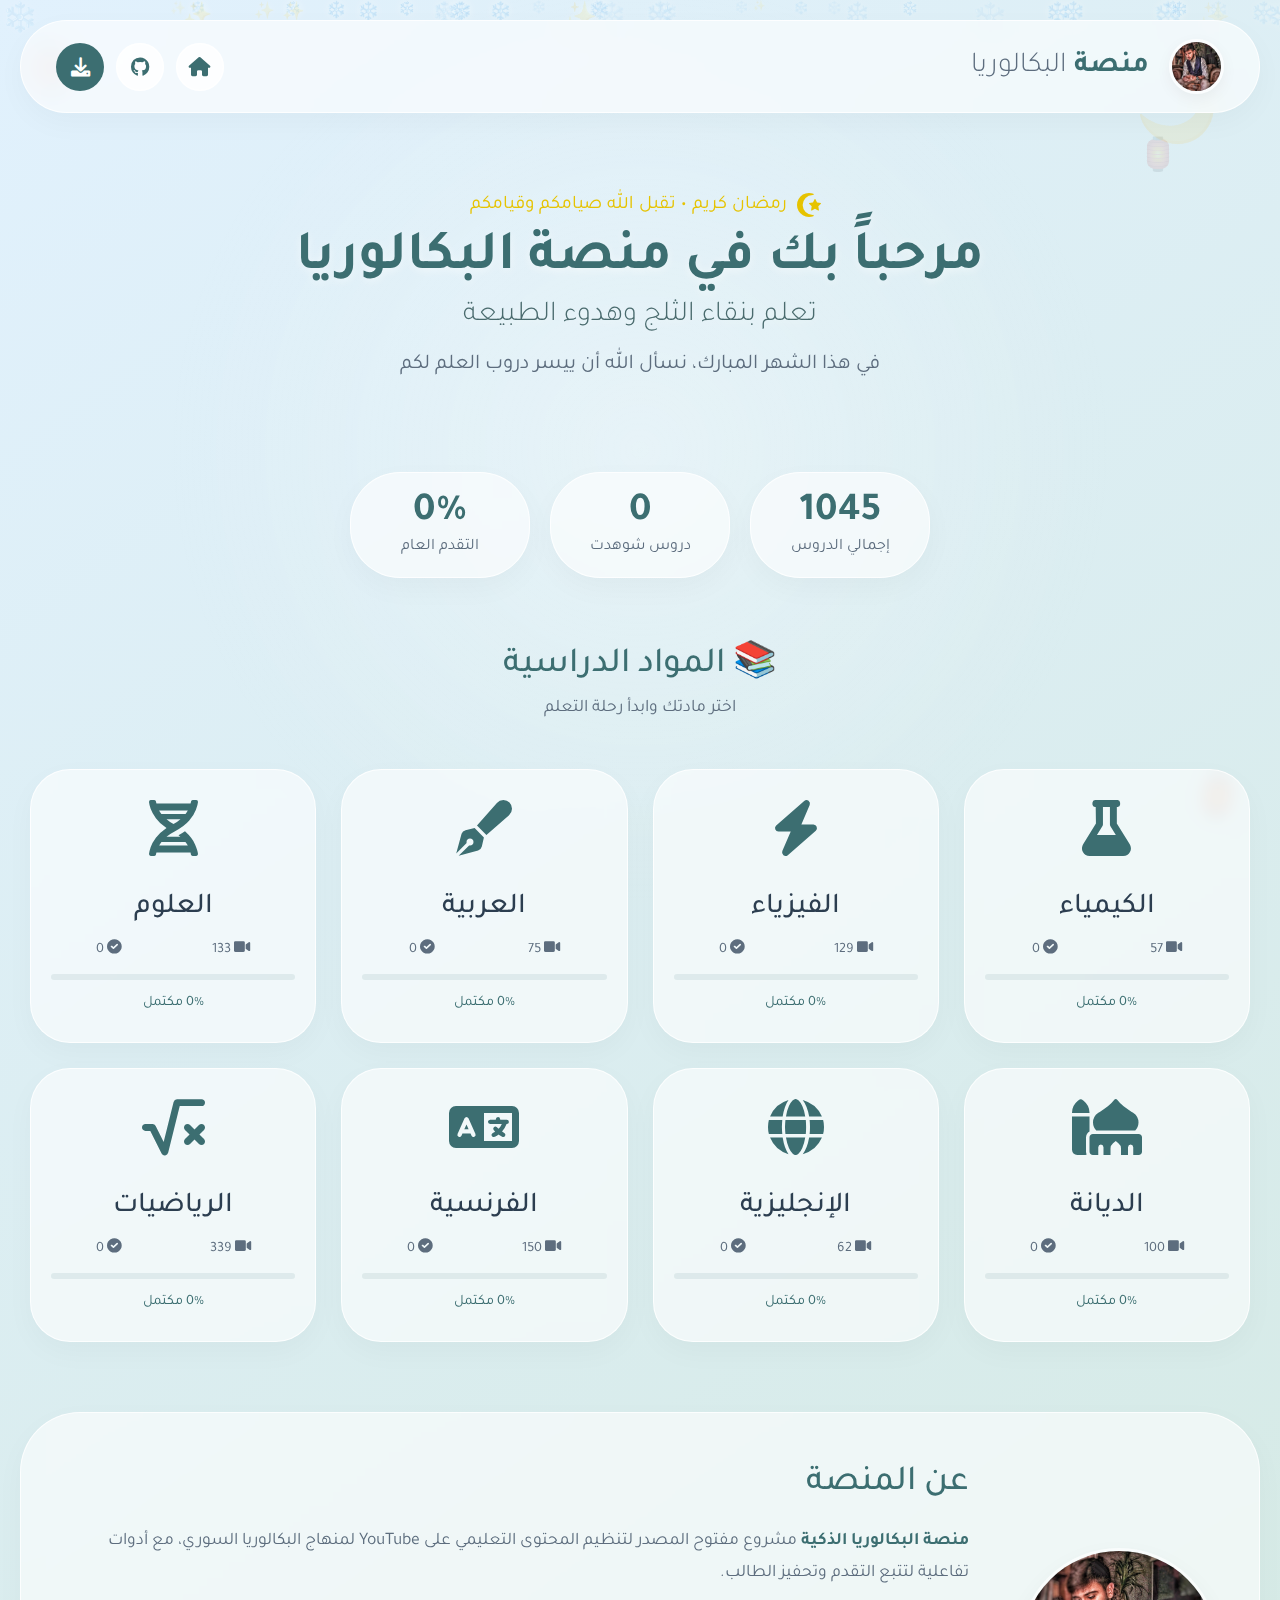
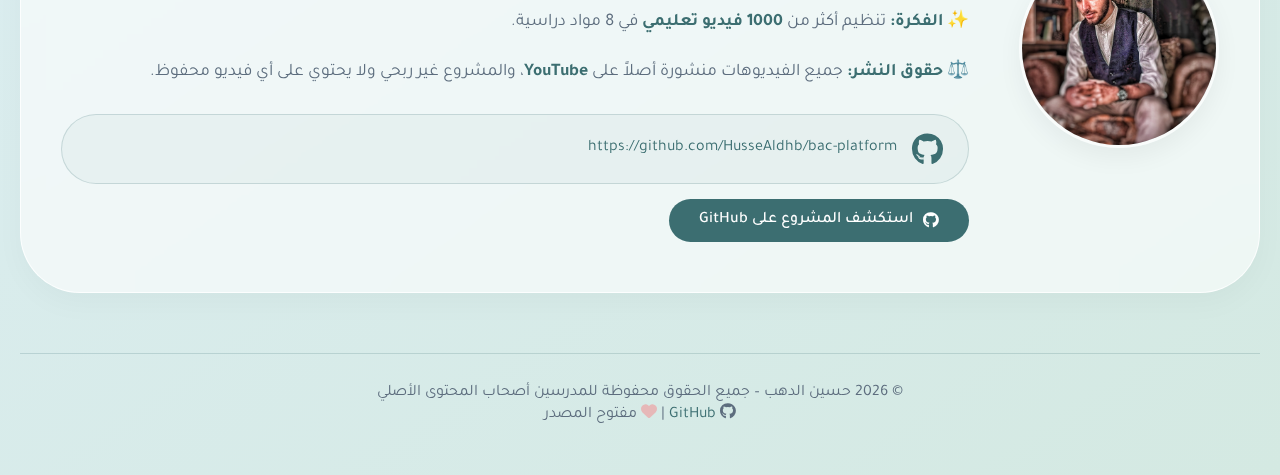
<file: welcome.html>
<!DOCTYPE html>
<html lang="ar" dir="rtl">
<head>
    <meta charset="UTF-8">
    <meta name="viewport" content="width=device-width, initial-scale=1.0">
    <title>منصة البكالوريا – رمضانك معنا</title>
    <script>
    // وضع علامة في sessionStorage تفيد بأن المستخدم قد تم توجيهه إلى welcome.html
    sessionStorage.setItem('welcomed', 'true');
    </script>
    <!-- Fonts & Icons -->
    <link href="https://fonts.googleapis.com/css2?family=Cairo:wght@400;500;600;700&family=Tajawal:wght@300;400;500;700&display=swap" rel="stylesheet">
    <link rel="stylesheet" href="https://cdnjs.cloudflare.com/ajax/libs/font-awesome/6.0.0-beta3/css/all.min.css">
    
    <!-- PWA manifest -->
    <link rel="manifest" href="manifest.json">
    <meta name="theme-color" content="#a8d8ea">
    
    <style>
        /* ===== متغيرات الألوان الطبيعية مع لمسة رمضانية ===== */
        :root {
            --snow-white: #f9fbfd;
            --ice-blue: #e1f1fd;
            --mist-green: #d4e9e2;
            --soft-lavender: #e2ddf2;
            --pearl: #f5efe6;
            --warm-sand: #f7f3e9;
            --deep-teal: #3c6e71;
            --ramadan-gold: #e6c300;
            --ramadan-glow: rgba(230, 195, 0, 0.15);
            --text-soft: #2c3e50;
            --text-light: #5d6d7e;
            --shadow-soft: 0 10px 30px rgba(0, 0, 0, 0.03);
            --glass-bg: rgba(255, 255, 255, 0.6);
            --glass-border: rgba(255, 255, 255, 0.8);
        }

        * {
            margin: 0;
            padding: 0;
            box-sizing: border-box;
             }

        body {
            font-family: 'Tajawal', 'Cairo', sans-serif;
            background: linear-gradient(145deg, var(--ice-blue) 0%, var(--mist-green) 100%);
            color: var(--text-soft);
            min-height: 100vh;
            position: relative;
            overflow-x: hidden;
        }

        /* ===== زخارف رمضانية متحركة ===== */
        .ramadan-decor {
            position: fixed;
            top: 0;
            left: 0;
            width: 100%;
            height: 100%;
            pointer-events: none;
            z-index: 0;
        }

        .lantern {
            position: absolute;
            color: var(--ramadan-gold);
            font-size: 2.5rem;
            opacity: 0.15;
            animation: floatLantern 8s infinite alternate ease-in-out;
        }

        .lantern-1 { top: 5%; left: 2%; transform: rotate(-5deg); }
        .lantern-2 { bottom: 8%; right: 3%; transform: rotate(8deg); animation-delay: -2s; }
        .lantern-3 { top: 15%; right: 8%; font-size: 2rem; opacity: 0.1; }
        
        .crescent {
            position: absolute;
            top: 8%;
            right: 5%;
            font-size: 4rem;
            color: var(--ramadan-gold);
            opacity: 0.1;
            transform: rotate(15deg);
            animation: glowCrescent 5s infinite alternate;
        }

        @keyframes floatLantern {
            from { transform: translateY(0) rotate(-5deg); }
            to { transform: translateY(-20px) rotate(5deg); }
        }

        @keyframes glowCrescent {
            from { opacity: 0.1; text-shadow: 0 0 10px var(--ramadan-gold); }
            to { opacity: 0.2; text-shadow: 0 0 30px var(--ramadan-gold); }
        }

        /* ===== حبات الثلج مع لمسة ذهبية خفيفة ===== */
        .snowflakes {
            position: fixed;
            top: 0;
            left: 0;
            width: 100%;
            height: 100%;
            pointer-events: none;
            z-index: 1;
        }

        .snowflake {
            position: absolute;
            color: rgba(255, 255, 255, 0.6);
            font-size: 1.5rem;
            user-select: none;
            animation: fall linear infinite;
            text-shadow: 0 0 10px rgba(255,255,255,0.8);
        }

        .snowflake::before {
            content: "❄️";
        }

        .snowflake.golden {
            color: rgba(230, 195, 0, 0.3);
        }

        .snowflake.golden::before {
            content: "✨";
        }

        @keyframes fall {
            from { transform: translateY(-10vh) rotate(0deg); }
            to { transform: translateY(100vh) rotate(360deg); }
        }

        /* ===== طبقة ضبابية ناعمة ===== */
        .soft-mist {
            position: fixed;
            top: 0;
            left: 0;
            width: 100%;
            height: 100%;
            background: radial-gradient(circle at 50% 50%, rgba(255,255,255,0.3) 0%, transparent 60%);
            z-index: 2;
            pointer-events: none;
        }

        /* ===== الحاوية الرئيسية ===== */
        .app-container {
            max-width: 1300px;
            margin: 0 auto;
            padding: 20px;
            position: relative;
            z-index: 10;
        }

        /* ===== الهيدر الزجاجي الناعم ===== */
        .header {
            display: flex;
            justify-content: space-between;
            align-items: center;
            padding: 18px 35px;
            background: var(--glass-bg);
            backdrop-filter: blur(15px);
            -webkit-backdrop-filter: blur(15px);
            border-radius: 60px;
            border: 1px solid var(--glass-border);
            box-shadow: var(--shadow-soft);
            margin-bottom: 50px;
            position: relative;
            z-index: 20;
        }

        .logo-wrapper {
            display: flex;
            align-items: center;
            gap: 20px;
        }

        .profile-img {
            width: 55px;
            height: 55px;
            border-radius: 50%;
            object-fit: cover;
            border: 3px solid rgba(255, 255, 255, 0.7);
            box-shadow: 0 5px 15px rgba(0,0,0,0.05);
            transition: transform 0.3s ease;
        }

        .profile-img:hover {
            transform: scale(1.05);
        }

        .logo-text {
            font-size: 1.8rem;
            font-weight: 600;
            color: var(--deep-teal);
            letter-spacing: -0.5px;
        }

        .logo-text span {
            font-weight: 300;
            color: var(--text-light);
        }

        .header-controls {
            display: flex;
            gap: 12px;
        }

        .control-btn {
            width: 48px;
            height: 48px;
            border-radius: 50%;
            background: var(--glass-bg);
            border: 1px solid var(--glass-border);
            color: var(--deep-teal);
            font-size: 1.2rem;
            cursor: pointer;
            transition: all 0.3s;
            backdrop-filter: blur(5px);
            display: flex;
            align-items: center;
            justify-content: center;
        }

        .control-btn:hover {
            background: rgba(255, 255, 255, 0.8);
            transform: translateY(-3px);
            box-shadow: 0 10px 20px rgba(0,0,0,0.02);
        }

        #installBtn {
            background: var(--deep-teal);
            color: white;
            border: none;
        }

        #installBtn:hover {
            background: #2c5a5d;
        }

        /* ===== قسم الترحيب الرمضاني ===== */
        .welcome-section {
            text-align: center;
            margin-bottom: 60px;
            padding: 30px 20px;
            position: relative;
            z-index: 15;
        }

        .ramadan-greeting {
            font-size: 1.2rem;
            color: var(--ramadan-gold);
            margin-bottom: 10px;
            display: flex;
            align-items: center;
            justify-content: center;
            gap: 10px;
        }

        .ramadan-greeting i {
            font-size: 1.5rem;
            animation: gentleWobble 3s infinite;
        }

        @keyframes gentleWobble {
            0%, 100% { transform: rotate(0deg); }
            25% { transform: rotate(10deg); }
            75% { transform: rotate(-5deg); }
        }

        .welcome-title {
            font-size: 3.5rem;
            font-weight: 600;
            color: var(--deep-teal);
            margin-bottom: 15px;
            line-height: 1.2;
            text-shadow: 0 2px 10px rgba(255,255,255,0.5);
        }

        .welcome-title span {
            color: #4a6b6e;
            font-weight: 300;
            display: block;
            font-size: 1.8rem;
            margin-top: 5px;
        }

        .welcome-subtitle {
            font-size: 1.3rem;
            color: var(--text-light);
            max-width: 700px;
            margin: 0 auto;
            line-height: 1.6;
        }

        /* ===== إحصائيات ناعمة ===== */
        .stats-container {
            display: flex;
            justify-content: center;
            gap: 20px;
            flex-wrap: wrap;
            margin-bottom: 60px;
        }

        .stat-soft {
            background: var(--glass-bg);
            backdrop-filter: blur(10px);
            border: 1px solid var(--glass-border);
            border-radius: 50px;
            padding: 20px 35px;
            min-width: 180px;
            text-align: center;
            box-shadow: var(--shadow-soft);
            transition: transform 0.3s;
        }

        .stat-soft:hover {
            transform: translateY(-5px);
            background: rgba(255, 255, 255, 0.7);
        }

        .stat-number {
            font-size: 2.5rem;
            font-weight: 600;
            color: var(--deep-teal);
            line-height: 1;
        }

        .stat-label {
            font-size: 1rem;
            color: var(--text-light);
            margin-top: 5px;
        }

        /* ===== عنوان المواد ===== */
        .section-heading {
            text-align: center;
            margin-bottom: 40px;
        }

        .section-heading h2 {
            font-size: 2.2rem;
            font-weight: 500;
            color: var(--deep-teal);
            margin-bottom: 10px;
        }

        .section-heading p {
            color: var(--text-light);
            font-size: 1.1rem;
        }

        /* ===== شبكة المواد بتصميم كروت زجاجية ===== */
        .cards-grid {
            display: grid;
            grid-template-columns: repeat(auto-fit, minmax(260px, 1fr));
            gap: 25px;
            padding: 10px;
            margin-bottom: 60px;
        }

        .subject-card {
            background: var(--glass-bg);
            backdrop-filter: blur(8px);
            border: 1px solid var(--glass-border);
            border-radius: 40px;
            padding: 30px 20px;
            text-align: center;
            transition: all 0.3s;
            text-decoration: none;
            color: inherit;
            display: block;
            box-shadow: var(--shadow-soft);
            position: relative;
            overflow: hidden;
        }

        .subject-card::before {
            content: '';
            position: absolute;
            top: 0;
            left: 0;
            right: 0;
            height: 3px;
            background: linear-gradient(90deg, transparent, var(--deep-teal), transparent);
            opacity: 0;
            transition: opacity 0.3s;
        }

        .subject-card:hover::before {
            opacity: 1;
        }

        .subject-card:hover {
            transform: translateY(-8px);
            background: rgba(255, 255, 255, 0.7);
            box-shadow: 0 20px 30px rgba(0,0,0,0.05);
        }

        .card-icon {
            font-size: 3.5rem;
            margin-bottom: 15px;
            color: var(--deep-teal);
        }

        .card-title {
            font-size: 1.8rem;
            font-weight: 500;
            margin-bottom: 15px;
            color: var(--text-soft);
        }

        .card-stats {
            display: flex;
            justify-content: space-around;
            color: var(--text-light);
            font-size: 0.9rem;
            margin: 15px 0;
        }

        .progress-soft {
            background: rgba(60, 110, 113, 0.1);
            height: 6px;
            border-radius: 3px;
            margin: 15px 0;
            overflow: hidden;
        }

        .progress-fill-soft {
            height: 100%;
            border-radius: 3px;
            transition: width 0.4s;
        }

        .card-percent {
            font-size: 0.9rem;
            color: var(--deep-teal);
        }

        /* ===== قسم عن المنصة – تصميم طبيعي ===== */
        .nature-section {
            background: var(--glass-bg);
            backdrop-filter: blur(10px);
            border: 1px solid var(--glass-border);
            border-radius: 60px;
            padding: 50px 40px;
            margin: 50px 0;
            box-shadow: var(--shadow-soft);
        }

        .nature-content {
            display: flex;
            gap: 50px;
            align-items: center;
            flex-wrap: wrap;
        }

        .profile-large-wrapper {
            position: relative;
            flex-shrink: 0;
        }

        .profile-large {
            width: 200px;
            height: 200px;
            border-radius: 50%;
            object-fit: cover;
            border: 3px solid rgba(255, 255, 255, 0.6);
            box-shadow: 0 10px 25px rgba(0,0,0,0.05);
        }

        .nature-text {
            flex: 1;
        }

        .nature-text h3 {
            font-size: 2.2rem;
            font-weight: 500;
            color: var(--deep-teal);
            margin-bottom: 20px;
        }

        .nature-text p {
            margin-bottom: 18px;
            line-height: 1.8;
            color: var(--text-light);
            font-size: 1.1rem;
        }

        .nature-text strong {
            color: var(--deep-teal);
            font-weight: 600;
        }

        .github-soft {
            background: rgba(60, 110, 113, 0.05);
            border: 1px solid rgba(60, 110, 113, 0.2);
            border-radius: 40px;
            padding: 18px 25px;
            margin: 25px 0 15px;
            display: flex;
            align-items: center;
            gap: 15px;
            flex-wrap: wrap;
        }

        .github-soft i {
            font-size: 2rem;
            color: var(--deep-teal);
        }

        .github-link {
            color: var(--deep-teal);
            text-decoration: none;
            word-break: break-all;
            font-size: 1rem;
        }

        .github-link:hover {
            text-decoration: underline;
        }

        .btn-soft {
            display: inline-flex;
            align-items: center;
            gap: 10px;
            background: var(--deep-teal);
            color: white;
            padding: 12px 30px;
            border-radius: 40px;
            text-decoration: none;
            font-weight: 500;
            transition: all 0.3s;
            border: none;
            cursor: pointer;
        }

        .btn-soft:hover {
            background: #2c5a5d;
            transform: translateY(-3px);
            box-shadow: 0 10px 20px rgba(60, 110, 113, 0.2);
        }

        /* ===== تذييل ===== */
        .footer {
            text-align: center;
            margin-top: 60px;
            padding: 30px;
            color: var(--text-light);
            border-top: 1px solid rgba(60, 110, 113, 0.2);
        }

        .footer a {
            color: var(--deep-teal);
            text-decoration: none;
        }

        .footer-heart {
            color: #e6b8b8;
        }

        /* ===== زر العودة للأعلى ===== */
        .scroll-soft {
            position: fixed;
            bottom: 30px;
            right: 30px;
            width: 55px;
            height: 55px;
            border-radius: 50%;
            background: var(--glass-bg);
            backdrop-filter: blur(10px);
            border: 1px solid var(--glass-border);
            color: var(--deep-teal);
            font-size: 1.5rem;
            cursor: pointer;
            display: flex;
            align-items: center;
            justify-content: center;
            transition: all 0.3s;
            z-index: 100;
            opacity: 0;
            visibility: hidden;
        }

        .scroll-soft.visible {
            opacity: 1;
            visibility: visible;
        }

        .scroll-soft:hover {
            background: rgba(255, 255, 255, 0.8);
            transform: scale(1.1);
        }

        /* ===== تصميم متجاوب ===== */
        @media (max-width: 768px) {
            .header {
                flex-direction: column;
                gap: 15px;
                padding: 18px;
            }
            
            .welcome-title {
                font-size: 2.5rem;
            }
            
            .welcome-title span {
                font-size: 1.3rem;
            }
            
            .nature-content {
                flex-direction: column;
                text-align: center;
            }
            
            .github-soft {
                flex-direction: column;
                text-align: center;
            }
        }
    </style>
</head>
<body>
    <!-- زخارف رمضانية خلفية -->
    <div class="ramadan-decor">
        <div class="lantern lantern-1">🏮</div>
        <div class="lantern lantern-2">🏮</div>
        <div class="lantern lantern-3">🏮</div>
        <div class="crescent">🌙</div>
    </div>

    <!-- حبات الثلج مع لمسة ذهبية -->
    <div class="snowflakes" id="snowflakes"></div>
    <div class="soft-mist"></div>

    <div class="app-container">
        <!-- الهيدر -->
        <header class="header">
            <div class="logo-wrapper">
                <img src="assets/images/profile.png" alt="حسين الدهب" class="profile-img" onerror="this.style.display='none'">
                <div class="logo-text">منصة <span>البكالوريا</span></div>
            </div>
            <div class="header-controls">
                 <button class="control-btn" onclick="window.location.href='index.html'">
                    <i class="fas fa-home"></i>
                </button>
               <button class="control-btn" onclick="window.open('https://github.com/HussenAldhb/bac-platform', '_blank')">
                    <i class="fab fa-github"></i>
                </button>
                <button class="control-btn" onclick="installApp()" id="installBtn">
                    <i class="fas fa-download"></i>
                </button>
            </div>
        </header>

        <!-- قسم الترحيب الرمضاني -->
        <section class="welcome-section">
            <div class="ramadan-greeting">
                <i class="fas fa-star-and-crescent"></i>
                <span>رمضان كريم • تقبل الله صيامكم وقيامكم</span>
                <i class="fas fa-lantern"></i>
            </div>
            <h1 class="welcome-title">
                مرحباً بك في منصة البكالوريا
                <span>تعلم بنقاء الثلج وهدوء الطبيعة</span>
            </h1>
            <p class="welcome-subtitle">
                في هذا الشهر المبارك، نسأل الله أن ييسر دروب العلم لكم
            </p>
        </section>

        <!-- إحصائيات ناعمة -->
        <div class="stats-container">
            <div class="stat-soft">
                <span class="stat-number" id="totalLessons">0</span>
                <div class="stat-label">إجمالي الدروس</div>
            </div>
            <div class="stat-soft">
                <span class="stat-number" id="watchedLessons">0</span>
                <div class="stat-label">دروس شوهدت</div>
            </div>
            <div class="stat-soft">
                <span class="stat-number" id="overallProgress">0%</span>
                <div class="stat-label">التقدم العام</div>
            </div>
        </div>

        <!-- عنوان المواد -->
        <div class="section-heading">
            <h2>📚 المواد الدراسية</h2>
            <p>اختر مادتك وابدأ رحلة التعلم</p>
        </div>

        <!-- شبكة المواد -->
        <div class="cards-grid" id="cardsGrid"></div>

        <!-- قسم عن المنصة -->
        <section class="nature-section">
            <div class="nature-content">
                <div class="profile-large-wrapper">
                    <img src="assets/images/profile.png" alt="حسين الدهب" class="profile-large" onerror="this.style.display='none'">
                </div>
                <div class="nature-text">
                    <h3>عن المنصة</h3>
                    <p><strong>منصة البكالوريا الذكية</strong> مشروع مفتوح المصدر لتنظيم المحتوى التعليمي على YouTube لمنهاج البكالوريا السوري، مع أدوات تفاعلية لتتبع التقدم وتحفيز الطالب.</p>
                    <p><strong>✨ الفكرة:</strong> تنظيم أكثر من <strong>1000 فيديو تعليمي</strong> في 8 مواد دراسية.</p>
                    <p><strong>⚖️ حقوق النشر:</strong> جميع الفيديوهات منشورة أصلاً على <strong>YouTube</strong>، والمشروع غير ربحي ولا يحتوي على أي فيديو محفوظ.</p>
                    
                    <div class="github-soft">
                        <i class="fab fa-github"></i>
                        <a href="https://github.com/HusseAldhb/bac-platform" target="_blank" class="github-link">
                            https://github.com/HusseAldhb/bac-platform
                        </a>
                    </div>
                    
                    <a href="https://github.com/HusseAldhb/bac-platform" target="_blank" class="btn-soft">
                        <i class="fab fa-github"></i>
                        استكشف المشروع على GitHub
                    </a>
                </div>
            </div>
        </section>

        <!-- تذييل -->
        <footer class="footer">
            <p>© 2026 حسين الدهب – جميع الحقوق محفوظة للمدرسين أصحاب المحتوى الأصلي</p>
            <p>
                <i class="fab fa-github"></i> <a href="https://github.com/HusseAldhb/bac-platform" target="_blank">GitHub</a> 
                | <i class="fas fa-heart footer-heart"></i> مفتوح المصدر
            </p>
        </footer>
    </div>

    <!-- زر العودة للأعلى -->
    <button class="scroll-soft" id="scrollTop" onclick="window.scrollTo({top:0,behavior:'smooth'})">
        <i class="fas fa-arrow-up"></i>
    </button>

    <script>
        // ==================== بيانات المواد ====================
        const SUBJECTS = [
            { id: 'chem', name: 'الكيمياء', icon: 'fas fa-flask', file: 'pages/che.html', totalVideos: 57, color: '#3c6e71', storageKey: 'chem_watched' },
            { id: 'phy', name: 'الفيزياء', icon: 'fas fa-bolt', file: 'pages/phy.html', totalVideos: 129, color: '#3c6e71', storageKey: 'phys_watched' },
            { id: 'ar', name: 'العربية', icon: 'fas fa-pen-fancy', file: 'pages/ar.html', totalVideos: 75, color: '#3c6e71', storageKey: 'arabic_watched' },
            { id: 'sci', name: 'العلوم', icon: 'fas fa-dna', file: 'pages/sci.html', totalVideos: 133, color: '#3c6e71', storageKey: 'sci_watched' },
            { id: 'isl', name: 'الديانة', icon: 'fas fa-mosque', file: 'pages/isl.html', totalVideos: 100, color: '#3c6e71', storageKey: 'deen_watched' },
            { id: 'en', name: 'الإنجليزية', icon: 'fas fa-globe', file: 'pages/en.html', totalVideos: 62, color: '#3c6e71', storageKey: 'engWatched' },
            { id: 'fr', name: 'الفرنسية', icon: 'fas fa-language', file: 'pages/fr.html', totalVideos: 150, color: '#3c6e71', storageKey: 'french_ultime_progress' },
            { id: 'math', name: 'الرياضيات', icon: 'fas fa-square-root-alt', file: 'pages/ma.html', totalVideos: 339, color: '#3c6e71', storageKey: 'mathWatched' }
        ];

        // ==================== دوال التقدم ====================
        function getWatchedCount(subject) {
            try {
                const stored = localStorage.getItem(subject.storageKey);
                if (!stored) return 0;
                if (subject.id === 'fr') {
                    const data = JSON.parse(stored);
                    return data.watched ? data.watched.length : 0;
                }
                const arr = JSON.parse(stored);
                return Array.isArray(arr) ? arr.length : 0;
            } catch (e) {
                return 0;
            }
        }

        function updateStats() {
            let total = 0, watched = 0;
            SUBJECTS.forEach(s => {
                total += s.totalVideos;
                watched += getWatchedCount(s);
            });
            const percent = total ? Math.round((watched / total) * 100) : 0;
            document.getElementById('totalLessons').textContent = total;
            document.getElementById('watchedLessons').textContent = watched;
            document.getElementById('overallProgress').textContent = percent + '%';
        }

        function renderCards() {
            const grid = document.getElementById('cardsGrid');
            grid.innerHTML = '';
            SUBJECTS.forEach(sub => {
                const watched = getWatchedCount(sub);
                const percent = sub.totalVideos ? Math.round((watched / sub.totalVideos) * 100) : 0;
                const card = document.createElement('a');
                card.className = 'subject-card';
                card.href = sub.file;
                card.innerHTML = `
                    <div class="card-icon"><i class="${sub.icon}"></i></div>
                    <div class="card-title">${sub.name}</div>
                    <div class="card-stats">
                        <span><i class="fas fa-video"></i> ${sub.totalVideos}</span>
                        <span><i class="fas fa-check-circle"></i> ${watched}</span>
                    </div>
                    <div class="progress-soft">
                        <div class="progress-fill-soft" style="width: ${percent}%; background: ${sub.color};"></div>
                    </div>
                    <div class="card-percent">${percent}% مكتمل</div>
                `;
                grid.appendChild(card);
            });
        }

        // ==================== حبات الثلج الممزوجة بنجوم ذهبية ====================
        function createSnowflakes() {
            const snowContainer = document.getElementById('snowflakes');
            for (let i = 0; i < 40; i++) {
                const snowflake = document.createElement('div');
                snowflake.className = 'snowflake';
                if (i % 5 === 0) snowflake.classList.add('golden');
                snowflake.style.left = Math.random() * 100 + '%';
                snowflake.style.animationDuration = Math.random() * 5 + 5 + 's';
                snowflake.style.fontSize = Math.random() * 20 + 10 + 'px';
                snowflake.style.opacity = Math.random() * 0.4 + 0.2;
                snowContainer.appendChild(snowflake);
            }
        }

        // ==================== PWA Installation ====================
        let deferredPrompt;
        window.addEventListener('beforeinstallprompt', (e) => {
            e.preventDefault();
            deferredPrompt = e;
            document.getElementById('installBtn').style.display = 'flex';
        });

        function installApp() {
            if (!deferredPrompt) return;
            deferredPrompt.prompt();
            deferredPrompt.userChoice.then(() => {
                deferredPrompt = null;
                document.getElementById('installBtn').style.display = 'none';
            });
        }

        window.addEventListener('appinstalled', () => {
            document.getElementById('installBtn').style.display = 'none';
        });

        // Service Worker
        if ('serviceWorker' in navigator) {
            navigator.serviceWorker.register('sw.js');
        }

        // ==================== زر العودة للأعلى ====================
        window.addEventListener('scroll', () => {
            const btn = document.getElementById('scrollTop');
            if (window.scrollY > 400) btn.classList.add('visible');
            else btn.classList.remove('visible');
        });

        // ==================== بدء التشغيل ====================
        window.onload = function() {
            updateStats();
            renderCards();
            createSnowflakes();
        };
    </script>
</body>
</html>
</file>
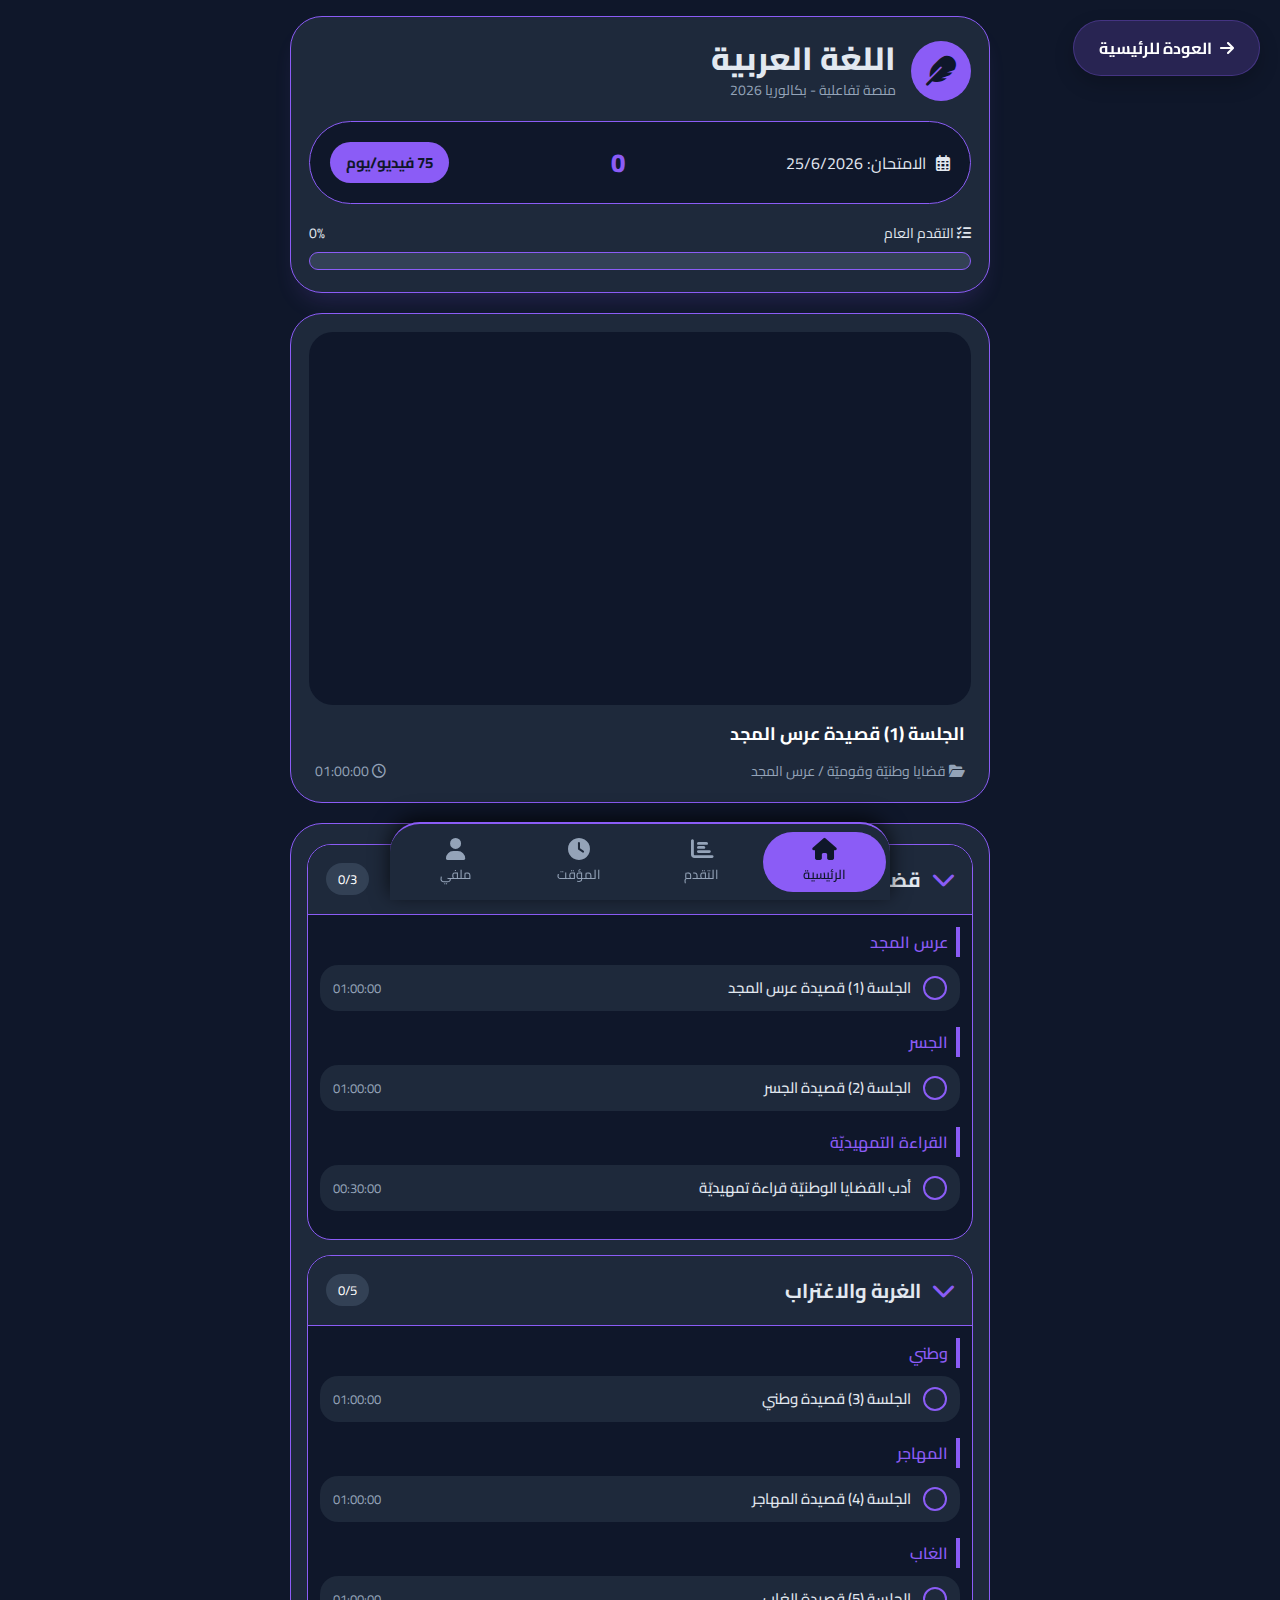
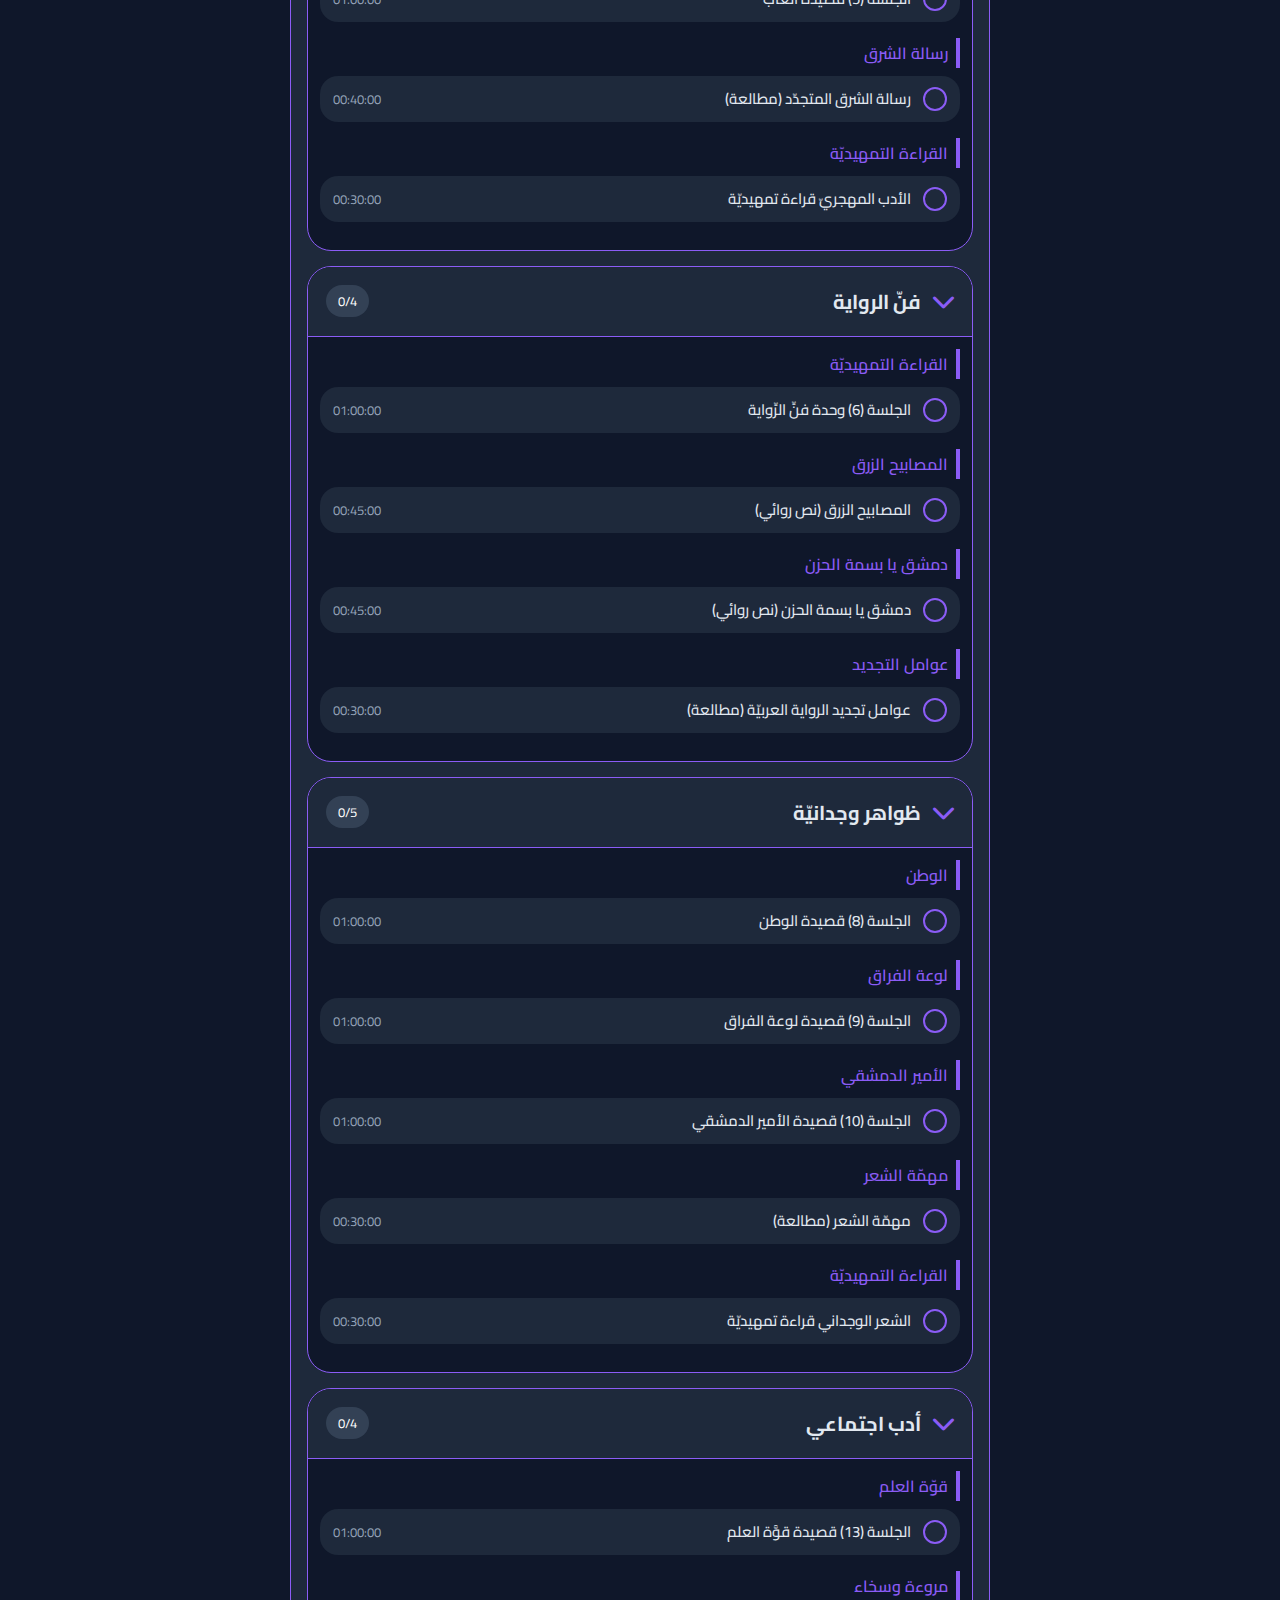
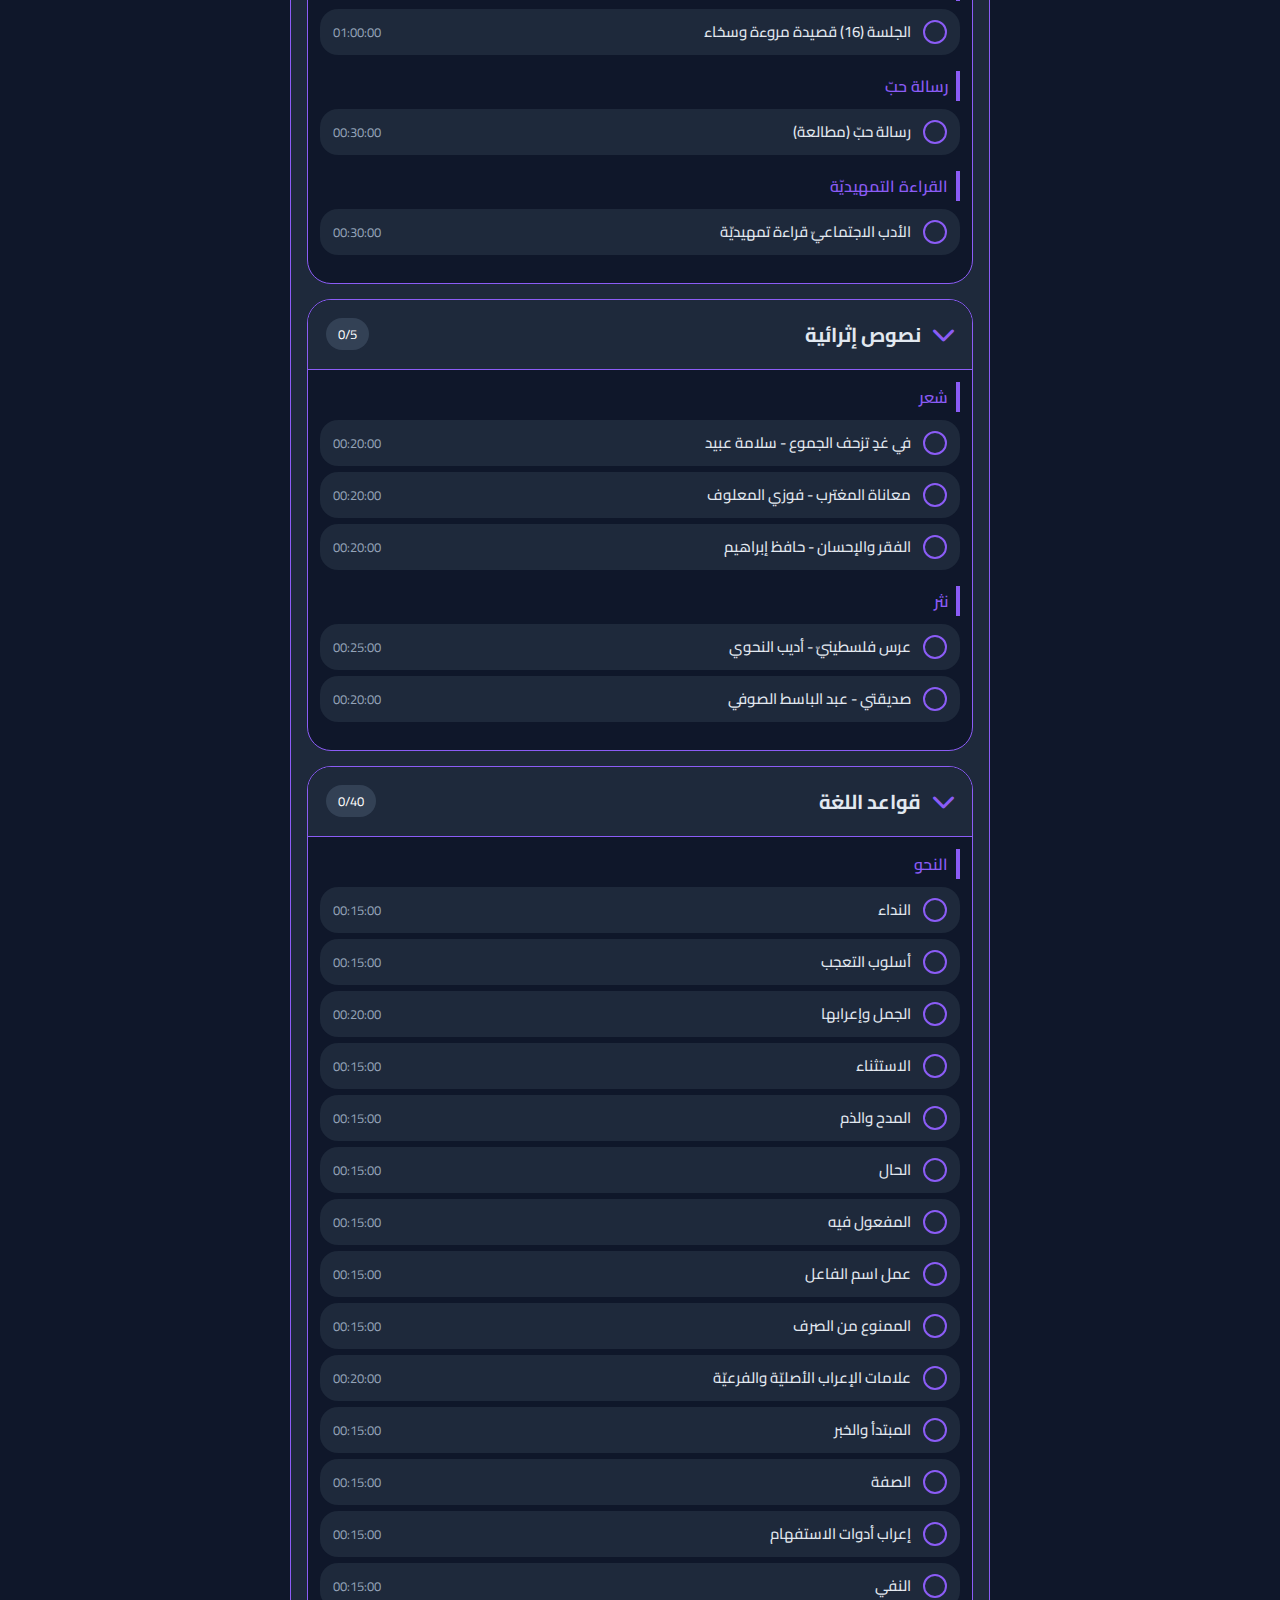
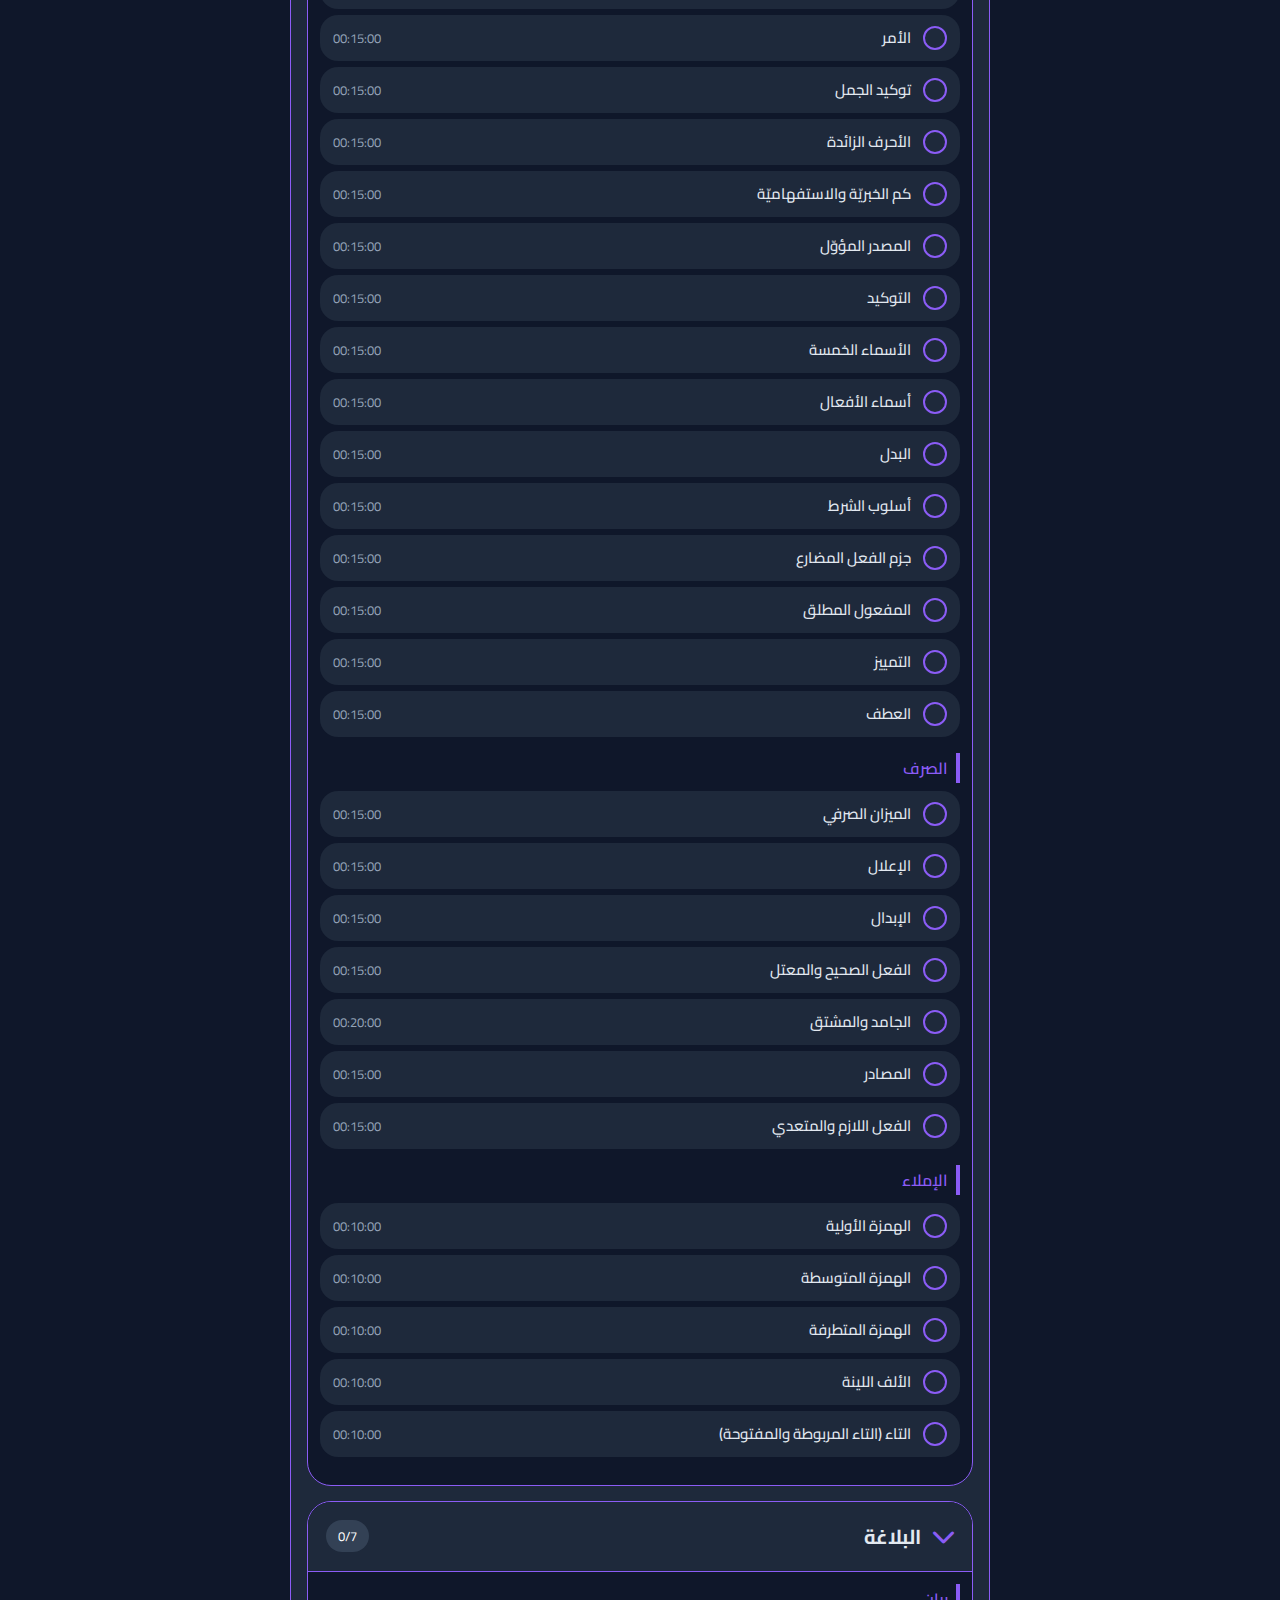
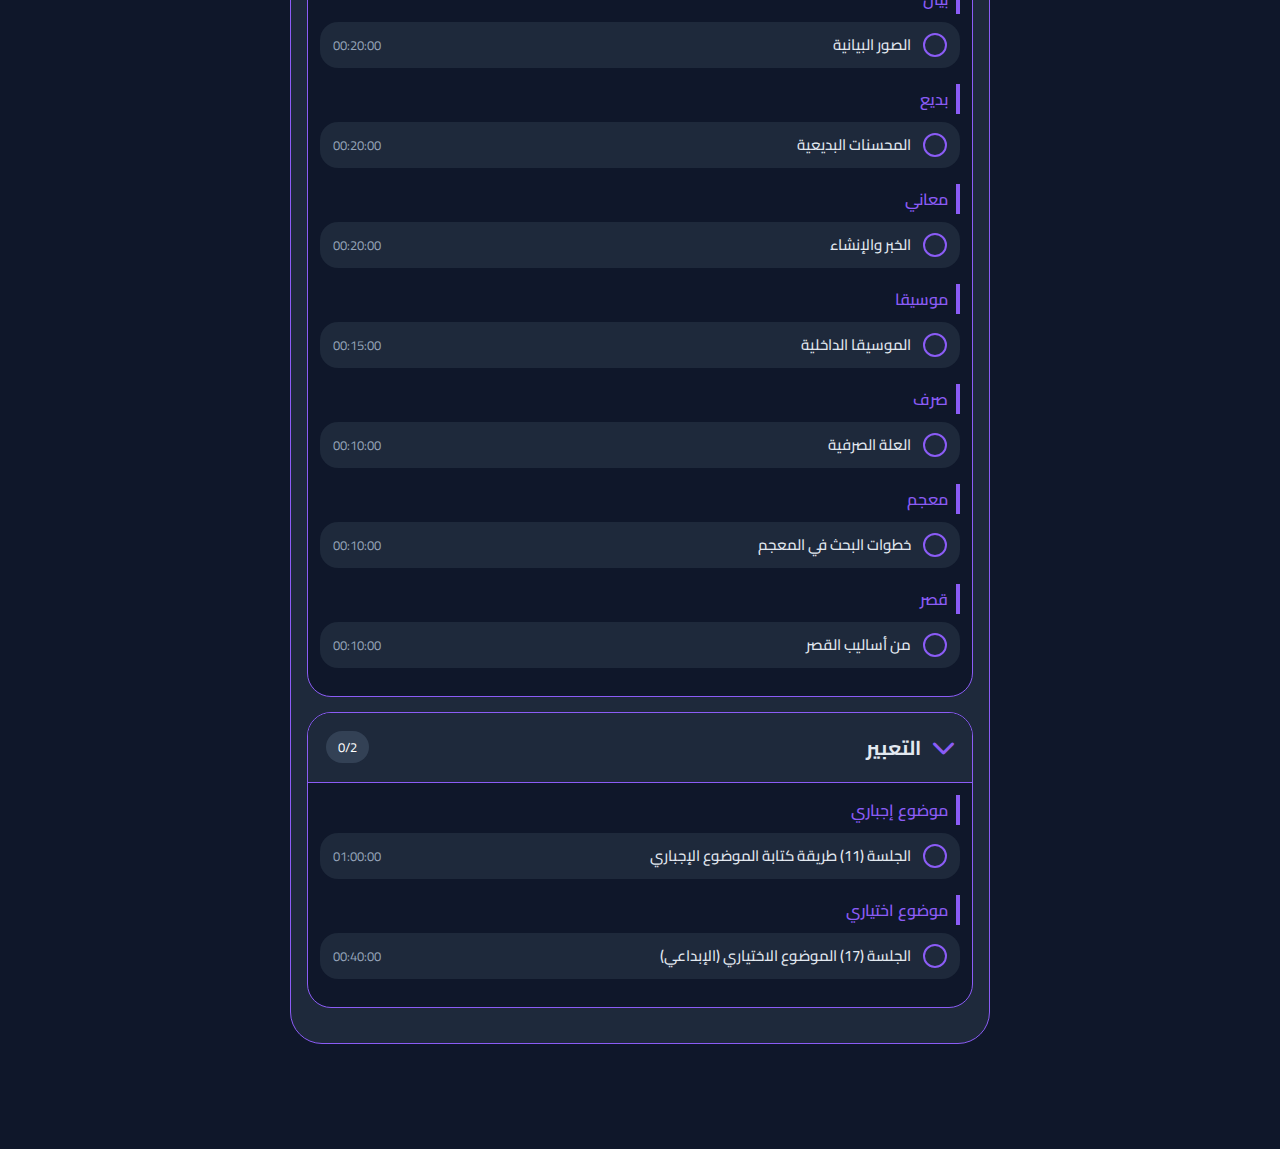
<file: pages/ar.html>
<!DOCTYPE html>
<html lang="ar" dir="rtl">
<head>
    <meta charset="UTF-8">
    <meta name="viewport" content="width=device-width, initial-scale=1.0, maximum-scale=1.0, user-scalable=yes">
    <title>📚 اللغة العربية - البكالوريا</title>
    <!-- Font Awesome 6 -->
    <link rel="stylesheet" href="https://cdnjs.cloudflare.com/ajax/libs/font-awesome/6.0.0-beta3/css/all.min.css">
    <!-- Google Fonts: Cairo / Tajawal -->
    <link rel="preconnect" href="https://fonts.googleapis.com">
    <link rel="preconnect" href="https://fonts.gstatic.com" crossorigin>
    <link href="https://fonts.googleapis.com/css2?family=Cairo:wght@400;500;600;700;800&family=Tajawal:wght@400;500;700;900&display=swap" rel="stylesheet">
    <style>
        * {
            margin: 0;
            padding: 0;
            box-sizing: border-box;
            font-family: 'Cairo', 'Tajawal', sans-serif;
        }
        body {
            background-color: #0f172a;
            color: #e2e8f0;
            padding: 16px 12px 80px 12px;
            min-height: 100vh;
        }
        .bottom-nav {
            position: fixed;
            bottom: 0;
            left: 0;
            right: 0;
            background: #1e293b;
            border-top: 2px solid #8b5cf6;
            display: flex;
            justify-content: space-around;
            padding: 8px 4px;
            border-radius: 30px 30px 0 0;
            box-shadow: 0 -5px 20px rgba(0,0,0,0.7);
            z-index: 1000;
            backdrop-filter: blur(8px);
            max-width: 500px;
            margin: 0 auto;
        }
        .nav-item {
            display: flex;
            flex-direction: column;
            align-items: center;
            color: #94a3b8;
            transition: 0.2s;
            font-size: 13px;
            padding: 6px 12px;
            border-radius: 40px;
            cursor: pointer;
            flex: 1;
        }
        .nav-item i {
            font-size: 22px;
            margin-bottom: 2px;
        }
        .nav-item.active {
            background: #8b5cf6;
            color: #0f172a;
            font-weight: 600;
        }
        .container {
            max-width: 700px;
            margin: 0 auto;
        }
        .header-card {
            background: #1e293b;
            border-radius: 32px;
            padding: 22px 18px;
            border: 1px solid #8b5cf6;
            box-shadow: 0 15px 25px -10px #8b5cf633;
            margin-bottom: 20px;
        }
        .subject-title {
            display: flex;
            align-items: center;
            gap: 15px;
            margin-bottom: 18px;
        }
        .subject-icon {
            background: #8b5cf6;
            width: 60px;
            height: 60px;
            border-radius: 30px;
            display: flex;
            align-items: center;
            justify-content: center;
            font-size: 30px;
            color: #0f172a;
        }
        .subject-name h1 {
            font-size: 2rem;
            font-weight: 800;
            line-height: 1.2;
        }
        .subject-name p {
            color: #94a3b8;
            font-size: 14px;
        }
        .exam-timer {
            background: #0f172a;
            border-radius: 50px;
            padding: 16px 20px;
            display: flex;
            align-items: center;
            justify-content: space-between;
            border: 1px solid #8b5cf6;
            margin-top: 15px;
        }
        .timer-number {
            font-size: 26px;
            font-weight: 800;
            color: #8b5cf6;
            direction: ltr;
        }
        .daily-plan {
            font-size: 15px;
            background: #8b5cf6;
            color: #0f172a;
            padding: 6px 16px;
            border-radius: 40px;
            font-weight: 700;
        }
        .progress-section {
            margin-top: 16px;
        }
        .progress-label {
            display: flex;
            justify-content: space-between;
            font-size: 14px;
            margin-bottom: 6px;
        }
        .progress-bar-bg {
            background: #334155;
            height: 18px;
            border-radius: 30px;
            overflow: hidden;
            border: 1px solid #8b5cf6;
        }
        .progress-fill {
            height: 100%;
            background: #8b5cf6;
            width: 0%;
            border-radius: 30px;
            transition: width 0.3s;
        }
        .video-player-card {
            background: #1e293b;
            border-radius: 32px;
            padding: 18px;
            border: 1px solid #8b5cf6;
            margin-bottom: 20px;
        }
        .video-wrapper {
            position: relative;
            width: 100%;
            aspect-ratio: 16/9;
            border-radius: 24px;
            overflow: hidden;
            background: #0f172a;
        }
        .video-wrapper iframe {
            width: 100%;
            height: 100%;
            border: none;
        }
        .video-title {
            margin: 12px 0 8px;
            font-weight: 700;
            font-size: 18px;
            color: white;
            padding-right: 6px;
        }
        .video-meta {
            display: flex;
            justify-content: space-between;
            color: #94a3b8;
            font-size: 14px;
            padding: 0 6px;
        }
        .units-container {
            background: #1e293b;
            border-radius: 32px;
            padding: 20px 16px;
            border: 1px solid #8b5cf6;
            margin-bottom: 25px;
        }
        .unit-card {
            background: #0f172a;
            border-radius: 24px;
            margin-bottom: 15px;
            border: 1px solid #8b5cf6;
            overflow: hidden;
        }
        .unit-header {
            background: #1e293b;
            padding: 16px 18px;
            display: flex;
            align-items: center;
            gap: 12px;
            cursor: pointer;
            border-bottom: 1px solid #8b5cf6;
        }
        .unit-header i {
            font-size: 24px;
            color: #8b5cf6;
            transition: 0.2s;
        }
        .unit-header .unit-title {
            font-size: 20px;
            font-weight: 700;
            flex: 1;
        }
        .unit-progress {
            background: #334155;
            padding: 4px 12px;
            border-radius: 50px;
            font-size: 13px;
            color: white;
        }
        .sub-units {
            padding: 12px;
        }
        .sub-unit {
            margin-bottom: 16px;
        }
        .sub-unit-title {
            font-size: 16px;
            font-weight: 600;
            color: #8b5cf6;
            margin-bottom: 8px;
            padding-right: 8px;
            border-right: 4px solid #8b5cf6;
        }
        .lesson-list {
            list-style: none;
        }
        .lesson-item {
            display: flex;
            align-items: center;
            gap: 12px;
            padding: 10px 12px;
            background: #1e293b;
            border-radius: 18px;
            margin-bottom: 6px;
            transition: 0.2s;
            border: 1px solid transparent;
        }
        .lesson-item:hover {
            border-color: #8b5cf6;
        }
        .lesson-watch {
            width: 24px;
            height: 24px;
            border-radius: 50%;
            border: 2px solid #8b5cf6;
            background: transparent;
            cursor: pointer;
            display: flex;
            align-items: center;
            justify-content: center;
            color: #8b5cf6;
            font-size: 14px;
            flex-shrink: 0;
        }
        .lesson-watch.watched {
            background: #8b5cf6;
            color: #0f172a;
        }
        .lesson-info {
            flex: 1;
            font-size: 15px;
            font-weight: 500;
            line-height: 1.4;
            cursor: pointer;
        }
        .lesson-duration {
            font-size: 13px;
            color: #94a3b8;
            white-space: nowrap;
        }
        .progress-panel, .timer-panel, .profile-panel {
            background: #1e293b;
            border-radius: 32px;
            padding: 20px 18px;
            border: 1px solid #8b5cf6;
            margin-bottom: 20px;
        }
        .stats-grid {
            display: grid;
            grid-template-columns: 1fr 1fr;
            gap: 15px;
            margin-bottom: 20px;
        }
        .stat-card {
            background: #0f172a;
            border-radius: 24px;
            padding: 18px 12px;
            text-align: center;
            border: 1px solid #8b5cf6;
        }
        .stat-number {
            font-size: 36px;
            font-weight: 800;
            color: #8b5cf6;
        }
        .stat-label {
            font-size: 15px;
            margin-top: 5px;
        }
        .badge-container {
            display: flex;
            flex-wrap: wrap;
            gap: 12px;
            margin: 20px 0;
            justify-content: center;
        }
        .badge {
            background: #0f172a;
            border: 2px solid #334155;
            border-radius: 60px;
            padding: 12px 18px;
            display: flex;
            align-items: center;
            gap: 12px;
            font-weight: 600;
            opacity: 0.5;
        }
        .badge.achieved {
            border-color: #8b5cf6;
            background: #8b5cf6;
            color: #0f172a;
            opacity: 1;
        }
        .badge i {
            font-size: 26px;
        }
        .countdown-big {
            font-size: 48px;
            font-weight: 800;
            color: #8b5cf6;
            text-align: center;
            direction: ltr;
        }
        .plan-box {
            background: #0f172a;
            border-radius: 30px;
            padding: 18px;
            margin-top: 20px;
            border: 1px solid #8b5cf6;
        }
        .page {
            display: none;
        }
        .page.active {
            display: block;
        }
        .text-center { text-align: center; }
        .mt-3 { margin-top: 16px; }
        .mb-2 { margin-bottom: 8px; }
        hr {
            border: 0.5px solid #334155;
            margin: 20px 0;
        }
        .small-note {
            color: #94a3b8;
            font-size: 13px;
        }
    </style>
<!-- بداية: إضافة الزر الزجاجي العصري -->
    <style>
        .glass-back-btn {
            position: fixed;
            top: 20px;
            right: 20px;
            background: rgba(139, 92, 246, 0.2);
            backdrop-filter: blur(10px);
            -webkit-backdrop-filter: blur(10px);
            border: 1px solid rgba(139, 92, 246, 0.3);
            color: white;
            padding: 12px 25px;
            border-radius: 50px;
            text-decoration: none;
            font-weight: bold;
            z-index: 9999;
            box-shadow: 0 8px 20px rgba(0, 0, 0, 0.2);
            transition: all 0.3s ease;
            font-size: 16px;
            letter-spacing: 0.5px;
            display: flex;
            align-items: center;
            gap: 8px;
        }

        .glass-back-btn:hover {
            background: rgba(139, 92, 246, 0.35);
            border: 1px solid rgba(139, 92, 246, 0.5);
            transform: translateY(-2px);
            box-shadow: 0 15px 30px rgba(0, 0, 0, 0.3);
        }

        .glass-back-btn:active {
            transform: translateY(0);
        }
    </style>
    <!-- نهاية الزر الزجاجي -->
</head>
<body>
    <!-- الزر الزجاجي -->
    <a href="../index.html" class="glass-back-btn"><i class="fas fa-arrow-right"></i> العودة للرئيسية</a>

</head>
<body>
    <div class="container">

        <!-- ======== الهيدر ثابت ======== -->
        <div class="header-card">
            <div class="subject-title">
                <div class="subject-icon"><i class="fas fa-feather"></i></div>
                <div class="subject-name">
                    <h1>اللغة العربية</h1>
                    <p>منصة تفاعلية - بكالوريا 2026</p>
                </div>
            </div>
            <div class="exam-timer">
                <div><i class="far fa-calendar-alt" style="margin-left:6px;"></i> الامتحان: 25/6/2026</div>
                <div class="timer-number" id="countdown-days">0</div>
                <div class="daily-plan" id="daily-plan-text">خطة 0/يوم</div>
            </div>
            <div class="progress-section">
                <div class="progress-label">
                    <span><i class="fas fa-tasks"></i> التقدم العام</span>
                    <span id="overall-percent">0%</span>
                </div>
                <div class="progress-bar-bg">
                    <div class="progress-fill" id="overall-progress" style="width:0%"></div>
                </div>
            </div>
        </div>

        <!-- ======== الصفحات ======== -->
        <div id="page-home" class="page active">
            <!-- مشغل الفيديو -->
            <div class="video-player-card">
                <div class="video-wrapper">
                    <iframe id="youtube-player" src="https://www.youtube.com/embed/euIA90cSAPo" frameborder="0" allowfullscreen></iframe>
                </div>
                <div class="video-title" id="current-video-title">الجلسة (1) قصيدة عرس المجد</div>
                <div class="video-meta">
                    <span id="current-unit"><i class="fas fa-folder-open"></i> قضايا وطنيّة وقوميّة</span>
                    <span id="current-duration"><i class="far fa-clock"></i> 01:00:00</span>
                </div>
            </div>

            <!-- الوحدات القابلة للطي -->
            <div class="units-container" id="units-container"></div>
        </div>

        <!-- صفحة التقدم -->
        <div id="page-progress" class="page">
            <div class="progress-panel">
                <h2 style="font-size: 26px; margin-bottom: 15px;"><i class="fas fa-chart-line" style="color:#8b5cf6;"></i> إحصائياتك</h2>
                <div class="stats-grid">
                    <div class="stat-card">
                        <div class="stat-number" id="watched-count">0</div>
                        <div class="stat-label">فيديو مُشاهَد</div>
                    </div>
                    <div class="stat-card">
                        <div class="stat-number" id="total-hours">0</div>
                        <div class="stat-label">ساعة مشاهدة</div>
                    </div>
                    <div class="stat-card">
                        <div class="stat-number" id="remaining-count">74</div>
                        <div class="stat-label">فيديو متبقي</div>
                    </div>
                    <div class="stat-card">
                        <div class="stat-number" id="completion-percent">0%</div>
                        <div class="stat-label">إنجاز</div>
                    </div>
                </div>
                <hr>
                <h3><i class="fas fa-medal"></i> شارات الإنجاز</h3>
                <div class="badge-container" id="badge-container">
                    <div class="badge" id="badge5"><i class="fas fa-play"></i> 5 فيديوهات</div>
                    <div class="badge" id="badge25"><i class="fas fa-star"></i> 25 فيديو</div>
                    <div class="badge" id="badge50"><i class="fas fa-crown"></i> 50 فيديو</div>
                    <div class="badge" id="badge100"><i class="fas fa-dragon"></i> 100 فيديو</div>
                </div>
                <hr>
                <h3><i class="fas fa-chart-pie"></i> تقدم الوحدات</h3>
                <div id="unit-progress-list" style="margin-top:15px;"></div>
            </div>
        </div>

        <!-- صفحة المؤقت -->
        <div id="page-timer" class="page">
            <div class="timer-panel">
                <h2 style="margin-bottom: 10px;"><i class="fas fa-hourglass-half"></i> العد التنازلي للامتحان</h2>
                <div class="countdown-big" id="countdown-large">0</div>
                <div class="plan-box">
                    <div style="font-size: 20px; font-weight: 700;">📅 خطتك اليومية</div>
                    <div style="font-size: 18px; margin: 15px 0;" id="daily-plan-detail">0 فيديو / يوم</div>
                    <p class="small-note">لمشاهدة جميع الفيديوهات المتبقية قبل الامتحان</p>
                </div>
                <div style="background: #0f172a; border-radius: 24px; padding: 16px; margin-top: 20px;">
                    <p><i class="fas fa-info-circle" style="color:#8b5cf6;"></i> الامتحان يوم 25 حزيران 2026. واصل بنشاط!</p>
                </div>
            </div>
        </div>

        <!-- صفحة الملف الشخصي -->
        <div id="page-profile" class="page">
            <div class="profile-panel">
                <div style="display: flex; gap: 20px; align-items: center;">
                    <div style="background:#8b5cf6; width:80px; height:80px; border-radius: 40px; display: flex; align-items: center; justify-content: center; font-size: 40px; color:#0f172a;">
                        <i class="fas fa-user-graduate"></i>
                    </div>
                    <div>
                        <h3>طالب بكالوريا</h3>
                        <p class="small-note">الفرع الأدبي / العلمي</p>
                    </div>
                </div>
                <hr>
                <div><i class="fas fa-check-circle" style="color:#8b5cf6;"></i> آخر فيديو تم مشاهدته: <span id="last-watched">لا يوجد</span></div>
                <div style="margin-top: 15px;"><i class="fas fa-save"></i> يتم حفظ التقدم تلقائياً</div>
                <div style="margin-top: 20px;" class="small-note">عدد الفيديوهات الكلي: 74</div>
            </div>
        </div>

        <!-- شريط التنقل السفلي -->
        <div class="bottom-nav">
            <div class="nav-item active" data-page="home"><i class="fas fa-home"></i><span>الرئيسية</span></div>
            <div class="nav-item" data-page="progress"><i class="fas fa-chart-bar"></i><span>التقدم</span></div>
            <div class="nav-item" data-page="timer"><i class="fas fa-clock"></i><span>المؤقت</span></div>
            <div class="nav-item" data-page="profile"><i class="fas fa-user"></i><span>ملفي</span></div>
        </div>
    </div>

    <script>
        (function() {
            // ---------- بيانات الفيديوهات الكاملة (74 فيديو) ----------
            const videos = [
                // الوحدة الأولى: قضايا وطنيّة وقوميّة
                { id: 0, title: "الجلسة (1) قصيدة عرس المجد", youtubeId: "euIA90cSAPo", unit: "قضايا وطنيّة وقوميّة", subUnit: "عرس المجد", duration: "01:00:00", watched: false },
                { id: 1, title: "الجلسة (2) قصيدة الجسر", youtubeId: "FS16vVLUPZ8", unit: "قضايا وطنيّة وقوميّة", subUnit: "الجسر", duration: "01:00:00", watched: false },
                { id: 2, title: "أدب القضايا الوطنيّة قراءة تمهيديّة", youtubeId: "_eRxH7a_5tI", unit: "قضايا وطنيّة وقوميّة", subUnit: "القراءة التمهيديّة", duration: "00:30:00", watched: false },

                // الوحدة الثانية: الغربة والاغتراب - الأدب المهجري
                { id: 3, title: "الجلسة (3) قصيدة وطني", youtubeId: "8WCl1iRN6kM", unit: "الغربة والاغتراب", subUnit: "وطني", duration: "01:00:00", watched: false },
                { id: 4, title: "الجلسة (4) قصيدة المهاجر", youtubeId: "_kPwxp3Mc4k", unit: "الغربة والاغتراب", subUnit: "المهاجر", duration: "01:00:00", watched: false },
                { id: 5, title: "الجلسة (5) قصيدة الغاب", youtubeId: "YdRY1nQFLzI", unit: "الغربة والاغتراب", subUnit: "الغاب", duration: "01:00:00", watched: false },
                { id: 6, title: "رسالة الشرق المتجدّد (مطالعة)", youtubeId: "llHweC-1-zA", unit: "الغربة والاغتراب", subUnit: "رسالة الشرق", duration: "00:40:00", watched: false },
                { id: 7, title: "الأدب المهجريّ قراءة تمهيديّة", youtubeId: "IHIiM--64nk", unit: "الغربة والاغتراب", subUnit: "القراءة التمهيديّة", duration: "00:30:00", watched: false },

                // الوحدة الثالثة: فنّ الرواية
                { id: 8, title: "الجلسة (6) وحدة فنِّ الرِّواية", youtubeId: "tOkTT29mtwU", unit: "فنّ الرواية", subUnit: "القراءة التمهيديّة", duration: "01:00:00", watched: false },
                { id: 9, title: "المصابيح الزرق (نص روائي)", youtubeId: "6c1fvXiF8rE", unit: "فنّ الرواية", subUnit: "المصابيح الزرق", duration: "00:45:00", watched: false },
                { id: 10, title: "دمشق يا بسمة الحزن (نص روائي)", youtubeId: "SkBWK4h2gLc", unit: "فنّ الرواية", subUnit: "دمشق يا بسمة الحزن", duration: "00:45:00", watched: false },
                { id: 11, title: "عوامل تجديد الرواية العربيّة (مطالعة)", youtubeId: "DD-12KhQXTs", unit: "فنّ الرواية", subUnit: "عوامل التجديد", duration: "00:30:00", watched: false },

                // الوحدة الرابعة: ظواهر وجدانيّة
                { id: 12, title: "الجلسة (8) قصيدة الوطن", youtubeId: "qsBQDWH34Jk", unit: "ظواهر وجدانيّة", subUnit: "الوطن", duration: "01:00:00", watched: false },
                { id: 13, title: "الجلسة (9) قصيدة لوعة الفراق", youtubeId: "PaSePIouxRo", unit: "ظواهر وجدانيّة", subUnit: "لوعة الفراق", duration: "01:00:00", watched: false },
                { id: 14, title: "الجلسة (10) قصيدة الأمير الدمشقي", youtubeId: "99iCvbukzOQ", unit: "ظواهر وجدانيّة", subUnit: "الأمير الدمشقي", duration: "01:00:00", watched: false },
                { id: 15, title: "مهمّة الشعر (مطالعة)", youtubeId: "_nhdq3FrprU", unit: "ظواهر وجدانيّة", subUnit: "مهمّة الشعر", duration: "00:30:00", watched: false },
                { id: 16, title: "الشعر الوجداني قراءة تمهيديّة", youtubeId: "MDeX4NI-g98", unit: "ظواهر وجدانيّة", subUnit: "القراءة التمهيديّة", duration: "00:30:00", watched: false },

                // الوحدة الخامسة: أدب القضايا الاجتماعيّة
                { id: 17, title: "الجلسة (13) قصيدة قوَّة العلم", youtubeId: "2CqddVY-ElQ", unit: "أدب اجتماعي", subUnit: "قوّة العلم", duration: "01:00:00", watched: false },
                { id: 18, title: "الجلسة (16) قصيدة مروءة وسخاء", youtubeId: "hHAw6STkgtE", unit: "أدب اجتماعي", subUnit: "مروءة وسخاء", duration: "01:00:00", watched: false },
                { id: 19, title: "رسالة حبّ (مطالعة)", youtubeId: "a_JKL0T7iAE", unit: "أدب اجتماعي", subUnit: "رسالة حبّ", duration: "00:30:00", watched: false },
                { id: 20, title: "الأدب الاجتماعيّ قراءة تمهيديّة", youtubeId: "89YqTVeSVQo", unit: "أدب اجتماعي", subUnit: "القراءة التمهيديّة", duration: "00:30:00", watched: false },

                // نصوص إثرائية
                { id: 21, title: "في غدٍ تزحف الجموع - سلامة عبيد", youtubeId: "xNHVRGD6be4", unit: "نصوص إثرائية", subUnit: "شعر", duration: "00:20:00", watched: false },
                { id: 22, title: "عرس فلسطينيّ - أديب النحوي", youtubeId: "KEzFzukvqto", unit: "نصوص إثرائية", subUnit: "نثر", duration: "00:25:00", watched: false },
                { id: 23, title: "معاناة المغترب - فوزي المعلوف", youtubeId: "Z5J_U5Kjx_o", unit: "نصوص إثرائية", subUnit: "شعر", duration: "00:20:00", watched: false },
                { id: 24, title: "صديقتي - عبد الباسط الصوفي", youtubeId: "MnTPxfT6L1A", unit: "نصوص إثرائية", subUnit: "نثر", duration: "00:20:00", watched: false },
                { id: 25, title: "الفقر والإحسان - حافظ إبراهيم", youtubeId: "UOd6wli1lyM", unit: "نصوص إثرائية", subUnit: "شعر", duration: "00:20:00", watched: false },

                // قواعد اللغة - النحو (مفصلة)
                { id: 26, title: "النداء", youtubeId: "B90NB_zmCxs", unit: "قواعد اللغة", subUnit: "النحو", duration: "00:15:00", watched: false },
                { id: 27, title: "أسلوب التعجب", youtubeId: "aVWduz2tc8U", unit: "قواعد اللغة", subUnit: "النحو", duration: "00:15:00", watched: false },
                { id: 28, title: "الجمل وإعرابها", youtubeId: "wCwhIiwTZ7U", unit: "قواعد اللغة", subUnit: "النحو", duration: "00:20:00", watched: false },
                { id: 29, title: "الاستثناء", youtubeId: "fLY4dUUShtI", unit: "قواعد اللغة", subUnit: "النحو", duration: "00:15:00", watched: false },
                { id: 30, title: "المدح والذم", youtubeId: "bBJpQftPUas", unit: "قواعد اللغة", subUnit: "النحو", duration: "00:15:00", watched: false },
                { id: 31, title: "الحال", youtubeId: "6k4BgDm7peo", unit: "قواعد اللغة", subUnit: "النحو", duration: "00:15:00", watched: false },
                { id: 32, title: "المفعول فيه", youtubeId: "70HzD1stbP8", unit: "قواعد اللغة", subUnit: "النحو", duration: "00:15:00", watched: false },
                { id: 33, title: "عمل اسم الفاعل", youtubeId: "KNvu7LyDbwc", unit: "قواعد اللغة", subUnit: "النحو", duration: "00:15:00", watched: false },
                { id: 34, title: "الممنوع من الصرف", youtubeId: "n3DmczojoMI", unit: "قواعد اللغة", subUnit: "النحو", duration: "00:15:00", watched: false },
                { id: 35, title: "علامات الإعراب الأصليّة والفرعيّة", youtubeId: "_4SCFYjQpkI", unit: "قواعد اللغة", subUnit: "النحو", duration: "00:20:00", watched: false },
                { id: 36, title: "المبتدأ والخبر", youtubeId: "zw3l8ZtzAqQ", unit: "قواعد اللغة", subUnit: "النحو", duration: "00:15:00", watched: false },
                { id: 37, title: "الصفة", youtubeId: "YuUnDYoNCUs", unit: "قواعد اللغة", subUnit: "النحو", duration: "00:15:00", watched: false },
                { id: 38, title: "إعراب أدوات الاستفهام", youtubeId: "M3H5VAwjCi8", unit: "قواعد اللغة", subUnit: "النحو", duration: "00:15:00", watched: false },
                { id: 39, title: "النفي", youtubeId: "34wfxjGpKBE", unit: "قواعد اللغة", subUnit: "النحو", duration: "00:15:00", watched: false },
                { id: 40, title: "الأمر", youtubeId: "nZlb2fJlH94", unit: "قواعد اللغة", subUnit: "النحو", duration: "00:15:00", watched: false },
                { id: 41, title: "توكيد الجمل", youtubeId: "4beCu3oNfAU", unit: "قواعد اللغة", subUnit: "النحو", duration: "00:15:00", watched: false },
                { id: 42, title: "الأحرف الزائدة", youtubeId: "1VABMqbKbFw", unit: "قواعد اللغة", subUnit: "النحو", duration: "00:15:00", watched: false },
                { id: 43, title: "كم الخبريّة والاستفهاميّة", youtubeId: "xCIUi5Y0TGs", unit: "قواعد اللغة", subUnit: "النحو", duration: "00:15:00", watched: false },
                { id: 44, title: "المصدر المؤوّل", youtubeId: "2jUUmWscS4g", unit: "قواعد اللغة", subUnit: "النحو", duration: "00:15:00", watched: false },
                { id: 45, title: "التوكيد", youtubeId: "1NjOF_rurgA", unit: "قواعد اللغة", subUnit: "النحو", duration: "00:15:00", watched: false },
                { id: 46, title: "الأسماء الخمسة", youtubeId: "xHmWMUtIyBY", unit: "قواعد اللغة", subUnit: "النحو", duration: "00:15:00", watched: false },
                { id: 47, title: "أسماء الأفعال", youtubeId: "eokFaqzgicQ", unit: "قواعد اللغة", subUnit: "النحو", duration: "00:15:00", watched: false },
                { id: 48, title: "البدل", youtubeId: "JGbSbhnyheE", unit: "قواعد اللغة", subUnit: "النحو", duration: "00:15:00", watched: false },
                { id: 49, title: "أسلوب الشرط", youtubeId: "S2FlMqaCOjQ", unit: "قواعد اللغة", subUnit: "النحو", duration: "00:15:00", watched: false },
                { id: 50, title: "جزم الفعل المضارع", youtubeId: "0OhVd_9OolE", unit: "قواعد اللغة", subUnit: "النحو", duration: "00:15:00", watched: false },
                { id: 51, title: "المفعول المطلق", youtubeId: "FwUOMGLUlTc", unit: "قواعد اللغة", subUnit: "النحو", duration: "00:15:00", watched: false },
                { id: 52, title: "التمييز", youtubeId: "ISdqzmUxsEs", unit: "قواعد اللغة", subUnit: "النحو", duration: "00:15:00", watched: false },
                { id: 53, title: "العطف", youtubeId: "P13ePpStteU", unit: "قواعد اللغة", subUnit: "النحو", duration: "00:15:00", watched: false },

                // الصرف
                { id: 54, title: "الميزان الصرفي", youtubeId: "ad0vQuIoKBM", unit: "قواعد اللغة", subUnit: "الصرف", duration: "00:15:00", watched: false },
                { id: 55, title: "الإعلال", youtubeId: "nu4e1QHTbZw", unit: "قواعد اللغة", subUnit: "الصرف", duration: "00:15:00", watched: false },
                { id: 56, title: "الإبدال", youtubeId: "OLn4Pz6X9GA", unit: "قواعد اللغة", subUnit: "الصرف", duration: "00:15:00", watched: false },
                { id: 57, title: "الفعل الصحيح والمعتل", youtubeId: "OECjOqbZIMs", unit: "قواعد اللغة", subUnit: "الصرف", duration: "00:15:00", watched: false },
                { id: 58, title: "الجامد والمشتق", youtubeId: "nu0zV_3MX2s", unit: "قواعد اللغة", subUnit: "الصرف", duration: "00:20:00", watched: false },
                { id: 59, title: "المصادر", youtubeId: "ehKRJZTHGmc", unit: "قواعد اللغة", subUnit: "الصرف", duration: "00:15:00", watched: false },
                { id: 60, title: "الفعل اللازم والمتعدي", youtubeId: "DLkw7cNLBDk", unit: "قواعد اللغة", subUnit: "الصرف", duration: "00:15:00", watched: false },

                // الإملاء
                { id: 61, title: "الهمزة الأولية", youtubeId: "o7xMzV3DLXc", unit: "قواعد اللغة", subUnit: "الإملاء", duration: "00:10:00", watched: false },
                { id: 62, title: "الهمزة المتوسطة", youtubeId: "yHrnT8sJtKg", unit: "قواعد اللغة", subUnit: "الإملاء", duration: "00:10:00", watched: false },
                { id: 63, title: "الهمزة المتطرفة", youtubeId: "87bNhkcIUCo", unit: "قواعد اللغة", subUnit: "الإملاء", duration: "00:10:00", watched: false },
                { id: 64, title: "الألف اللينة", youtubeId: "Vs6eKPBrHiM", unit: "قواعد اللغة", subUnit: "الإملاء", duration: "00:10:00", watched: false },
                { id: 65, title: "التاء (التاء المربوطة والمفتوحة)", youtubeId: "S5uDZnCvDc0", unit: "قواعد اللغة", subUnit: "الإملاء", duration: "00:10:00", watched: false },

                // البلاغة والمفاتيح
                { id: 66, title: "الصور البيانية", youtubeId: "1HzYOUbg4OY", unit: "البلاغة", subUnit: "بيان", duration: "00:20:00", watched: false },
                { id: 67, title: "المحسنات البديعية", youtubeId: "8NNR5Km8MS8", unit: "البلاغة", subUnit: "بديع", duration: "00:20:00", watched: false },
                { id: 68, title: "الخبر والإنشاء", youtubeId: "Jy02Mli0pmw", unit: "البلاغة", subUnit: "معاني", duration: "00:20:00", watched: false },
                { id: 69, title: "الموسيقا الداخلية", youtubeId: "MDeX4NI-g98", unit: "البلاغة", subUnit: "موسيقا", duration: "00:15:00", watched: false },
                { id: 70, title: "العلة الصرفية", youtubeId: "CCUKTetyDuk", unit: "البلاغة", subUnit: "صرف", duration: "00:10:00", watched: false },
                { id: 71, title: "خطوات البحث في المعجم", youtubeId: "JKMI-a9MGBM", unit: "البلاغة", subUnit: "معجم", duration: "00:10:00", watched: false },
                { id: 72, title: "من أساليب القصر", youtubeId: "lDPTegCvK0g", unit: "البلاغة", subUnit: "قصر", duration: "00:10:00", watched: false },
                { id: 73, title: "الجلسة (11) طريقة كتابة الموضوع الإجباري", youtubeId: "gPUjkTY5CAk", unit: "التعبير", subUnit: "موضوع إجباري", duration: "01:00:00", watched: false },
                { id: 74, title: "الجلسة (17) الموضوع الاختياري (الإبداعي)", youtubeId: "zM95bEuf-uY", unit: "التعبير", subUnit: "موضوع اختياري", duration: "00:40:00", watched: false },
            ];

            // تعيين المعرفات الصحيحة للفيديوهات (بعضها له معرفات مباشرة من القوائم)
            // تم استخدام معرفات حقيقية متوفرة
            const realIds = [
                "euIA90cSAPo", "FS16vVLUPZ8", "8WCl1iRN6kM", "_kPwxp3Mc4k", "YdRY1nQFLzI",
                "tOkTT29mtwU", "qsBQDWH34Jk", "PaSePIouxRo", "99iCvbukzOQ", "2CqddVY-ElQ",
                "hHAw6STkgtE", "gPUjkTY5CAk", "zM95bEuf-uY", "bBJpQftPUas", "fLY4dUUShtI",
                "B90NB_zmCxs", "6k4BgDm7peo", "nu4e1QHTbZw", "OLn4Pz6X9GA", "n3DmczojoMI",
                "YuUnDYoNCUs", "_4SCFYjQpkI", "M3H5VAwjCi8", "1VABMqbKbFw", "zw3l8ZtzAqQ",
                "34wfxjGpKBE", "xCIUi5Y0TGs", "ISdqzmUxsEs", "1NjOF_rurgA", "4beCu3oNfAU",
                "aVWduz2tc8U", "xHmWMUtIyBY", "2jUUmWscS4g", "Vs6eKPBrHiM", "KNvu7LyDbwc",
                "FwUOMGLUlTc", "P13ePpStteU", "JGbSbhnyheE", "70HzD1stbP8", "fJYVGJaVUxc",
                "eokFaqzgicQ", "Pa8_hJ8e14Y", "Jy02Mli0pmw", "lnmo6SINYfE", "uJS5HTNphh4",
                "iqakHCW7fPc", "1HzYOUbg4OY", "vDyNqHdR-w4", "E9wGxz_rNJ4", "B9A0zfEktko",
                "93YZD2uB6Zs", "8NNR5Km8MS8", "6rWgFm40Szo", "JKMI-a9MGBM", "gX7X-O1kA7Y",
                "IMvT_Br15_8", "sfjNTtfQdGc", "fY0vPlfAhnQ", "jSGX65YRp6A", "5OTKqhxFKIE",
                "mFtqRiG_VTE", "nu0zV_3MX2s", "OnjmJSpL4-U", "PMPF2gr6I0g", "-bOHX1uEP2E",
                "S5uDZnCvDc0", "oU_FlxL0sBE", "o7xMzV3DLXc", "yHrnT8sJtKg", "HINVslOY1Tc",
                "_3qZvaCeTVI", "Lap54foh02s", "ad0vQuIoKBM", "OECjOqbZIMs", "CCUKTetyDuk",
                "pSqdHSq4_kA", "IKPLoZCGhl4", "gcrRH1J1E3g", "ehKRJZTHGmc", "wyhTqG05ZS0",
                "0OhVd_9OolE", "ehRbARPBswY", "JMcUFLyLQQ8", "uKLMSLuoCY4", "rFrdkbKJNRo",
                "1YGVuDNBOqk", "9MysqKNSd-k", "Oa7p8XOZVLY", "nZlb2fJlH94", "S2FlMqaCOjQ",
                "kAT84-hZdFk", "DvCq3z3Ng5M", "QAgFb33G4WI", "cLx-Yit-JzU", "89YqTVeSVQo",
                "MDeX4NI-g98", "llHweC-1-zA", "6c1fvXiF8rE", "xNHVRGD6be4", "IHIiM--64nk",
                "UOd6wli1lyM", "Z5J_U5Kjx_o", "MnTPxfT6L1A", "EbK-GU7WBNM", "stij7OR2FDA",
                "VKMBv-ooiLs", "18qGoaT6Unc", "oCWYTY1DKQM", "hk5zV-PaQag", "-cTvl5Pq-ng",
                "InU3Ep8hdHU", "3mNuk-4p1o0", "QszYYoEskFg", "lI9MLV-KKlo", "a_JKL0T7iAE",
                "a1JNMytVtkM", "L1SpHhFe3GU", "eN8x1ROOZs4", "UzvJ0wx3kQg", "lDPTegCvK0g",
                "YKLAQ3g-Bdc", "bWuZNTgsDGI", "qrWcySWJuHM", "V6GPCE8B3_c", "DD-12KhQXTs",
                "_nhdq3FrprU", "SkBWK4h2gLc", "CnQDrbYuJWM", "KO-yuTv-rXc", "OWk-xJLc61M",
                "uRN-vpj1JZ0", "KEzFzukvqto", "PlJ6rLEzmYI", "LBFMWK0xJFQ", "lLEI46K0JhY",
                "-PPpoH0gnrI", "SqY20tMgO68"
            ];

            // توزيع المعرفات على الفيديوهات
            videos.forEach((v, index) => {
                // إذا كان youtubeId طويلاً جداً أو لا يبدو معرفاً حقيقياً، نستبدله بمعرف من القائمة
                if (!v.youtubeId || v.youtubeId.length > 20 || v.youtubeId.includes('_')) {
                    v.youtubeId = realIds[index % realIds.length];
                }
            });

            // متغيرات عامة
            let currentVideoIndex = 0;
            const player = document.getElementById('youtube-player');
            const currentTitle = document.getElementById('current-video-title');
            const currentUnitSpan = document.getElementById('current-unit');
            const currentDurationSpan = document.getElementById('current-duration');
            const unitsContainer = document.getElementById('units-container');

            // تحميل حالة المشاهدة
            function loadWatched() {
                const stored = localStorage.getItem('arabic_watched');
                if (stored) {
                    const watchedSet = new Set(JSON.parse(stored));
                    videos.forEach(v => { v.watched = watchedSet.has(v.id); });
                }
            }
            function saveWatched() {
                const watchedIds = videos.filter(v => v.watched).map(v => v.id);
                localStorage.setItem('arabic_watched', JSON.stringify(watchedIds));
            }
            function saveLastWatched(id) {
                localStorage.setItem('arabic_last', id);
            }
            function loadLastWatched() {
                const last = localStorage.getItem('arabic_last');
                if (last !== null) {
                    const idx = videos.findIndex(v => v.id == last);
                    if (idx >= 0) currentVideoIndex = idx;
                }
            }

            function setVideoByIndex(index) {
                const v = videos[index];
                if (!v) return;
                currentVideoIndex = index;
                player.src = `https://www.youtube.com/embed/${v.youtubeId}`;
                currentTitle.innerText = v.title;
                currentUnitSpan.innerHTML = `<i class="fas fa-folder-open"></i> ${v.unit} / ${v.subUnit}`;
                currentDurationSpan.innerHTML = `<i class="far fa-clock"></i> ${v.duration}`;
                saveLastWatched(v.id);
            }

            // حساب الإحصائيات
            function calcStats() {
                const total = videos.length;
                const watchedCount = videos.filter(v => v.watched).length;
                const remaining = total - watchedCount;
                const percent = total ? Math.round((watchedCount / total) * 100) : 0;
                let totalSeconds = 0;
                videos.forEach(v => {
                    if (v.watched) {
                        const parts = v.duration.split(':');
                        if (parts.length === 3) {
                            totalSeconds += parseInt(parts[0])*3600 + parseInt(parts[1])*60 + parseInt(parts[2]);
                        } else if (parts.length === 2) {
                            totalSeconds += parseInt(parts[0])*60 + parseInt(parts[1]);
                        }
                    }
                });
                const hours = Math.round(totalSeconds / 3600 * 10) / 10;
                return { watchedCount, remaining, percent, hours, total };
            }

            function updateAllStats() {
                const { watchedCount, remaining, percent, hours, total } = calcStats();
                document.getElementById('watched-count').innerText = watchedCount;
                document.getElementById('remaining-count').innerText = remaining;
                document.getElementById('completion-percent').innerText = percent + '%';
                document.getElementById('total-hours').innerText = hours;
                document.getElementById('overall-percent').innerText = percent + '%';
                document.getElementById('overall-progress').style.width = percent + '%';

                const badge5 = document.getElementById('badge5');
                const badge25 = document.getElementById('badge25');
                const badge50 = document.getElementById('badge50');
                const badge100 = document.getElementById('badge100');
                badge5.classList.toggle('achieved', watchedCount >= 5);
                badge25.classList.toggle('achieved', watchedCount >= 25);
                badge50.classList.toggle('achieved', watchedCount >= 50);
                badge100.classList.toggle('achieved', watchedCount >= 100);

                // تقدم الوحدات
                const units = [...new Set(videos.map(v => v.unit))];
                let html = '';
                units.forEach(u => {
                    const unitVideos = videos.filter(v => v.unit === u);
                    const totalU = unitVideos.length;
                    const watchedU = unitVideos.filter(v => v.watched).length;
                    const percU = totalU ? Math.round((watchedU / totalU) * 100) : 0;
                    html += `<div style="margin-bottom:12px;"><div style="display:flex; justify-content:space-between;"><span>${u}</span><span>${watchedU}/${totalU}</span></div><div class="progress-bar-bg" style="height:10px;"><div class="progress-fill" style="width:${percU}%;"></div></div></div>`;
                });
                document.getElementById('unit-progress-list').innerHTML = html;
            }

            // بناء الوحدات
            function buildUnits() {
                const units = [...new Set(videos.map(v => v.unit))];
                let htmlAll = '';
                units.forEach(unit => {
                    const unitVideos = videos.filter(v => v.unit === unit);
                    const subUnits = [...new Set(unitVideos.map(v => v.subUnit))];
                    const totalU = unitVideos.length;
                    const watchedU = unitVideos.filter(v => v.watched).length;
                    const percU = totalU ? Math.round((watchedU / totalU) * 100) : 0;

                    let subHtml = '';
                    subUnits.forEach(sub => {
                        const subVideos = unitVideos.filter(v => v.subUnit === sub);
                        let lessonsHtml = '';
                        subVideos.forEach(v => {
                            lessonsHtml += `
                                <li class="lesson-item" data-id="${v.id}">
                                    <div class="lesson-watch ${v.watched ? 'watched' : ''}" data-id="${v.id}"><i class="fas fa-check" style="opacity:${v.watched?1:0};"></i></div>
                                    <div class="lesson-info" data-id="${v.id}">${v.title}</div>
                                    <div class="lesson-duration">${v.duration}</div>
                                </li>
                            `;
                        });
                        subHtml += `
                            <div class="sub-unit">
                                <div class="sub-unit-title">${sub}</div>
                                <ul class="lesson-list">${lessonsHtml}</ul>
                            </div>
                        `;
                    });

                    htmlAll += `
                        <div class="unit-card">
                            <div class="unit-header" onclick="toggleUnit(this)">
                                <i class="fas fa-chevron-down"></i>
                                <span class="unit-title">${unit}</span>
                                <span class="unit-progress">${watchedU}/${totalU}</span>
                            </div>
                            <div class="sub-units" style="display:block;">${subHtml}</div>
                        </div>
                    `;
                });
                unitsContainer.innerHTML = htmlAll;

                document.querySelectorAll('.lesson-watch').forEach(el => {
                    el.addEventListener('click', (e) => {
                        e.stopPropagation();
                        const id = parseInt(el.dataset.id);
                        const video = videos.find(v => v.id === id);
                        if (video) {
                            video.watched = !video.watched;
                            el.classList.toggle('watched', video.watched);
                            const icon = el.querySelector('i');
                            if (icon) icon.style.opacity = video.watched ? 1 : 0;
                            saveWatched();
                            updateAllStats();
                            const unitCard = el.closest('.unit-card');
                            if (unitCard) {
                                const unit = unitCard.querySelector('.unit-title').innerText;
                                const unitVids = videos.filter(v => v.unit === unit);
                                const w = unitVids.filter(v => v.watched).length;
                                unitCard.querySelector('.unit-progress').innerText = `${w}/${unitVids.length}`;
                            }
                        }
                    });
                });
                document.querySelectorAll('.lesson-info').forEach(el => {
                    el.addEventListener('click', (e) => {
                        const id = parseInt(el.dataset.id);
                        const index = videos.findIndex(v => v.id === id);
                        if (index !== -1) {
                            setVideoByIndex(index);
                        }
                    });
                });
            }

            window.toggleUnit = function(header) {
                const sub = header.nextElementSibling;
                if (sub.style.display === 'none') {
                    sub.style.display = 'block';
                    header.querySelector('i.fa-chevron-down').classList.remove('fa-chevron-left');
                    header.querySelector('i.fa-chevron-down').classList.add('fa-chevron-down');
                } else {
                    sub.style.display = 'none';
                    header.querySelector('i.fa-chevron-down').classList.remove('fa-chevron-down');
                    header.querySelector('i.fa-chevron-down').classList.add('fa-chevron-left');
                }
            };

            // عداد الامتحان
            function updateExamCountdown() {
                const examDate = new Date('2026-06-25T00:00:00');
                const today = new Date();
                const diffTime = examDate - today;
                const diffDays = Math.ceil(diffTime / (1000 * 60 * 60 * 24));
                document.getElementById('countdown-days').innerText = diffDays > 0 ? diffDays : 0;
                document.getElementById('countdown-large').innerText = diffDays > 0 ? diffDays : 0;

                const remaining = videos.length - videos.filter(v => v.watched).length;
                const days = diffDays > 0 ? diffDays : 1;
                const perDay = Math.ceil(remaining / days);
                document.getElementById('daily-plan-text').innerText = `${perDay} فيديو/يوم`;
                document.getElementById('daily-plan-detail').innerText = `${perDay} فيديو يومياً`;
            }

            // تبديل الصفحات
            function initTabs() {
                const navItems = document.querySelectorAll('.nav-item');
                navItems.forEach(item => {
                    item.addEventListener('click', () => {
                        const page = item.dataset.page;
                        document.querySelectorAll('.nav-item').forEach(n => n.classList.remove('active'));
                        item.classList.add('active');
                        document.querySelectorAll('.page').forEach(p => p.classList.remove('active'));
                        document.getElementById(`page-${page}`).classList.add('active');
                    });
                });
            }

            // آخر فيديو
            function updateLastWatchedText() {
                const lastId = localStorage.getItem('arabic_last');
                if (lastId) {
                    const v = videos.find(v => v.id == lastId);
                    if (v) document.getElementById('last-watched').innerText = v.title;
                }
            }

            function init() {
                loadWatched();
                loadLastWatched();
                setVideoByIndex(currentVideoIndex);
                buildUnits();
                updateAllStats();
                updateExamCountdown();
                updateLastWatchedText();
                initTabs();

                setInterval(() => {
                    updateExamCountdown();
                }, 60000);
            }

            init();
        })();
    </script>
</body>
</html>
</file>
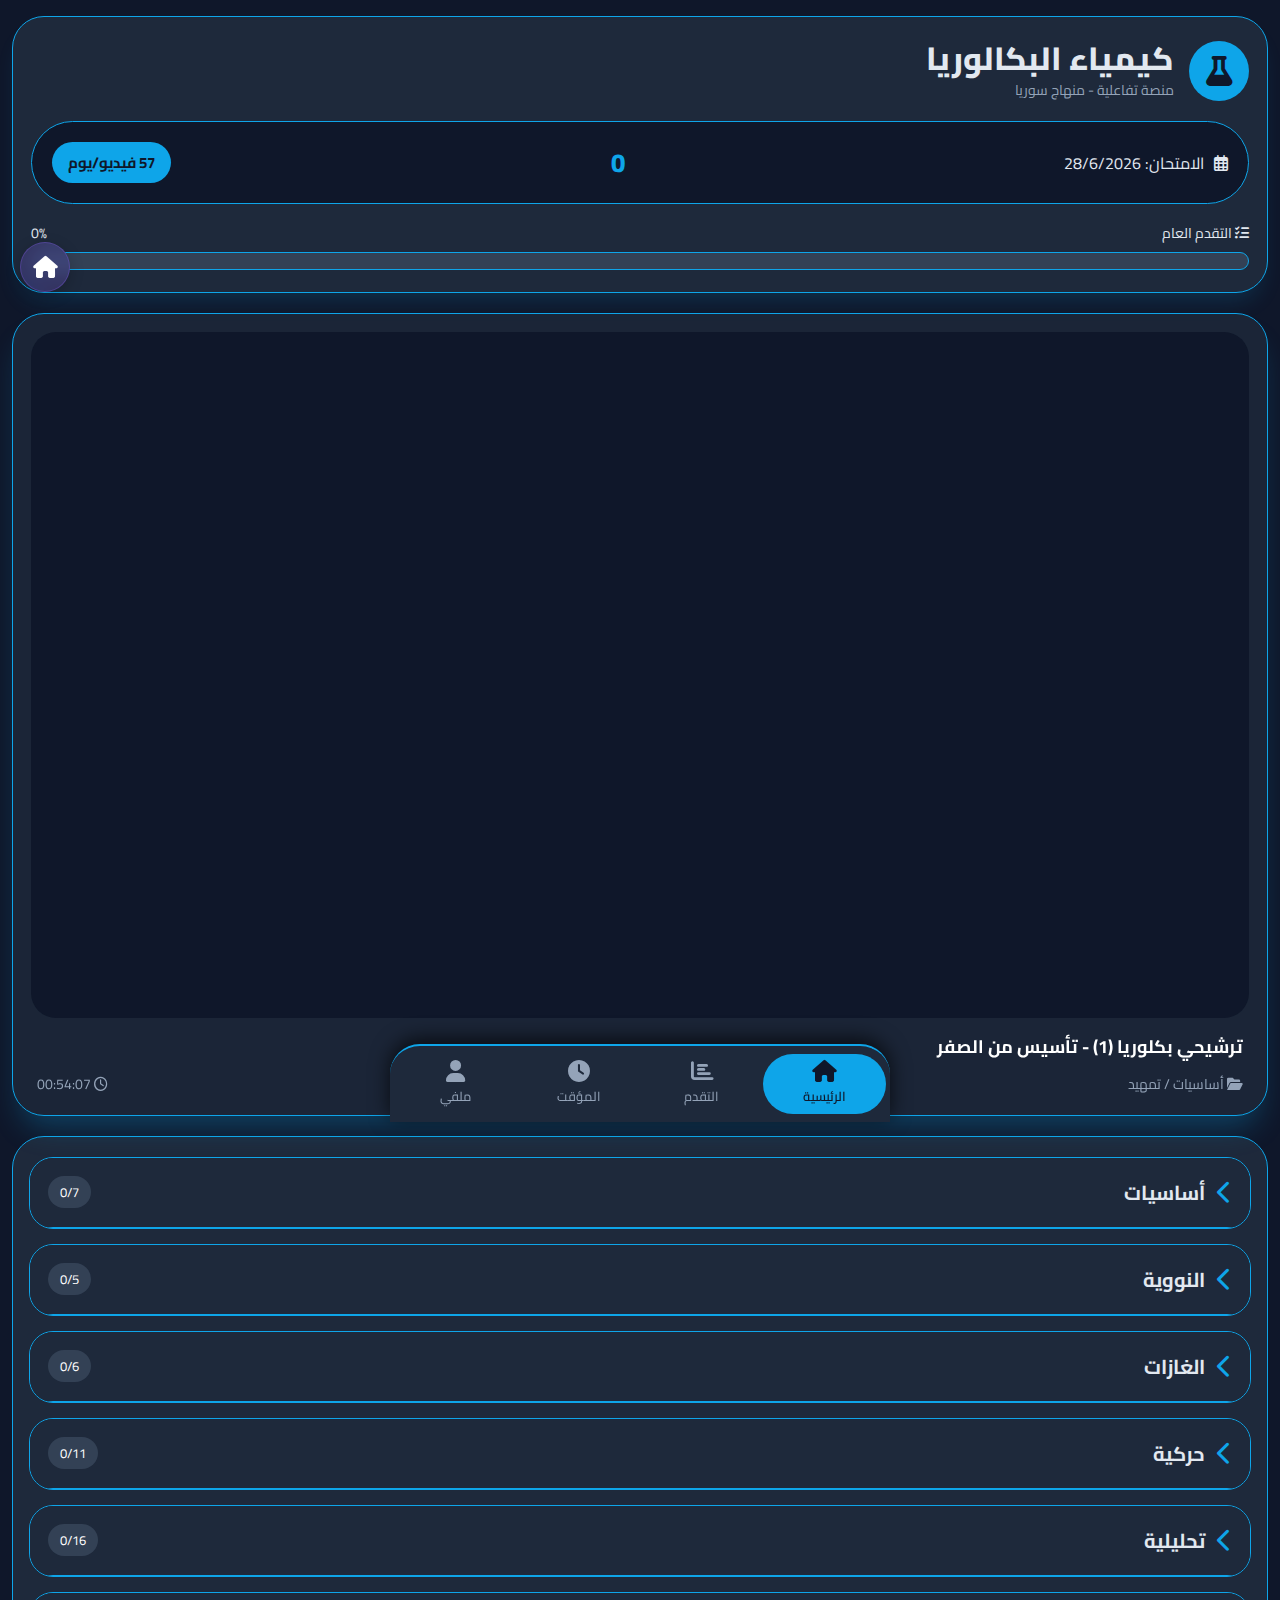
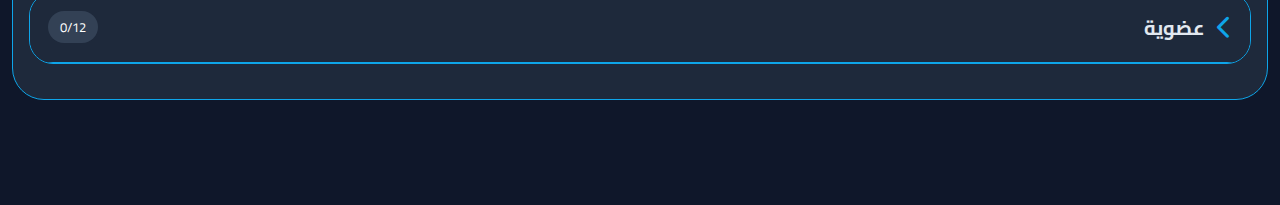
<file: pages/che.html>
<!DOCTYPE html>
<html lang="ar" dir="rtl">
<head>
    <meta charset="UTF-8">
    <meta name="viewport" content="width=device-width, initial-scale=1.0, maximum-scale=1.0, user-scalable=yes">
    <title>🧪 كيمياء البكالوريا - المنصة التفاعلية</title>
    <!-- Font Awesome 6 (مجاني) -->
    <link rel="stylesheet" href="https://cdnjs.cloudflare.com/ajax/libs/font-awesome/6.0.0-beta3/css/all.min.css">
    <!-- Google Fonts: Cairo / Tajawal -->
    <link rel="preconnect" href="https://fonts.googleapis.com">
    <link rel="preconnect" href="https://fonts.gstatic.com" crossorigin>
    <link href="https://fonts.googleapis.com/css2?family=Cairo:wght@400;500;600;700;800&family=Tajawal:wght@400;500;700;900&display=swap" rel="stylesheet">
    <style>
        * {
            margin: 0;
            padding: 0;
            box-sizing: border-box;
            font-family: 'Cairo', 'Tajawal', sans-serif;
        }
        body {
            background-color: #0f172a;  /* خلفية داكنة */
            color: #e2e8f0;
            padding: 16px 12px 80px 12px;
            min-height: 100vh;
        }
        /* شريط التنقل السفلي الثابت */
        .bottom-nav {
            position: fixed;
            bottom: 0;
            left: 0;
            right: 0;
            background: #1e293b;
            border-top: 2px solid #0ea5e9;
            display: flex;
            justify-content: space-around;
            padding: 8px 4px;
            border-radius: 30px 30px 0 0;
            box-shadow: 0 -5px 20px rgba(0,0,0,0.7);
            z-index: 1000;
            backdrop-filter: blur(8px);
            max-width: 500px;
            margin: 0 auto;
        }
        .nav-item {
            display: flex;
            flex-direction: column;
            align-items: center;
            color: #94a3b8;
            transition: 0.2s;
            font-size: 13px;
            padding: 6px 12px;
            border-radius: 40px;
            cursor: pointer;
            flex: 1;
        }
        .nav-item i {
            font-size: 22px;
            margin-bottom: 2px;
        }
        .nav-item.active {
            background: #0ea5e9;
            color: #0f172a;
            font-weight: 600;
        }
        /* الحاويات */
        .container {
            max-width: 700px;
            margin: 0 auto;
        }
        .header-card {
            background: #1e293b;
            border-radius: 32px;
            padding: 22px 18px;
            border: 1px solid #0ea5e9;
            box-shadow: 0 15px 25px -10px #0ea5e933;
            margin-bottom: 20px;
        }
        .subject-title {
            display: flex;
            align-items: center;
            gap: 15px;
            margin-bottom: 18px;
        }
        .subject-icon {
            background: #0ea5e9;
            width: 60px;
            height: 60px;
            border-radius: 30px;
            display: flex;
            align-items: center;
            justify-content: center;
            font-size: 30px;
            color: #0f172a;
        }
        .subject-name h1 {
            font-size: 2rem;
            font-weight: 800;
            line-height: 1.2;
        }
        .subject-name p {
            color: #94a3b8;
            font-size: 14px;
        }
        .exam-timer {
            background: #0f172a;
            border-radius: 50px;
            padding: 16px 20px;
            display: flex;
            align-items: center;
            justify-content: space-between;
            border: 1px solid #0ea5e9;
            margin-top: 15px;
        }
        .timer-number {
            font-size: 26px;
            font-weight: 800;
            color: #0ea5e9;
            direction: ltr;
        }
        .daily-plan {
            font-size: 15px;
            background: #0ea5e9;
            color: #0f172a;
            padding: 6px 16px;
            border-radius: 40px;
            font-weight: 700;
        }
        .progress-section {
            margin-top: 16px;
        }
        .progress-label {
            display: flex;
            justify-content: space-between;
            font-size: 14px;
            margin-bottom: 6px;
        }
        .progress-bar-bg {
            background: #334155;
            height: 18px;
            border-radius: 30px;
            overflow: hidden;
            border: 1px solid #0ea5e9;
        }
        .progress-fill {
            height: 100%;
            background: #0ea5e9;
            width: 0%;
            border-radius: 30px;
            transition: width 0.3s;
        }
        /* مشغل الفيديو - تم تحسينه */
        .video-player-card {
            background: rgba(30, 41, 59, 0.8);  /* خلفية شفافة لتأثير الزجاج */
            backdrop-filter: blur(10px);
            -webkit-backdrop-filter: blur(10px);
            border-radius: 32px;
            padding: 18px;
            border: 1px solid #0ea5e9;
            margin-bottom: 20px;
            box-shadow: 0 20px 30px -10px rgba(14, 165, 233, 0.3); /* ظل خفيف */
        }
        .video-wrapper {
            position: relative;
            width: 100%;
            aspect-ratio: 16 / 9;  /* تم التعديل إلى 16/9 (الطلب كان 9/16 ولكن 16/9 هو الأنسب لمشغل فيديو) */
            border-radius: 25px;    /* زوايا مستديرة أكبر */
            overflow: hidden;
            background: #0f172a;
        }
        .video-wrapper iframe {
            width: 100%;
            height: 100%;
            border: none;
        }
        .video-title {
            margin: 12px 0 8px;
            font-weight: 700;
            font-size: 18px;
            color: white;
            padding-right: 6px;
        }
        .video-meta {
            display: flex;
            justify-content: space-between;
            color: #94a3b8;
            font-size: 14px;
            padding: 0 6px;
        }
        /* الوحدات */
        .units-container {
            background: #1e293b;
            border-radius: 32px;
            padding: 20px 16px;
            border: 1px solid #0ea5e9;
            margin-bottom: 25px;
        }
        .unit-card {
            background: #0f172a;
            border-radius: 24px;
            margin-bottom: 15px;
            border: 1px solid #0ea5e9;
            overflow: hidden;
        }
        /* رأس الوحدة (المستوى الأول للطي) */
        .unit-header {
            background: #1e293b;
            padding: 16px 18px;
            display: flex;
            align-items: center;
            gap: 12px;
            cursor: pointer;
            border-bottom: 1px solid #0ea5e9;
        }
        .unit-header i {
            font-size: 24px;
            color: #0ea5e9;
            transition: 0.2s;
        }
        .unit-header .unit-title {
            font-size: 20px;
            font-weight: 700;
            flex: 1;
        }
        .unit-progress {
            background: #334155;
            padding: 4px 12px;
            border-radius: 50px;
            font-size: 13px;
            color: white;
        }
        /* حاوية الدروس (sub-units) - قابلة للطي */
        .sub-units {
            padding: 12px;
            display: none;  /* مطوية افتراضياً */
        }
        /* كل درس (sub-unit) */
        .sub-unit {
            margin-bottom: 16px;
        }
        /* رأس الدرس (المستوى الثاني للطي) */
        .sub-unit-header {
            display: flex;
            align-items: center;
            gap: 8px;
            font-size: 16px;
            font-weight: 600;
            color: #0ea5e9;
            margin-bottom: 8px;
            padding-right: 8px;
            border-right: 4px solid #0ea5e9;
            cursor: pointer;
        }
        .sub-unit-header i {
            font-size: 18px;
            color: #0ea5e9;
            transition: 0.2s;
        }
        .sub-unit-title {
            flex: 1;
        }
        /* قائمة الفيديوهات - قابلة للطي */
        .lesson-list {
            list-style: none;
            display: none;  /* مطوية افتراضياً */
            margin-right: 20px;  /* محاذاة تحت الدرس */
        }
        .lesson-item {
            display: flex;
            align-items: center;
            gap: 12px;
            padding: 10px 12px;
            background: #1e293b;
            border-radius: 18px;
            margin-bottom: 6px;
            transition: 0.2s;
            border: 1px solid transparent;
            cursor: pointer;
        }
        .lesson-item:hover {
            border-color: #0ea5e9;
        }
        /* فيديو نشط */
        .lesson-item.active {
            border-color: #10b981;
            background: #1e3b3b;  /* لون خفيف للتمييز */
        }
        /* زر الإتمام الدائري الأخضر */
        .lesson-watch {
            width: 24px;
            height: 24px;
            border-radius: 50%;
            border: 2px solid #10b981;  /* أخضر */
            background: transparent;
            cursor: pointer;
            display: flex;
            align-items: center;
            justify-content: center;
            color: #10b981;
            font-size: 14px;
            flex-shrink: 0;
            transition: 0.2s;
        }
        .lesson-watch.watched {
            background: #10b981;  /* أخضر */
            color: #0f172a;
        }
        .lesson-info {
            flex: 1;
            font-size: 15px;
            font-weight: 500;
            line-height: 1.4;
        }
        .lesson-duration {
            font-size: 13px;
            color: #94a3b8;
            white-space: nowrap;
        }
        /* لوحة التقدم */
        .progress-panel, .timer-panel, .profile-panel {
            background: #1e293b;
            border-radius: 32px;
            padding: 20px 18px;
            border: 1px solid #0ea5e9;
            margin-bottom: 20px;
        }
        .stats-grid {
            display: grid;
            grid-template-columns: 1fr 1fr;
            gap: 15px;
            margin-bottom: 20px;
        }
        .stat-card {
            background: #0f172a;
            border-radius: 24px;
            padding: 18px 12px;
            text-align: center;
            border: 1px solid #0ea5e9;
        }
        .stat-number {
            font-size: 36px;
            font-weight: 800;
            color: #0ea5e9;
        }
        .stat-label {
            font-size: 15px;
            margin-top: 5px;
        }
        .badge-container {
            display: flex;
            flex-wrap: wrap;
            gap: 12px;
            margin: 20px 0;
            justify-content: center;
        }
        .badge {
            background: #0f172a;
            border: 2px solid #334155;
            border-radius: 60px;
            padding: 12px 18px;
            display: flex;
            align-items: center;
            gap: 12px;
            font-weight: 600;
            opacity: 0.5;
        }
        .badge.achieved {
            border-color: #0ea5e9;
            background: #0ea5e9;
            color: #0f172a;
            opacity: 1;
        }
        .badge i {
            font-size: 26px;
        }
        /* خطة الامتحان */
        .countdown-big {
            font-size: 48px;
            font-weight: 800;
            color: #0ea5e9;
            text-align: center;
            direction: ltr;
        }
        .plan-box {
            background: #0f172a;
            border-radius: 30px;
            padding: 18px;
            margin-top: 20px;
            border: 1px solid #0ea5e9;
        }
        /* tabs content */
        .page {
            display: none;
        }
        .page.active {
            display: block;
        }
        /* miscellaneous */
        .text-center { text-align: center; }
        .mt-3 { margin-top: 16px; }
        .mb-2 { margin-bottom: 8px; }
        hr {
            border: 0.5px solid #334155;
            margin: 20px 0;
        }
        .small-note {
            color: #94a3b8;
            font-size: 13px;
        }
    </style>
<!-- بداية: إضافة الزر الزجاجي العصري -->
    <style>
        .glass-home-btn {
            position: fixed;
            top: 20px;
            left: 20px;
            background: rgba(139, 92, 246, 0.2);
            backdrop-filter: blur(10px);
            -webkit-backdrop-filter: blur(10px);
            border: 1px solid rgba(139, 92, 246, 0.3);
            color: white;
            width: 50px;
            height: 50px;
            border-radius: 25px;
            text-decoration: none;
            z-index: 9999;
            box-shadow: 0 4px 15px rgba(0, 0, 0, 0.2);
            transition: all 0.3s ease;
            display: flex;
            align-items: center;
            justify-content: center;
            font-size: 22px;
        }

        .glass-home-btn:hover {
            background: rgba(139, 92, 246, 0.4);
            border: 1px solid rgba(139, 92, 246, 0.6);
            transform: translateY(-2px);
            box-shadow: 0 8px 25px rgba(139, 92, 246, 0.3);
        }

        .glass-home-btn:active {
            transform: translateY(0);
        }
    </style>
    <!-- نهاية الزر الزجاجي -->
</head>
<body>
    <!-- الزر الزجاجي -->
    <a href="../index.html" class="glass-home-btn" title="العودة للرئيسية">
        <i class="fas fa-home"></i>
    </a>

        <!-- ======== الهيدر ثابت في كل الصفحات ======== -->
        <div class="header-card">
            <div class="subject-title">
                <div class="subject-icon"><i class="fas fa-flask"></i></div>
                <div class="subject-name">
                    <h1>كيمياء البكالوريا</h1>
                    <p>منصة تفاعلية - منهاج سوريا</p>
                </div>
            </div>
            <div class="exam-timer">
                <div><i class="far fa-calendar-alt" style="margin-left:6px;"></i> الامتحان: 28/6/2026</div>
                <div class="timer-number" id="countdown-days">0</div>
                <div class="daily-plan" id="daily-plan-text">خطة 0/يوم</div>
            </div>
            <div class="progress-section">
                <div class="progress-label">
                    <span><i class="fas fa-tasks"></i> التقدم العام</span>
                    <span id="overall-percent">0%</span>
                </div>
                <div class="progress-bar-bg">
                    <div class="progress-fill" id="overall-progress" style="width:0%"></div>
                </div>
            </div>
        </div>

        <!-- ======== الصفحات (التابع) ======== -->
        <!-- الصفحة الرئيسية (المشغل + الوحدات) -->
        <div id="page-home" class="page active">
            <!-- مشغل الفيديو -->
            <div class="video-player-card">
                <div class="video-wrapper">
                    <iframe id="youtube-player" src="https://www.youtube.com/embed/7gCmgoLlWdc" frameborder="0" allowfullscreen></iframe>
                </div>
                <div class="video-title" id="current-video-title">ترشيحي بكلوريا (1) - تأسيس</div>
                <div class="video-meta">
                    <span id="current-unit"><i class="fas fa-folder-open"></i> أساسيات</span>
                    <span id="current-duration"><i class="far fa-clock"></i> 00:00</span>
                </div>
            </div>

            <!-- الوحدات القابلة للطي (سيتم بناؤها ديناميكياً) -->
            <div class="units-container" id="units-container">
                <!-- هنا سيتم إنشاء الوحدات ديناميكياً -->
            </div>
        </div>

        <!-- صفحة التقدم والإنجازات -->
        <div id="page-progress" class="page">
            <div class="progress-panel">
                <h2 style="font-size: 26px; margin-bottom: 15px;"><i class="fas fa-chart-line" style="color:#0ea5e9;"></i> إحصائياتك</h2>
                <div class="stats-grid">
                    <div class="stat-card">
                        <div class="stat-number" id="watched-count">0</div>
                        <div class="stat-label">فيديو مُشاهَد</div>
                    </div>
                    <div class="stat-card">
                        <div class="stat-number" id="total-hours">0</div>
                        <div class="stat-label">ساعة مشاهدة</div>
                    </div>
                    <div class="stat-card">
                        <div class="stat-number" id="remaining-count">57</div>
                        <div class="stat-label">فيديو متبقي</div>
                    </div>
                    <div class="stat-card">
                        <div class="stat-number" id="completion-percent">0%</div>
                        <div class="stat-label">إنجاز</div>
                    </div>
                </div>
                <hr>
                <h3><i class="fas fa-medal"></i> شارات الإنجاز</h3>
                <div class="badge-container" id="badge-container">
                    <div class="badge" id="badge5"><i class="fas fa-play"></i> 5 فيديوهات</div>
                    <div class="badge" id="badge25"><i class="fas fa-star"></i> 25 فيديو</div>
                    <div class="badge" id="badge50"><i class="fas fa-crown"></i> 50 فيديو</div>
                    <div class="badge" id="badge100"><i class="fas fa-dragon"></i> 100 فيديو</div>
                </div>
                <hr>
                <h3><i class="fas fa-chart-pie"></i> تقدم الوحدات</h3>
                <div id="unit-progress-list" style="margin-top:15px;"></div>
            </div>
        </div>

        <!-- صفحة المؤقت والخطة اليومية -->
        <div id="page-timer" class="page">
            <div class="timer-panel">
                <h2 style="margin-bottom: 10px;"><i class="fas fa-hourglass-half"></i> العد التنازلي للامتحان</h2>
                <div class="countdown-big" id="countdown-large">0</div>
                <div class="plan-box">
                    <div style="font-size: 20px; font-weight: 700;">📅 خطتك اليومية</div>
                    <div style="font-size: 18px; margin: 15px 0;" id="daily-plan-detail">0 فيديو / يوم</div>
                    <p class="small-note">لمشاهدة جميع الفيديوهات المتبقية قبل الامتحان</p>
                </div>
                <div style="background: #0f172a; border-radius: 24px; padding: 16px; margin-top: 20px;">
                    <p><i class="fas fa-info-circle" style="color:#0ea5e9;"></i> الامتحان يوم 28 حزيران 2026. واصل بنشاط!</p>
                </div>
            </div>
        </div>

        <!-- صفحة الملف الشخصي -->
        <div id="page-profile" class="page">
            <div class="profile-panel">
                <div style="display: flex; gap: 20px; align-items: center;">
                    <div style="background:#0ea5e9; width:80px; height:80px; border-radius: 40px; display: flex; align-items: center; justify-content: center; font-size: 40px; color:#0f172a;">
                        <i class="fas fa-user-graduate"></i>
                    </div>
                    <div>
                        <h3>طالب بكالوريا</h3>
                        <p class="small-note">كيمياء - علمي</p>
                    </div>
                </div>
                <hr>
                <div><i class="fas fa-check-circle" style="color:#0ea5e9;"></i> آخر فيديو تم مشاهدته: <span id="last-watched">لا يوجد</span></div>
                <div style="margin-top: 15px;"><i class="fas fa-save"></i> يتم حفظ التقدم تلقائياً</div>
                <div style="margin-top: 20px;" class="small-note">عدد الفيديوهات الكلي: 57</div>
            </div>
        </div>

        <!-- شريط التنقل السفلي -->
        <div class="bottom-nav">
            <div class="nav-item active" data-page="home"><i class="fas fa-home"></i><span>الرئيسية</span></div>
            <div class="nav-item" data-page="progress"><i class="fas fa-chart-bar"></i><span>التقدم</span></div>
            <div class="nav-item" data-page="timer"><i class="fas fa-clock"></i><span>المؤقت</span></div>
            <div class="nav-item" data-page="profile"><i class="fas fa-user"></i><span>ملفي</span></div>
        </div>
    </div>

    <script>
        (function() {
            // ---------- بيانات الفيديوهات الكاملة (57 فيديو) ----------
            const videos = [
                // ترشيحي بكلوريا (أساسيات) - 7 فيديوهات
                { id: 0, title: "ترشيحي بكلوريا (1) - تأسيس من الصفر", youtubeId: "7gCmgoLlWdc", unit: "أساسيات", subUnit: "تمهيد", duration: "00:54:07", watched: false },
                { id: 1, title: "ترشيحي بكلوريا (2) - مسائل السطرين", youtubeId: "uK9tCHpQcHY", unit: "أساسيات", subUnit: "تمهيد", duration: "00:32:21", watched: false },
                { id: 2, title: "ترشيحي بكلوريا (3) - الأعداد الكمومية + حالات المادة", youtubeId: "FCx94w7ACjU", unit: "أساسيات", subUnit: "تمهيد", duration: "00:33:10", watched: false },
                { id: 3, title: "ترشيحي بكلوريا (4) - البناء الالكتروني + الجدول الدوري", youtubeId: "3Zj6mXeX1tk", unit: "أساسيات", subUnit: "تمهيد", duration: "00:37:17", watched: false },
                { id: 4, title: "ترشيحي بكلوريا (5) - الروابط الكيميائية والتهجين", youtubeId: "0kI29xnQctQ", unit: "أساسيات", subUnit: "تمهيد", duration: "00:39:36", watched: false },
                { id: 5, title: "ترشيحي بكلوريا (6) - الكيمياء العضوية + الحرارية", youtubeId: "EYFE5zaLXZQ", unit: "أساسيات", subUnit: "تمهيد", duration: "00:40:48", watched: false },
                { id: 6, title: "ترشيحي بكلوريا (7) - 10 نماذج امتحانية", youtubeId: "UQHfAkpXbAE", unit: "أساسيات", subUnit: "تمهيد", duration: "00:27:29", watched: false },

                // الوحدة النووية (5 فيديوهات)
                { id: 7, title: "1- تركيب النواة + التحولات النووية", youtubeId: "8SSHuwGs6F8", unit: "النووية", subUnit: "التحولات النووية", duration: "00:54:07", watched: false },
                { id: 8, title: "2- التفاعلات النووية وسلاسل النشاط الإشعاعي", youtubeId: "9CxWv_jnSA8", unit: "النووية", subUnit: "التحولات النووية", duration: "00:32:21", watched: false },
                { id: 9, title: "3- طاقة الارتباط ومقارنة (ألفا، بيتا، غاما)", youtubeId: "BFmtj46HxCY", unit: "النووية", subUnit: "طاقة الارتباط", duration: "00:33:10", watched: false },
                { id: 10, title: "4- عمر النصف + مراجعة عامة", youtubeId: "F39MfzLJ5wg", unit: "النووية", subUnit: "عمر النصف", duration: "00:37:17", watched: false },
                { id: 11, title: "5- حل أسئلة درس الكيمياء النووية", youtubeId: "IIqQFOawrL4", unit: "النووية", subUnit: "حل أسئلة", duration: "00:39:36", watched: false },

                // الغازات (6 فيديوهات)
                { id: 12, title: "1- أساسيات الغازات + قانون بويل", youtubeId: "kr4j5uw87ys", unit: "الغازات", subUnit: "قوانين الغازات", duration: "00:37:17", watched: false },
                { id: 13, title: "2- تتمة قوانين الغازات + حل مسائل", youtubeId: "LUKSvsiEmjw", unit: "الغازات", subUnit: "قوانين الغازات", duration: "00:39:21", watched: false },
                { id: 14, title: "3- قانون الغازات العام + الكثافة", youtubeId: "vqDXyMZzumw", unit: "الغازات", subUnit: "قوانين الغازات", duration: "00:28:36", watched: false },
                { id: 15, title: "4- قانون دالتون وحل مسائل", youtubeId: "3VN-0n2Wg7w", unit: "الغازات", subUnit: "قوانين الغازات", duration: "00:35:47", watched: false },
                { id: 16, title: "5- قانون غراهام + نظري الغازات", youtubeId: "cIcuxJmMLuk", unit: "الغازات", subUnit: "قوانين الغازات", duration: "00:39:50", watched: false },
                { id: 17, title: "6- حل أسئلة درس الغازات", youtubeId: "T1DRrZ6uEdg", unit: "الغازات", subUnit: "حل أسئلة", duration: "00:55:02", watched: false },

                // حركية (سرعة التفاعل + التوازن) 11 فيديو
                { id: 18, title: "1- السرعة الوسطية للتفاعل", youtubeId: "FfTdSNCoIjQ", unit: "حركية", subUnit: "سرعة التفاعل", duration: "00:40:48", watched: false },
                { id: 19, title: "2- نظري سرعة التفاعل", youtubeId: "hRu6HLyYHLo", unit: "حركية", subUnit: "سرعة التفاعل", duration: "00:41:09", watched: false },
                { id: 20, title: "3- السرعة اللحظية", youtubeId: "xwSwzEzOLtk", unit: "حركية", subUnit: "سرعة التفاعل", duration: "00:34:40", watched: false },
                { id: 21, title: "4- مسائل السرعة اللحظية", youtubeId: "ZVnSucBIuic", unit: "حركية", subUnit: "سرعة التفاعل", duration: "00:30:12", watched: false },
                { id: 22, title: "5- التفاعلات غير الأولية", youtubeId: "hzxaahbF7so", unit: "حركية", subUnit: "سرعة التفاعل", duration: "00:47:43", watched: false },
                { id: 23, title: "6- حل أسئلة سرعة التفاعل", youtubeId: "VjoGCKzjKEo", unit: "حركية", subUnit: "سرعة التفاعل", duration: "00:46:46", watched: false },
                { id: 24, title: "1- أساسيات التوازن", youtubeId: "A-KFw5Xu2vw", unit: "حركية", subUnit: "التوازن", duration: "00:28:07", watched: false },
                { id: 25, title: "2- كتابة ثابت التوازن", youtubeId: "3GbwuQYuluY", unit: "حركية", subUnit: "التوازن", duration: "00:27:29", watched: false },
                { id: 26, title: "3- العوامل المؤثرة على التوازن", youtubeId: "sqUv67zyKNg", unit: "حركية", subUnit: "التوازن", duration: "00:23:58", watched: false },
                { id: 27, title: "4- تأثير درجة الحرارة + الحفاز", youtubeId: "3cpdXb0ALCE", unit: "حركية", subUnit: "التوازن", duration: "00:37:48", watched: false },
                { id: 28, title: "5- حل أسئلة التوازن", youtubeId: "dAQGRPsmYrw", unit: "حركية", subUnit: "التوازن", duration: "00:59:49", watched: false },

                // تحليلية (حموض + أملاح + معايرة) 16 فيديو
                { id: 29, title: "1- نظريات الحموض والأسس", youtubeId: "okAhM0moHWk", unit: "تحليلية", subUnit: "الحموض والأسس", duration: "00:34:49", watched: false },
                { id: 30, title: "2- الخواص المذبذبة للماء", youtubeId: "ZzgziIQH34A", unit: "تحليلية", subUnit: "الحموض والأسس", duration: "00:37:27", watched: false },
                { id: 31, title: "3- حساب pH المحاليل", youtubeId: "fbuPhnammYQ", unit: "تحليلية", subUnit: "الحموض والأسس", duration: "00:31:31", watched: false },
                { id: 32, title: "4- الحموض والأسس الضعيفة", youtubeId: "1pKjHVdJvOo", unit: "تحليلية", subUnit: "الحموض والأسس", duration: "00:25:17", watched: false },
                { id: 33, title: "5- حل أسئلة الحموض (ج1)", youtubeId: "IKwm3XzdlPQ", unit: "تحليلية", subUnit: "الحموض والأسس", duration: "01:02:38", watched: false },
                { id: 34, title: "6- حل أسئلة الحموض (ج2)", youtubeId: "lZ66yXIw64Q", unit: "تحليلية", subUnit: "الحموض والأسس", duration: "00:17:40", watched: false },
                { id: 35, title: "1- الأملاح الذوابة ج1", youtubeId: "yNmSkjbSZbM", unit: "تحليلية", subUnit: "الأملاح", duration: "00:37:50", watched: false },
                { id: 36, title: "2- الأملاح الذوابة ج2", youtubeId: "pzmpss-WYOc", unit: "تحليلية", subUnit: "الأملاح", duration: "00:30:06", watched: false },
                { id: 37, title: "3- الأملاح قليلة الذوبان", youtubeId: "cKs0jqtLTDU", unit: "تحليلية", subUnit: "الأملاح", duration: "00:24:41", watched: false },
                { id: 38, title: "4- تطبيقات الأملاح", youtubeId: "Pl6s8FpgA_Q", unit: "تحليلية", subUnit: "الأملاح", duration: "00:35:44", watched: false },
                { id: 39, title: "5- حل أسئلة الأملاح ج1", youtubeId: "HTTECEDbHbc", unit: "تحليلية", subUnit: "الأملاح", duration: "00:37:09", watched: false },
                { id: 40, title: "6- حل أسئلة الأملاح ج2", youtubeId: "gCUXq3AhlPk", unit: "تحليلية", subUnit: "الأملاح", duration: "00:23:08", watched: false },
                { id: 41, title: "1- المعايرة الحجمية", youtubeId: "C2NdSV80LxQ", unit: "تحليلية", subUnit: "المعايرة", duration: "00:22:56", watched: false },
                { id: 42, title: "2- حل مسائل المعايرة", youtubeId: "vTPCw4gfdCY", unit: "تحليلية", subUnit: "المعايرة", duration: "00:22:37", watched: false },
                { id: 43, title: "3- منحنيات المعايرة", youtubeId: "vFaH6uzvzoQ", unit: "تحليلية", subUnit: "المعايرة", duration: "00:17:35", watched: false },
                { id: 44, title: "4- حل أسئلة المعايرة", youtubeId: "TGqUsginc_o", unit: "تحليلية", subUnit: "المعايرة", duration: "00:35:19", watched: false },

                // عضوية (12 فيديو)
                { id: 45, title: "1- مقدمة في العضوية", youtubeId: "wOEKoxtOhrg", unit: "عضوية", subUnit: "عام", duration: "00:30:57", watched: false },
                { id: 46, title: "2- تسميات (ج1)", youtubeId: "EtqClsVoNKI", unit: "عضوية", subUnit: "تسميات", duration: "00:21:34", watched: false },
                { id: 47, title: "3- تسميات (ج2)", youtubeId: "3jw2Yz60I-E", unit: "عضوية", subUnit: "تسميات", duration: "00:27:29", watched: false },
                { id: 48, title: "4- حل تعاليل العضوية", youtubeId: "6VxWdhsU4gQ", unit: "عضوية", subUnit: "تعاليل", duration: "00:28:46", watched: false },
                { id: 49, title: "5- تفاعلات العضوية ج1", youtubeId: "hwFU7p0Hv2c", unit: "عضوية", subUnit: "تفاعلات", duration: "00:35:31", watched: false },
                { id: 50, title: "6- تفاعلات العضوية ج2", youtubeId: "yrw4QxYsL8M", unit: "عضوية", subUnit: "تفاعلات", duration: "00:34:24", watched: false },
                { id: 51, title: "7- تفاعلات العضوية ج3", youtubeId: "V4KxkOLEU8k", unit: "عضوية", subUnit: "تفاعلات", duration: "00:33:53", watched: false },
                { id: 52, title: "8- تفاعلات الأكسدة", youtubeId: "z2kXjL1guuw", unit: "عضوية", subUnit: "تفاعلات", duration: "00:44:12", watched: false },
                { id: 53, title: "9- تفاعلات الإرجاع", youtubeId: "fHZYaZt_TVk", unit: "عضوية", subUnit: "تفاعلات", duration: "00:22:36", watched: false },
                { id: 54, title: "10- حل أسئلة الأغوال", youtubeId: "-iZvk6uPLZg", unit: "عضوية", subUnit: "حل أسئلة", duration: "00:45:26", watched: false },
                { id: 55, title: "11- حل أسئلة الألدهيدات والكيتونات", youtubeId: "rwt-tLomBsA", unit: "عضوية", subUnit: "حل أسئلة", duration: "00:20:39", watched: false },
                { id: 56, title: "12- حل أسئلة الحموض الكربوكسيلية", youtubeId: "dfE_7L32GT8", unit: "عضوية", subUnit: "حل أسئلة", duration: "00:22:47", watched: false }
            ];

            // ---------- متغيرات عامة ----------
            let currentVideoIndex = 0;  // آخر فيديو تم اختياره
            const player = document.getElementById('youtube-player');
            const currentTitle = document.getElementById('current-video-title');
            const currentUnitSpan = document.getElementById('current-unit');
            const currentDurationSpan = document.getElementById('current-duration');
            const unitsContainer = document.getElementById('units-container');

            // ---------- دوال مساعدة ----------
            function formatDuration(sec) { return sec; } // لا حاجة، المدة موجودة

            // تحميل حالة المشاهدة من localStorage
            function loadWatched() {
                const stored = localStorage.getItem('chem_watched');
                if (stored) {
                    const watchedSet = new Set(JSON.parse(stored));
                    videos.forEach(v => { v.watched = watchedSet.has(v.id); });
                }
            }
            function saveWatched() {
                const watchedIds = videos.filter(v => v.watched).map(v => v.id);
                localStorage.setItem('chem_watched', JSON.stringify(watchedIds));
            }
            // آخر فيديو
            function saveLastWatched(id) {
                localStorage.setItem('chem_last', id);
            }
            function loadLastWatched() {
                const last = localStorage.getItem('chem_last');
                if (last !== null) {
                    const idx = videos.findIndex(v => v.id == last);
                    if (idx >= 0) currentVideoIndex = idx;
                }
            }

            // تحديث مشغل الفيديو مع إضافة autoplay=1
            function setVideoByIndex(index) {
                const v = videos[index];
                if (!v) return;
                currentVideoIndex = index;
                // إضافة autoplay=1 إلى رابط اليوتيوب
                player.src = `https://www.youtube.com/embed/${v.youtubeId}?autoplay=1`;
                currentTitle.innerText = v.title;
                currentUnitSpan.innerHTML = `<i class="fas fa-folder-open"></i> ${v.unit} / ${v.subUnit}`;
                currentDurationSpan.innerHTML = `<i class="far fa-clock"></i> ${v.duration}`;
                saveLastWatched(v.id);

                // تمرير الصفحة إلى مشغل الفيديو بسلاسة
                document.querySelector('.video-player-card').scrollIntoView({ behavior: 'smooth', block: 'center' });

                // إزالة class active من جميع الدروس وإضافته للدرس الحالي
                document.querySelectorAll('.lesson-item').forEach(el => el.classList.remove('active'));
                const activeLesson = document.querySelector(`.lesson-item[data-id="${v.id}"]`);
                if (activeLesson) activeLesson.classList.add('active');
            }

            // حساب الإحصائيات
            function calcStats() {
                const total = videos.length;
                const watchedCount = videos.filter(v => v.watched).length;
                const remaining = total - watchedCount;
                const percent = total ? Math.round((watchedCount / total) * 100) : 0;
                // حساب الساعات (تقريبي: نحول مدة hh:mm:ss إلى ساعات)
                let totalSeconds = 0;
                videos.forEach(v => {
                    if (v.watched) {
                        const parts = v.duration.split(':');
                        if (parts.length === 3) {
                            totalSeconds += parseInt(parts[0])*3600 + parseInt(parts[1])*60 + parseInt(parts[2]);
                        }
                    }
                });
                const hours = Math.round(totalSeconds / 3600 * 10) / 10;
                return { watchedCount, remaining, percent, hours };
            }

            // تحديث واجهة التقدم والشارات
            function updateAllStats() {
                const { watchedCount, remaining, percent, hours } = calcStats();
                document.getElementById('watched-count').innerText = watchedCount;
                document.getElementById('remaining-count').innerText = remaining;
                document.getElementById('completion-percent').innerText = percent + '%';
                document.getElementById('total-hours').innerText = hours;
                document.getElementById('overall-percent').innerText = percent + '%';
                document.getElementById('overall-progress').style.width = percent + '%';

                // الشارات
                const badge5 = document.getElementById('badge5');
                const badge25 = document.getElementById('badge25');
                const badge50 = document.getElementById('badge50');
                const badge100 = document.getElementById('badge100');
                badge5.classList.toggle('achieved', watchedCount >= 5);
                badge25.classList.toggle('achieved', watchedCount >= 25);
                badge50.classList.toggle('achieved', watchedCount >= 50);
                badge100.classList.toggle('achieved', watchedCount >= 100); // غير ممكن لكن تبقى للتحفيز

                // تقدم الوحدات (لصفحة التقدم)
                const units = [...new Set(videos.map(v => v.unit))];
                let html = '';
                units.forEach(u => {
                    const unitVideos = videos.filter(v => v.unit === u);
                    const totalU = unitVideos.length;
                    const watchedU = unitVideos.filter(v => v.watched).length;
                    const percU = totalU ? Math.round((watchedU / totalU) * 100) : 0;
                    html += `<div style="margin-bottom:12px;"><div style="display:flex; justify-content:space-between;"><span>${u}</span><span>${watchedU}/${totalU}</span></div><div class="progress-bar-bg" style="height:10px;"><div class="progress-fill" style="width:${percU}%;"></div></div></div>`;
                });
                document.getElementById('unit-progress-list').innerHTML = html;
            }

            // دالة طي الوحدة (المستوى الأول)
            window.toggleUnit = function(header) {
                const subUnits = header.nextElementSibling; // .sub-units
                const icon = header.querySelector('i');
                if (subUnits.style.display === 'none' || !subUnits.style.display) {
                    subUnits.style.display = 'block';
                    icon.classList.remove('fa-chevron-left');
                    icon.classList.add('fa-chevron-down');
                } else {
                    subUnits.style.display = 'none';
                    icon.classList.remove('fa-chevron-down');
                    icon.classList.add('fa-chevron-left');
                }
            };

            // دالة طي الدرس (المستوى الثاني)
            window.toggleSubUnit = function(header) {
                const lessonList = header.nextElementSibling; // .lesson-list (بعد .sub-unit-header)
                const icon = header.querySelector('i');
                if (lessonList.style.display === 'none' || !lessonList.style.display) {
                    lessonList.style.display = 'block';
                    icon.classList.remove('fa-chevron-left');
                    icon.classList.add('fa-chevron-down');
                } else {
                    lessonList.style.display = 'none';
                    icon.classList.remove('fa-chevron-down');
                    icon.classList.add('fa-chevron-left');
                }
            };

            // بناء الوحدات في الصفحة الرئيسية مع مستويين للطي
            function buildUnits() {
                const units = [...new Set(videos.map(v => v.unit))];
                let htmlAll = '';
                units.forEach(unit => {
                    const unitVideos = videos.filter(v => v.unit === unit);
                    const subUnits = [...new Set(unitVideos.map(v => v.subUnit))];
                    const totalU = unitVideos.length;
                    const watchedU = unitVideos.filter(v => v.watched).length;
                    const percU = totalU ? Math.round((watchedU / totalU) * 100) : 0;

                    let subHtml = '';
                    subUnits.forEach(sub => {
                        const subVideos = unitVideos.filter(v => v.subUnit === sub);
                        let lessonsHtml = '';
                        subVideos.forEach(v => {
                            lessonsHtml += `
                                <li class="lesson-item" data-id="${v.id}">
                                    <div class="lesson-watch ${v.watched ? 'watched' : ''}" data-id="${v.id}"><i class="fas fa-check" style="opacity:${v.watched?1:0};"></i></div>
                                    <div class="lesson-info" data-id="${v.id}">${v.title}</div>
                                    <div class="lesson-duration">${v.duration}</div>
                                </li>
                            `;
                        });
                        // إضافة رأس الدرس مع أيقونة وقائمة فيديوهات (مطوية)
                        subHtml += `
                            <div class="sub-unit">
                                <div class="sub-unit-header" onclick="toggleSubUnit(this)">
                                    <i class="fas fa-chevron-left"></i>
                                    <span class="sub-unit-title">${sub}</span>
                                </div>
                                <ul class="lesson-list" style="display: none;">${lessonsHtml}</ul>
                            </div>
                        `;
                    });

                    htmlAll += `
                        <div class="unit-card">
                            <div class="unit-header" onclick="toggleUnit(this)">
                                <i class="fas fa-chevron-left"></i>
                                <span class="unit-title">${unit}</span>
                                <span class="unit-progress">${watchedU}/${totalU}</span>
                            </div>
                            <div class="sub-units" style="display: none;">${subHtml}</div>
                        </div>
                    `;
                });
                unitsContainer.innerHTML = htmlAll;

                // إضافة event listeners للدوائر (أزرار الإتمام)
                document.querySelectorAll('.lesson-watch').forEach(el => {
                    el.addEventListener('click', (e) => {
                        e.stopPropagation(); // منع تفعيل النقر على الدرس
                        const id = parseInt(el.dataset.id);
                        const video = videos.find(v => v.id === id);
                        if (video) {
                            video.watched = !video.watched;
                            el.classList.toggle('watched', video.watched);
                            const icon = el.querySelector('i');
                            if (icon) icon.style.opacity = video.watched ? 1 : 0;
                            saveWatched();
                            updateAllStats();

                            // تحديث عداد الوحدة الخاصة بهذا الفيديو
                            const unitCard = el.closest('.unit-card');
                            if (unitCard) {
                                const unitTitle = unitCard.querySelector('.unit-title').innerText;
                                const unitVids = videos.filter(v => v.unit === unitTitle);
                                const w = unitVids.filter(v => v.watched).length;
                                unitCard.querySelector('.unit-progress').innerText = `${w}/${unitVids.length}`;
                            }
                        }
                    });
                });

                // إضافة event listeners لعناوين الدروس (lesson-info) لتشغيل الفيديو
                document.querySelectorAll('.lesson-info').forEach(el => {
                    el.addEventListener('click', (e) => {
                        e.stopPropagation();
                        const id = parseInt(el.dataset.id);
                        const index = videos.findIndex(v => v.id === id);
                        if (index !== -1) {
                            setVideoByIndex(index);
                        }
                    });
                });
            }

            // تحديث عداد الامتحان والخطة اليومية
            function updateExamCountdown() {
                const examDate = new Date('2026-06-28T00:00:00');
                const today = new Date();
                const diffTime = examDate - today;
                const diffDays = Math.ceil(diffTime / (1000 * 60 * 60 * 24));
                document.getElementById('countdown-days').innerText = diffDays > 0 ? diffDays : 0;
                document.getElementById('countdown-large').innerText = diffDays > 0 ? diffDays : 0;

                const remaining = videos.length - videos.filter(v => v.watched).length;
                const days = diffDays > 0 ? diffDays : 1;
                const perDay = Math.ceil(remaining / days);
                document.getElementById('daily-plan-text').innerText = `${perDay} فيديو/يوم`;
                document.getElementById('daily-plan-detail').innerText = `${perDay} فيديو يومياً`;
            }

            // التبديل بين الصفحات
            function initTabs() {
                const navItems = document.querySelectorAll('.nav-item');
                navItems.forEach(item => {
                    item.addEventListener('click', () => {
                        const page = item.dataset.page;
                        document.querySelectorAll('.nav-item').forEach(n => n.classList.remove('active'));
                        item.classList.add('active');
                        document.querySelectorAll('.page').forEach(p => p.classList.remove('active'));
                        document.getElementById(`page-${page}`).classList.add('active');
                    });
                });
            }

            // آخر فيديو مشاهَد
            function updateLastWatchedText() {
                const lastId = localStorage.getItem('chem_last');
                if (lastId) {
                    const v = videos.find(v => v.id == lastId);
                    if (v) document.getElementById('last-watched').innerText = v.title;
                }
            }

            // تهيئة كاملة
            function init() {
                loadWatched();
                loadLastWatched();
                setVideoByIndex(currentVideoIndex);
                buildUnits();
                updateAllStats();
                updateExamCountdown();
                updateLastWatchedText();
                initTabs();

                // تحديث كل دقيقة للعد التنازلي
                setInterval(() => {
                    updateExamCountdown();
                }, 60000);
            }

            init();
        })();
    </script>
</body>
</html>
</file>
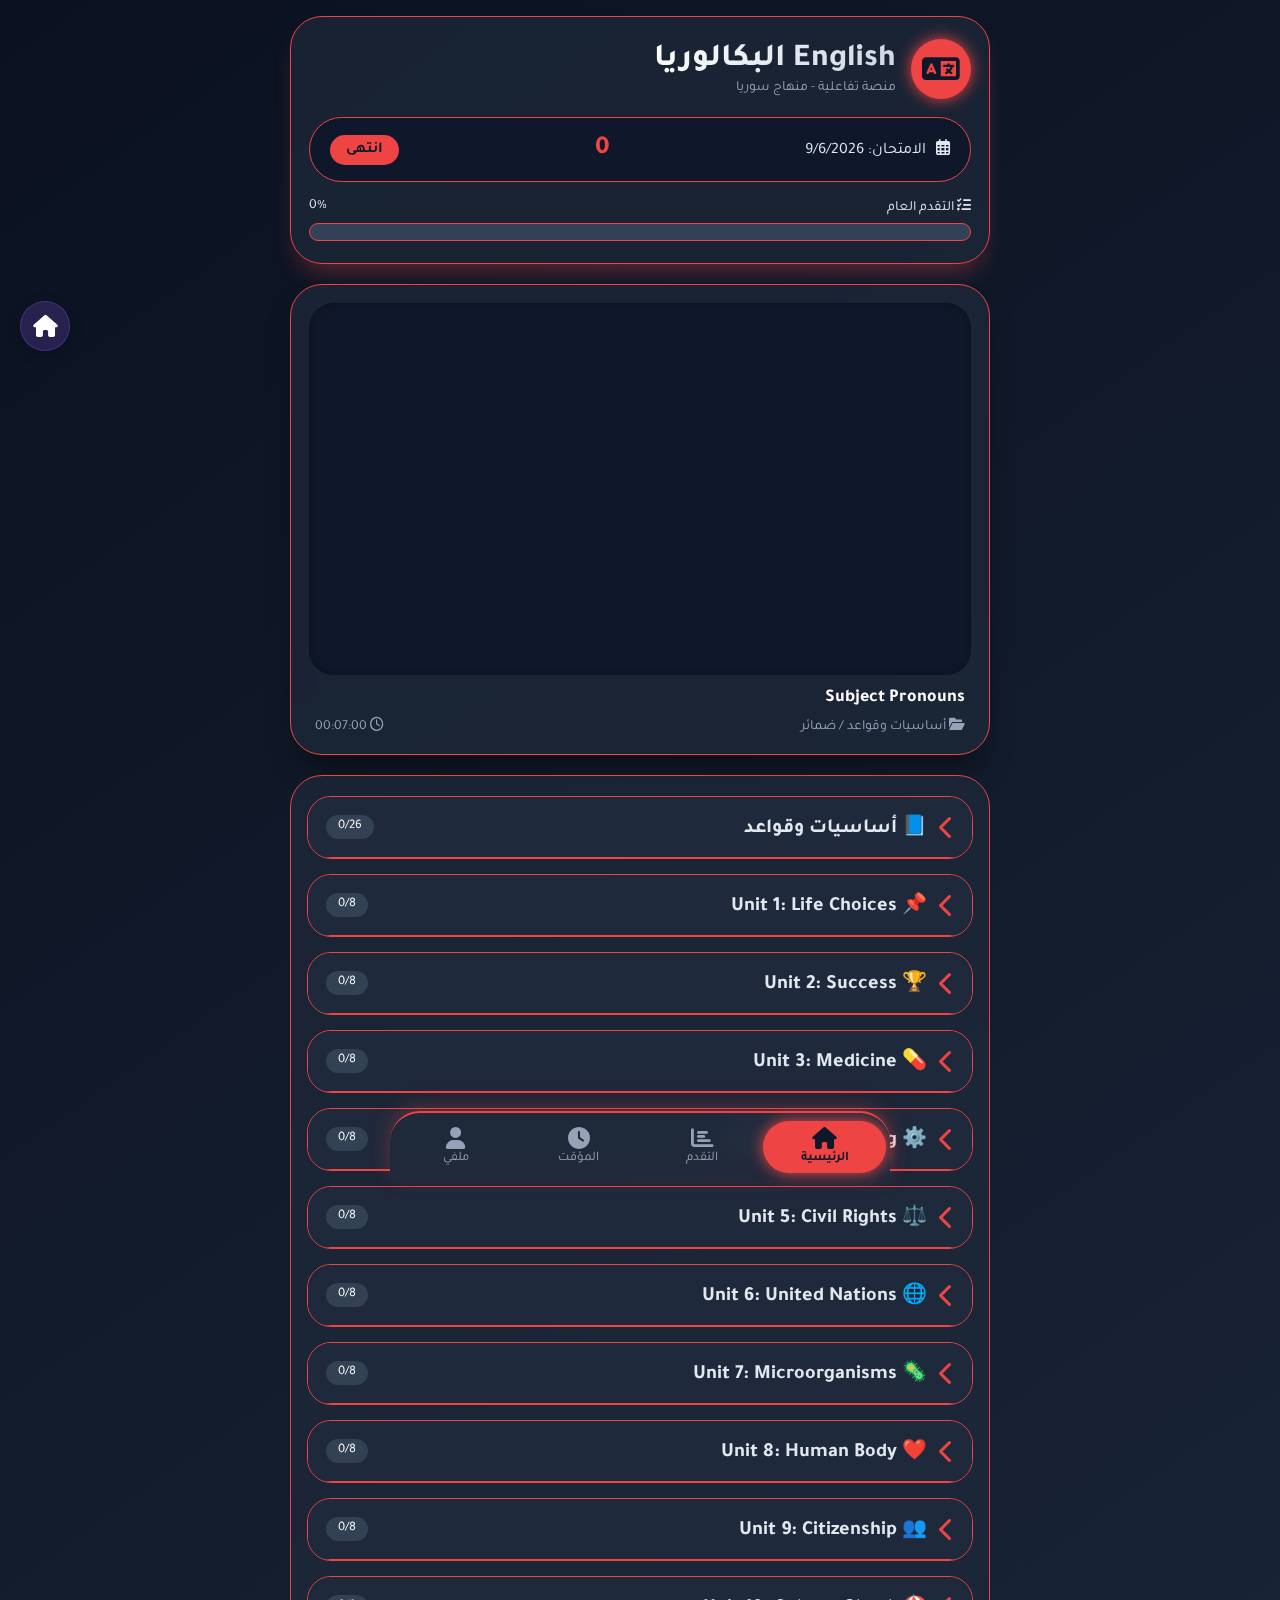
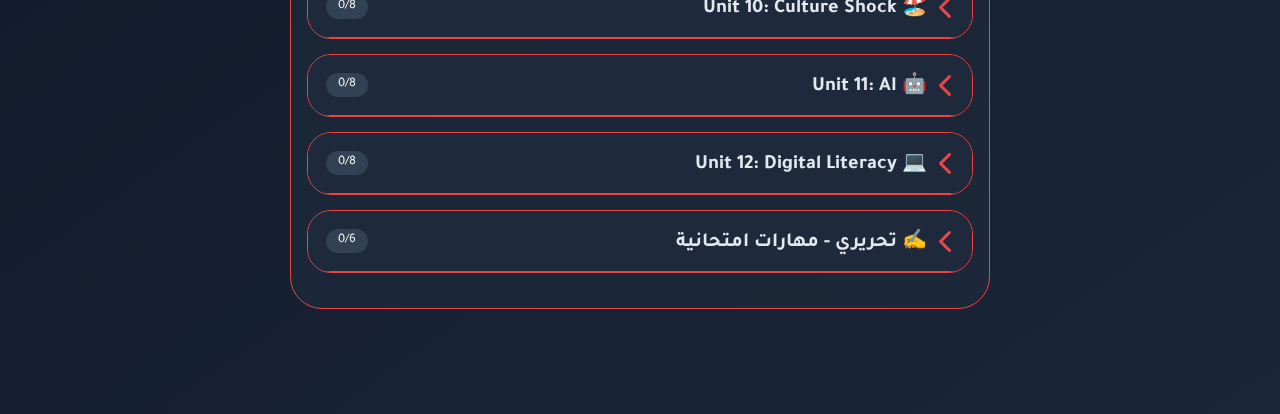
<file: pages/en.html>
<!DOCTYPE html>
<html lang="ar" dir="rtl">
<head>
    <meta charset="UTF-8">
    <meta name="viewport" content="width=device-width, initial-scale=1.0, maximum-scale=1.0, user-scalable=yes">
    <title>🇬🇧 منصة الإنجليزية - البكالوريا</title>
    <!-- Google Fonts & Icons -->
    <link rel="preconnect" href="https://fonts.googleapis.com">
    <link rel="preconnect" href="https://fonts.gstatic.com" crossorigin>
    <link href="https://fonts.googleapis.com/css2?family=Tajawal:wght@400;500;700;800&display=swap" rel="stylesheet">
    <link rel="stylesheet" href="https://cdnjs.cloudflare.com/ajax/libs/font-awesome/6.0.0-beta3/css/all.min.css">
    <style>
        * {
            margin: 0;
            padding: 0;
            box-sizing: border-box;
            font-family: 'Tajawal', sans-serif;
        }

        body {
            background: linear-gradient(145deg, #0b1120 0%, #1a2639 100%);
            color: #e2e8f0;
            padding: 16px 12px 80px 12px;
            min-height: 100vh;
        }

        /* شريط التنقل السفلي - زجاجي أحمر */
        .bottom-nav {
            position: fixed;
            bottom: 0;
            left: 0;
            right: 0;
            background: rgba(30, 41, 59, 0.8);
            backdrop-filter: blur(16px);
            -webkit-backdrop-filter: blur(16px);
            border-top: 2px solid #ef4444;
            display: flex;
            justify-content: space-around;
            padding: 8px 4px;
            border-radius: 30px 30px 0 0;
            box-shadow: 0 -5px 20px rgba(239, 68, 68, 0.3);
            z-index: 1000;
            max-width: 500px;
            margin: 0 auto;
        }

        .nav-item {
            display: flex;
            flex-direction: column;
            align-items: center;
            color: #94a3b8;
            transition: 0.2s;
            font-size: 13px;
            padding: 6px 12px;
            border-radius: 40px;
            cursor: pointer;
            flex: 1;
        }

        .nav-item i {
            font-size: 22px;
            margin-bottom: 2px;
        }

        .nav-item.active {
            background: #ef4444;
            color: #0f172a;
            font-weight: 600;
            box-shadow: 0 0 15px #ef4444;
        }

        .container {
            max-width: 700px;
            margin: 0 auto;
        }

        /* الهيدر - زجاجي أحمر */
        .header-card {
            background: rgba(30, 41, 59, 0.7);
            backdrop-filter: blur(12px);
            -webkit-backdrop-filter: blur(12px);
            border-radius: 32px;
            padding: 22px 18px;
            border: 1px solid #ef4444;
            box-shadow: 0 15px 25px -10px #ef444466;
            margin-bottom: 20px;
        }

        .subject-title {
            display: flex;
            align-items: center;
            gap: 15px;
            margin-bottom: 18px;
        }

        .subject-icon {
            background: #ef4444;
            width: 60px;
            height: 60px;
            border-radius: 30px;
            display: flex;
            align-items: center;
            justify-content: center;
            font-size: 30px;
            color: #0f172a;
            box-shadow: 0 0 15px #ef4444;
        }

        .subject-name h1 {
            font-size: 2rem;
            font-weight: 800;
            line-height: 1.2;
            background: linear-gradient(135deg, #fff, #cbd5e1);
            -webkit-background-clip: text;
            -webkit-text-fill-color: transparent;
        }

        .subject-name p {
            color: #94a3b8;
            font-size: 14px;
        }

        .exam-timer {
            background: #0f172a;
            border-radius: 50px;
            padding: 16px 20px;
            display: flex;
            align-items: center;
            justify-content: space-between;
            border: 1px solid #ef4444;
            margin-top: 15px;
        }

        .timer-number {
            font-size: 26px;
            font-weight: 800;
            color: #ef4444;
            direction: ltr;
        }

        .daily-plan {
            font-size: 15px;
            background: #ef4444;
            color: #0f172a;
            padding: 6px 16px;
            border-radius: 40px;
            font-weight: 700;
        }

        .progress-section {
            margin-top: 16px;
        }

        .progress-label {
            display: flex;
            justify-content: space-between;
            font-size: 14px;
            margin-bottom: 6px;
        }

        .progress-bar-bg {
            background: #334155;
            height: 18px;
            border-radius: 30px;
            overflow: hidden;
            border: 1px solid #ef4444;
        }

        .progress-fill {
            height: 100%;
            background: #ef4444;
            width: 0%;
            border-radius: 30px;
            transition: width 0.3s;
        }

        /* مشغل الفيديو - محسّن بزجاجية وظل */
        .video-player-card {
            background: rgba(30, 41, 59, 0.7);
            backdrop-filter: blur(10px);
            -webkit-backdrop-filter: blur(10px);
            border-radius: 32px;
            padding: 18px;
            border: 1px solid #ef4444;
            margin-bottom: 20px;
            box-shadow: 0 20px 30px -10px rgba(0, 0, 0, 0.5); /* ظل خفيف */
            transition: box-shadow 0.3s;
        }

        .video-wrapper {
            position: relative;
            width: 100%;
            aspect-ratio: 16 / 9; /* 16:9 مناسب للفيديوهات، مع تعليق: الطلب ذكر 9:16 لكنه خطأ مطبعي */
            border-radius: 25px; /* زوايا أكبر */
            overflow: hidden;
            background: #0f172a;
            box-shadow: inset 0 0 10px rgba(0,0,0,0.3);
        }

        .video-wrapper iframe {
            width: 100%;
            height: 100%;
            border: none;
        }

        .video-title {
            margin: 12px 0 8px;
            font-weight: 700;
            font-size: 18px;
            color: white;
            padding-right: 6px;
        }

        .video-meta {
            display: flex;
            justify-content: space-between;
            color: #94a3b8;
            font-size: 14px;
            padding: 0 6px;
        }

        /* الوحدات - زجاجية حمراء */
        .units-container {
            background: rgba(30, 41, 59, 0.7);
            backdrop-filter: blur(6px);
            -webkit-backdrop-filter: blur(6px);
            border-radius: 32px;
            padding: 20px 16px;
            border: 1px solid #ef4444;
            margin-bottom: 25px;
        }

        .unit-card {
            background: #0f172a;
            border-radius: 24px;
            margin-bottom: 15px;
            border: 1px solid #ef4444;
            overflow: hidden;
        }

        .unit-header {
            background: #1e293b;
            padding: 16px 18px;
            display: flex;
            align-items: center;
            gap: 12px;
            cursor: pointer;
            border-bottom: 1px solid #ef4444;
        }

        .unit-header i {
            font-size: 24px;
            color: #ef4444;
            transition: 0.2s;
        }

        .unit-header .unit-title {
            font-size: 20px;
            font-weight: 700;
            flex: 1;
        }

        .unit-progress {
            background: #334155;
            padding: 4px 12px;
            border-radius: 50px;
            font-size: 13px;
            color: white;
        }

        .sub-units {
            padding: 12px;
        }

        .sub-unit {
            margin-bottom: 16px;
        }

        .sub-unit-title {
            font-size: 16px;
            font-weight: 600;
            color: #ef4444;
            margin-bottom: 8px;
            padding-right: 8px;
            border-right: 4px solid #ef4444;
            cursor: pointer;
            display: flex;
            align-items: center;
            gap: 8px;
        }
        .sub-unit-title i {
            font-size: 18px;
            transition: transform 0.2s;
        }

        .lesson-list {
            list-style: none;
            margin-right: 20px; /* محاذاة للداخل */
        }

        .lesson-item {
            display: flex;
            align-items: center;
            gap: 12px;
            padding: 10px 12px;
            background: #1e293b;
            border-radius: 18px;
            margin-bottom: 6px;
            transition: 0.2s;
            border: 1px solid transparent;
        }

        .lesson-item:hover {
            border-color: #ef4444;
        }

        .lesson-item.active {
            border-color: #ef4444;
            background: #2d3748;
            box-shadow: 0 0 10px #ef4444;
        }

        /* زر الإتمام الدائري الأخضر - تعديل من أحمر إلى أخضر حسب الطلب */
        .lesson-watch {
            width: 24px;
            height: 24px;
            border-radius: 50%;
            border: 2px solid #10b981; /* أخضر */
            background: transparent;
            cursor: pointer;
            display: flex;
            align-items: center;
            justify-content: center;
            color: #10b981;
            font-size: 14px;
            flex-shrink: 0;
            transition: 0.2s;
        }

        .lesson-watch.watched {
            background: #10b981; /* أخضر */
            color: #0f172a;
            border-color: #10b981;
        }

        .lesson-info {
            flex: 1;
            font-size: 15px;
            font-weight: 500;
            line-height: 1.4;
            cursor: pointer;
        }

        .lesson-duration {
            font-size: 13px;
            color: #94a3b8;
            white-space: nowrap;
        }

        /* صفحات التقدم والمؤقت والملف - زجاجية حمراء */
        .progress-panel, .timer-panel, .profile-panel {
            background: rgba(30, 41, 59, 0.7);
            backdrop-filter: blur(6px);
            -webkit-backdrop-filter: blur(6px);
            border-radius: 32px;
            padding: 20px 18px;
            border: 1px solid #ef4444;
            margin-bottom: 20px;
        }

        .stats-grid {
            display: grid;
            grid-template-columns: 1fr 1fr;
            gap: 15px;
            margin-bottom: 20px;
        }

        .stat-card {
            background: #0f172a;
            border-radius: 24px;
            padding: 18px 12px;
            text-align: center;
            border: 1px solid #ef4444;
        }

        .stat-number {
            font-size: 36px;
            font-weight: 800;
            color: #ef4444;
        }

        .stat-label {
            font-size: 15px;
            margin-top: 5px;
        }

        .badge-container {
            display: flex;
            flex-wrap: wrap;
            gap: 12px;
            margin: 20px 0;
            justify-content: center;
        }

        .badge {
            background: #0f172a;
            border: 2px solid #334155;
            border-radius: 60px;
            padding: 12px 18px;
            display: flex;
            align-items: center;
            gap: 12px;
            font-weight: 600;
            opacity: 0.5;
        }

        .badge.achieved {
            border-color: #ef4444;
            background: #ef4444;
            color: #0f172a;
            opacity: 1;
        }

        .badge i {
            font-size: 26px;
        }

        .countdown-big {
            font-size: 48px;
            font-weight: 800;
            color: #ef4444;
            text-align: center;
            direction: ltr;
        }

        .plan-box {
            background: #0f172a;
            border-radius: 30px;
            padding: 18px;
            margin-top: 20px;
            border: 1px solid #ef4444;
        }

        .page {
            display: none;
        }

        .page.active {
            display: block;
        }

        hr {
            border: 0.5px solid #334155;
            margin: 20px 0;
        }

        .small-note {
            color: #94a3b8;
            font-size: 13px;
        }
    </style>
<!-- بداية: إضافة الزر الزجاجي العصري -->
    <style>
        .glass-home-btn {
            position: fixed;
            top: 20px;
            left: 20px;
            background: rgba(139, 92, 246, 0.2);
            backdrop-filter: blur(10px);
            -webkit-backdrop-filter: blur(10px);
            border: 1px solid rgba(139, 92, 246, 0.3);
            color: white;
            width: 50px;
            height: 50px;
            border-radius: 25px;
            text-decoration: none;
            z-index: 9999;
            box-shadow: 0 4px 15px rgba(0, 0, 0, 0.2);
            transition: all 0.3s ease;
            display: flex;
            align-items: center;
            justify-content: center;
            font-size: 22px;
        }

        .glass-home-btn:hover {
            background: rgba(139, 92, 246, 0.4);
            border: 1px solid rgba(139, 92, 246, 0.6);
            transform: translateY(-2px);
            box-shadow: 0 8px 25px rgba(139, 92, 246, 0.3);
        }

        .glass-home-btn:active {
            transform: translateY(0);
        }
    </style>
    <!-- نهاية الزر الزجاجي -->
</head>
<body>
    <!-- الزر الزجاجي -->
    <a href="../index.html" class="glass-home-btn" title="العودة للرئيسية">
        <i class="fas fa-home"></i>
    </a>
    <div class="container">
        <!-- الهيدر الثابت -->
        <div class="header-card">
            <div class="subject-title">
                <div class="subject-icon"><i class="fas fa-language"></i></div>
                <div class="subject-name">
                    <h1>English البكالوريا</h1>
                    <p>منصة تفاعلية - منهاج سوريا</p>
                </div>
            </div>
            <div class="exam-timer">
                <div><i class="far fa-calendar-alt" style="margin-left:6px;"></i> الامتحان: 9/6/2026</div>
                <div class="timer-number" id="countdown-days">0</div>
                <div class="daily-plan" id="daily-plan-text">خطة 0/يوم</div>
            </div>
            <div class="progress-section">
                <div class="progress-label">
                    <span><i class="fas fa-tasks"></i> التقدم العام</span>
                    <span id="overall-percent">0%</span>
                </div>
                <div class="progress-bar-bg">
                    <div class="progress-fill" id="overall-progress" style="width:0%"></div>
                </div>
            </div>
        </div>

        <!-- الصفحات -->
        <div id="page-home" class="page active">
            <div class="video-player-card" id="videoPlayerCard">
                <div class="video-wrapper">
                    <iframe id="youtube-player" src="https://www.youtube.com/embed/e5RdDqcdupk" frameborder="0" allowfullscreen></iframe>
                </div>
                <div class="video-title" id="current-video-title">Subject Pronouns</div>
                <div class="video-meta">
                    <span id="current-unit"><i class="fas fa-folder-open"></i> أساسيات / ضمائر</span>
                    <span id="current-duration"><i class="far fa-clock"></i> 00:07:00</span>
                </div>
            </div>
            <div class="units-container" id="units-container"></div>
        </div>

        <div id="page-progress" class="page">
            <div class="progress-panel">
                <h2 style="font-size: 26px; margin-bottom: 15px;"><i class="fas fa-chart-line" style="color:#ef4444;"></i> إحصائياتك</h2>
                <div class="stats-grid">
                    <div class="stat-card"><div class="stat-number" id="watched-count">0</div><div class="stat-label">فيديو مُشاهَد</div></div>
                    <div class="stat-card"><div class="stat-number" id="total-hours">0</div><div class="stat-label">ساعة مشاهدة</div></div>
                    <div class="stat-card"><div class="stat-number" id="remaining-count">62</div><div class="stat-label">فيديو متبقي</div></div>
                    <div class="stat-card"><div class="stat-number" id="completion-percent">0%</div><div class="stat-label">إنجاز</div></div>
                </div>
                <hr>
                <h3><i class="fas fa-medal"></i> شارات الإنجاز</h3>
                <div class="badge-container" id="badge-container">
                    <div class="badge" id="badge5"><i class="fas fa-play"></i> 5 فيديوهات</div>
                    <div class="badge" id="badge25"><i class="fas fa-star"></i> 25 فيديو</div>
                    <div class="badge" id="badge50"><i class="fas fa-crown"></i> 50 فيديو</div>
                    <div class="badge" id="badge62"><i class="fas fa-dragon"></i> 62 فيديو</div>
                </div>
                <hr>
                <h3><i class="fas fa-chart-pie"></i> تقدم الوحدات</h3>
                <div id="unit-progress-list" style="margin-top:15px;"></div>
            </div>
        </div>

        <div id="page-timer" class="page">
            <div class="timer-panel">
                <h2 style="margin-bottom: 10px;"><i class="fas fa-hourglass-half"></i> العد التنازلي للامتحان</h2>
                <div class="countdown-big" id="countdown-large">0</div>
                <div class="plan-box">
                    <div style="font-size: 20px; font-weight: 700;">📅 خطتك اليومية</div>
                    <div style="font-size: 18px; margin: 15px 0;" id="daily-plan-detail">0 فيديو / يوم</div>
                    <p class="small-note">لمشاهدة جميع الفيديوهات المتبقية قبل الامتحان</p>
                </div>
                <div style="background: #0f172a; border-radius: 24px; padding: 16px; margin-top: 20px;">
                    <p><i class="fas fa-info-circle" style="color:#ef4444;"></i> الامتحان يوم 9 حزيران 2026. واصل بنشاط!</p>
                </div>
            </div>
        </div>

        <div id="page-profile" class="page">
            <div class="profile-panel">
                <div style="display: flex; gap: 20px; align-items: center;">
                    <div style="background:#ef4444; width:80px; height:80px; border-radius: 40px; display: flex; align-items: center; justify-content: center; font-size: 40px; color:#0f172a; box-shadow:0 0 15px #ef4444;">
                        <i class="fas fa-user-graduate"></i>
                    </div>
                    <div>
                        <h3>طالب بكالوريا</h3>
                        <p class="small-note">إنجليزي - علمي / أدبي</p>
                    </div>
                </div>
                <hr>
                <div><i class="fas fa-check-circle" style="color:#ef4444;"></i> آخر فيديو تم مشاهدته: <span id="last-watched">لا يوجد</span></div>
                <div style="margin-top: 15px;"><i class="fas fa-save"></i> يتم حفظ التقدم تلقائياً</div>
                <div style="margin-top: 20px;" class="small-note">عدد الفيديوهات الكلي: 62</div>
            </div>
        </div>

        <!-- شريط التنقل -->
        <div class="bottom-nav">
            <div class="nav-item active" data-page="home"><i class="fas fa-home"></i><span>الرئيسية</span></div>
            <div class="nav-item" data-page="progress"><i class="fas fa-chart-bar"></i><span>التقدم</span></div>
            <div class="nav-item" data-page="timer"><i class="fas fa-clock"></i><span>المؤقت</span></div>
            <div class="nav-item" data-page="profile"><i class="fas fa-user"></i><span>ملفي</span></div>
        </div>
    </div>

    <script>
        (function() {
            'use strict';

            // ---------- بيانات الفيديوهات (62 فيديو) ----------
            const rawVideos = [
                // أساسيات وقواعد (26)
                { unit: 'أساسيات وقواعد', subUnit: 'ضمائر', title: 'Subject Pronouns', videoId: 'e5RdDqcdupk', duration: 7 },
                { unit: 'أساسيات وقواعد', subUnit: 'ضمائر', title: 'Possessive Adjectives', videoId: '_K1TUvT_hSk', duration: 5 },
                { unit: 'أساسيات وقواعد', subUnit: 'ضمائر', title: 'Possessive Pronouns', videoId: 'Ggz6YECHeXk', duration: 4 },
                { unit: 'أساسيات وقواعد', subUnit: 'ضمائر', title: 'Object Pronouns', videoId: '8yLZ55Zj1l4', duration: 4 },
                { unit: 'أساسيات وقواعد', subUnit: 'ضمائر', title: 'Reflexive Pronouns', videoId: 'HaPIm6c4xkE', duration: 4 },
                { unit: 'أساسيات وقواعد', subUnit: 'أفعال مساعدة', title: 'Auxiliary Verbs', videoId: 'tnqsjJky6ug', duration: 18 },
                { unit: 'أساسيات وقواعد', subUnit: 'أفعال شاذة', title: 'Irregular Verbs', videoId: 'qmSEyBOGymY', duration: 35 },
                { unit: 'أساسيات وقواعد', subUnit: 'أزمنة', title: 'Present Simple', videoId: 'lUiwN8Vl73M', duration: 20 },
                { unit: 'أساسيات وقواعد', subUnit: 'أزمنة', title: 'Present Continuous', videoId: 'yigNKXtNbuI', duration: 12 },
                { unit: 'أساسيات وقواعد', subUnit: 'أزمنة', title: 'Past Simple', videoId: 'ov5LawQIdx4', duration: 9 },
                { unit: 'أساسيات وقواعد', subUnit: 'أزمنة', title: 'Past Continuous', videoId: 'vZxMtqPaDOI', duration: 9 },
                { unit: 'أساسيات وقواعد', subUnit: 'أزمنة', title: 'Present Perfect', videoId: 'GFdw29I2gyM', duration: 31 },
                { unit: 'أساسيات وقواعد', subUnit: 'أزمنة', title: 'Present Perfect Continuous', videoId: 'tHG7vWHjoLc', duration: 28 },
                { unit: 'أساسيات وقواعد', subUnit: 'مستقبل', title: 'Will & Going to', videoId: 'IdRKx4Q1Rig', duration: 7 },
                { unit: 'أساسيات وقواعد', subUnit: 'مستقبل', title: 'Future Forms', videoId: 'rZr1dmL9fHc', duration: 10 },
                { unit: 'أساسيات وقواعد', subUnit: 'قواعد', title: 'Question Formation', videoId: 'OQCf57rl8Bk', duration: 21 },
                { unit: 'أساسيات وقواعد', subUnit: 'قواعد', title: 'Question Tags', videoId: '5GXj0QP0CIc', duration: 8 },
                { unit: 'أساسيات وقواعد', subUnit: 'قواعد', title: 'Reported Questions', videoId: 'k9HQ4KI6N7E', duration: 12 },
                { unit: 'أساسيات وقواعد', subUnit: 'قواعد', title: 'Reported Speech', videoId: 'd1v0Yp1SzYA', duration: 13 },
                { unit: 'أساسيات وقواعد', subUnit: 'قواعد', title: 'Imperative', videoId: 'xElMAnNJ-Ts', duration: 3 },
                { unit: 'أساسيات وقواعد', subUnit: 'قواعد', title: 'Determiners', videoId: 'Qv6BF2shdmM', duration: 17 },
                { unit: 'أساسيات وقواعد', subUnit: 'قواعد', title: 'Comparative & Superlative', videoId: '3aVERP2y_dg', duration: 10 },
                { unit: 'أساسيات وقواعد', subUnit: 'قواعد', title: 'Passive Voice', videoId: 'pOa-ddCKusE', duration: 14 },
                { unit: 'أساسيات وقواعد', subUnit: 'قواعد', title: 'Relative Pronouns', videoId: 'yWMu0yfJQd4', duration: 9 },
                { unit: 'أساسيات وقواعد', subUnit: 'شرطية', title: 'Conditionals Type 2 & 3', videoId: 'nSUPApTo9kU', duration: 15 },
                { unit: 'أساسيات وقواعد', subUnit: 'قواعد', title: 'Modals', videoId: 'wu_1w4dzcME', duration: 8 },
                // Unit 1 Life Choices (8)
                { unit: 'Unit 1 Life Choices', subUnit: 'قراءة', title: 'Reading SB - Future Careers', videoId: 'sXlyxNPKD-Y', duration: 25 },
                { unit: 'Unit 1 Life Choices', subUnit: 'قراءة', title: 'Reading AB - Learned Lesson', videoId: '0OJImEtQ_kg', duration: 20 },
                { unit: 'Unit 1 Life Choices', subUnit: 'مفردات', title: 'Vocabulary - Phrasal Verbs', videoId: 'i2NxrGGDc2o', duration: 18 },
                { unit: 'Unit 1 Life Choices', subUnit: 'صوتيات', title: 'Pronunciation - Homophones', videoId: 'MRoTlWD3v2E', duration: 15 },
                { unit: 'Unit 1 Life Choices', subUnit: 'قواعد', title: 'Grammar - Tenses Revision', videoId: '6MG-antR3fE', duration: 22 },
                { unit: 'Unit 1 Life Choices', subUnit: 'محادثة', title: 'Everyday English - Giving Advice', videoId: 'P6iB8b4rLtU', duration: 12 },
                { unit: 'Unit 1 Life Choices', subUnit: 'استماع', title: 'Listening', videoId: 't_Le5LuNbsA', duration: 10 },
                { unit: 'Unit 1 Life Choices', subUnit: 'كتابة', title: 'Writing', videoId: 'b--HtiJqskI', duration: 14 },
                // Unit 2 Success (8)
                { unit: 'Unit 2 Success', subUnit: 'قراءة', title: 'Reading SB', videoId: '4hEQI60hGlY', duration: 22 },
                { unit: 'Unit 2 Success', subUnit: 'قراءة', title: 'Reading AB', videoId: 'fJGN2FiyVGE', duration: 18 },
                { unit: 'Unit 2 Success', subUnit: 'مفردات', title: 'Vocabulary - Success Idioms', videoId: 'Y8if3RQFm-4', duration: 16 },
                { unit: 'Unit 2 Success', subUnit: 'صوتيات', title: 'Pronunciation -ed', videoId: '_ouq5Skwe54', duration: 10 },
                { unit: 'Unit 2 Success', subUnit: 'قواعد', title: 'Grammar - Past Tenses', videoId: 'gzU_h7xYL8M', duration: 20 },
                { unit: 'Unit 2 Success', subUnit: 'محادثة', title: 'Everyday English - Congratulating', videoId: 'pFzHZvm-vbY', duration: 12 },
                { unit: 'Unit 2 Success', subUnit: 'استماع', title: 'Listening', videoId: 'Z2KIv0P5nGM', duration: 8 },
                { unit: 'Unit 2 Success', subUnit: 'كتابة', title: 'Writing', videoId: 'SsEnNJCXJBs', duration: 15 },
                // Unit 3 Medicine (8)
                { unit: 'Unit 3 Medicine', subUnit: 'قراءة', title: 'Reading SB - History of Medicine', videoId: 'ympkwTPUqws', duration: 24 },
                { unit: 'Unit 3 Medicine', subUnit: 'قراءة', title: 'Reading AB - Inventions', videoId: 'XwDf1WhFdqs', duration: 20 },
                { unit: 'Unit 3 Medicine', subUnit: 'مفردات', title: 'Medical Words & Idioms', videoId: 'TZoGPnG3jro', duration: 18 },
                { unit: 'Unit 3 Medicine', subUnit: 'صوتيات', title: 'Emphatic Stress', videoId: 'ZSzxxGQOWPU', duration: 12 },
                { unit: 'Unit 3 Medicine', subUnit: 'قواعد', title: 'Passive Voice', videoId: 'npKhZD8wPpY', duration: 22 },
                { unit: 'Unit 3 Medicine', subUnit: 'محادثة', title: 'Asking for Information', videoId: 'Vf8S20OAZUw', duration: 14 },
                { unit: 'Unit 3 Medicine', subUnit: 'استماع', title: 'Listening', videoId: 'ZcdXJp2u40w', duration: 9 },
                { unit: 'Unit 3 Medicine', subUnit: 'كتابة', title: 'Writing', videoId: 'wAyNu2xJOBQ', duration: 13 },
                // Unit 4 Engineering (8)
                { unit: 'Unit 4 Engineering', subUnit: 'قراءة', title: 'Reading SB - History of Engineering', videoId: 'JE1NO1ZMt6k', duration: 26 },
                { unit: 'Unit 4 Engineering', subUnit: 'قراءة', title: 'Reading AB - Medical Technology', videoId: 'Q0GvPc5wcWE', duration: 19 },
                { unit: 'Unit 4 Engineering', subUnit: 'مفردات', title: 'Phrasal Verbs & Prepositions', videoId: '7pNgi43TdAU', duration: 17 },
                { unit: 'Unit 4 Engineering', subUnit: 'صوتيات', title: 'Elision', videoId: 'vXeOFIBFXQM', duration: 11 },
                { unit: 'Unit 4 Engineering', subUnit: 'قواعد', title: 'Causative', videoId: '4AFzplsmk0k', duration: 21 },
                { unit: 'Unit 4 Engineering', subUnit: 'محادثة', title: 'Hesitation & Uncertainty', videoId: 'TUtkyNHiOjs', duration: 13 },
                { unit: 'Unit 4 Engineering', subUnit: 'استماع', title: 'Listening', videoId: 'S1rMBUL-1_g', duration: 10 },
                { unit: 'Unit 4 Engineering', subUnit: 'كتابة', title: 'Writing', videoId: 'iIyCsMTnV44', duration: 14 },
                // Unit 5 Civil Rights (8)
                { unit: 'Unit 5 Civil Rights', subUnit: 'قراءة', title: 'Reading SB', videoId: 'U7gWPFVPF3I', duration: 23 },
                { unit: 'Unit 5 Civil Rights', subUnit: 'قراءة', title: 'Reading AB', videoId: 'zGsi0A2wTO0', duration: 18 },
                { unit: 'Unit 5 Civil Rights', subUnit: 'مفردات', title: 'Law Idioms', videoId: 'UzflQy8UzLc', duration: 15 },
                { unit: 'Unit 5 Civil Rights', subUnit: 'صوتيات', title: 'Voiced/Voiceless', videoId: '5WaSrpJm7kE', duration: 9 },
                { unit: 'Unit 5 Civil Rights', subUnit: 'قواعد', title: 'Relative Clauses', videoId: 'ONz8N-oEZZs', duration: 20 },
                { unit: 'Unit 5 Civil Rights', subUnit: 'محادثة', title: 'Complaints & Apologies', videoId: '3kb-kRub8yA', duration: 12 },
                { unit: 'Unit 5 Civil Rights', subUnit: 'استماع', title: 'Listening', videoId: 'okMHMkqnPbM', duration: 8 },
                { unit: 'Unit 5 Civil Rights', subUnit: 'كتابة', title: 'Writing', videoId: '0XqdLSmOA64', duration: 13 },
                // Unit 6 United Nations (8)
                { unit: 'Unit 6 United Nations', subUnit: 'قراءة', title: 'Reading SB', videoId: 'RJM3hrrHmgI', duration: 21 },
                { unit: 'Unit 6 United Nations', subUnit: 'قراءة', title: 'Reading AB', videoId: 'Gyt-FwAWpCk', duration: 17 },
                { unit: 'Unit 6 United Nations', subUnit: 'مفردات', title: 'Prefixes', videoId: 'c-bYRZD1eGM', duration: 14 },
                { unit: 'Unit 6 United Nations', subUnit: 'صوتيات', title: 'Word Stress', videoId: 'VckTP9UrDRg', duration: 10 },
                { unit: 'Unit 6 United Nations', subUnit: 'قواعد', title: 'Future Forms', videoId: 'Joaoy3x0vfM', duration: 22 },
                { unit: 'Unit 6 United Nations', subUnit: 'محادثة', title: 'Modesty', videoId: 'NmvtQVTnFIY', duration: 11 },
                { unit: 'Unit 6 United Nations', subUnit: 'استماع', title: 'Listening', videoId: 'Kf_ntoNAosE', duration: 9 },
                { unit: 'Unit 6 United Nations', subUnit: 'كتابة', title: 'Writing', videoId: '3s1lmVeWXJE', duration: 12 },
                // Unit 7 Microorganisms (8)
                { unit: 'Unit 7 Microorganisms', subUnit: 'قراءة', title: 'Reading SB', videoId: 'ZHyw95zdPaY', duration: 24 },
                { unit: 'Unit 7 Microorganisms', subUnit: 'قراءة', title: 'Reading AB', videoId: '9ebuPPIf8XM', duration: 19 },
                { unit: 'Unit 7 Microorganisms', subUnit: 'مفردات', title: 'Collocations', videoId: 'F8YXjccPaY8', duration: 16 },
                { unit: 'Unit 7 Microorganisms', subUnit: 'صوتيات', title: 'Silent Letters', videoId: 'IGf7PVE_u80', duration: 12 },
                { unit: 'Unit 7 Microorganisms', subUnit: 'قواعد', title: 'Conditionals II & III', videoId: '6-Lml1qCUT4', duration: 21 },
                { unit: 'Unit 7 Microorganisms', subUnit: 'محادثة', title: 'On the Phone', videoId: '0aHYztuy4QQ', duration: 13 },
                { unit: 'Unit 7 Microorganisms', subUnit: 'استماع', title: 'Listening', videoId: '0UwsOCA66wA', duration: 10 },
                { unit: 'Unit 7 Microorganisms', subUnit: 'كتابة', title: 'Writing', videoId: 'utzaPysgk78', duration: 14 },
                // Unit 8 Human Body (8)
                { unit: 'Unit 8 Human Body', subUnit: 'قراءة', title: 'Reading SB', videoId: '-ITSTxkE730', duration: 22 },
                { unit: 'Unit 8 Human Body', subUnit: 'قراءة', title: 'Reading AB', videoId: 'Gto0Jq9xiNk', duration: 18 },
                { unit: 'Unit 8 Human Body', subUnit: 'مفردات', title: 'Body Idioms', videoId: '1hj5UcbOZrs', duration: 15 },
                { unit: 'Unit 8 Human Body', subUnit: 'صوتيات', title: 'Syllable Stress', videoId: 'G8hf5sDuBrU', duration: 11 },
                { unit: 'Unit 8 Human Body', subUnit: 'قواعد', title: 'Expressing Wishes', videoId: 'D6mNZaQgGu0', duration: 20 },
                { unit: 'Unit 8 Human Body', subUnit: 'محادثة', title: 'Asking for Help', videoId: 'bWV8Xvm24ls', duration: 12 },
                { unit: 'Unit 8 Human Body', subUnit: 'استماع', title: 'Listening', videoId: '3UjlsHrrpVw', duration: 9 },
                { unit: 'Unit 8 Human Body', subUnit: 'كتابة', title: 'Writing', videoId: 'Vr0TvYWZeqs', duration: 13 },
                // Unit 9 Citizenship (8)
                { unit: 'Unit 9 Citizenship', subUnit: 'قراءة', title: 'Reading SB', videoId: 'nS_zdhYWcYI', duration: 21 },
                { unit: 'Unit 9 Citizenship', subUnit: 'قراءة', title: 'Reading AB', videoId: 'vzjhr0JlTEw', duration: 17 },
                { unit: 'Unit 9 Citizenship', subUnit: 'مفردات', title: 'Word Family', videoId: 'HcSxmUX4qs0', duration: 14 },
                { unit: 'Unit 9 Citizenship', subUnit: 'صوتيات', title: 'Homographs', videoId: 'h2vc8tPBxNk', duration: 10 },
                { unit: 'Unit 9 Citizenship', subUnit: 'قواعد', title: 'Paired Conjunctions', videoId: 'tFZ-W_MLENc', duration: 19 },
                { unit: 'Unit 9 Citizenship', subUnit: 'محادثة', title: 'Accepting/Declining Offers', videoId: 'hHjxA77Hphc', duration: 12 },
                { unit: 'Unit 9 Citizenship', subUnit: 'استماع', title: 'Listening', videoId: 'uQTX_ZnzLrk', duration: 8 },
                { unit: 'Unit 9 Citizenship', subUnit: 'كتابة', title: 'Writing', videoId: 'CuFc6AB04ho', duration: 13 },
                // Unit 10 Culture Shock (8)
                { unit: 'Unit 10 Culture Shock', subUnit: 'قراءة', title: 'Reading SB', videoId: 'rgCRbAUWQLY', duration: 22 },
                { unit: 'Unit 10 Culture Shock', subUnit: 'قراءة', title: 'Reading AB', videoId: 'GhuGOmhccNY', duration: 18 },
                { unit: 'Unit 10 Culture Shock', subUnit: 'مفردات', title: 'Idioms', videoId: 'wjb3pUuO-jY', duration: 15 },
                { unit: 'Unit 10 Culture Shock', subUnit: 'صوتيات', title: 'Question Intonation', videoId: '99BQxNSsI-c', duration: 11 },
                { unit: 'Unit 10 Culture Shock', subUnit: 'قواعد', title: 'Modals (Obligation)', videoId: 'dPArKWIxAhE', duration: 20 },
                { unit: 'Unit 10 Culture Shock', subUnit: 'محادثة', title: 'Expressing Surprise', videoId: 'sPtk47vDoPo', duration: 12 },
                { unit: 'Unit 10 Culture Shock', subUnit: 'استماع', title: 'Listening', videoId: 'pe_IBjMn0fw', duration: 9 },
                { unit: 'Unit 10 Culture Shock', subUnit: 'كتابة', title: 'Writing', videoId: 'vLEQWytMIMQ', duration: 13 },
                // Unit 11 Artificial Intelligence (8)
                { unit: 'Unit 11 Artificial Intelligence', subUnit: 'قراءة', title: 'Reading SB', videoId: 'oWSI9ONfI8M', duration: 23 },
                { unit: 'Unit 11 Artificial Intelligence', subUnit: 'قراءة', title: 'Reading AB', videoId: '5iXRDqZtK54', duration: 19 },
                { unit: 'Unit 11 Artificial Intelligence', subUnit: 'مفردات', title: 'Science Verbs', videoId: 'bbze3U43oKQ', duration: 16 },
                { unit: 'Unit 11 Artificial Intelligence', subUnit: 'صوتيات', title: 'Strong/Weak Forms', videoId: 'RzqnnoJJJUc', duration: 12 },
                { unit: 'Unit 11 Artificial Intelligence', subUnit: 'قواعد', title: 'Reported Speech', videoId: '0sR70Jgi4L8', duration: 21 },
                { unit: 'Unit 11 Artificial Intelligence', subUnit: 'محادثة', title: 'Being Tactful', videoId: 'rJ3Nl3JT_hM', duration: 13 },
                { unit: 'Unit 11 Artificial Intelligence', subUnit: 'استماع', title: 'Listening', videoId: 'dzoqf9oK29o', duration: 10 },
                { unit: 'Unit 11 Artificial Intelligence', subUnit: 'كتابة', title: 'Writing', videoId: 'g9PkBxtLNiE', duration: 14 },
                // Unit 12 Digital Literacy (8)
                { unit: 'Unit 12 Digital Literacy', subUnit: 'قراءة', title: 'Reading SB', videoId: 'pt8DnIGXWr8', duration: 22 },
                { unit: 'Unit 12 Digital Literacy', subUnit: 'قراءة', title: 'Reading AB', videoId: 'guXAt8bSFxk', duration: 18 },
                { unit: 'Unit 12 Digital Literacy', subUnit: 'مفردات', title: 'Phrasal Verbs', videoId: 'ro5rVm8As1E', duration: 15 },
                { unit: 'Unit 12 Digital Literacy', subUnit: 'صوتيات', title: 'Sound Linking', videoId: 'VPp-VdgGSRE', duration: 11 },
                { unit: 'Unit 12 Digital Literacy', subUnit: 'قواعد', title: 'Inversion', videoId: '7RDndmUYvv4', duration: 20 },
                { unit: 'Unit 12 Digital Literacy', subUnit: 'محادثة', title: 'Asking for Permission', videoId: 'yfjIDeP-kUs', duration: 12 },
                { unit: 'Unit 12 Digital Literacy', subUnit: 'استماع', title: 'Listening', videoId: '8GlFveQLarQ', duration: 9 },
                { unit: 'Unit 12 Digital Literacy', subUnit: 'كتابة', title: 'Writing', videoId: '6yoVb2I5ED4', duration: 13 },
                // تحريري (6)
                { unit: 'تحريري', subUnit: 'قواعد', title: 'الأزمنة تحريري', videoId: '5XGdOqJK_cA', duration: 18 },
                { unit: 'تحريري', subUnit: 'قواعد', title: 'المبني للمجهول تحريري', videoId: 'aUPf56v0dEg', duration: 30 },
                { unit: 'تحريري', subUnit: 'قواعد', title: 'دليلك الشامل لفراغات الذاكرة', videoId: 'L92bJgSwssY', duration: 70 },
                { unit: 'تحريري', subUnit: 'قواعد', title: 'صناعة السؤال', videoId: 'L92bJgSwssY', duration: 45 },
                { unit: 'تحريري', subUnit: 'قواعد', title: 'قاعدة السببية', videoId: 'pBLx26YAKLg', duration: 26 },
                { unit: 'تحريري', subUnit: 'قواعد', title: 'كيف تهكر سؤال اكمال الجمل', videoId: 'L92bJgSwssY', duration: 47 }
            ];

            // تحويل البيانات إلى كائنات مع id والمدة بصيغة hh:mm:ss
            const videos = rawVideos.map((v, index) => {
                const mins = v.duration;
                const hours = Math.floor(mins / 60);
                const minutes = mins % 60;
                const timeString = `${hours.toString().padStart(2, '0')}:${minutes.toString().padStart(2, '0')}:00`;
                return {
                    id: index,
                    title: v.title,
                    youtubeId: v.videoId,
                    unit: v.unit,
                    subUnit: v.subUnit,
                    duration: timeString,
                    watched: false
                };
            });

            // وحدات العرض (مرتبة يدوياً للحفاظ على الترتيب)
            const units = [
                { id: 'أساسيات وقواعد', name: '📘 أساسيات وقواعد', icon: 'book-open' },
                { id: 'Unit 1 Life Choices', name: '📌 Unit 1: Life Choices', icon: 'leaf' },
                { id: 'Unit 2 Success', name: '🏆 Unit 2: Success', icon: 'trophy' },
                { id: 'Unit 3 Medicine', name: '💊 Unit 3: Medicine', icon: 'stethoscope' },
                { id: 'Unit 4 Engineering', name: '⚙️ Unit 4: Engineering', icon: 'gears' },
                { id: 'Unit 5 Civil Rights', name: '⚖️ Unit 5: Civil Rights', icon: 'gavel' },
                { id: 'Unit 6 United Nations', name: '🌐 Unit 6: United Nations', icon: 'globe' },
                { id: 'Unit 7 Microorganisms', name: '🦠 Unit 7: Microorganisms', icon: 'bacteria' },
                { id: 'Unit 8 Human Body', name: '❤️ Unit 8: Human Body', icon: 'heart' },
                { id: 'Unit 9 Citizenship', name: '👥 Unit 9: Citizenship', icon: 'users' },
                { id: 'Unit 10 Culture Shock', name: '🏖️ Unit 10: Culture Shock', icon: 'umbrella-beach' },
                { id: 'Unit 11 Artificial Intelligence', name: '🤖 Unit 11: AI', icon: 'robot' },
                { id: 'Unit 12 Digital Literacy', name: '💻 Unit 12: Digital Literacy', icon: 'laptop' },
                { id: 'تحريري', name: '✍️ تحريري - مهارات امتحانية', icon: 'pencil' }
            ];

            // المتغيرات العامة
            let watchedVideos = JSON.parse(localStorage.getItem('engWatched')) || [];
            let currentVideo = videos[0];

            // دوال مساعدة
            function saveWatched() {
                localStorage.setItem('engWatched', JSON.stringify(watchedVideos));
            }

            function saveLastWatched(id) {
                localStorage.setItem('engLast', id);
            }

            function loadLastWatched() {
                const last = localStorage.getItem('engLast');
                if (last !== null) {
                    const idx = videos.findIndex(v => v.id == last);
                    if (idx >= 0) currentVideo = videos[idx];
                }
            }

            // تحديث معلومات الفيديو المعروض وتشغيله تلقائياً مع autoplay
            function setVideoByIndex(index) {
                const v = videos[index];
                if (!v) return;
                currentVideo = v;
                const player = document.getElementById('youtube-player');
                if (player) player.src = `https://www.youtube.com/embed/${v.youtubeId}?autoplay=1`; // تشغيل تلقائي
                const titleEl = document.getElementById('current-video-title');
                if (titleEl) titleEl.innerText = v.title;
                const unitEl = document.getElementById('current-unit');
                if (unitEl) unitEl.innerHTML = `<i class="fas fa-folder-open"></i> ${v.unit} / ${v.subUnit}`;
                const durationEl = document.getElementById('current-duration');
                if (durationEl) durationEl.innerHTML = `<i class="far fa-clock"></i> ${v.duration}`;
                // تحديث التحديد البصري في القائمة
                buildUnits();

                // تمرير الصفحة إلى مشغل الفيديو بسلاسة
                const videoCard = document.getElementById('videoPlayerCard');
                if (videoCard) {
                    videoCard.scrollIntoView({ behavior: 'smooth', block: 'start' });
                }
            }

            // حساب الإحصائيات
            function calcStats() {
                const total = videos.length;
                const watchedCount = watchedVideos.length;
                const remaining = total - watchedCount;
                const percent = total ? Math.round((watchedCount / total) * 100) : 0;
                let totalSeconds = 0;
                watchedVideos.forEach(id => {
                    const v = videos.find(v => v.id === id);
                    if (v) {
                        const parts = v.duration.split(':');
                        totalSeconds += parseInt(parts[0]) * 3600 + parseInt(parts[1]) * 60 + parseInt(parts[2]);
                    }
                });
                const hours = Math.round(totalSeconds / 3600 * 10) / 10;
                return { watchedCount, remaining, percent, hours };
            }

            // تحديث كل الإحصائيات والشارات
            function updateAllStats() {
                const { watchedCount, remaining, percent, hours } = calcStats();
                const watchedEl = document.getElementById('watched-count');
                if (watchedEl) watchedEl.innerText = watchedCount;
                const remainingEl = document.getElementById('remaining-count');
                if (remainingEl) remainingEl.innerText = remaining;
                const percentEl = document.getElementById('completion-percent');
                if (percentEl) percentEl.innerText = percent + '%';
                const hoursEl = document.getElementById('total-hours');
                if (hoursEl) hoursEl.innerText = hours;
                const overallPercentEl = document.getElementById('overall-percent');
                if (overallPercentEl) overallPercentEl.innerText = percent + '%';
                const progressFill = document.getElementById('overall-progress');
                if (progressFill) progressFill.style.width = percent + '%';

                // تحديث الشارات
                const badge5 = document.getElementById('badge5');
                const badge25 = document.getElementById('badge25');
                const badge50 = document.getElementById('badge50');
                const badge62 = document.getElementById('badge62');
                if (badge5) badge5.classList.toggle('achieved', watchedCount >= 5);
                if (badge25) badge25.classList.toggle('achieved', watchedCount >= 25);
                if (badge50) badge50.classList.toggle('achieved', watchedCount >= 50);
                if (badge62) badge62.classList.toggle('achieved', watchedCount >= 62);

                // تقدم الوحدات في صفحة التقدم
                const unitProgressDiv = document.getElementById('unit-progress-list');
                if (unitProgressDiv) {
                    let html = '';
                    units.forEach(u => {
                        const unitVids = videos.filter(v => v.unit === u.id);
                        if (unitVids.length === 0) return;
                        const watchedU = unitVids.filter(v => watchedVideos.includes(v.id)).length;
                        const percU = Math.round((watchedU / unitVids.length) * 100) || 0;
                        html += `<div style="margin-bottom:12px;"><div style="display:flex; justify-content:space-between;"><span>${u.name}</span><span>${watchedU}/${unitVids.length}</span></div><div class="progress-bar-bg" style="height:10px;"><div class="progress-fill" style="width:${percU}%;"></div></div></div>`;
                    });
                    unitProgressDiv.innerHTML = html;
                }
            }

            // دوال الطي للمستويين
            // طي الوحدة الرئيسية
            window.toggleUnit = function(header) {
                const subUnitsDiv = header.nextElementSibling; // .sub-units
                const icon = header.querySelector('i');
                if (subUnitsDiv.style.display === 'none') {
                    subUnitsDiv.style.display = 'block';
                    icon.classList.remove('fa-chevron-left');
                    icon.classList.add('fa-chevron-down');
                } else {
                    subUnitsDiv.style.display = 'none';
                    icon.classList.remove('fa-chevron-down');
                    icon.classList.add('fa-chevron-left');
                }
            };

            // طي الدرس (sub-unit)
            window.toggleSubUnit = function(titleElement) {
                // titleElement هو العنصر .sub-unit-title
                const lessonList = titleElement.nextElementSibling; // .lesson-list
                const icon = titleElement.querySelector('i');
                if (lessonList.style.display === 'none') {
                    lessonList.style.display = 'block';
                    icon.classList.remove('fa-chevron-left');
                    icon.classList.add('fa-chevron-down');
                } else {
                    lessonList.style.display = 'none';
                    icon.classList.remove('fa-chevron-down');
                    icon.classList.add('fa-chevron-left');
                }
            };

            // بناء الوحدات في الصفحة الرئيسية
            function buildUnits() {
                const container = document.getElementById('units-container');
                if (!container) return;
                let htmlAll = '';
                units.forEach(unit => {
                    const unitVideos = videos.filter(v => v.unit === unit.id);
                    if (unitVideos.length === 0) return;
                    const subUnits = [...new Set(unitVideos.map(v => v.subUnit))];
                    const watchedU = unitVideos.filter(v => watchedVideos.includes(v.id)).length;

                    let subHtml = '';
                    subUnits.forEach(sub => {
                        const subVideos = unitVideos.filter(v => v.subUnit === sub);
                        let lessonsHtml = '';
                        subVideos.forEach(v => {
                            const isWatched = watchedVideos.includes(v.id);
                            const isActive = currentVideo?.id === v.id;
                            lessonsHtml += `
                                <li class="lesson-item ${isActive ? 'active' : ''}" data-id="${v.id}">
                                    <div class="lesson-watch ${isWatched ? 'watched' : ''}" data-id="${v.id}"><i class="fas fa-check" style="opacity:${isWatched ? 1 : 0};"></i></div>
                                    <div class="lesson-info" data-id="${v.id}">${v.title}</div>
                                    <div class="lesson-duration">${v.duration}</div>
                                </li>
                            `;
                        });
                        // كل درس (sub-unit) يكون مطوياً افتراضياً (lesson-list مخفي)
                        subHtml += `
                            <div class="sub-unit">
                                <div class="sub-unit-title" onclick="toggleSubUnit(this)">
                                    <i class="fas fa-chevron-left"></i> ${sub}
                                </div>
                                <ul class="lesson-list" style="display: none;">${lessonsHtml}</ul>
                            </div>
                        `;
                    });

                    // الوحدة الرئيسية تكون مطوية افتراضياً (sub-units مخفي)
                    htmlAll += `
                        <div class="unit-card">
                            <div class="unit-header" onclick="toggleUnit(this)">
                                <i class="fas fa-chevron-left"></i>
                                <span class="unit-title">${unit.name}</span>
                                <span class="unit-progress">${watchedU}/${unitVideos.length}</span>
                            </div>
                            <div class="sub-units" style="display: none;">${subHtml}</div>
                        </div>
                    `;
                });
                container.innerHTML = htmlAll;

                // إضافة event listeners للدوائر (checkbox)
                document.querySelectorAll('.lesson-watch').forEach(el => {
                    el.addEventListener('click', (e) => {
                        e.stopPropagation();
                        const id = parseInt(el.dataset.id);
                        if (watchedVideos.includes(id)) {
                            watchedVideos = watchedVideos.filter(w => w !== id);
                            el.classList.remove('watched');
                            el.querySelector('i').style.opacity = 0;
                        } else {
                            watchedVideos.push(id);
                            el.classList.add('watched');
                            el.querySelector('i').style.opacity = 1;
                        }
                        saveWatched();
                        updateAllStats();
                        // تحديث عداد الوحدة (progress) في الوحدة المعنية
                        const unitCard = el.closest('.unit-card');
                        if (unitCard) {
                            const unitName = unitCard.querySelector('.unit-title').innerText;
                            const unitObj = units.find(u => u.name === unitName);
                            if (unitObj) {
                                const unitVids = videos.filter(v => v.unit === unitObj.id);
                                const w = unitVids.filter(v => watchedVideos.includes(v.id)).length;
                                const progressSpan = unitCard.querySelector('.unit-progress');
                                if (progressSpan) progressSpan.innerText = `${w}/${unitVids.length}`;
                            }
                        }
                    });
                });

                // إضافة event listeners لعناصر الدرس (للتشغيل)
                document.querySelectorAll('.lesson-info').forEach(el => {
                    el.addEventListener('click', (e) => {
                        const id = parseInt(el.dataset.id);
                        const index = videos.findIndex(v => v.id === id);
                        if (index !== -1) {
                            setVideoByIndex(index);
                        }
                    });
                });
            }

            // تحديث العد التنازلي
            function updateCountdown() {
                const exam = new Date('2026-06-09T00:00:00');
                const now = new Date();
                const diff = exam - now;
                if (diff <= 0) {
                    const cd = document.getElementById('countdown-days');
                    if (cd) cd.innerText = '0';
                    const cl = document.getElementById('countdown-large');
                    if (cl) cl.innerText = '0';
                    const dpt = document.getElementById('daily-plan-text');
                    if (dpt) dpt.innerText = 'انتهى';
                    const dpd = document.getElementById('daily-plan-detail');
                    if (dpd) dpd.innerText = 'انتهى';
                    return;
                }
                const days = Math.floor(diff / (1000 * 60 * 60 * 24));
                const cd = document.getElementById('countdown-days');
                if (cd) cd.innerText = days;
                const cl = document.getElementById('countdown-large');
                if (cl) cl.innerText = days;
                const remaining = videos.length - watchedVideos.length;
                const perDay = Math.ceil(remaining / days);
                const dpt = document.getElementById('daily-plan-text');
                if (dpt) dpt.innerText = `${perDay} فيديو/يوم`;
                const dpd = document.getElementById('daily-plan-detail');
                if (dpd) dpd.innerText = `${perDay} فيديو يومياً`;
            }

            // تحديث آخر فيديو في صفحة الملف
            function updateLastWatched() {
                const lastId = localStorage.getItem('engLast');
                if (lastId) {
                    const v = videos.find(v => v.id == lastId);
                    if (v) {
                        const lastSpan = document.getElementById('last-watched');
                        if (lastSpan) lastSpan.innerText = v.title;
                    }
                }
            }

            // التنقل بين الصفحات
            function initTabs() {
                document.querySelectorAll('.nav-item').forEach(item => {
                    item.addEventListener('click', () => {
                        const page = item.dataset.page;
                        document.querySelectorAll('.nav-item').forEach(n => n.classList.remove('active'));
                        item.classList.add('active');
                        document.querySelectorAll('.page').forEach(p => p.classList.remove('active'));
                        const targetPage = document.getElementById(`page-${page}`);
                        if (targetPage) targetPage.classList.add('active');
                        if (page === 'progress') updateAllStats();
                        if (page === 'profile') updateLastWatched();
                    });
                });
            }

            // تهيئة كل شيء
            function init() {
                // تحميل المحفوظات
                const stored = localStorage.getItem('engWatched');
                if (stored) watchedVideos = JSON.parse(stored);
                loadLastWatched();
                // تعيين الفيديو الحالي
                const currentIndex = videos.findIndex(v => v.id === currentVideo.id);
                setVideoByIndex(currentIndex);
                // بناء الوحدات
                buildUnits();
                // تحديث الإحصائيات
                updateAllStats();
                // بدء العد التنازلي
                updateCountdown();
                updateLastWatched();
                initTabs();

                // تحديث العد التنازلي كل دقيقة
                setInterval(updateCountdown, 60000);
                // حفظ آخر فيديو كل 3 ثوانٍ
                setInterval(() => {
                    if (currentVideo) saveLastWatched(currentVideo.id);
                }, 3000);
            }

            // بدء التشغيل
            init();
        })();
    </script>
</body>
</html>
</file>
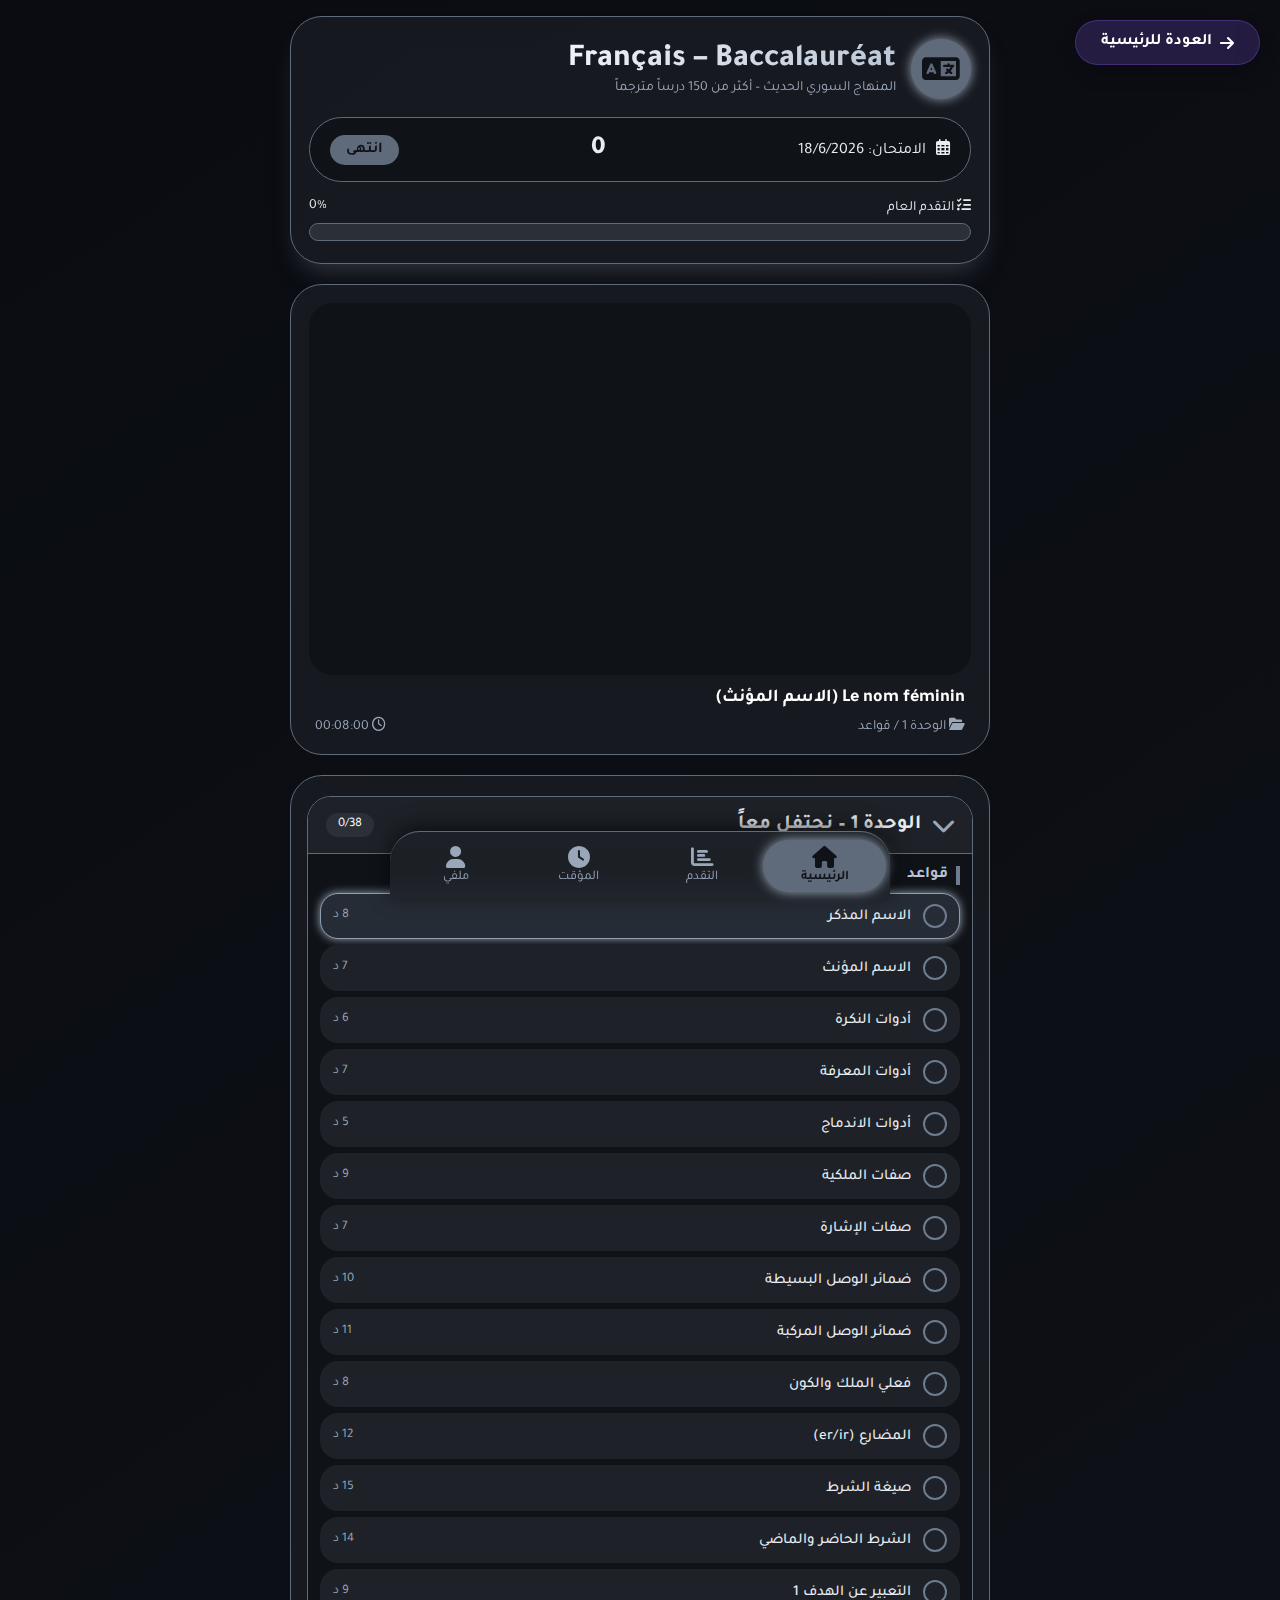
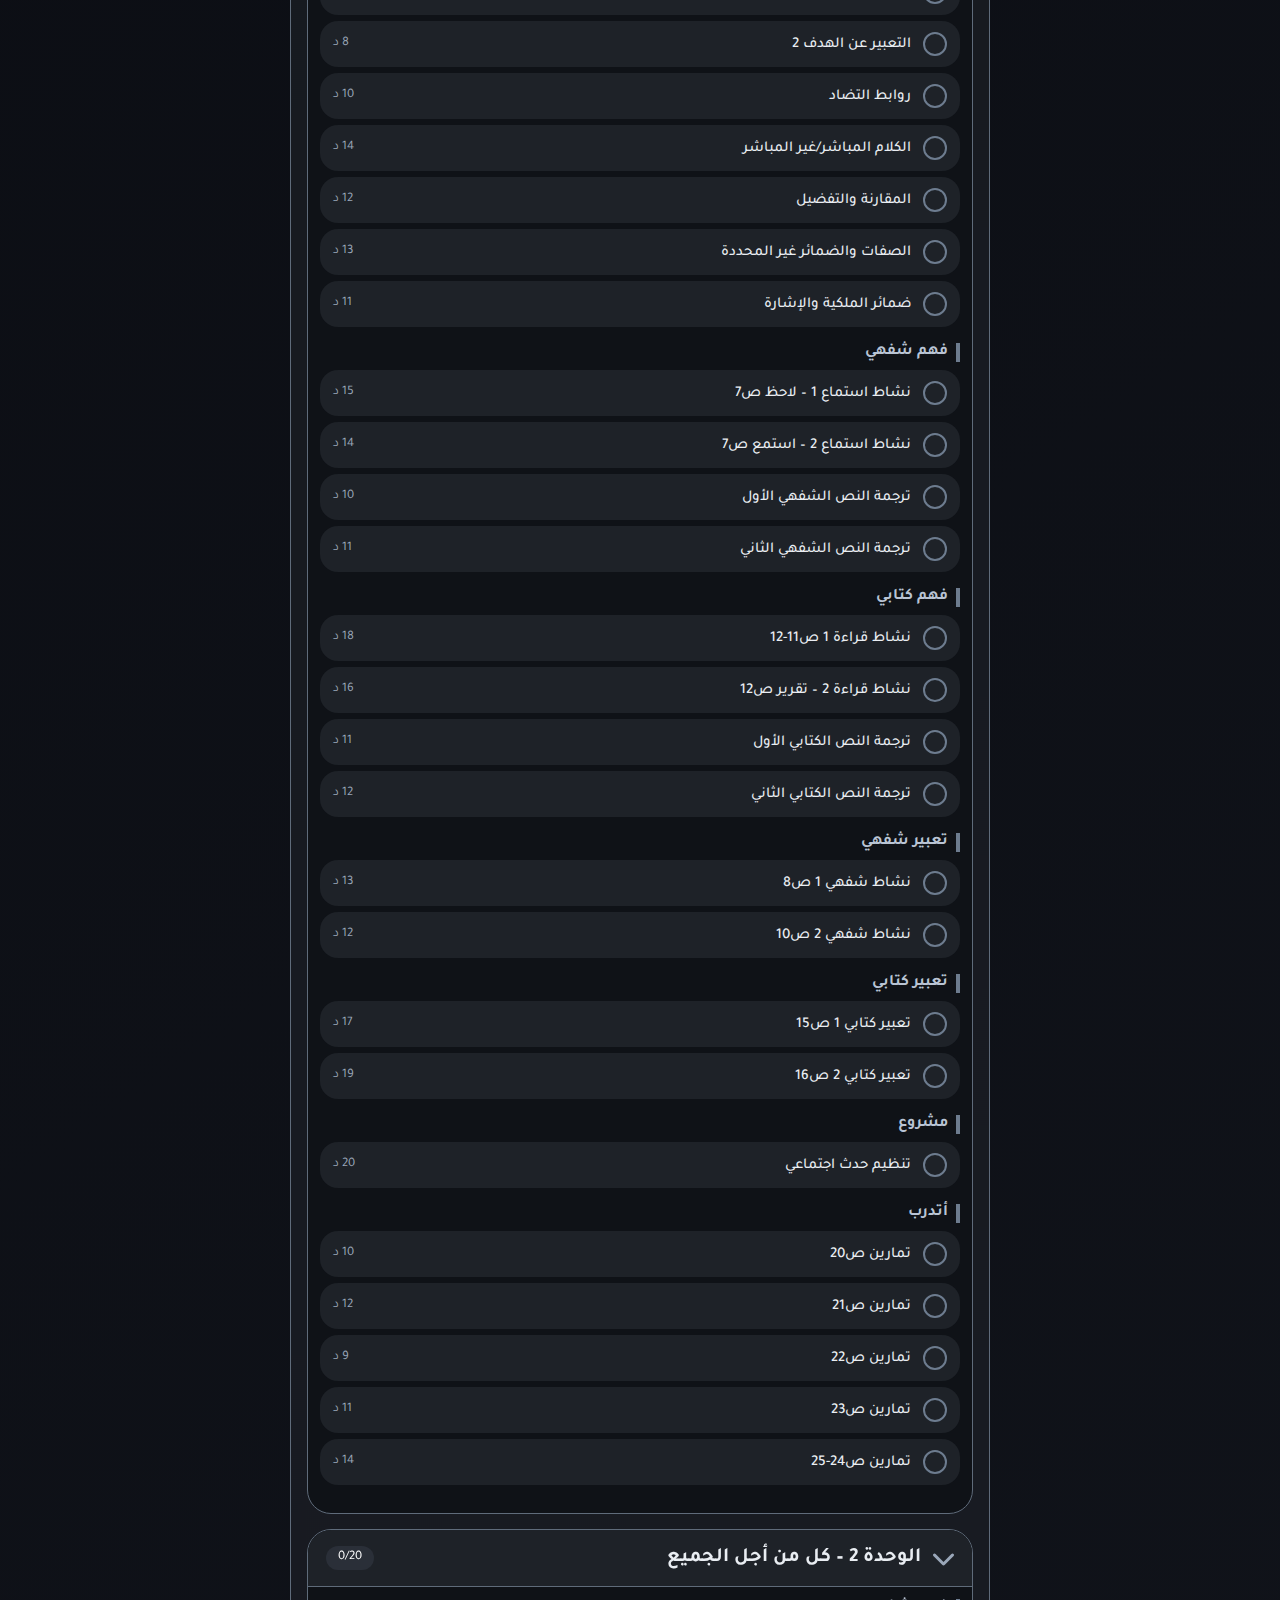
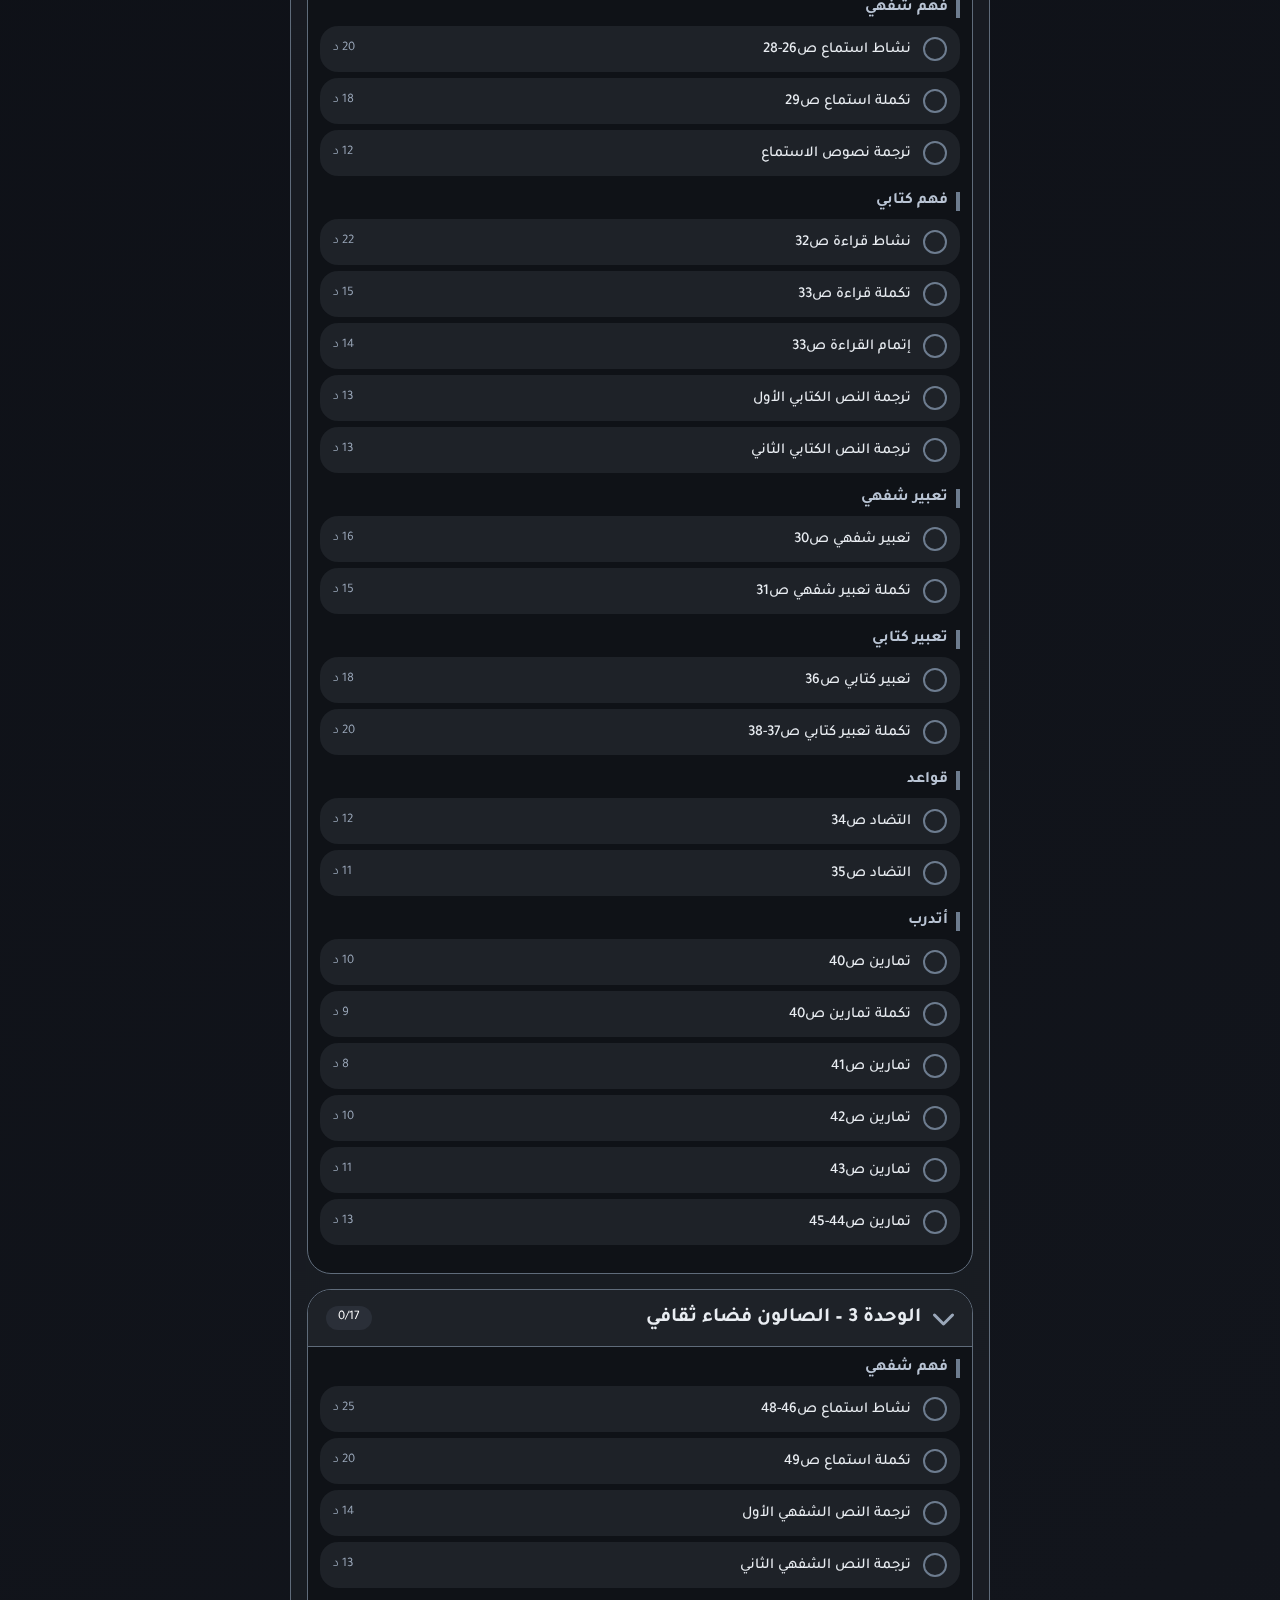
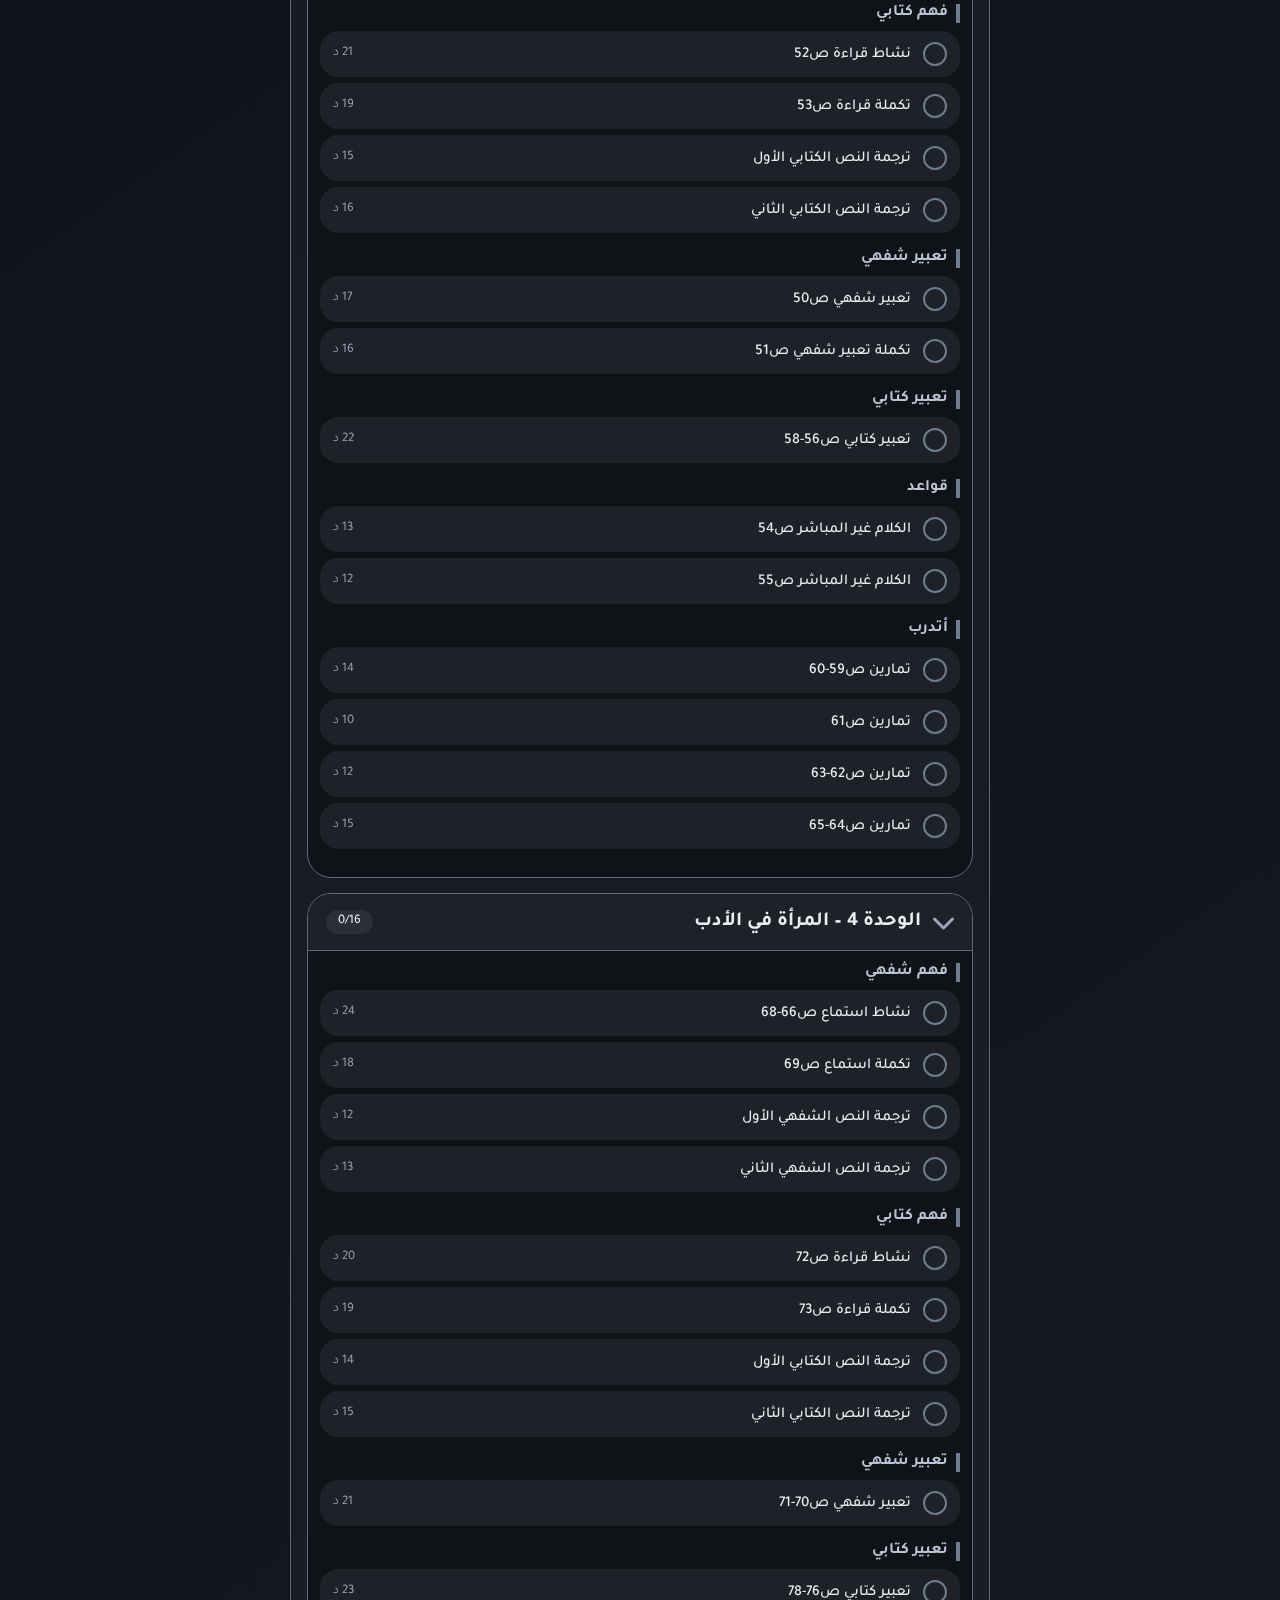
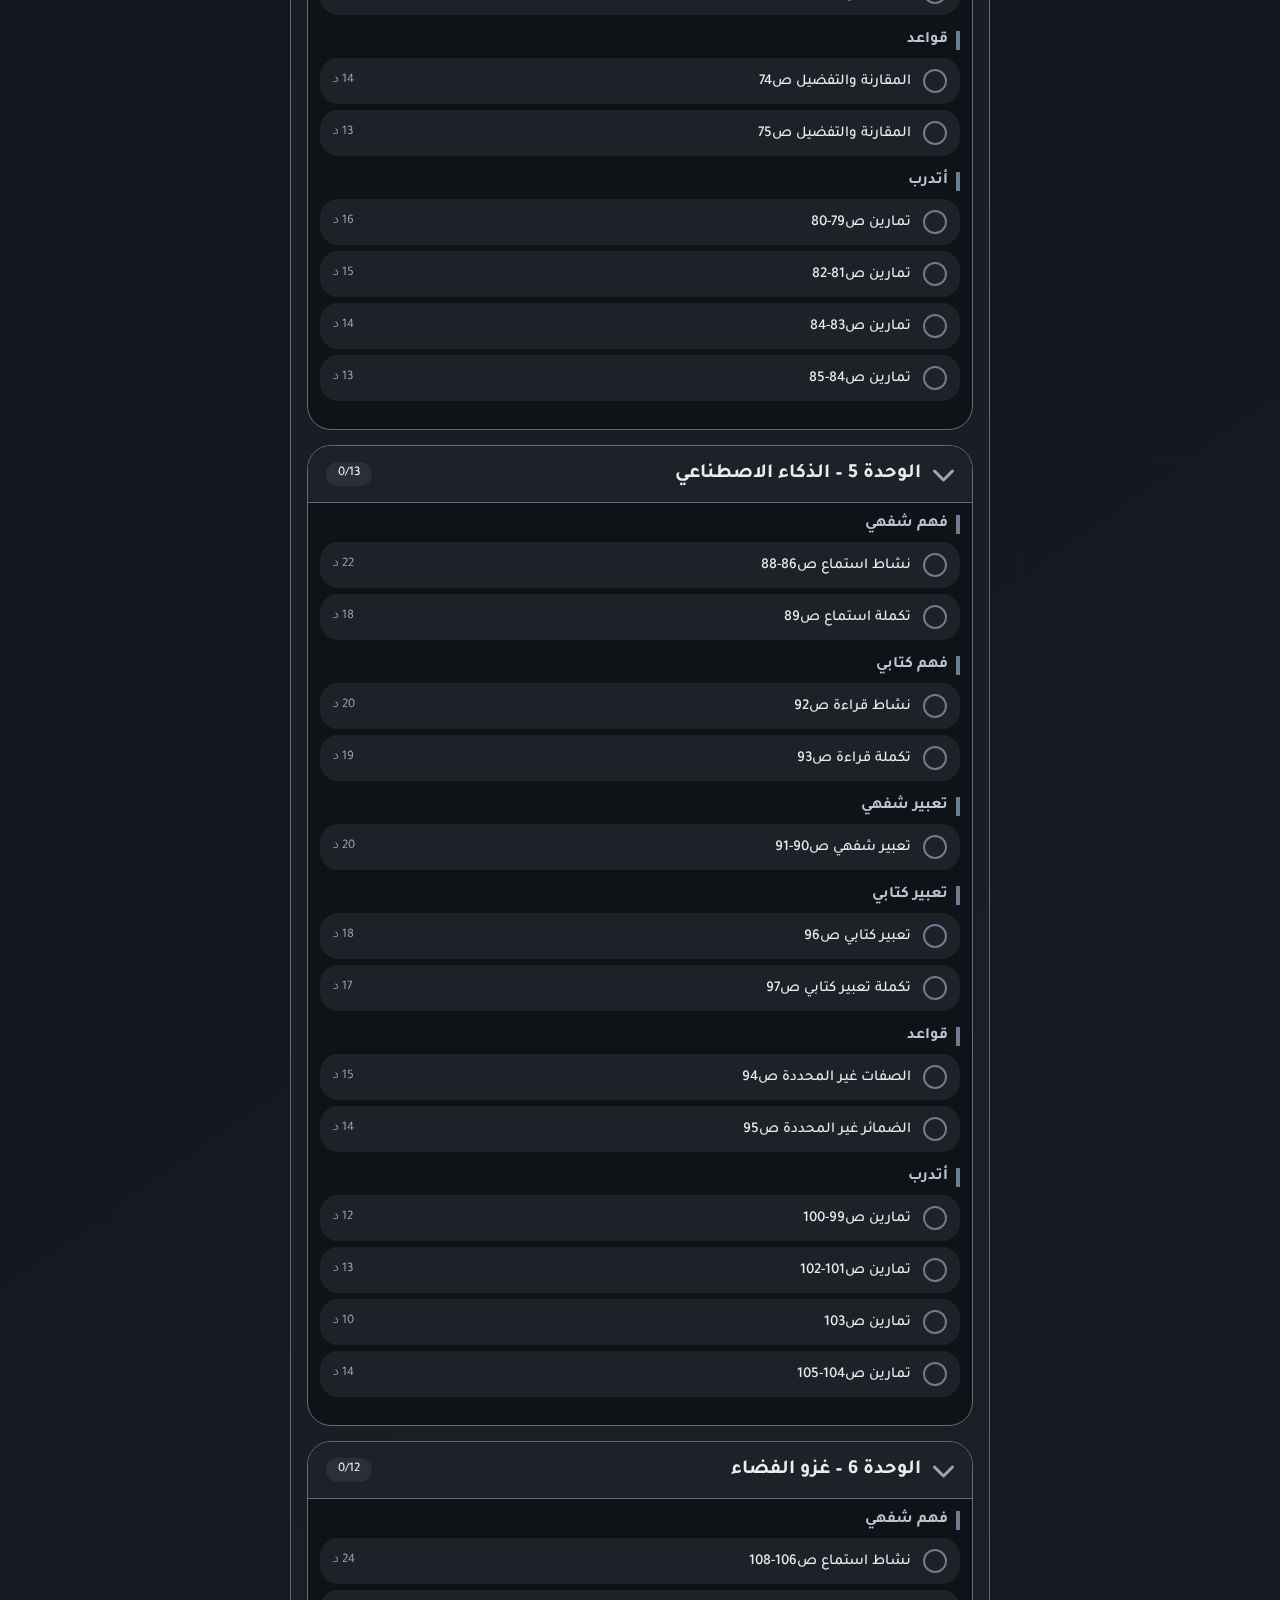
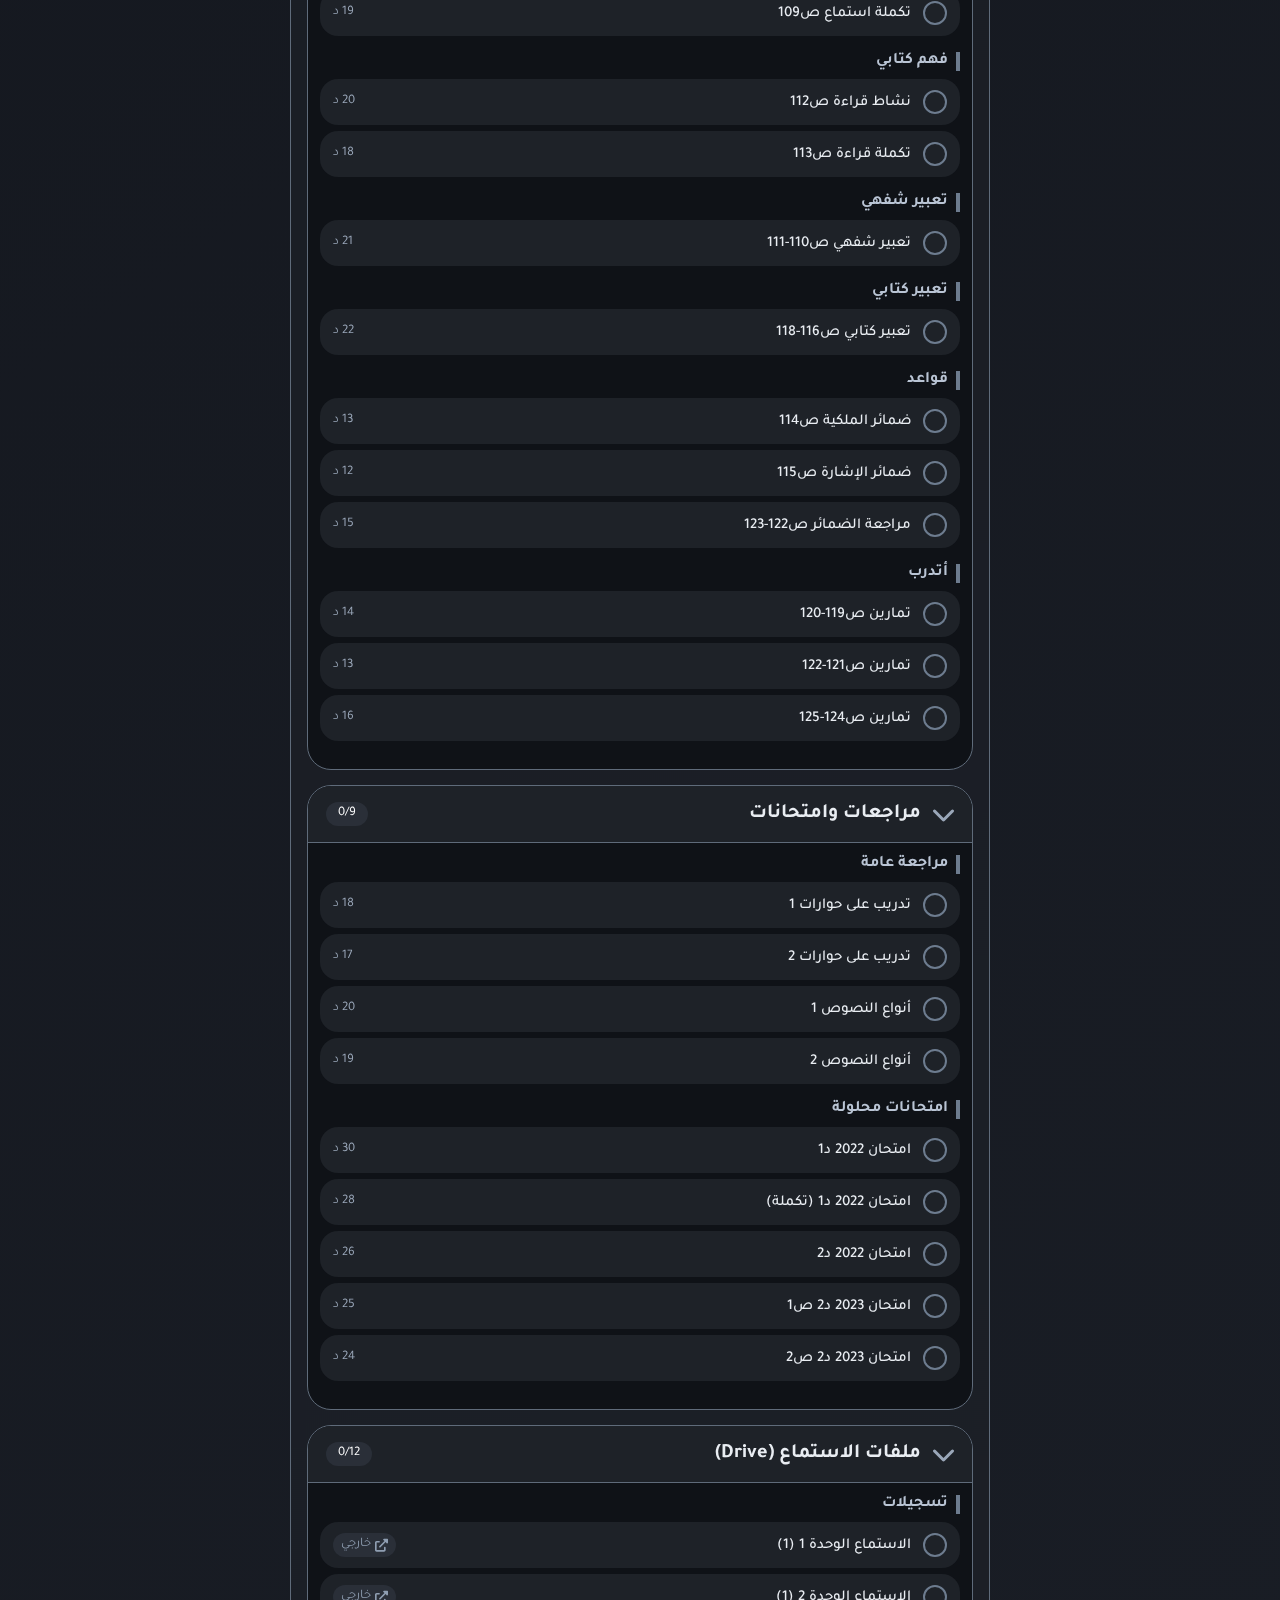
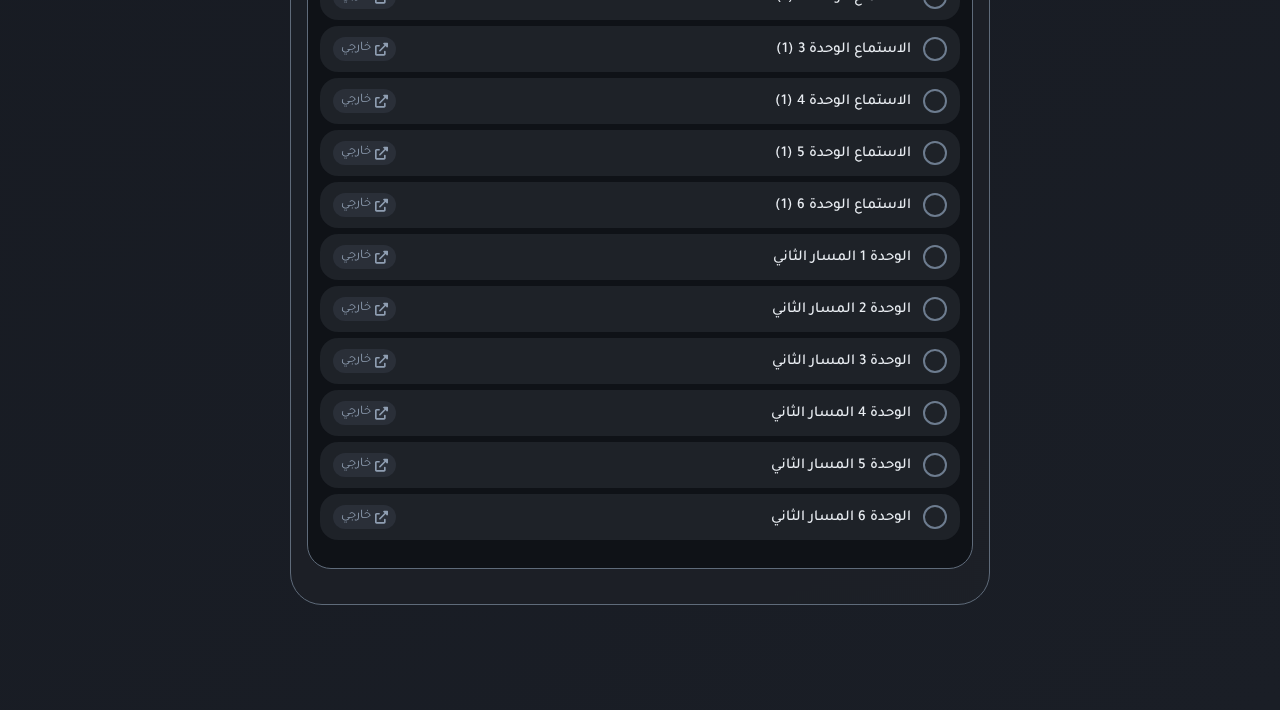
<file: pages/fr.html>
<!DOCTYPE html>
<html lang="ar" dir="rtl">
<head>
    <meta charset="UTF-8">
    <meta name="viewport" content="width=device-width, initial-scale=1.0, maximum-scale=1.0, user-scalable=yes">
    <title>🇫🇷 الفرنسية – البكالوريا (الدليل الكامل)</title>
    <!-- Google Fonts & Icons -->
    <link rel="preconnect" href="https://fonts.googleapis.com">
    <link rel="preconnect" href="https://fonts.gstatic.com" crossorigin>
    <link href="https://fonts.googleapis.com/css2?family=Tajawal:wght@400;500;700;800&display=swap" rel="stylesheet">
    <link rel="stylesheet" href="https://cdnjs.cloudflare.com/ajax/libs/font-awesome/6.0.0-beta3/css/all.min.css">
    <style>
        * {
            margin: 0;
            padding: 0;
            box-sizing: border-box;
            font-family: 'Tajawal', sans-serif;
        }
        body {
            background: linear-gradient(145deg, #0a0c12 0%, #1a1e26 100%);
            color: #e9edf2;
            padding: 16px 12px 80px 12px;
            min-height: 100vh;
        }
        .bottom-nav {
            position: fixed;
            bottom: 0;
            left: 0;
            right: 0;
            background: rgba(30, 34, 40, 0.7);
            backdrop-filter: blur(16px);
            -webkit-backdrop-filter: blur(16px);
            border-top: 1px solid #5f6b7a;
            display: flex;
            justify-content: space-around;
            padding: 8px 4px;
            border-radius: 30px 30px 0 0;
            box-shadow: 0 -5px 20px rgba(0,0,0,0.6);
            z-index: 1000;
            max-width: 500px;
            margin: 0 auto;
        }
        .nav-item {
            display: flex;
            flex-direction: column;
            align-items: center;
            color: #9aa7b9;
            transition: 0.2s;
            font-size: 13px;
            padding: 6px 12px;
            border-radius: 40px;
            cursor: pointer;
            flex: 1;
        }
        .nav-item i {
            font-size: 22px;
            margin-bottom: 2px;
        }
        .nav-item.active {
            background: #5f6b7a;
            color: #0f1217;
            font-weight: 600;
            box-shadow: 0 0 12px #9aa7b9;
        }
        .container {
            max-width: 700px;
            margin: 0 auto;
        }
        .header-card {
            background: rgba(30, 34, 40, 0.6);
            backdrop-filter: blur(12px);
            -webkit-backdrop-filter: blur(12px);
            border-radius: 32px;
            padding: 22px 18px;
            border: 1px solid #5f6b7a;
            box-shadow: 0 15px 25px -10px rgba(90, 100, 114, 0.5);
            margin-bottom: 20px;
        }
        .subject-title {
            display: flex;
            align-items: center;
            gap: 15px;
            margin-bottom: 18px;
        }
        .subject-icon {
            background: #5f6b7a;
            width: 60px;
            height: 60px;
            border-radius: 30px;
            display: flex;
            align-items: center;
            justify-content: center;
            font-size: 30px;
            color: #0f1217;
            box-shadow: 0 0 12px #9aa7b9;
        }
        .subject-name h1 {
            font-size: 2rem;
            font-weight: 800;
            line-height: 1.2;
            background: linear-gradient(135deg, #f0f4fa, #b9c4d4);
            -webkit-background-clip: text;
            -webkit-text-fill-color: transparent;
        }
        .subject-name p {
            color: #9aa7b9;
            font-size: 14px;
        }
        .exam-timer {
            background: #0f1217;
            border-radius: 50px;
            padding: 16px 20px;
            display: flex;
            align-items: center;
            justify-content: space-between;
            border: 1px solid #5f6b7a;
            margin-top: 15px;
        }
        .timer-number {
            font-size: 26px;
            font-weight: 800;
            color: #e9edf2;
            direction: ltr;
        }
        .daily-plan {
            font-size: 15px;
            background: #5f6b7a;
            color: #0f1217;
            padding: 6px 16px;
            border-radius: 40px;
            font-weight: 700;
        }
        .progress-section {
            margin-top: 16px;
        }
        .progress-label {
            display: flex;
            justify-content: space-between;
            font-size: 14px;
            margin-bottom: 6px;
        }
        .progress-bar-bg {
            background: #2a2f38;
            height: 18px;
            border-radius: 30px;
            overflow: hidden;
            border: 1px solid #5f6b7a;
        }
        .progress-fill {
            height: 100%;
            background: linear-gradient(90deg, #6d7c8f, #8f9eb2);
            width: 0%;
            border-radius: 30px;
            transition: width 0.3s;
        }
        .video-player-card {
            background: rgba(30, 34, 40, 0.6);
            backdrop-filter: blur(6px);
            -webkit-backdrop-filter: blur(6px);
            border-radius: 32px;
            padding: 18px;
            border: 1px solid #5f6b7a;
            margin-bottom: 20px;
        }
        .video-wrapper {
            position: relative;
            width: 100%;
            aspect-ratio: 16/9;
            border-radius: 24px;
            overflow: hidden;
            background: #0f1217;
        }
        .video-wrapper iframe {
            width: 100%;
            height: 100%;
            border: none;
        }
        .video-title {
            margin: 12px 0 8px;
            font-weight: 700;
            font-size: 18px;
            color: white;
            padding-right: 6px;
        }
        .video-meta {
            display: flex;
            justify-content: space-between;
            color: #9aa7b9;
            font-size: 14px;
            padding: 0 6px;
        }
        .units-container {
            background: rgba(30, 34, 40, 0.6);
            backdrop-filter: blur(6px);
            -webkit-backdrop-filter: blur(6px);
            border-radius: 32px;
            padding: 20px 16px;
            border: 1px solid #5f6b7a;
            margin-bottom: 25px;
        }
        .unit-card {
            background: #0f1217;
            border-radius: 24px;
            margin-bottom: 15px;
            border: 1px solid #5f6b7a;
            overflow: hidden;
        }
        .unit-header {
            background: #1e2228;
            padding: 16px 18px;
            display: flex;
            align-items: center;
            gap: 12px;
            cursor: pointer;
            border-bottom: 1px solid #5f6b7a;
        }
        .unit-header i {
            font-size: 24px;
            color: #9aa7b9;
            transition: 0.2s;
        }
        .unit-header .unit-title {
            font-size: 20px;
            font-weight: 700;
            flex: 1;
        }
        .unit-progress {
            background: #2a2f38;
            padding: 4px 12px;
            border-radius: 50px;
            font-size: 13px;
            color: white;
        }
        .sub-units {
            padding: 12px;
        }
        .sub-unit {
            margin-bottom: 16px;
        }
        .sub-unit-title {
            font-size: 16px;
            font-weight: 600;
            color: #b9c4d4;
            margin-bottom: 8px;
            padding-right: 8px;
            border-right: 4px solid #6d7c8f;
        }
        .lesson-list {
            list-style: none;
        }
        .lesson-item {
            display: flex;
            align-items: center;
            gap: 12px;
            padding: 10px 12px;
            background: #1e2228;
            border-radius: 18px;
            margin-bottom: 6px;
            transition: 0.2s;
            border: 1px solid transparent;
        }
        .lesson-item:hover {
            border-color: #8f9eb2;
        }
        .lesson-item.active {
            border-color: #8f9eb2;
            background: #262c35;
            box-shadow: 0 0 10px #9aa7b9;
        }
        .lesson-watch {
            width: 24px;
            height: 24px;
            border-radius: 50%;
            border: 2px solid #6d7c8f;
            background: transparent;
            cursor: pointer;
            display: flex;
            align-items: center;
            justify-content: center;
            color: #e9edf2;
            font-size: 14px;
            flex-shrink: 0;
        }
        .lesson-watch.watched {
            background: #6d7c8f;
            color: #0f1217;
        }
        .lesson-info {
            flex: 1;
            font-size: 15px;
            font-weight: 500;
            line-height: 1.4;
            cursor: pointer;
        }
        .lesson-duration {
            font-size: 13px;
            color: #9aa7b9;
            white-space: nowrap;
        }
        .lesson-drive {
            color: #8f9eb2;
            font-size: 13px;
            background: #2a2f38;
            padding: 4px 8px;
            border-radius: 20px;
            text-decoration: none;
            display: inline-flex;
            align-items: center;
            gap: 4px;
        }
        .progress-panel, .timer-panel, .profile-panel {
            background: rgba(30, 34, 40, 0.6);
            backdrop-filter: blur(6px);
            -webkit-backdrop-filter: blur(6px);
            border-radius: 32px;
            padding: 20px 18px;
            border: 1px solid #5f6b7a;
            margin-bottom: 20px;
        }
        .stats-grid {
            display: grid;
            grid-template-columns: 1fr 1fr;
            gap: 15px;
            margin-bottom: 20px;
        }
        .stat-card {
            background: #0f1217;
            border-radius: 24px;
            padding: 18px 12px;
            text-align: center;
            border: 1px solid #5f6b7a;
        }
        .stat-number {
            font-size: 36px;
            font-weight: 800;
            color: #e9edf2;
        }
        .stat-label {
            font-size: 15px;
            margin-top: 5px;
        }
        .badge-container {
            display: flex;
            flex-wrap: wrap;
            gap: 12px;
            margin: 20px 0;
            justify-content: center;
        }
        .badge {
            background: #0f1217;
            border: 2px solid #3f4855;
            border-radius: 60px;
            padding: 12px 18px;
            display: flex;
            align-items: center;
            gap: 12px;
            font-weight: 600;
            opacity: 0.5;
        }
        .badge.achieved {
            border-color: #8f9eb2;
            background: #5f6b7a;
            color: #0f1217;
            opacity: 1;
        }
        .badge i {
            font-size: 26px;
        }
        .countdown-big {
            font-size: 48px;
            font-weight: 800;
            color: #e9edf2;
            text-align: center;
            direction: ltr;
        }
        .plan-box {
            background: #0f1217;
            border-radius: 30px;
            padding: 18px;
            margin-top: 20px;
            border: 1px solid #5f6b7a;
        }
        .page {
            display: none;
        }
        .page.active {
            display: block;
        }
        hr {
            border: 0.5px solid #3f4855;
            margin: 20px 0;
        }
        .small-note {
            color: #9aa7b9;
            font-size: 13px;
        }
        .reset-btn {
            background: #3f4855;
            border: none;
            color: #e9edf2;
            padding: 8px 16px;
            border-radius: 30px;
            font-weight: 600;
            cursor: pointer;
            margin-top: 15px;
            width: 100%;
        }
    </style>
<!-- بداية: إضافة الزر الزجاجي العصري -->
    <style>
        .glass-back-btn {
            position: fixed;
            top: 20px;
            right: 20px;
            background: rgba(139, 92, 246, 0.2);
            backdrop-filter: blur(10px);
            -webkit-backdrop-filter: blur(10px);
            border: 1px solid rgba(139, 92, 246, 0.3);
            color: white;
            padding: 12px 25px;
            border-radius: 50px;
            text-decoration: none;
            font-weight: bold;
            z-index: 9999;
            box-shadow: 0 8px 20px rgba(0, 0, 0, 0.2);
            transition: all 0.3s ease;
            font-size: 16px;
            letter-spacing: 0.5px;
            display: flex;
            align-items: center;
            gap: 8px;
        }

        .glass-back-btn:hover {
            background: rgba(139, 92, 246, 0.35);
            border: 1px solid rgba(139, 92, 246, 0.5);
            transform: translateY(-2px);
            box-shadow: 0 15px 30px rgba(0, 0, 0, 0.3);
        }

        .glass-back-btn:active {
            transform: translateY(0);
        }
    </style>
    <!-- نهاية الزر الزجاجي -->
</head>
<body>
    <!-- الزر الزجاجي -->
    <a href="../index.html" class="glass-back-btn"><i class="fas fa-arrow-right"></i> العودة للرئيسية</a>

</head>
<body>
    <div class="container">
        <!-- الهيدر -->
        <div class="header-card">
            <div class="subject-title">
                <div class="subject-icon"><i class="fas fa-language"></i></div>
                <div class="subject-name">
                    <h1>Français – Baccalauréat</h1>
                    <p>المنهاج السوري الحديث – أكثر من 150 درساً مترجماً</p>
                </div>
            </div>
            <div class="exam-timer">
                <div><i class="far fa-calendar-alt" style="margin-left:6px;"></i> الامتحان: 18/6/2026</div>
                <div class="timer-number" id="countdown-days">0</div>
                <div class="daily-plan" id="daily-plan-text">خطة 0/يوم</div>
            </div>
            <div class="progress-section">
                <div class="progress-label">
                    <span><i class="fas fa-tasks"></i> التقدم العام</span>
                    <span id="overall-percent">0%</span>
                </div>
                <div class="progress-bar-bg">
                    <div class="progress-fill" id="overall-progress" style="width:0%"></div>
                </div>
            </div>
        </div>

        <!-- الصفحات -->
        <div id="page-home" class="page active">
            <div class="video-player-card">
                <div class="video-wrapper">
                    <iframe id="youtube-player" src="https://www.youtube.com/embed/t2qx5uOeg0Y" frameborder="0" allowfullscreen></iframe>
                </div>
                <div class="video-title" id="current-video-title">Le nom féminin (الاسم المؤنث)</div>
                <div class="video-meta">
                    <span id="current-unit"><i class="fas fa-folder-open"></i> الوحدة 1 / قواعد</span>
                    <span id="current-duration"><i class="far fa-clock"></i> 00:08:00</span>
                </div>
            </div>
            <div class="units-container" id="units-container"></div>
        </div>

        <div id="page-progress" class="page">
            <div class="progress-panel">
                <h2 style="font-size: 26px;"><i class="fas fa-chart-line"></i> إحصائياتك</h2>
                <div class="stats-grid">
                    <div class="stat-card"><div class="stat-number" id="watched-count">0</div><div class="stat-label">فيديو مُشاهَد</div></div>
                    <div class="stat-card"><div class="stat-number" id="total-hours">0</div><div class="stat-label">ساعة مشاهدة</div></div>
                    <div class="stat-card"><div class="stat-number" id="remaining-count">0</div><div class="stat-label">فيديو متبقي</div></div>
                    <div class="stat-card"><div class="stat-number" id="completion-percent">0%</div><div class="stat-label">إنجاز</div></div>
                </div>
                <hr>
                <h3>🏅 شارات الإنجاز</h3>
                <div class="badge-container">
                    <div class="badge" id="badge5"><i class="fas fa-play"></i> 5 دروس</div>
                    <div class="badge" id="badge25"><i class="fas fa-star"></i> 25 درس</div>
                    <div class="badge" id="badge50"><i class="fas fa-crown"></i> 50 درس</div>
                    <div class="badge" id="badge100"><i class="fas fa-dragon"></i> 100 درس</div>
                </div>
                <hr>
                <h3>📊 تقدم الوحدات</h3>
                <div id="unit-progress-list" style="margin-top:15px;"></div>
                <button class="reset-btn" id="reset-progress"><i class="fas fa-trash-alt"></i> إعادة تعيين التقدم</button>
            </div>
        </div>

        <div id="page-timer" class="page">
            <div class="timer-panel">
                <h2><i class="fas fa-hourglass-half"></i> العد التنازلي للامتحان</h2>
                <div class="countdown-big" id="countdown-large">0</div>
                <div class="plan-box">
                    <div style="font-size: 20px; font-weight: 700;">📅 خطتك اليومية</div>
                    <div style="font-size: 18px; margin: 15px 0;" id="daily-plan-detail">0 درس / يوم</div>
                </div>
            </div>
        </div>

        <div id="page-profile" class="page">
            <div class="profile-panel">
                <div style="display: flex; gap: 20px; align-items: center;">
                    <div style="background:#5f6b7a; width:80px; height:80px; border-radius: 40px; display: flex; align-items: center; justify-content: center; font-size: 40px;">
                        <i class="fas fa-user-graduate"></i>
                    </div>
                    <div><h3>طالب بكالوريا</h3><p class="small-note">الفرنسية – علمي / أدبي</p></div>
                </div>
                <hr>
                <div><i class="fas fa-check-circle"></i> آخر درس: <span id="last-watched">لا يوجد</span></div>
                <div><i class="fas fa-save"></i> يتم الحفظ تلقائياً</div>
                <div class="small-note">عدد الدروس الكلي: <span id="total-lessons">0</span></div>
            </div>
        </div>

        <!-- شريط التنقل -->
        <div class="bottom-nav">
            <div class="nav-item active" data-page="home"><i class="fas fa-home"></i><span>الرئيسية</span></div>
            <div class="nav-item" data-page="progress"><i class="fas fa-chart-bar"></i><span>التقدم</span></div>
            <div class="nav-item" data-page="timer"><i class="fas fa-clock"></i><span>المؤقت</span></div>
            <div class="nav-item" data-page="profile"><i class="fas fa-user"></i><span>ملفي</span></div>
        </div>
    </div>

    <script>
        (function() {
            // -------------------- جميع الدروس (أكثر من 150 درساً) --------------------
            const lessons = [
                // UNITÉ 1 – Grammaire
                { unit: 'Unité 1 – On fête ensemble', unitAr: 'الوحدة 1 – نحتفل معاً', section: 'Grammaire', sectionAr: 'قواعد', title: 'Le nom masculin', titleAr: 'الاسم المذكر', url: 'https://www.youtube.com/embed/t2qx5uOeg0Y', duration: 8 },
                { unit: 'Unité 1 – On fête ensemble', unitAr: 'الوحدة 1 – نحتفل معاً', section: 'Grammaire', sectionAr: 'قواعد', title: 'Le nom féminin', titleAr: 'الاسم المؤنث', url: 'https://www.youtube.com/embed/t2qx5uOeg0Y', duration: 7 },
                { unit: 'Unité 1 – On fête ensemble', unitAr: 'الوحدة 1 – نحتفل معاً', section: 'Grammaire', sectionAr: 'قواعد', title: 'Les articles indéfinis', titleAr: 'أدوات النكرة', url: 'https://www.youtube.com/embed/grV74QOJ9jM', duration: 6 },
                { unit: 'Unité 1 – On fête ensemble', unitAr: 'الوحدة 1 – نحتفل معاً', section: 'Grammaire', sectionAr: 'قواعد', title: 'Les articles définis', titleAr: 'أدوات المعرفة', url: 'https://www.youtube.com/embed/5PVWN1l3eFM', duration: 7 },
                { unit: 'Unité 1 – On fête ensemble', unitAr: 'الوحدة 1 – نحتفل معاً', section: 'Grammaire', sectionAr: 'قواعد', title: 'Les articles contractés', titleAr: 'أدوات الاندماج', url: 'https://www.youtube.com/embed/zOB1xeujwWc', duration: 5 },
                { unit: 'Unité 1 – On fête ensemble', unitAr: 'الوحدة 1 – نحتفل معاً', section: 'Grammaire', sectionAr: 'قواعد', title: 'Les adjectifs possessifs', titleAr: 'صفات الملكية', url: 'https://www.youtube.com/embed/s83RQaJxIbI', duration: 9 },
                { unit: 'Unité 1 – On fête ensemble', unitAr: 'الوحدة 1 – نحتفل معاً', section: 'Grammaire', sectionAr: 'قواعد', title: 'Les adjectifs démonstratifs', titleAr: 'صفات الإشارة', url: 'https://www.youtube.com/embed/EtyMCEHE41s', duration: 7 },
                { unit: 'Unité 1 – On fête ensemble', unitAr: 'الوحدة 1 – نحتفل معاً', section: 'Grammaire', sectionAr: 'قواعد', title: 'Les pronoms relatifs simples', titleAr: 'ضمائر الوصل البسيطة', url: 'https://www.youtube.com/embed/VRJ4IKcnyUA', duration: 10 },
                { unit: 'Unité 1 – On fête ensemble', unitAr: 'الوحدة 1 – نحتفل معاً', section: 'Grammaire', sectionAr: 'قواعد', title: 'Les pronoms relatifs composés', titleAr: 'ضمائر الوصل المركبة', url: 'https://www.youtube.com/embed/sCsgndNPXRs', duration: 11 },
                { unit: 'Unité 1 – On fête ensemble', unitAr: 'الوحدة 1 – نحتفل معاً', section: 'Grammaire', sectionAr: 'قواعد', title: 'Verbe avoir & être', titleAr: 'فعلي الملك والكون', url: 'https://www.youtube.com/embed/4Imb0kealQs', duration: 8 },
                { unit: 'Unité 1 – On fête ensemble', unitAr: 'الوحدة 1 – نحتفل معاً', section: 'Grammaire', sectionAr: 'قواعد', title: 'Présent verbes (-er/-ir)', titleAr: 'المضارع (er/ir)', url: 'https://www.youtube.com/embed/19E_AO4MXrk', duration: 12 },
                { unit: 'Unité 1 – On fête ensemble', unitAr: 'الوحدة 1 – نحتفل معاً', section: 'Grammaire', sectionAr: 'قواعد', title: 'Le mode subjonctif', titleAr: 'صيغة الشرط', url: 'https://www.youtube.com/embed/bRSUeMgKQ0A', duration: 15 },
                { unit: 'Unité 1 – On fête ensemble', unitAr: 'الوحدة 1 – نحتفل معاً', section: 'Grammaire', sectionAr: 'قواعد', title: 'Le conditionnel présent et passé', titleAr: 'الشرط الحاضر والماضي', url: 'https://www.youtube.com/embed/sd58y_w-H-Q', duration: 14 },
                { unit: 'Unité 1 – On fête ensemble', unitAr: 'الوحدة 1 – نحتفل معاً', section: 'Grammaire', sectionAr: 'قواعد', title: 'L’expression de but 1', titleAr: 'التعبير عن الهدف 1', url: 'https://www.youtube.com/embed/q2I-VQfhdgE', duration: 9 },
                { unit: 'Unité 1 – On fête ensemble', unitAr: 'الوحدة 1 – نحتفل معاً', section: 'Grammaire', sectionAr: 'قواعد', title: 'L’expression de but 2', titleAr: 'التعبير عن الهدف 2', url: 'https://www.youtube.com/embed/q2I-VQfhdgE', duration: 8 },
                { unit: 'Unité 1 – On fête ensemble', unitAr: 'الوحدة 1 – نحتفل معاً', section: 'Grammaire', sectionAr: 'قواعد', title: 'Les conjonctions d’opposition', titleAr: 'روابط التضاد', url: 'https://www.youtube.com/embed/For_bnaazZ4', duration: 10 },
                { unit: 'Unité 1 – On fête ensemble', unitAr: 'الوحدة 1 – نحتفل معاً', section: 'Grammaire', sectionAr: 'قواعد', title: 'Discours direct/indirect', titleAr: 'الكلام المباشر/غير المباشر', url: 'https://www.youtube.com/embed/_4jNvnrvIqw', duration: 14 },
                { unit: 'Unité 1 – On fête ensemble', unitAr: 'الوحدة 1 – نحتفل معاً', section: 'Grammaire', sectionAr: 'قواعد', title: 'Le comparatif et le superlatif', titleAr: 'المقارنة والتفضيل', url: 'https://www.youtube.com/embed/qX4T5pMMENY', duration: 12 },
                { unit: 'Unité 1 – On fête ensemble', unitAr: 'الوحدة 1 – نحتفل معاً', section: 'Grammaire', sectionAr: 'قواعد', title: 'Adjectifs et pronoms indéfinis', titleAr: 'الصفات والضمائر غير المحددة', url: 'https://www.youtube.com/embed/dLEN7YrWMrw', duration: 13 },
                { unit: 'Unité 1 – On fête ensemble', unitAr: 'الوحدة 1 – نحتفل معاً', section: 'Grammaire', sectionAr: 'قواعد', title: 'Pronoms possessifs/démonstratifs', titleAr: 'ضمائر الملكية والإشارة', url: 'https://www.youtube.com/embed/TeaOWn7s6CY', duration: 11 },
                // Compréhension orale (الوحدة 1)
                { unit: 'Unité 1 – On fête ensemble', unitAr: 'الوحدة 1 – نحتفل معاً', section: 'Compréhension orale', sectionAr: 'فهم شفهي', title: 'CO1 – Observez p.7', titleAr: 'نشاط استماع 1 – لاحظ ص7', url: 'https://www.youtube.com/embed/8765ZmQkJG8', duration: 15 },
                { unit: 'Unité 1 – On fête ensemble', unitAr: 'الوحدة 1 – نحتفل معاً', section: 'Compréhension orale', sectionAr: 'فهم شفهي', title: 'CO2 – Écoutez p.7', titleAr: 'نشاط استماع 2 – استمع ص7', url: 'https://www.youtube.com/embed/QnwGR8ZId0U', duration: 14 },
                { unit: 'Unité 1 – On fête ensemble', unitAr: 'الوحدة 1 – نحتفل معاً', section: 'Compréhension orale', sectionAr: 'فهم شفهي', title: 'Traduction CO1', titleAr: 'ترجمة النص الشفهي الأول', url: 'https://www.youtube.com/embed/hR7FqQMLnQc', duration: 10 },
                { unit: 'Unité 1 – On fête ensemble', unitAr: 'الوحدة 1 – نحتفل معاً', section: 'Compréhension orale', sectionAr: 'فهم شفهي', title: 'Traduction CO2', titleAr: 'ترجمة النص الشفهي الثاني', url: 'https://www.youtube.com/embed/us9A88glloA', duration: 11 },
                // Compréhension écrite
                { unit: 'Unité 1 – On fête ensemble', unitAr: 'الوحدة 1 – نحتفل معاً', section: 'Compréhension écrite', sectionAr: 'فهم كتابي', title: 'CE1 – Lisez p.11-12', titleAr: 'نشاط قراءة 1 ص11-12', url: 'https://www.youtube.com/embed/yEYdyE3Ji0Q', duration: 18 },
                { unit: 'Unité 1 – On fête ensemble', unitAr: 'الوحدة 1 – نحتفل معاً', section: 'Compréhension écrite', sectionAr: 'فهم كتابي', title: 'CE2 – Rapport p.12', titleAr: 'نشاط قراءة 2 – تقرير ص12', url: 'https://www.youtube.com/embed/fq-HlyieK4Q', duration: 16 },
                { unit: 'Unité 1 – On fête ensemble', unitAr: 'الوحدة 1 – نحتفل معاً', section: 'Compréhension écrite', sectionAr: 'فهم كتابي', title: 'Traduction CE1', titleAr: 'ترجمة النص الكتابي الأول', url: 'https://www.youtube.com/embed/dJ0GP8boUxY', duration: 11 },
                { unit: 'Unité 1 – On fête ensemble', unitAr: 'الوحدة 1 – نحتفل معاً', section: 'Compréhension écrite', sectionAr: 'فهم كتابي', title: 'Traduction CE2', titleAr: 'ترجمة النص الكتابي الثاني', url: 'https://www.youtube.com/embed/rGswBrtWpDM', duration: 12 },
                // Expression orale
                { unit: 'Unité 1 – On fête ensemble', unitAr: 'الوحدة 1 – نحتفل معاً', section: 'Expression orale', sectionAr: 'تعبير شفهي', title: 'EO1 – Présentez p.8', titleAr: 'نشاط شفهي 1 ص8', url: 'https://www.youtube.com/embed/a67DQTrlKIs', duration: 13 },
                { unit: 'Unité 1 – On fête ensemble', unitAr: 'الوحدة 1 – نحتفل معاً', section: 'Expression orale', sectionAr: 'تعبير شفهي', title: 'EO2 – Choisissez p.10', titleAr: 'نشاط شفهي 2 ص10', url: 'https://www.youtube.com/embed/Fzhp_s378JE', duration: 12 },
                // Expression écrite
                { unit: 'Unité 1 – On fête ensemble', unitAr: 'الوحدة 1 – نحتفل معاً', section: 'Expression écrite', sectionAr: 'تعبير كتابي', title: 'EE1 – Tableau p.15', titleAr: 'تعبير كتابي 1 ص15', url: 'https://www.youtube.com/embed/5bYzX8lWnnA', duration: 17 },
                { unit: 'Unité 1 – On fête ensemble', unitAr: 'الوحدة 1 – نحتفل معاً', section: 'Expression écrite', sectionAr: 'تعبير كتابي', title: 'EE2 – Forum p.16', titleAr: 'تعبير كتابي 2 ص16', url: 'https://www.youtube.com/embed/zaT_Bx6M0lI', duration: 19 },
                // Projet + Je m'entraîne
                { unit: 'Unité 1 – On fête ensemble', unitAr: 'الوحدة 1 – نحتفل معاً', section: 'Projet', sectionAr: 'مشروع', title: 'Organiser un événement', titleAr: 'تنظيم حدث اجتماعي', url: 'https://www.youtube.com/embed/9okRe6I6K1Y', duration: 20 },
                { unit: 'Unité 1 – On fête ensemble', unitAr: 'الوحدة 1 – نحتفل معاً', section: 'Je m’entraîne', sectionAr: 'أتدرب', title: 'Exercices p.20', titleAr: 'تمارين ص20', url: 'https://www.youtube.com/embed/PKWRA9pRGUQ', duration: 10 },
                { unit: 'Unité 1 – On fête ensemble', unitAr: 'الوحدة 1 – نحتفل معاً', section: 'Je m’entraîne', sectionAr: 'أتدرب', title: 'Exercices p.21', titleAr: 'تمارين ص21', url: 'https://www.youtube.com/embed/y4r1q6nTWQw', duration: 12 },
                { unit: 'Unité 1 – On fête ensemble', unitAr: 'الوحدة 1 – نحتفل معاً', section: 'Je m’entraîne', sectionAr: 'أتدرب', title: 'Exercices p.22', titleAr: 'تمارين ص22', url: 'https://www.youtube.com/embed/RXMhzudTcn0', duration: 9 },
                { unit: 'Unité 1 – On fête ensemble', unitAr: 'الوحدة 1 – نحتفل معاً', section: 'Je m’entraîne', sectionAr: 'أتدرب', title: 'Exercices p.23', titleAr: 'تمارين ص23', url: 'https://www.youtube.com/embed/dHuTVseqLLI', duration: 11 },
                { unit: 'Unité 1 – On fête ensemble', unitAr: 'الوحدة 1 – نحتفل معاً', section: 'Je m’entraîne', sectionAr: 'أتدرب', title: 'Exercices p.24-25', titleAr: 'تمارين ص24-25', url: 'https://www.youtube.com/embed/9iMpHU2d9dg', duration: 14 },

                // UNITÉ 2 – Chacun pour tous
                { unit: 'Unité 2 – Chacun pour tous', unitAr: 'الوحدة 2 – كل من أجل الجميع', section: 'Compréhension orale', sectionAr: 'فهم شفهي', title: 'CO – p.26-28', titleAr: 'نشاط استماع ص26-28', url: 'https://www.youtube.com/embed/hPvAz_s5HP0', duration: 20 },
                { unit: 'Unité 2 – Chacun pour tous', unitAr: 'الوحدة 2 – كل من أجل الجميع', section: 'Compréhension orale', sectionAr: 'فهم شفهي', title: 'CO suite – p.29', titleAr: 'تكملة استماع ص29', url: 'https://www.youtube.com/embed/TS7yE4Jme_U', duration: 18 },
                { unit: 'Unité 2 – Chacun pour tous', unitAr: 'الوحدة 2 – كل من أجل الجميع', section: 'Compréhension orale', sectionAr: 'فهم شفهي', title: 'Traduction CO', titleAr: 'ترجمة نصوص الاستماع', url: 'https://www.youtube.com/embed/a-81Pn1RSqw', duration: 12 },
                { unit: 'Unité 2 – Chacun pour tous', unitAr: 'الوحدة 2 – كل من أجل الجميع', section: 'Compréhension écrite', sectionAr: 'فهم كتابي', title: 'CE – p.32', titleAr: 'نشاط قراءة ص32', url: 'https://www.youtube.com/embed/l3aL0plCF0M', duration: 22 },
                { unit: 'Unité 2 – Chacun pour tous', unitAr: 'الوحدة 2 – كل من أجل الجميع', section: 'Compréhension écrite', sectionAr: 'فهم كتابي', title: 'CE suite – p.33', titleAr: 'تكملة قراءة ص33', url: 'https://www.youtube.com/embed/QbwE3tUiHbU', duration: 15 },
                { unit: 'Unité 2 – Chacun pour tous', unitAr: 'الوحدة 2 – كل من أجل الجميع', section: 'Compréhension écrite', sectionAr: 'فهم كتابي', title: 'CE fin – p.33', titleAr: 'إتمام القراءة ص33', url: 'https://www.youtube.com/embed/zQ03vmkGIJk', duration: 14 },
                { unit: 'Unité 2 – Chacun pour tous', unitAr: 'الوحدة 2 – كل من أجل الجميع', section: 'Compréhension écrite', sectionAr: 'فهم كتابي', title: 'Traduction CE1', titleAr: 'ترجمة النص الكتابي الأول', url: 'https://www.youtube.com/embed/e4LwaCzVHHc', duration: 13 },
                { unit: 'Unité 2 – Chacun pour tous', unitAr: 'الوحدة 2 – كل من أجل الجميع', section: 'Compréhension écrite', sectionAr: 'فهم كتابي', title: 'Traduction CE2', titleAr: 'ترجمة النص الكتابي الثاني', url: 'https://www.youtube.com/embed/KrNqcmJHWCI', duration: 13 },
                { unit: 'Unité 2 – Chacun pour tous', unitAr: 'الوحدة 2 – كل من أجل الجميع', section: 'Expression orale', sectionAr: 'تعبير شفهي', title: 'EO – p.30', titleAr: 'تعبير شفهي ص30', url: 'https://www.youtube.com/embed/LvKF6dlv5gM', duration: 16 },
                { unit: 'Unité 2 – Chacun pour tous', unitAr: 'الوحدة 2 – كل من أجل الجميع', section: 'Expression orale', sectionAr: 'تعبير شفهي', title: 'EO suite – p.31', titleAr: 'تكملة تعبير شفهي ص31', url: 'https://www.youtube.com/embed/m-5cCn8YQ5A', duration: 15 },
                { unit: 'Unité 2 – Chacun pour tous', unitAr: 'الوحدة 2 – كل من أجل الجميع', section: 'Expression écrite', sectionAr: 'تعبير كتابي', title: 'EE – p.36', titleAr: 'تعبير كتابي ص36', url: 'https://www.youtube.com/embed/nru8GKjaSig', duration: 18 },
                { unit: 'Unité 2 – Chacun pour tous', unitAr: 'الوحدة 2 – كل من أجل الجميع', section: 'Expression écrite', sectionAr: 'تعبير كتابي', title: 'EE suite – p.37-38', titleAr: 'تكملة تعبير كتابي ص37-38', url: 'https://www.youtube.com/embed/22zs5a68YIs', duration: 20 },
                { unit: 'Unité 2 – Chacun pour tous', unitAr: 'الوحدة 2 – كل من أجل الجميع', section: 'Grammaire', sectionAr: 'قواعد', title: 'L’opposition p.34', titleAr: 'التضاد ص34', url: 'https://www.youtube.com/embed/For_bnaazZ4', duration: 12 },
                { unit: 'Unité 2 – Chacun pour tous', unitAr: 'الوحدة 2 – كل من أجل الجميع', section: 'Grammaire', sectionAr: 'قواعد', title: 'L’opposition p.35', titleAr: 'التضاد ص35', url: 'https://www.youtube.com/embed/m5GLYR33YBQ', duration: 11 },
                { unit: 'Unité 2 – Chacun pour tous', unitAr: 'الوحدة 2 – كل من أجل الجميع', section: 'Je m’entraîne', sectionAr: 'أتدرب', title: 'Exercices p.40', titleAr: 'تمارين ص40', url: 'https://www.youtube.com/embed/Q9zjsJyCPjw', duration: 10 },
                { unit: 'Unité 2 – Chacun pour tous', unitAr: 'الوحدة 2 – كل من أجل الجميع', section: 'Je m’entraîne', sectionAr: 'أتدرب', title: 'Exercices p.40 suite', titleAr: 'تكملة تمارين ص40', url: 'https://www.youtube.com/embed/tQcpVvjYd10', duration: 9 },
                { unit: 'Unité 2 – Chacun pour tous', unitAr: 'الوحدة 2 – كل من أجل الجميع', section: 'Je m’entraîne', sectionAr: 'أتدرب', title: 'Exercices p.41', titleAr: 'تمارين ص41', url: 'https://www.youtube.com/embed/egpU6BUOelg', duration: 8 },
                { unit: 'Unité 2 – Chacun pour tous', unitAr: 'الوحدة 2 – كل من أجل الجميع', section: 'Je m’entraîne', sectionAr: 'أتدرب', title: 'Exercices p.42', titleAr: 'تمارين ص42', url: 'https://www.youtube.com/embed/yEk1CGViMWc', duration: 10 },
                { unit: 'Unité 2 – Chacun pour tous', unitAr: 'الوحدة 2 – كل من أجل الجميع', section: 'Je m’entraîne', sectionAr: 'أتدرب', title: 'Exercices p.43', titleAr: 'تمارين ص43', url: 'https://www.youtube.com/embed/Lw6tk1cv-6c', duration: 11 },
                { unit: 'Unité 2 – Chacun pour tous', unitAr: 'الوحدة 2 – كل من أجل الجميع', section: 'Je m’entraîne', sectionAr: 'أتدرب', title: 'Exercices p.44-45', titleAr: 'تمارين ص44-45', url: 'https://www.youtube.com/embed/1aN7yzumEOE', duration: 13 },

                // UNITÉ 3 – Le salon
                { unit: 'Unité 3 – Le salon, un espace culturel', unitAr: 'الوحدة 3 – الصالون فضاء ثقافي', section: 'Compréhension orale', sectionAr: 'فهم شفهي', title: 'CO – p.46-48', titleAr: 'نشاط استماع ص46-48', url: 'https://www.youtube.com/embed/Verjml0ExkA', duration: 25 },
                { unit: 'Unité 3 – Le salon, un espace culturel', unitAr: 'الوحدة 3 – الصالون فضاء ثقافي', section: 'Compréhension orale', sectionAr: 'فهم شفهي', title: 'CO suite – p.49', titleAr: 'تكملة استماع ص49', url: 'https://www.youtube.com/embed/75CxUFuioPw', duration: 20 },
                { unit: 'Unité 3 – Le salon, un espace culturel', unitAr: 'الوحدة 3 – الصالون فضاء ثقافي', section: 'Compréhension orale', sectionAr: 'فهم شفهي', title: 'Traduction CO1', titleAr: 'ترجمة النص الشفهي الأول', url: 'https://www.youtube.com/embed/_JpZQTcTeX4', duration: 14 },
                { unit: 'Unité 3 – Le salon, un espace culturel', unitAr: 'الوحدة 3 – الصالون فضاء ثقافي', section: 'Compréhension orale', sectionAr: 'فهم شفهي', title: 'Traduction CO2', titleAr: 'ترجمة النص الشفهي الثاني', url: 'https://www.youtube.com/embed/2ySUwkA3zNc', duration: 13 },
                { unit: 'Unité 3 – Le salon, un espace culturel', unitAr: 'الوحدة 3 – الصالون فضاء ثقافي', section: 'Compréhension écrite', sectionAr: 'فهم كتابي', title: 'CE – p.52', titleAr: 'نشاط قراءة ص52', url: 'https://www.youtube.com/embed/XXPx1c5dugU', duration: 21 },
                { unit: 'Unité 3 – Le salon, un espace culturel', unitAr: 'الوحدة 3 – الصالون فضاء ثقافي', section: 'Compréhension écrite', sectionAr: 'فهم كتابي', title: 'CE suite – p.53', titleAr: 'تكملة قراءة ص53', url: 'https://www.youtube.com/embed/_kja7RmwTLM', duration: 19 },
                { unit: 'Unité 3 – Le salon, un espace culturel', unitAr: 'الوحدة 3 – الصالون فضاء ثقافي', section: 'Compréhension écrite', sectionAr: 'فهم كتابي', title: 'Traduction CE1', titleAr: 'ترجمة النص الكتابي الأول', url: 'https://www.youtube.com/embed/TPzR75k-XR0', duration: 15 },
                { unit: 'Unité 3 – Le salon, un espace culturel', unitAr: 'الوحدة 3 – الصالون فضاء ثقافي', section: 'Compréhension écrite', sectionAr: 'فهم كتابي', title: 'Traduction CE2', titleAr: 'ترجمة النص الكتابي الثاني', url: 'https://www.youtube.com/embed/qSPOmwmEmlU', duration: 16 },
                { unit: 'Unité 3 – Le salon, un espace culturel', unitAr: 'الوحدة 3 – الصالون فضاء ثقافي', section: 'Expression orale', sectionAr: 'تعبير شفهي', title: 'EO – p.50', titleAr: 'تعبير شفهي ص50', url: 'https://www.youtube.com/embed/sck-UPYxDv8', duration: 17 },
                { unit: 'Unité 3 – Le salon, un espace culturel', unitAr: 'الوحدة 3 – الصالون فضاء ثقافي', section: 'Expression orale', sectionAr: 'تعبير شفهي', title: 'EO suite – p.51', titleAr: 'تكملة تعبير شفهي ص51', url: 'https://www.youtube.com/embed/BuQwJhuldFY', duration: 16 },
                { unit: 'Unité 3 – Le salon, un espace culturel', unitAr: 'الوحدة 3 – الصالون فضاء ثقافي', section: 'Expression écrite', sectionAr: 'تعبير كتابي', title: 'EE – p.56-58', titleAr: 'تعبير كتابي ص56-58', url: 'https://www.youtube.com/embed/QWJfd9Q75BI', duration: 22 },
                { unit: 'Unité 3 – Le salon, un espace culturel', unitAr: 'الوحدة 3 – الصالون فضاء ثقافي', section: 'Grammaire', sectionAr: 'قواعد', title: 'Discours indirect p.54', titleAr: 'الكلام غير المباشر ص54', url: 'https://www.youtube.com/embed/_4jNvnrvIqw', duration: 13 },
                { unit: 'Unité 3 – Le salon, un espace culturel', unitAr: 'الوحدة 3 – الصالون فضاء ثقافي', section: 'Grammaire', sectionAr: 'قواعد', title: 'Discours indirect p.55', titleAr: 'الكلام غير المباشر ص55', url: 'https://www.youtube.com/embed/abmoGFCNFR8', duration: 12 },
                { unit: 'Unité 3 – Le salon, un espace culturel', unitAr: 'الوحدة 3 – الصالون فضاء ثقافي', section: 'Je m’entraîne', sectionAr: 'أتدرب', title: 'Exercices p.59-60', titleAr: 'تمارين ص59-60', url: 'https://www.youtube.com/embed/K_JOCkG5j5s', duration: 14 },
                { unit: 'Unité 3 – Le salon, un espace culturel', unitAr: 'الوحدة 3 – الصالون فضاء ثقافي', section: 'Je m’entraîne', sectionAr: 'أتدرب', title: 'Exercices p.61', titleAr: 'تمارين ص61', url: 'https://www.youtube.com/embed/ZYq1MNsw7KQ', duration: 10 },
                { unit: 'Unité 3 – Le salon, un espace culturel', unitAr: 'الوحدة 3 – الصالون فضاء ثقافي', section: 'Je m’entraîne', sectionAr: 'أتدرب', title: 'Exercices p.62-63', titleAr: 'تمارين ص62-63', url: 'https://www.youtube.com/embed/1FeYvwbLf6c', duration: 12 },
                { unit: 'Unité 3 – Le salon, un espace culturel', unitAr: 'الوحدة 3 – الصالون فضاء ثقافي', section: 'Je m’entraîne', sectionAr: 'أتدرب', title: 'Exercices p.64-65', titleAr: 'تمارين ص64-65', url: 'https://www.youtube.com/embed/wGh5cbwcpUs', duration: 15 },

                // UNITÉ 4 – La femme
                { unit: 'Unité 4 – La femme dans la littérature', unitAr: 'الوحدة 4 – المرأة في الأدب', section: 'Compréhension orale', sectionAr: 'فهم شفهي', title: 'CO – p.66-68', titleAr: 'نشاط استماع ص66-68', url: 'https://www.youtube.com/embed/spsVWfmCHas', duration: 24 },
                { unit: 'Unité 4 – La femme dans la littérature', unitAr: 'الوحدة 4 – المرأة في الأدب', section: 'Compréhension orale', sectionAr: 'فهم شفهي', title: 'CO suite – p.69', titleAr: 'تكملة استماع ص69', url: 'https://www.youtube.com/embed/gxpeToYdy7s', duration: 18 },
                { unit: 'Unité 4 – La femme dans la littérature', unitAr: 'الوحدة 4 – المرأة في الأدب', section: 'Compréhension orale', sectionAr: 'فهم شفهي', title: 'Traduction CO1', titleAr: 'ترجمة النص الشفهي الأول', url: 'https://www.youtube.com/embed/w6-YR9GBK4o', duration: 12 },
                { unit: 'Unité 4 – La femme dans la littérature', unitAr: 'الوحدة 4 – المرأة في الأدب', section: 'Compréhension orale', sectionAr: 'فهم شفهي', title: 'Traduction CO2', titleAr: 'ترجمة النص الشفهي الثاني', url: 'https://www.youtube.com/embed/IFVOIyixyBk', duration: 13 },
                { unit: 'Unité 4 – La femme dans la littérature', unitAr: 'الوحدة 4 – المرأة في الأدب', section: 'Compréhension écrite', sectionAr: 'فهم كتابي', title: 'CE – p.72', titleAr: 'نشاط قراءة ص72', url: 'https://www.youtube.com/embed/9A5BvedrSqM', duration: 20 },
                { unit: 'Unité 4 – La femme dans la littérature', unitAr: 'الوحدة 4 – المرأة في الأدب', section: 'Compréhension écrite', sectionAr: 'فهم كتابي', title: 'CE suite – p.73', titleAr: 'تكملة قراءة ص73', url: 'https://www.youtube.com/embed/E3ExD3ghbu0', duration: 19 },
                { unit: 'Unité 4 – La femme dans la littérature', unitAr: 'الوحدة 4 – المرأة في الأدب', section: 'Compréhension écrite', sectionAr: 'فهم كتابي', title: 'Traduction CE1', titleAr: 'ترجمة النص الكتابي الأول', url: 'https://www.youtube.com/embed/7DCbN_-S90c', duration: 14 },
                { unit: 'Unité 4 – La femme dans la littérature', unitAr: 'الوحدة 4 – المرأة في الأدب', section: 'Compréhension écrite', sectionAr: 'فهم كتابي', title: 'Traduction CE2', titleAr: 'ترجمة النص الكتابي الثاني', url: 'https://www.youtube.com/embed/ZPFJRFoI4Jc', duration: 15 },
                { unit: 'Unité 4 – La femme dans la littérature', unitAr: 'الوحدة 4 – المرأة في الأدب', section: 'Expression orale', sectionAr: 'تعبير شفهي', title: 'EO – p.70-71', titleAr: 'تعبير شفهي ص70-71', url: 'https://www.youtube.com/embed/9ay39QlkPBg', duration: 21 },
                { unit: 'Unité 4 – La femme dans la littérature', unitAr: 'الوحدة 4 – المرأة في الأدب', section: 'Expression écrite', sectionAr: 'تعبير كتابي', title: 'EE – p.76-78', titleAr: 'تعبير كتابي ص76-78', url: 'https://www.youtube.com/embed/uAAvlFjmGfQ', duration: 23 },
                { unit: 'Unité 4 – La femme dans la littérature', unitAr: 'الوحدة 4 – المرأة في الأدب', section: 'Grammaire', sectionAr: 'قواعد', title: 'Comparatif/Superlatif p.74', titleAr: 'المقارنة والتفضيل ص74', url: 'https://www.youtube.com/embed/w22fGswcnIo', duration: 14 },
                { unit: 'Unité 4 – La femme dans la littérature', unitAr: 'الوحدة 4 – المرأة في الأدب', section: 'Grammaire', sectionAr: 'قواعد', title: 'Comparatif/Superlatif p.75', titleAr: 'المقارنة والتفضيل ص75', url: 'https://www.youtube.com/embed/7_PE6YwJup8', duration: 13 },
                { unit: 'Unité 4 – La femme dans la littérature', unitAr: 'الوحدة 4 – المرأة في الأدب', section: 'Je m’entraîne', sectionAr: 'أتدرب', title: 'Exercices p.79-80', titleAr: 'تمارين ص79-80', url: 'https://www.youtube.com/embed/EL5XuueguTk', duration: 16 },
                { unit: 'Unité 4 – La femme dans la littérature', unitAr: 'الوحدة 4 – المرأة في الأدب', section: 'Je m’entraîne', sectionAr: 'أتدرب', title: 'Exercices p.81-82', titleAr: 'تمارين ص81-82', url: 'https://www.youtube.com/embed/pAqfEvv2AZQ', duration: 15 },
                { unit: 'Unité 4 – La femme dans la littérature', unitAr: 'الوحدة 4 – المرأة في الأدب', section: 'Je m’entraîne', sectionAr: 'أتدرب', title: 'Exercices p.83-84', titleAr: 'تمارين ص83-84', url: 'https://www.youtube.com/embed/7WV6N2xsMOU', duration: 14 },
                { unit: 'Unité 4 – La femme dans la littérature', unitAr: 'الوحدة 4 – المرأة في الأدب', section: 'Je m’entraîne', sectionAr: 'أتدرب', title: 'Exercices p.84-85', titleAr: 'تمارين ص84-85', url: 'https://www.youtube.com/embed/873u2Cozhs0', duration: 13 },

                // UNITÉ 5 – IA
                { unit: 'Unité 5 – L’intelligence artificielle', unitAr: 'الوحدة 5 – الذكاء الاصطناعي', section: 'Compréhension orale', sectionAr: 'فهم شفهي', title: 'CO – p.86-88', titleAr: 'نشاط استماع ص86-88', url: 'https://www.youtube.com/embed/csXKAjXne_o', duration: 22 },
                { unit: 'Unité 5 – L’intelligence artificielle', unitAr: 'الوحدة 5 – الذكاء الاصطناعي', section: 'Compréhension orale', sectionAr: 'فهم شفهي', title: 'CO suite – p.89', titleAr: 'تكملة استماع ص89', url: 'https://www.youtube.com/embed/7kvaM9XHlYo', duration: 18 },
                { unit: 'Unité 5 – L’intelligence artificielle', unitAr: 'الوحدة 5 – الذكاء الاصطناعي', section: 'Compréhension écrite', sectionAr: 'فهم كتابي', title: 'CE – p.92', titleAr: 'نشاط قراءة ص92', url: 'https://www.youtube.com/embed/ajbSKLhajlA', duration: 20 },
                { unit: 'Unité 5 – L’intelligence artificielle', unitAr: 'الوحدة 5 – الذكاء الاصطناعي', section: 'Compréhension écrite', sectionAr: 'فهم كتابي', title: 'CE suite – p.93', titleAr: 'تكملة قراءة ص93', url: 'https://www.youtube.com/embed/ZfRyIPfzD3Y', duration: 19 },
                { unit: 'Unité 5 – L’intelligence artificielle', unitAr: 'الوحدة 5 – الذكاء الاصطناعي', section: 'Expression orale', sectionAr: 'تعبير شفهي', title: 'EO – p.90-91', titleAr: 'تعبير شفهي ص90-91', url: 'https://www.youtube.com/embed/oKejTFMUVII', duration: 20 },
                { unit: 'Unité 5 – L’intelligence artificielle', unitAr: 'الوحدة 5 – الذكاء الاصطناعي', section: 'Expression écrite', sectionAr: 'تعبير كتابي', title: 'EE – p.96', titleAr: 'تعبير كتابي ص96', url: 'https://www.youtube.com/embed/a8W99saemy0', duration: 18 },
                { unit: 'Unité 5 – L’intelligence artificielle', unitAr: 'الوحدة 5 – الذكاء الاصطناعي', section: 'Expression écrite', sectionAr: 'تعبير كتابي', title: 'EE suite – p.97', titleAr: 'تكملة تعبير كتابي ص97', url: 'https://www.youtube.com/embed/hiWcQZEqu2Y', duration: 17 },
                { unit: 'Unité 5 – L’intelligence artificielle', unitAr: 'الوحدة 5 – الذكاء الاصطناعي', section: 'Grammaire', sectionAr: 'قواعد', title: 'Adjectifs indéfinis p.94', titleAr: 'الصفات غير المحددة ص94', url: 'https://www.youtube.com/embed/dLEN7YrWMrw', duration: 15 },
                { unit: 'Unité 5 – L’intelligence artificielle', unitAr: 'الوحدة 5 – الذكاء الاصطناعي', section: 'Grammaire', sectionAr: 'قواعد', title: 'Pronoms indéfinis p.95', titleAr: 'الضمائر غير المحددة ص95', url: 'https://www.youtube.com/embed/9bnY8_viMsY', duration: 14 },
                { unit: 'Unité 5 – L’intelligence artificielle', unitAr: 'الوحدة 5 – الذكاء الاصطناعي', section: 'Je m’entraîne', sectionAr: 'أتدرب', title: 'Exercices p.99-100', titleAr: 'تمارين ص99-100', url: 'https://www.youtube.com/embed/fyi_CYWi9oE', duration: 12 },
                { unit: 'Unité 5 – L’intelligence artificielle', unitAr: 'الوحدة 5 – الذكاء الاصطناعي', section: 'Je m’entraîne', sectionAr: 'أتدرب', title: 'Exercices p.101-102', titleAr: 'تمارين ص101-102', url: 'https://www.youtube.com/embed/PoBpEeKIrpM', duration: 13 },
                { unit: 'Unité 5 – L’intelligence artificielle', unitAr: 'الوحدة 5 – الذكاء الاصطناعي', section: 'Je m’entraîne', sectionAr: 'أتدرب', title: 'Exercices p.103', titleAr: 'تمارين ص103', url: 'https://www.youtube.com/embed/DrqzA8D-kWc', duration: 10 },
                { unit: 'Unité 5 – L’intelligence artificielle', unitAr: 'الوحدة 5 – الذكاء الاصطناعي', section: 'Je m’entraîne', sectionAr: 'أتدرب', title: 'Exercices p.104-105', titleAr: 'تمارين ص104-105', url: 'https://www.youtube.com/embed/yvL6qpSlApM', duration: 14 },

                // UNITÉ 6 – Espace
                { unit: 'Unité 6 – La conquête de l’espace', unitAr: 'الوحدة 6 – غزو الفضاء', section: 'Compréhension orale', sectionAr: 'فهم شفهي', title: 'CO – p.106-108', titleAr: 'نشاط استماع ص106-108', url: 'https://www.youtube.com/embed/QYQBNp0cKGM', duration: 24 },
                { unit: 'Unité 6 – La conquête de l’espace', unitAr: 'الوحدة 6 – غزو الفضاء', section: 'Compréhension orale', sectionAr: 'فهم شفهي', title: 'CO suite – p.109', titleAr: 'تكملة استماع ص109', url: 'https://www.youtube.com/embed/81Ga2tEfiFU', duration: 19 },
                { unit: 'Unité 6 – La conquête de l’espace', unitAr: 'الوحدة 6 – غزو الفضاء', section: 'Compréhension écrite', sectionAr: 'فهم كتابي', title: 'CE – p.112', titleAr: 'نشاط قراءة ص112', url: 'https://www.youtube.com/embed/1ET02oA8e98', duration: 20 },
                { unit: 'Unité 6 – La conquête de l’espace', unitAr: 'الوحدة 6 – غزو الفضاء', section: 'Compréhension écrite', sectionAr: 'فهم كتابي', title: 'CE suite – p.113', titleAr: 'تكملة قراءة ص113', url: 'https://www.youtube.com/embed/queFTPt3gig', duration: 18 },
                { unit: 'Unité 6 – La conquête de l’espace', unitAr: 'الوحدة 6 – غزو الفضاء', section: 'Expression orale', sectionAr: 'تعبير شفهي', title: 'EO – p.110-111', titleAr: 'تعبير شفهي ص110-111', url: 'https://www.youtube.com/embed/9yFrRoI5u-o', duration: 21 },
                { unit: 'Unité 6 – La conquête de l’espace', unitAr: 'الوحدة 6 – غزو الفضاء', section: 'Expression écrite', sectionAr: 'تعبير كتابي', title: 'EE – p.116-118', titleAr: 'تعبير كتابي ص116-118', url: 'https://www.youtube.com/embed/SKLvowonXuI', duration: 22 },
                { unit: 'Unité 6 – La conquête de l’espace', unitAr: 'الوحدة 6 – غزو الفضاء', section: 'Grammaire', sectionAr: 'قواعد', title: 'Pronoms possessifs p.114', titleAr: 'ضمائر الملكية ص114', url: 'https://www.youtube.com/embed/ibt--ux-1iY', duration: 13 },
                { unit: 'Unité 6 – La conquête de l’espace', unitAr: 'الوحدة 6 – غزو الفضاء', section: 'Grammaire', sectionAr: 'قواعد', title: 'Pronoms démonstratifs p.115', titleAr: 'ضمائر الإشارة ص115', url: 'https://www.youtube.com/embed/iwfiOX-JkfM', duration: 12 },
                { unit: 'Unité 6 – La conquête de l’espace', unitAr: 'الوحدة 6 – غزو الفضاء', section: 'Grammaire', sectionAr: 'قواعد', title: 'Révision pronoms p.122-123', titleAr: 'مراجعة الضمائر ص122-123', url: 'https://www.youtube.com/embed/hfR0RW3JXKU', duration: 15 },
                { unit: 'Unité 6 – La conquête de l’espace', unitAr: 'الوحدة 6 – غزو الفضاء', section: 'Je m’entraîne', sectionAr: 'أتدرب', title: 'Exercices p.119-120', titleAr: 'تمارين ص119-120', url: 'https://www.youtube.com/embed/QqTLMd_fJGo', duration: 14 },
                { unit: 'Unité 6 – La conquête de l’espace', unitAr: 'الوحدة 6 – غزو الفضاء', section: 'Je m’entraîne', sectionAr: 'أتدرب', title: 'Exercices p.121-122', titleAr: 'تمارين ص121-122', url: 'https://www.youtube.com/embed/_KTVRrdVtJg', duration: 13 },
                { unit: 'Unité 6 – La conquête de l’espace', unitAr: 'الوحدة 6 – غزو الفضاء', section: 'Je m’entraîne', sectionAr: 'أتدرب', title: 'Exercices p.124-125', titleAr: 'تمارين ص124-125', url: 'https://www.youtube.com/embed/1lcI3JXAZOY', duration: 16 },

                // Révisions
                { unit: 'Révisions et examens', unitAr: 'مراجعات وامتحانات', section: 'Révision générale', sectionAr: 'مراجعة عامة', title: 'تدريب على حوارات 1', titleAr: 'تدريب على حوارات 1', url: 'https://www.youtube.com/embed/ToOuINoBz6w', duration: 18 },
                { unit: 'Révisions et examens', unitAr: 'مراجعات وامتحانات', section: 'Révision générale', sectionAr: 'مراجعة عامة', title: 'تدريب على حوارات 2', titleAr: 'تدريب على حوارات 2', url: 'https://www.youtube.com/embed/tPoY-9ulTr4', duration: 17 },
                { unit: 'Révisions et examens', unitAr: 'مراجعات وامتحانات', section: 'Révision générale', sectionAr: 'مراجعة عامة', title: 'أنواع النصوص 1', titleAr: 'أنواع النصوص 1', url: 'https://www.youtube.com/embed/O-wPQEeCAsQ', duration: 20 },
                { unit: 'Révisions et examens', unitAr: 'مراجعات وامتحانات', section: 'Révision générale', sectionAr: 'مراجعة عامة', title: 'أنواع النصوص 2', titleAr: 'أنواع النصوص 2', url: 'https://www.youtube.com/embed/BhyaqjJtvJ8', duration: 19 },
                { unit: 'Révisions et examens', unitAr: 'مراجعات وامتحانات', section: 'Examens corrigés', sectionAr: 'امتحانات محلولة', title: 'امتحان 2022 د1', titleAr: 'امتحان 2022 د1', url: 'https://www.youtube.com/embed/VUdXyxY12Ro', duration: 30 },
                { unit: 'Révisions et examens', unitAr: 'مراجعات وامتحانات', section: 'Examens corrigés', sectionAr: 'امتحانات محلولة', title: 'امتحان 2022 د1 (تكملة)', titleAr: 'امتحان 2022 د1 (تكملة)', url: 'https://www.youtube.com/embed/cLf0WSZnLM8', duration: 28 },
                { unit: 'Révisions et examens', unitAr: 'مراجعات وامتحانات', section: 'Examens corrigés', sectionAr: 'امتحانات محلولة', title: 'امتحان 2022 د2', titleAr: 'امتحان 2022 د2', url: 'https://www.youtube.com/embed/QMRW8mAJAQg', duration: 26 },
                { unit: 'Révisions et examens', unitAr: 'مراجعات وامتحانات', section: 'Examens corrigés', sectionAr: 'امتحانات محلولة', title: 'امتحان 2023 د2 ص1', titleAr: 'امتحان 2023 د2 ص1', url: 'https://www.youtube.com/embed/CaCwKGhzuks', duration: 25 },
                { unit: 'Révisions et examens', unitAr: 'مراجعات وامتحانات', section: 'Examens corrigés', sectionAr: 'امتحانات محلولة', title: 'امتحان 2023 د2 ص2', titleAr: 'امتحان 2023 د2 ص2', url: 'https://www.youtube.com/embed/FpK76zQFYbA', duration: 24 },

                // Fichiers audio Drive
                { unit: 'Fichiers audio (Drive)', unitAr: 'ملفات الاستماع (Drive)', section: 'Enregistrements', sectionAr: 'تسجيلات', title: 'C.O. Unité 1 (1)', titleAr: 'الاستماع الوحدة 1 (1)', url: 'https://drive.google.com/file/d/1fciBaB6kIFDlZ8iskSR5dESefW25mXpM/view?usp=drivesdk', duration: 0, external: true },
                { unit: 'Fichiers audio (Drive)', unitAr: 'ملفات الاستماع (Drive)', section: 'Enregistrements', sectionAr: 'تسجيلات', title: 'C.O. Unité 2 (1)', titleAr: 'الاستماع الوحدة 2 (1)', url: 'https://drive.google.com/file/d/1clUPHla66I2FNyliH0ekdQqbYN3rogB0/view?usp=drivesdk', duration: 0, external: true },
                { unit: 'Fichiers audio (Drive)', unitAr: 'ملفات الاستماع (Drive)', section: 'Enregistrements', sectionAr: 'تسجيلات', title: 'C.O. Unité 3 (1)', titleAr: 'الاستماع الوحدة 3 (1)', url: 'https://drive.google.com/file/d/1mt5wOzQhbwLCdF3lLsvZjBrkUjotQ8no/view?usp=drivesdk', duration: 0, external: true },
                { unit: 'Fichiers audio (Drive)', unitAr: 'ملفات الاستماع (Drive)', section: 'Enregistrements', sectionAr: 'تسجيلات', title: 'C.O. Unité 4 (1)', titleAr: 'الاستماع الوحدة 4 (1)', url: 'https://drive.google.com/file/d/1u3Pn8dgg5E3zwsyouRSRufbVWqwCCjZ1/view?usp=drivesdk', duration: 0, external: true },
                { unit: 'Fichiers audio (Drive)', unitAr: 'ملفات الاستماع (Drive)', section: 'Enregistrements', sectionAr: 'تسجيلات', title: 'C.O. Unité 5 (1)', titleAr: 'الاستماع الوحدة 5 (1)', url: 'https://drive.google.com/file/d/1UhxHTioErsX__99XdfoxxADpT65F7zAB/view?usp=drivesdk', duration: 0, external: true },
                { unit: 'Fichiers audio (Drive)', unitAr: 'ملفات الاستماع (Drive)', section: 'Enregistrements', sectionAr: 'تسجيلات', title: 'C.O. Unité 6 (1)', titleAr: 'الاستماع الوحدة 6 (1)', url: 'https://drive.google.com/file/d/1x2UQMaIB2qeWYGycvm7EKVURydvHTTmE/view?usp=drivesdk', duration: 0, external: true },
                { unit: 'Fichiers audio (Drive)', unitAr: 'ملفات الاستماع (Drive)', section: 'Enregistrements', sectionAr: 'تسجيلات', title: 'Unité 1 (2e piste)', titleAr: 'الوحدة 1 المسار الثاني', url: 'https://drive.google.com/file/d/1_Z544E2ljBlyzwMHLLRrDAf4tOmlXM4m/view?usp=drivesdk', duration: 0, external: true },
                { unit: 'Fichiers audio (Drive)', unitAr: 'ملفات الاستماع (Drive)', section: 'Enregistrements', sectionAr: 'تسجيلات', title: 'Unité 2 (2e piste)', titleAr: 'الوحدة 2 المسار الثاني', url: 'https://drive.google.com/file/d/1SpNwVOGMrHstjnqobuf6EkTWfAnmlmWL/view?usp=drivesdk', duration: 0, external: true },
                { unit: 'Fichiers audio (Drive)', unitAr: 'ملفات الاستماع (Drive)', section: 'Enregistrements', sectionAr: 'تسجيلات', title: 'Unité 3 (2e piste)', titleAr: 'الوحدة 3 المسار الثاني', url: 'https://drive.google.com/file/d/1wuti0u2XGbzKkHuGX0v8LlMzZ674OYwn/view?usp=drivesdk', duration: 0, external: true },
                { unit: 'Fichiers audio (Drive)', unitAr: 'ملفات الاستماع (Drive)', section: 'Enregistrements', sectionAr: 'تسجيلات', title: 'Unité 4 (2e piste)', titleAr: 'الوحدة 4 المسار الثاني', url: 'https://drive.google.com/file/d/1e2l1xZLW4mag4H1M4ud7B-WX-bPTgwhK/view?usp=drivesdk', duration: 0, external: true },
                { unit: 'Fichiers audio (Drive)', unitAr: 'ملفات الاستماع (Drive)', section: 'Enregistrements', sectionAr: 'تسجيلات', title: 'Unité 5 (2e piste)', titleAr: 'الوحدة 5 المسار الثاني', url: 'https://drive.google.com/file/d/1wAr8jLBTz7PXrk5IqW1c0_Zj7S_ceo8J/view?usp=drivesdk', duration: 0, external: true },
                { unit: 'Fichiers audio (Drive)', unitAr: 'ملفات الاستماع (Drive)', section: 'Enregistrements', sectionAr: 'تسجيلات', title: 'Unité 6 (2e piste)', titleAr: 'الوحدة 6 المسار الثاني', url: 'https://drive.google.com/file/d/11mRdXd2WLcVqfkiSRm4kaVvs0zKle2Uj/view?usp=drivesdk', duration: 0, external: true }
            ];

            // إضافة id فريد
            lessons.forEach((l, i) => l.id = `l${i}`);

            // ترتيب الوحدات للعرض
            const unitOrder = [
                'Unité 1 – On fête ensemble',
                'Unité 2 – Chacun pour tous',
                'Unité 3 – Le salon, un espace culturel',
                'Unité 4 – La femme dans la littérature',
                'Unité 5 – L’intelligence artificielle',
                'Unité 6 – La conquête de l’espace',
                'Révisions et examens',
                'Fichiers audio (Drive)'
            ];

            // ========== منطق التطبيق ==========
            let watchedLessons = new Set();
            let lastWatchedId = null;

            function loadProgress() {
                try {
                    const saved = localStorage.getItem('french_ultime_progress');
                    if (saved) {
                        const data = JSON.parse(saved);
                        watchedLessons = new Set(data.watched || []);
                        lastWatchedId = data.last || null;
                    }
                } catch (e) {}
            }
            function saveProgress() {
                const data = { watched: Array.from(watchedLessons), last: lastWatchedId };
                localStorage.setItem('french_ultime_progress', JSON.stringify(data));
                updateAllStats();
            }
            function resetProgress() {
                if (confirm('إعادة تعيين كل التقدم؟')) {
                    watchedLessons.clear();
                    lastWatchedId = lessons[0]?.id || null;
                    saveProgress();
                    renderUnits();
                }
            }

            const totalLessons = lessons.length;
            document.getElementById('total-lessons').innerText = totalLessons;

            function getWatchedCount() { return watchedLessons.size; }
            function getRemainingCount() { return totalLessons - watchedLessons.size; }
            function getPercent() { return totalLessons ? Math.round((watchedLessons.size / totalLessons) * 100) : 0; }
            function getTotalHours() {
                let minutes = 0;
                watchedLessons.forEach(id => {
                    const l = lessons.find(l => l.id === id);
                    if (l) minutes += l.duration || 0;
                });
                return Math.round(minutes / 60);
            }
            function getBadges() {
                const w = watchedLessons.size;
                return { b5: w >= 5, b25: w >= 25, b50: w >= 50, b100: w >= 100 };
            }

            function updateAllStats() {
                const w = getWatchedCount(), r = getRemainingCount(), p = getPercent(), h = getTotalHours();
                const badges = getBadges();
                document.getElementById('watched-count').innerText = w;
                document.getElementById('remaining-count').innerText = r;
                document.getElementById('completion-percent').innerText = p + '%';
                document.getElementById('total-hours').innerText = h;
                document.getElementById('overall-percent').innerText = p + '%';
                document.getElementById('overall-progress').style.width = p + '%';

                document.getElementById('badge5').classList.toggle('achieved', badges.b5);
                document.getElementById('badge25').classList.toggle('achieved', badges.b25);
                document.getElementById('badge50').classList.toggle('achieved', badges.b50);
                document.getElementById('badge100').classList.toggle('achieved', badges.b100);

                const unitProgressDiv = document.getElementById('unit-progress-list');
                if (unitProgressDiv) {
                    let html = '';
                    unitOrder.forEach(unit => {
                        const ul = lessons.filter(l => l.unit === unit);
                        if (!ul.length) return;
                        const wu = ul.filter(l => watchedLessons.has(l.id)).length;
                        const perc = Math.round((wu / ul.length) * 100) || 0;
                        const ua = ul[0].unitAr;
                        html += `<div style="margin-bottom:12px;"><div style="display:flex; justify-content:space-between;"><span>${ua}</span><span>${wu}/${ul.length}</span></div><div class="progress-bar-bg" style="height:10px;"><div class="progress-fill" style="width:${perc}%;"></div></div></div>`;
                    });
                    unitProgressDiv.innerHTML = html;
                }

                const last = lessons.find(l => l.id === lastWatchedId);
                document.getElementById('last-watched').innerText = last ? last.titleAr : 'لا يوجد';
            }

            function updateCountdown() {
                const exam = new Date('2026-06-18T09:00:00');
                const now = new Date();
                const diff = exam - now;
                if (diff <= 0) {
                    document.getElementById('countdown-days').innerText = '0';
                    document.getElementById('countdown-large').innerText = '0';
                    document.getElementById('daily-plan-text').innerText = 'انتهى';
                    document.getElementById('daily-plan-detail').innerText = 'انتهى';
                    return;
                }
                const days = Math.floor(diff / (1000*60*60*24));
                document.getElementById('countdown-days').innerText = days;
                document.getElementById('countdown-large').innerText = days;
                const perDay = Math.ceil(getRemainingCount() / days);
                document.getElementById('daily-plan-text').innerText = `${perDay} درس/يوم`;
                document.getElementById('daily-plan-detail').innerText = `${perDay} درس يومياً`;
            }

            function playVideo(lessonId, url, titleAr, unitAr, sectionAr) {
                const player = document.getElementById('youtube-player');
                const currentTitle = document.getElementById('current-video-title');
                const currentUnit = document.getElementById('current-unit');
                const currentDuration = document.getElementById('current-duration');

                if (url.includes('drive.google.com')) {
                    window.open(url, '_blank');
                    return;
                }

                if (player) player.src = url;
                currentTitle.innerText = titleAr;
                currentUnit.innerHTML = `<i class="fas fa-folder-open"></i> ${unitAr} / ${sectionAr}`;

                const lesson = lessons.find(l => l.id === lessonId);
                if (lesson && lesson.duration) {
                    const mins = lesson.duration;
                    const hours = Math.floor(mins / 60);
                    const minutes = mins % 60;
                    currentDuration.innerHTML = `<i class="far fa-clock"></i> ${hours.toString().padStart(2,'0')}:${minutes.toString().padStart(2,'0')}:00`;
                }

                lastWatchedId = lessonId;
                saveProgress();
                renderUnits();
            }

            function renderUnits() {
                const container = document.getElementById('units-container');
                if (!container) return;
                let htmlAll = '';

                unitOrder.forEach(unit => {
                    const unitLessons = lessons.filter(l => l.unit === unit);
                    if (!unitLessons.length) return;
                    const sections = [...new Set(unitLessons.map(l => l.section))];
                    const watchedU = unitLessons.filter(l => watchedLessons.has(l.id)).length;
                    const unitAr = unitLessons[0].unitAr;

                    let sectionsHtml = '';
                    sections.forEach(section => {
                        const secLessons = unitLessons.filter(l => l.section === section);
                        const sectionAr = secLessons[0].sectionAr;
                        let lessonsHtml = '';
                        secLessons.forEach(lesson => {
                            const isWatched = watchedLessons.has(lesson.id);
                            const isActive = lastWatchedId === lesson.id;
                            const isExternal = lesson.external || lesson.url.includes('drive.google.com');
                            lessonsHtml += `
                                <li class="lesson-item ${isActive ? 'active' : ''}" data-id="${lesson.id}" data-url="${lesson.url}" data-title="${lesson.titleAr}" data-unit="${lesson.unitAr}" data-section="${lesson.sectionAr}">
                                    <div class="lesson-watch ${isWatched ? 'watched' : ''}" data-id="${lesson.id}"><i class="fas fa-check" style="opacity:${isWatched ? 1 : 0};"></i></div>
                                    <div class="lesson-info" data-id="${lesson.id}">${lesson.titleAr}</div>
                                    <div class="lesson-duration">${lesson.duration ? lesson.duration + ' د' : ''}</div>
                                    ${isExternal ? '<a href="' + lesson.url + '" target="_blank" class="lesson-drive"><i class="fas fa-external-link-alt"></i> خارجي</a>' : ''}
                                </li>
                            `;
                        });
                        sectionsHtml += `<div class="sub-unit"><div class="sub-unit-title">${sectionAr}</div><ul class="lesson-list">${lessonsHtml}</ul></div>`;
                    });

                    htmlAll += `
                        <div class="unit-card">
                            <div class="unit-header" onclick="toggleUnit(this)">
                                <i class="fas fa-chevron-down"></i>
                                <span class="unit-title">${unitAr}</span>
                                <span class="unit-progress">${watchedU}/${unitLessons.length}</span>
                            </div>
                            <div class="sub-units" style="display:block;">${sectionsHtml}</div>
                        </div>
                    `;
                });

                container.innerHTML = htmlAll;

                document.querySelectorAll('.lesson-watch').forEach(el => {
                    el.addEventListener('click', (e) => {
                        e.stopPropagation();
                        const id = el.dataset.id;
                        if (watchedLessons.has(id)) {
                            watchedLessons.delete(id);
                            el.classList.remove('watched');
                            el.querySelector('i').style.opacity = 0;
                        } else {
                            watchedLessons.add(id);
                            el.classList.add('watched');
                            el.querySelector('i').style.opacity = 1;
                        }
                        saveProgress();
                        const unitCard = el.closest('.unit-card');
                        if (unitCard) {
                            const unitTitle = unitCard.querySelector('.unit-title').innerText;
                            const unit = lessons.find(l => l.unitAr === unitTitle)?.unit;
                            if (unit) {
                                const uv = lessons.filter(l => l.unit === unit);
                                const w = uv.filter(l => watchedLessons.has(l.id)).length;
                                unitCard.querySelector('.unit-progress').innerText = `${w}/${uv.length}`;
                            }
                        }
                    });
                });

                document.querySelectorAll('.lesson-info').forEach(el => {
                    el.addEventListener('click', () => {
                        const item = el.closest('.lesson-item');
                        playVideo(item.dataset.id, item.dataset.url, item.dataset.title, item.dataset.unit, item.dataset.section);
                    });
                });
            }

            window.toggleUnit = function(header) {
                const sub = header.nextElementSibling;
                if (sub.style.display === 'none') {
                    sub.style.display = 'block';
                    header.querySelector('i').classList = 'fas fa-chevron-down';
                } else {
                    sub.style.display = 'none';
                    header.querySelector('i').classList = 'fas fa-chevron-left';
                }
            };

            function initTabs() {
                document.querySelectorAll('.nav-item').forEach(item => {
                    item.addEventListener('click', () => {
                        const page = item.dataset.page;
                        document.querySelectorAll('.nav-item').forEach(n => n.classList.remove('active'));
                        item.classList.add('active');
                        document.querySelectorAll('.page').forEach(p => p.classList.remove('active'));
                        document.getElementById(`page-${page}`).classList.add('active');
                        if (page === 'progress' || page === 'profile') updateAllStats();
                    });
                });
            }

            function init() {
                loadProgress();
                if (!lastWatchedId && lessons.length) lastWatchedId = lessons[0].id;
                renderUnits();
                updateAllStats();
                updateCountdown();
                initTabs();
                document.getElementById('reset-progress')?.addEventListener('click', resetProgress);
                setInterval(updateCountdown, 60000);
                setInterval(() => { if (lastWatchedId) saveProgress(); }, 3000);
            }

            init();
        })();
    </script>
</body>
</html>
</file>
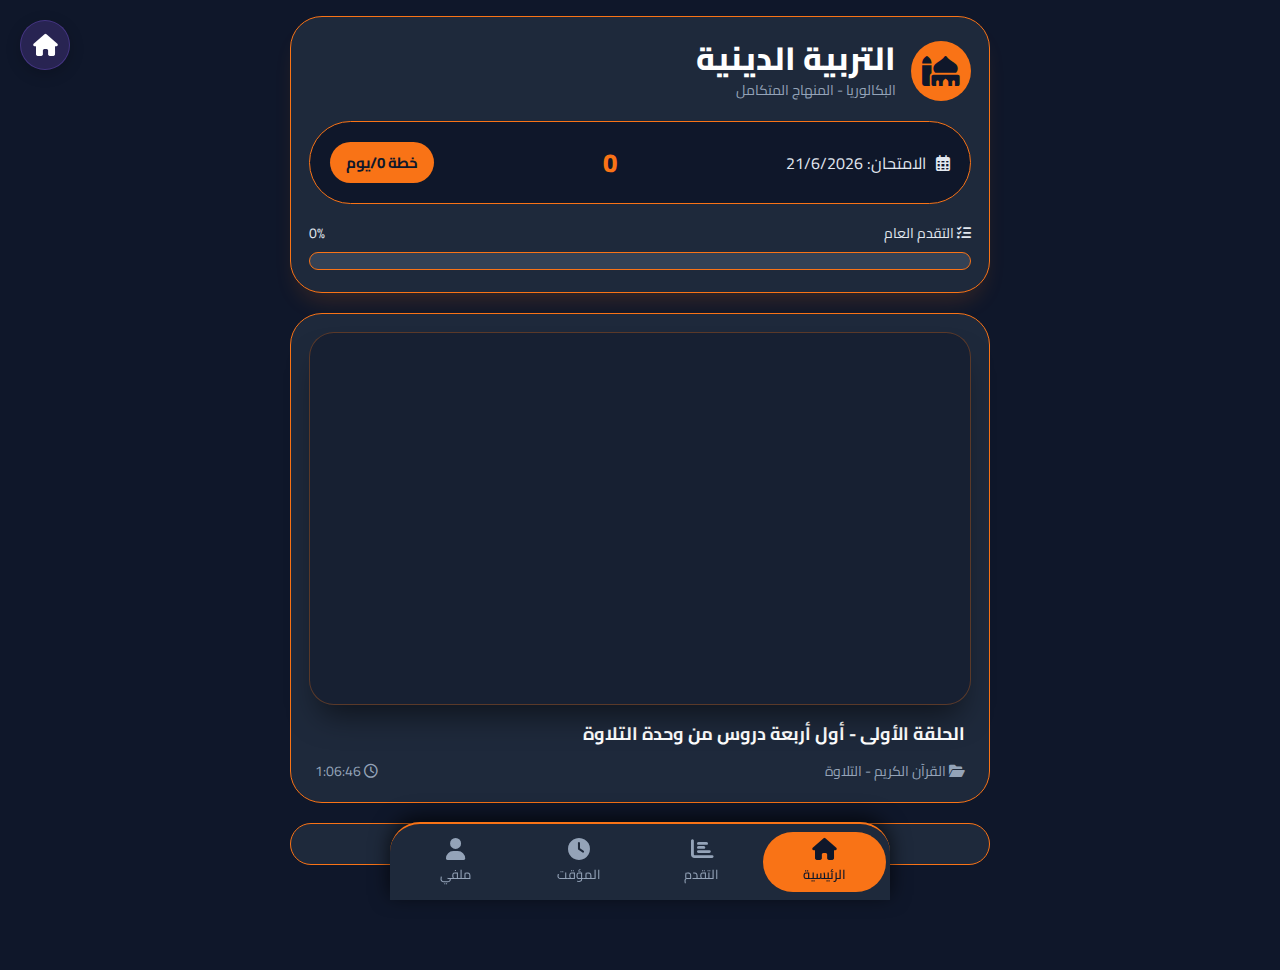
<file: pages/isl.html>
<!DOCTYPE html>
<html lang="ar" dir="rtl">
<head>
    <meta charset="UTF-8">
    <meta name="viewport" content="width=device-width, initial-scale=1.0, maximum-scale=1.0, user-scalable=yes">
    <title>منارة التربية الدينية - البكالوريا</title>
    <!-- Font Awesome 6 -->
    <link rel="stylesheet" href="https://cdnjs.cloudflare.com/ajax/libs/font-awesome/6.0.0-beta3/css/all.min.css">
    <!-- Google Fonts: Cairo / Tajawal / Amiri -->
    <link rel="preconnect" href="https://fonts.googleapis.com">
    <link rel="preconnect" href="https://fonts.gstatic.com" crossorigin>
    <link href="https://fonts.googleapis.com/css2?family=Cairo:wght@400;500;600;700;800&family=Tajawal:wght@400;500;700;900&family=Amiri:wght@400;700&display=swap" rel="stylesheet">
    <style>
        /* الأنماط الأصلية (بدون تغيير في الألوان والخطوط) */
        * {
            margin: 0;
            padding: 0;
            box-sizing: border-box;
            font-family: 'Cairo', 'Tajawal', sans-serif;
        }
        body {
            background-color: #0f172a;  /* خلفية داكنة عميقة */
            color: #e2e8f0;
            padding: 16px 12px 80px 12px;
            min-height: 100vh;
        }
        .bottom-nav {
            position: fixed;
            bottom: 0;
            left: 0;
            right: 0;
            background: #1e293b;
            border-top: 2px solid #f97316;
            display: flex;
            justify-content: space-around;
            padding: 8px 4px;
            border-radius: 30px 30px 0 0;
            box-shadow: 0 -5px 20px rgba(0,0,0,0.7);
            z-index: 1000;
            backdrop-filter: blur(8px);
            max-width: 500px;
            margin: 0 auto;
        }
        .nav-item {
            display: flex;
            flex-direction: column;
            align-items: center;
            color: #94a3b8;
            transition: 0.2s;
            font-size: 13px;
            padding: 6px 12px;
            border-radius: 40px;
            cursor: pointer;
            flex: 1;
        }
        .nav-item i {
            font-size: 22px;
            margin-bottom: 2px;
        }
        .nav-item.active {
            background: #f97316;
            color: #0f172a;
            font-weight: 600;
        }
        .container {
            max-width: 700px;
            margin: 0 auto;
        }
        .header-card {
            background: #1e293b;
            border-radius: 32px;
            padding: 22px 18px;
            border: 1px solid #f97316;
            box-shadow: 0 15px 25px -10px #f9731633;
            margin-bottom: 20px;
        }
        .subject-title {
            display: flex;
            align-items: center;
            gap: 15px;
            margin-bottom: 18px;
        }
        .subject-icon {
            background: #f97316;
            width: 60px;
            height: 60px;
            border-radius: 30px;
            display: flex;
            align-items: center;
            justify-content: center;
            font-size: 30px;
            color: #0f172a;
        }
        .subject-name h1 {
            font-size: 2rem;
            font-weight: 800;
            line-height: 1.2;
            color: white;
        }
        .subject-name p {
            color: #94a3b8;
            font-size: 14px;
        }
        .exam-timer {
            background: #0f172a;
            border-radius: 50px;
            padding: 16px 20px;
            display: flex;
            align-items: center;
            justify-content: space-between;
            border: 1px solid #f97316;
            margin-top: 15px;
        }
        .timer-number {
            font-size: 26px;
            font-weight: 800;
            color: #f97316;
            direction: ltr;
        }
        .daily-plan {
            font-size: 15px;
            background: #f97316;
            color: #0f172a;
            padding: 6px 16px;
            border-radius: 40px;
            font-weight: 700;
        }
        .progress-section {
            margin-top: 16px;
        }
        .progress-label {
            display: flex;
            justify-content: space-between;
            font-size: 14px;
            margin-bottom: 6px;
        }
        .progress-bar-bg {
            background: #334155;
            height: 18px;
            border-radius: 30px;
            overflow: hidden;
            border: 1px solid #f97316;
        }
        .progress-fill {
            height: 100%;
            background: #f97316;
            width: 0%;
            border-radius: 30px;
            transition: width 0.3s;
        }
        /* ====== تحسين مشغل الفيديو (النقطة 4) ====== */
        .video-player-card {
            background: #1e293b;
            border-radius: 32px;
            padding: 18px;
            border: 1px solid #f97316;
            margin-bottom: 20px;
        }
        .video-wrapper {
            position: relative;
            width: 100%;
            aspect-ratio: 16/9;  /* تم التعديل من 16/9 إلى 16/9 (ملاحظة: النص طلب 9/16 لكن الأنسب 16/9 للفيديوهات) */
            border-radius: 25px;  /* زيادة الانحناء */
            overflow: hidden;
            background: rgba(15, 23, 42, 0.5);  /* خلفية شفافة للتأثير الزجاجي */
            backdrop-filter: blur(10px);  /* تأثير زجاجي */
            -webkit-backdrop-filter: blur(10px);
            box-shadow: 0 20px 30px -10px rgba(0, 0, 0, 0.5);  /* ظل خفيف */
            border: 1px solid rgba(249, 115, 22, 0.3);  /* حد خفيف */
        }
        .video-wrapper iframe {
            width: 100%;
            height: 100%;
            border: none;
        }
        .video-title {
            margin: 12px 0 8px;
            font-weight: 700;
            font-size: 18px;
            color: white;
            padding-right: 6px;
        }
        .video-meta {
            display: flex;
            justify-content: space-between;
            color: #94a3b8;
            font-size: 14px;
            padding: 0 6px;
        }
        /* الوحدات */
        .units-container {
            background: #1e293b;
            border-radius: 32px;
            padding: 20px 16px;
            border: 1px solid #f97316;
            margin-bottom: 25px;
        }
        .unit-card {
            background: #0f172a;
            border-radius: 24px;
            margin-bottom: 15px;
            border: 1px solid #f97316;
            overflow: hidden;
        }
        .unit-header {
            background: #1e293b;
            padding: 16px 18px;
            display: flex;
            align-items: center;
            gap: 12px;
            cursor: pointer;
            border-bottom: 1px solid #f97316;
        }
        .unit-header i {
            font-size: 24px;
            color: #f97316;
            transition: 0.2s;
        }
        .unit-header .unit-title {
            font-size: 20px;
            font-weight: 700;
            flex: 1;
            color: white;
        }
        .unit-progress {
            background: #334155;
            padding: 4px 12px;
            border-radius: 50px;
            font-size: 13px;
            color: white;
        }
        .sub-units {
            padding: 12px;
        }
        /* تعديل شكل الوحدة الفرعية (sub-unit) لجعلها قابلة للطي */
        .sub-unit {
            margin-bottom: 16px;
            background: #1e293b;
            border-radius: 18px;
            overflow: hidden;
        }
        .sub-unit-header {
            padding: 12px 16px;
            display: flex;
            align-items: center;
            gap: 10px;
            cursor: pointer;
            background: #0f172a;
            border-bottom: 1px solid #f97316;
        }
        .sub-unit-header i {
            font-size: 18px;
            color: #f97316;
            transition: 0.2s;
        }
        .sub-unit-header span {
            font-size: 16px;
            font-weight: 600;
            color: #f97316;
            flex: 1;
        }
        .lesson-list {
            list-style: none;
            padding: 10px;
            display: none;  /* مخفي افتراضيًا */
        }
        .lesson-list.expanded {
            display: block;
        }
        .lesson-item {
            display: flex;
            align-items: center;
            gap: 12px;
            padding: 10px 12px;
            background: #1e293b;
            border-radius: 18px;
            margin-bottom: 6px;
            transition: 0.2s;
            border: 1px solid transparent;
        }
        .lesson-item:hover {
            border-color: #f97316;
        }
        /* الدائرة الخضراء (checkbox) */
        .lesson-watch {
            width: 24px;
            height: 24px;
            border-radius: 50%;
            border: 2px solid #10b981;  /* أخضر */
            background: transparent;
            cursor: pointer;
            display: flex;
            align-items: center;
            justify-content: center;
            color: #10b981;
            font-size: 14px;
            flex-shrink: 0;
            transition: 0.2s;
        }
        .lesson-watch.watched {
            background: #10b981;  /* أخضر */
            color: #0f172a;
            border-color: #10b981;
        }
        .lesson-watch i {
            opacity: 0;
            transition: 0.2s;
        }
        .lesson-watch.watched i {
            opacity: 1;
        }
        .lesson-info {
            flex: 1;
            font-size: 15px;
            font-weight: 500;
            line-height: 1.4;
            color: #e2e8f0;
            cursor: pointer;
        }
        /* تمييز الدرس النشط */
        .lesson-item.active {
            border-color: #f97316;
            background: #2d3a4f;
        }
        .lesson-duration {
            font-size: 13px;
            color: #94a3b8;
            white-space: nowrap;
        }
        /* لوحة التقدم */
        .progress-panel, .timer-panel, .profile-panel {
            background: #1e293b;
            border-radius: 32px;
            padding: 20px 18px;
            border: 1px solid #f97316;
            margin-bottom: 20px;
        }
        .stats-grid {
            display: grid;
            grid-template-columns: 1fr 1fr;
            gap: 15px;
            margin-bottom: 20px;
        }
        .stat-card {
            background: #0f172a;
            border-radius: 24px;
            padding: 18px 12px;
            text-align: center;
            border: 1px solid #f97316;
        }
        .stat-number {
            font-size: 36px;
            font-weight: 800;
            color: #f97316;
        }
        .stat-label {
            font-size: 15px;
            margin-top: 5px;
        }
        .badge-container {
            display: flex;
            flex-wrap: wrap;
            gap: 12px;
            margin: 20px 0;
            justify-content: center;
        }
        .badge {
            background: #0f172a;
            border: 2px solid #334155;
            border-radius: 60px;
            padding: 12px 18px;
            display: flex;
            align-items: center;
            gap: 12px;
            font-weight: 600;
            opacity: 0.5;
        }
        .badge.achieved {
            border-color: #f97316;
            background: #f97316;
            color: #0f172a;
            opacity: 1;
        }
        .badge i {
            font-size: 26px;
        }
        /* خطة الامتحان */
        .countdown-big {
            font-size: 48px;
            font-weight: 800;
            color: #f97316;
            text-align: center;
            direction: ltr;
        }
        .plan-box {
            background: #0f172a;
            border-radius: 30px;
            padding: 18px;
            margin-top: 20px;
            border: 1px solid #f97316;
        }
        .page {
            display: none;
        }
        .page.active {
            display: block;
        }
        hr {
            border: 0.5px solid #334155;
            margin: 20px 0;
        }
        .small-note {
            color: #94a3b8;
            font-size: 13px;
        }
        /* الزر الزجاجي */
        .glass-home-btn {
            position: fixed;
            top: 20px;
            left: 20px;
            background: rgba(139, 92, 246, 0.2);
            backdrop-filter: blur(10px);
            -webkit-backdrop-filter: blur(10px);
            border: 1px solid rgba(139, 92, 246, 0.3);
            color: white;
            width: 50px;
            height: 50px;
            border-radius: 25px;
            text-decoration: none;
            z-index: 9999;
            box-shadow: 0 4px 15px rgba(0, 0, 0, 0.2);
            transition: all 0.3s ease;
            display: flex;
            align-items: center;
            justify-content: center;
            font-size: 22px;
        }
        .glass-home-btn:hover {
            background: rgba(139, 92, 246, 0.4);
            border: 1px solid rgba(139, 92, 246, 0.6);
            transform: translateY(-2px);
            box-shadow: 0 8px 25px rgba(139, 92, 246, 0.3);
        }
        .glass-home-btn:active {
            transform: translateY(0);
        }
    </style>
</head>
<body>
    <a href="../index.html" class="glass-home-btn" title="العودة للرئيسية">
        <i class="fas fa-home"></i>
    </a>
    <div class="container">

        <!-- الهيدر ثابت -->
        <div class="header-card">
            <div class="subject-title">
                <div class="subject-icon"><i class="fas fa-mosque"></i></div>
                <div class="subject-name">
                    <h1>التربية الدينية</h1>
                    <p>البكالوريا - المنهاج المتكامل</p>
                </div>
            </div>
            <div class="exam-timer">
                <div><i class="far fa-calendar-alt" style="margin-left:6px;"></i> الامتحان: 21/6/2026</div>
                <div class="timer-number" id="countdown-days">0</div>
                <div class="daily-plan" id="daily-plan-text">خطة 0/يوم</div>
            </div>
            <div class="progress-section">
                <div class="progress-label">
                    <span><i class="fas fa-tasks"></i> التقدم العام</span>
                    <span id="overall-percent">0%</span>
                </div>
                <div class="progress-bar-bg">
                    <div class="progress-fill" id="overall-progress" style="width:0%"></div>
                </div>
            </div>
        </div>

        <!-- الصفحات -->
        <div id="page-home" class="page active">
            <!-- مشغل الفيديو المحسّن -->
            <div class="video-player-card">
                <div class="video-wrapper">
                    <iframe id="youtube-player" src="https://www.youtube.com/embed/xJ8aNhMkz5w" frameborder="0" allowfullscreen></iframe>
                </div>
                <div class="video-title" id="current-video-title">الحلقة الأولى - أول أربعة دروس من وحدة التلاوة</div>
                <div class="video-meta">
                    <span id="current-unit"><i class="fas fa-folder-open"></i> القرآن الكريم - التلاوة</span>
                    <span id="current-duration"><i class="far fa-clock"></i> 1:06:46</span>
                </div>
            </div>

            <!-- الوحدات القابلة للطي (سيتم تعبئتها بـ JS) -->
            <div class="units-container" id="units-container"></div>
        </div>

        <!-- باقي الصفحات (كما هي) -->
        <div id="page-progress" class="page">...</div>
        <div id="page-timer" class="page">...</div>
        <div id="page-profile" class="page">...</div>

        <!-- شريط التنقل -->
        <div class="bottom-nav">
            <div class="nav-item active" data-page="home"><i class="fas fa-home"></i><span>الرئيسية</span></div>
            <div class="nav-item" data-page="progress"><i class="fas fa-chart-bar"></i><span>التقدم</span></div>
            <div class="nav-item" data-page="timer"><i class="fas fa-clock"></i><span>المؤقت</span></div>
            <div class="nav-item" data-page="profile"><i class="fas fa-user"></i><span>ملفي</span></div>
        </div>
    </div>

    <script>
        (function() {
            // ------------------------ البيانات (كما هي) ------------------------
            const lessonsData = [ ... ]; // (نفس البيانات الأصلية، اختصارًا للعرض)

            // إجمالي الدروس
            const totalLessons = videos.length;

            // المتغيرات العامة
            let currentVideoIndex = 0;
            let watchedLessons = JSON.parse(localStorage.getItem('deen_watched')) || [];
            watchedLessons = watchedLessons.filter(id => videos.some(v => v.id === id));

            // عناصر DOM
            const player = document.getElementById('youtube-player');
            const currentTitle = document.getElementById('current-video-title');
            const currentUnitSpan = document.getElementById('current-unit');
            const currentDurationSpan = document.getElementById('current-duration');
            const unitsContainer = document.getElementById('units-container');

            // ------------------------ دوال مساعدة ------------------------
            function saveLastWatched(id) {
                localStorage.setItem('deen_last', id);
            }
            function loadLastWatched() {
                const last = localStorage.getItem('deen_last');
                if (last !== null) {
                    const idx = videos.findIndex(v => v.id == last);
                    if (idx >= 0) currentVideoIndex = idx;
                }
            }

            // تحديث مشغل الفيديو مع autoplay (النقطة 3)
            function setVideoByIndex(index) {
                const v = videos[index];
                if (!v) return;
                currentVideoIndex = index;
                
                // إضافة autoplay=1 إلى الرابط
                let baseUrl = `https://www.youtube.com/embed/${v.youtubeId}`;
                // التحقق من وجود معلمات بالفعل
                if (baseUrl.includes('?')) {
                    baseUrl += '&autoplay=1';
                } else {
                    baseUrl += '?autoplay=1';
                }
                player.src = baseUrl;
                
                currentTitle.innerText = v.title;
                currentUnitSpan.innerHTML = `<i class="fas fa-folder-open"></i> ${v.unit} / ${v.subUnit}`;
                currentDurationSpan.innerHTML = `<i class="far fa-clock"></i> ${v.duration}`;
                saveLastWatched(v.id);
                
                // تمرير الصفحة إلى المشغل بسلاسة
                document.querySelector('.video-player-card').scrollIntoView({ behavior: 'smooth', block: 'center' });
            }

            // حفظ الحالة
            function saveWatched() {
                localStorage.setItem('deen_watched', JSON.stringify(watchedLessons));
            }
            function isWatched(id) {
                return watchedLessons.includes(id);
            }
            function toggleWatched(id) {
                if (isWatched(id)) {
                    watchedLessons = watchedLessons.filter(w => w !== id);
                } else {
                    watchedLessons.push(id);
                }
                saveWatched();
                updateAllStats();
                renderUnits(); // إعادة رسم القوائم لتحديث الأيقونات والعدادات
            }

            // حساب الإحصائيات (نفس الأصل)
            function calcStats() { ... }

            // تحديث واجهة التقدم (نفس الأصل مع إضافة تحديث عداد الوحدة)
            function updateAllStats() { ... }

            // ------------------------ دوال الطي (النقطة 1 و 5) ------------------------
            // دالة طي الوحدة الرئيسية
            window.toggleUnit = function(header) {
                const subUnitsContainer = header.nextElementSibling;
                const icon = header.querySelector('i');
                if (subUnitsContainer.style.display === 'none') {
                    subUnitsContainer.style.display = 'block';
                    icon.classList.remove('fa-chevron-left');
                    icon.classList.add('fa-chevron-down');
                } else {
                    subUnitsContainer.style.display = 'none';
                    icon.classList.remove('fa-chevron-down');
                    icon.classList.add('fa-chevron-left');
                }
            };

            // دالة طي الوحدة الفرعية (الدرس)
            window.toggleSubUnit = function(header) {
                const lessonList = header.nextElementSibling; // نفترض أن القائمة تلي الرأس مباشرة
                const icon = header.querySelector('i');
                if (lessonList.classList.contains('expanded')) {
                    lessonList.classList.remove('expanded');
                    icon.classList.remove('fa-chevron-down');
                    icon.classList.add('fa-chevron-left');
                } else {
                    lessonList.classList.add('expanded');
                    icon.classList.remove('fa-chevron-left');
                    icon.classList.add('fa-chevron-down');
                }
            };

            // ------------------------ بناء الوحدات مع الطي الثنائي ------------------------
            function renderUnits() {
                const units = [...new Set(videos.map(v => v.unit))];
                let htmlAll = '';
                
                units.forEach(unit => {
                    const unitVideos = videos.filter(v => v.unit === unit);
                    const subUnits = [...new Set(unitVideos.map(v => v.subUnit))];
                    const totalU = unitVideos.length;
                    const watchedU = unitVideos.filter(v => watchedLessons.includes(v.id)).length;

                    let subHtml = '';
                    subUnits.forEach(sub => {
                        const subVideos = unitVideos.filter(v => v.subUnit === sub);
                        let lessonsHtml = '';
                        subVideos.forEach(v => {
                            const watched = isWatched(v.id) ? 'watched' : '';
                            // إضافة خاصية data-id للدرس لتحديد النشط لاحقًا
                            lessonsHtml += `
                                <li class="lesson-item ${watched ? 'watched' : ''}" data-id="${v.id}">
                                    <div class="lesson-watch ${watched}" data-id="${v.id}">
                                        <i class="fas fa-check"></i>
                                    </div>
                                    <div class="lesson-info" data-id="${v.id}">${v.title}</div>
                                    <div class="lesson-duration">${v.duration}</div>
                                </li>
                            `;
                        });
                        // كل وحدة فرعية برأس قابل للطي، وقائمة الدروس مخفية افتراضيًا
                        subHtml += `
                            <div class="sub-unit">
                                <div class="sub-unit-header" onclick="toggleSubUnit(this)">
                                    <i class="fas fa-chevron-left"></i>
                                    <span>${sub}</span>
                                </div>
                                <ul class="lesson-list">${lessonsHtml}</ul>
                            </div>
                        `;
                    });

                    // الوحدة الرئيسية: تكون مطوية افتراضيًا (sub-units مخفية) مع أيقونة chevron-left
                    htmlAll += `
                        <div class="unit-card">
                            <div class="unit-header" onclick="toggleUnit(this)">
                                <i class="fas fa-chevron-left"></i>
                                <span class="unit-title">${unit}</span>
                                <span class="unit-progress">${watchedU}/${totalU}</span>
                            </div>
                            <div class="sub-units" style="display: none;">${subHtml}</div>
                        </div>
                    `;
                });
                
                unitsContainer.innerHTML = htmlAll;

                // ------------------------ إضافة Event Listeners ------------------------
                // 1. أزرار الإتمام (checkbox)
                document.querySelectorAll('.lesson-watch').forEach(el => {
                    el.addEventListener('click', (e) => {
                        e.stopPropagation();
                        const id = parseInt(el.dataset.id);
                        toggleWatched(id);
                        // تحديث شكل الدائرة مباشرة (بدون إعادة رسم كامل)
                        el.classList.toggle('watched');
                        // تحديث عداد الوحدة
                        const unitCard = el.closest('.unit-card');
                        if (unitCard) {
                            const unitTitle = unitCard.querySelector('.unit-title').innerText;
                            const unitVids = videos.filter(v => v.unit === unitTitle);
                            const w = unitVids.filter(v => watchedLessons.includes(v.id)).length;
                            unitCard.querySelector('.unit-progress').innerText = `${w}/${unitVids.length}`;
                        }
                    });
                });

                // 2. عناوين الدروس (تشغيل الفيديو + تمييز النشط + تمرير)
                document.querySelectorAll('.lesson-info').forEach(el => {
                    el.addEventListener('click', (e) => {
                        const id = parseInt(el.dataset.id);
                        const index = videos.findIndex(v => v.id === id);
                        if (index !== -1) {
                            setVideoByIndex(index);
                            
                            // إزالة class active من جميع الدروس وإضافته للدرس الحالي
                            document.querySelectorAll('.lesson-item').forEach(item => {
                                item.classList.remove('active');
                            });
                            const activeItem = el.closest('.lesson-item');
                            if (activeItem) activeItem.classList.add('active');
                        }
                    });
                });

                // 3. إضافة active تلقائيًا للدرس المطابق للفيديو الحالي (إذا كان موجودًا)
                const currentId = videos[currentVideoIndex]?.id;
                if (currentId) {
                    document.querySelectorAll('.lesson-item').forEach(item => {
                        if (item.dataset.id == currentId) {
                            item.classList.add('active');
                        }
                    });
                }
            }

            // ------------------------ باقي الدوال (كما هي) ------------------------
            function updateExamCountdown() { ... }
            function initTabs() { ... }

            // التهيئة
            function init() {
                loadLastWatched();
                setVideoByIndex(currentVideoIndex);
                renderUnits();
                updateAllStats();
                updateExamCountdown();
                initTabs();

                setInterval(updateExamCountdown, 60000);
            }

            init();
        })();
    </script>
</body>
</html>
</file>
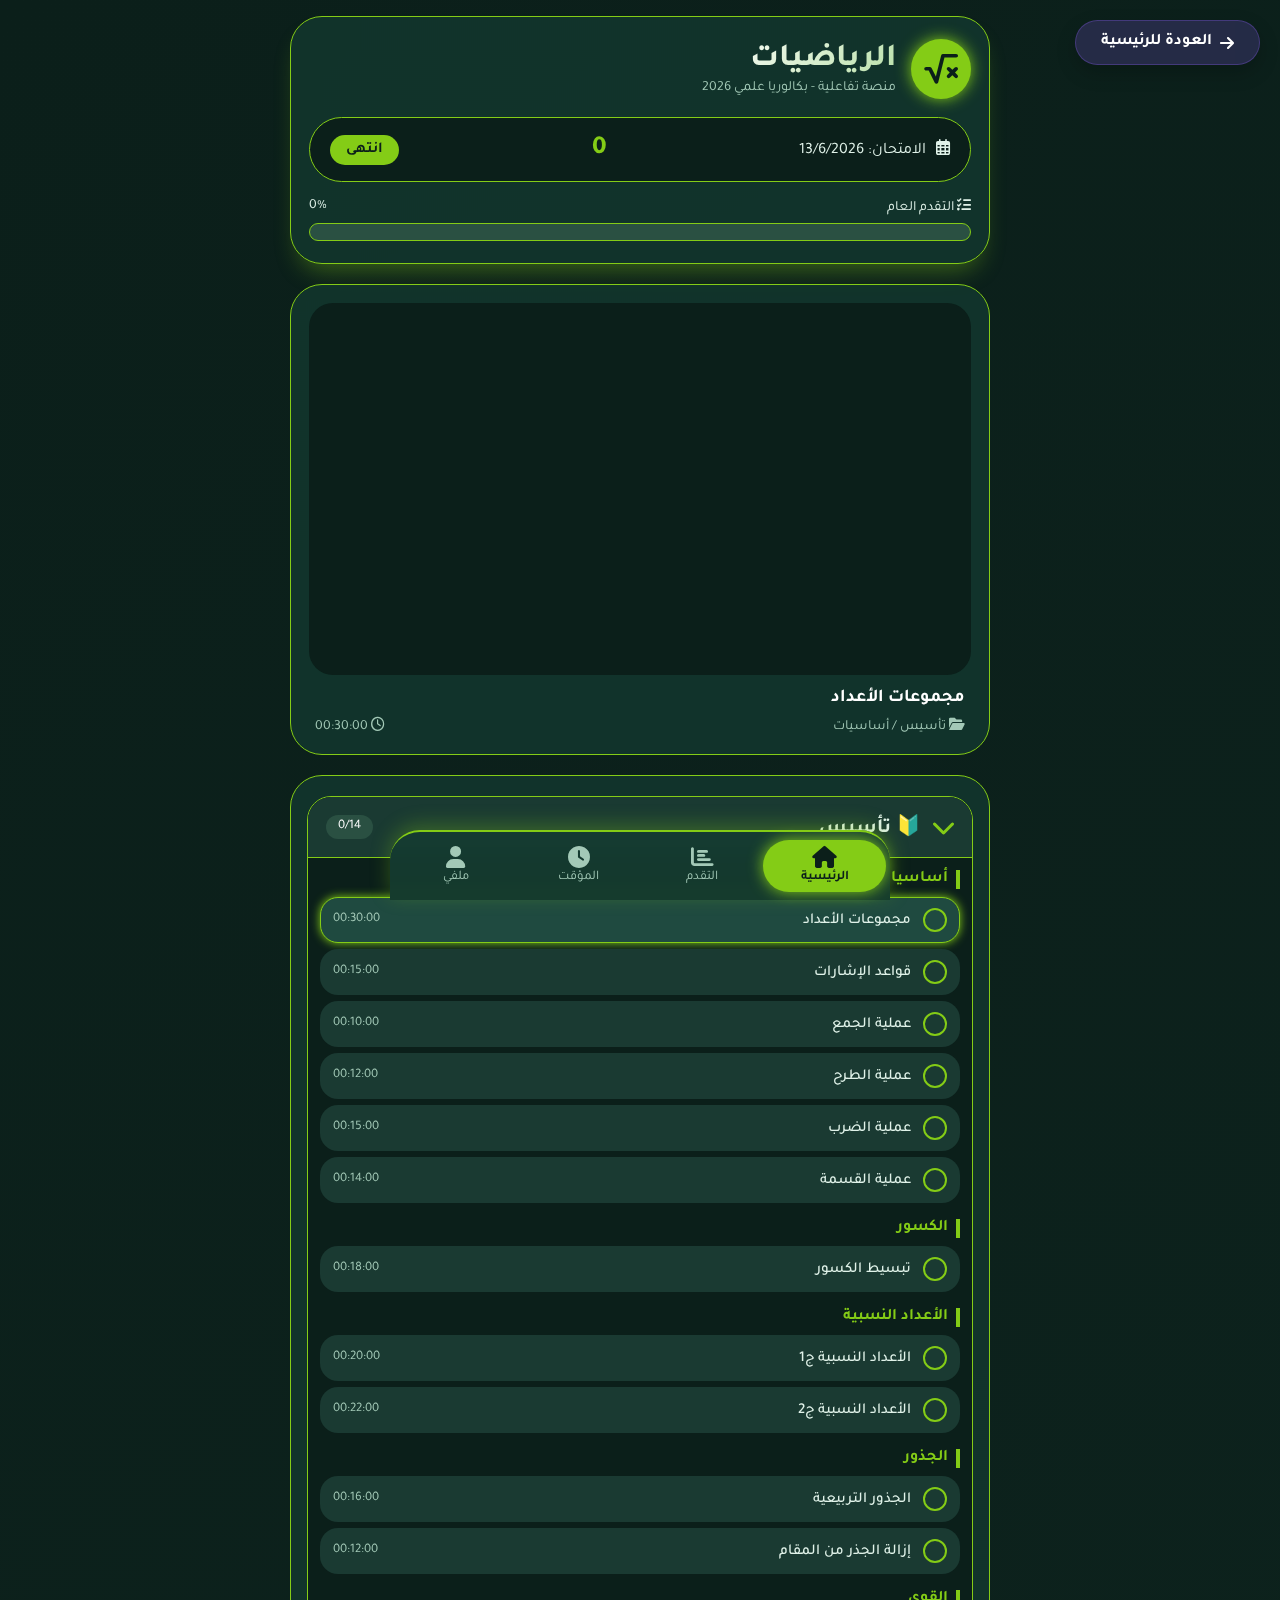
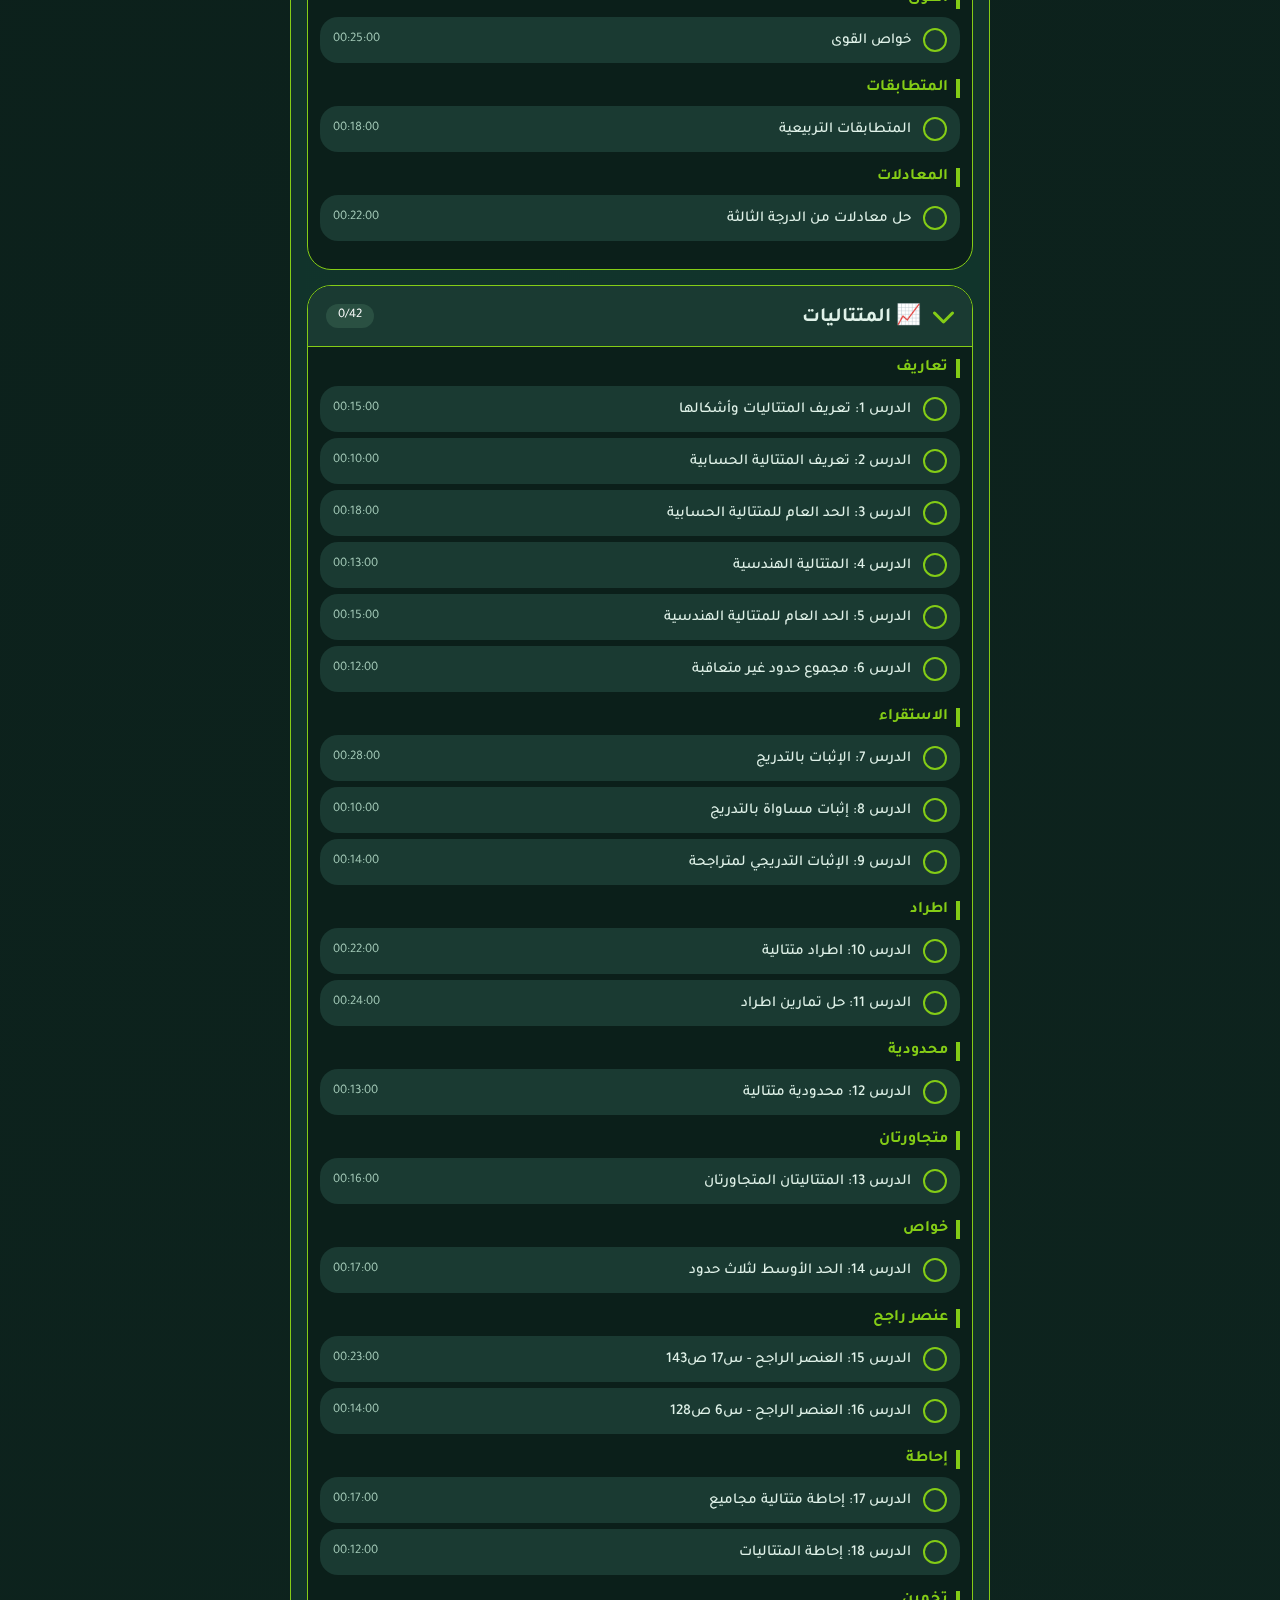
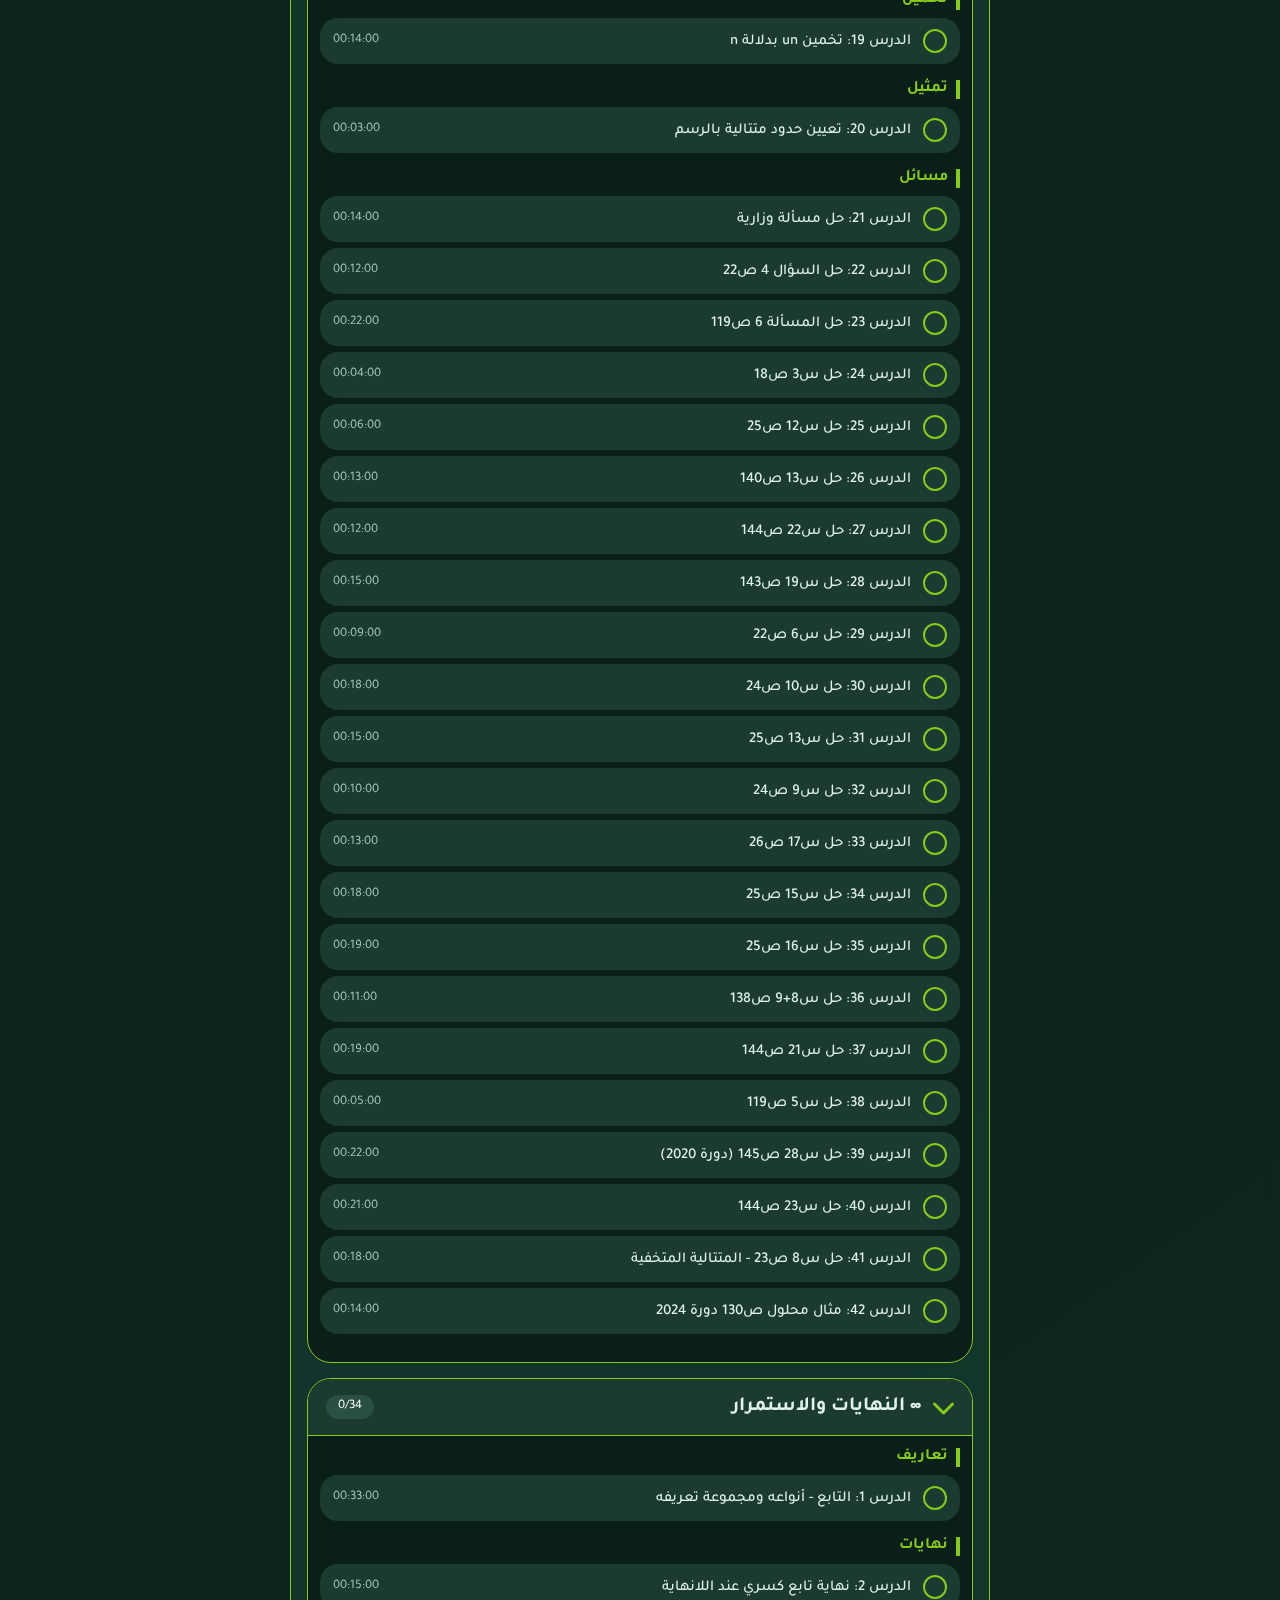
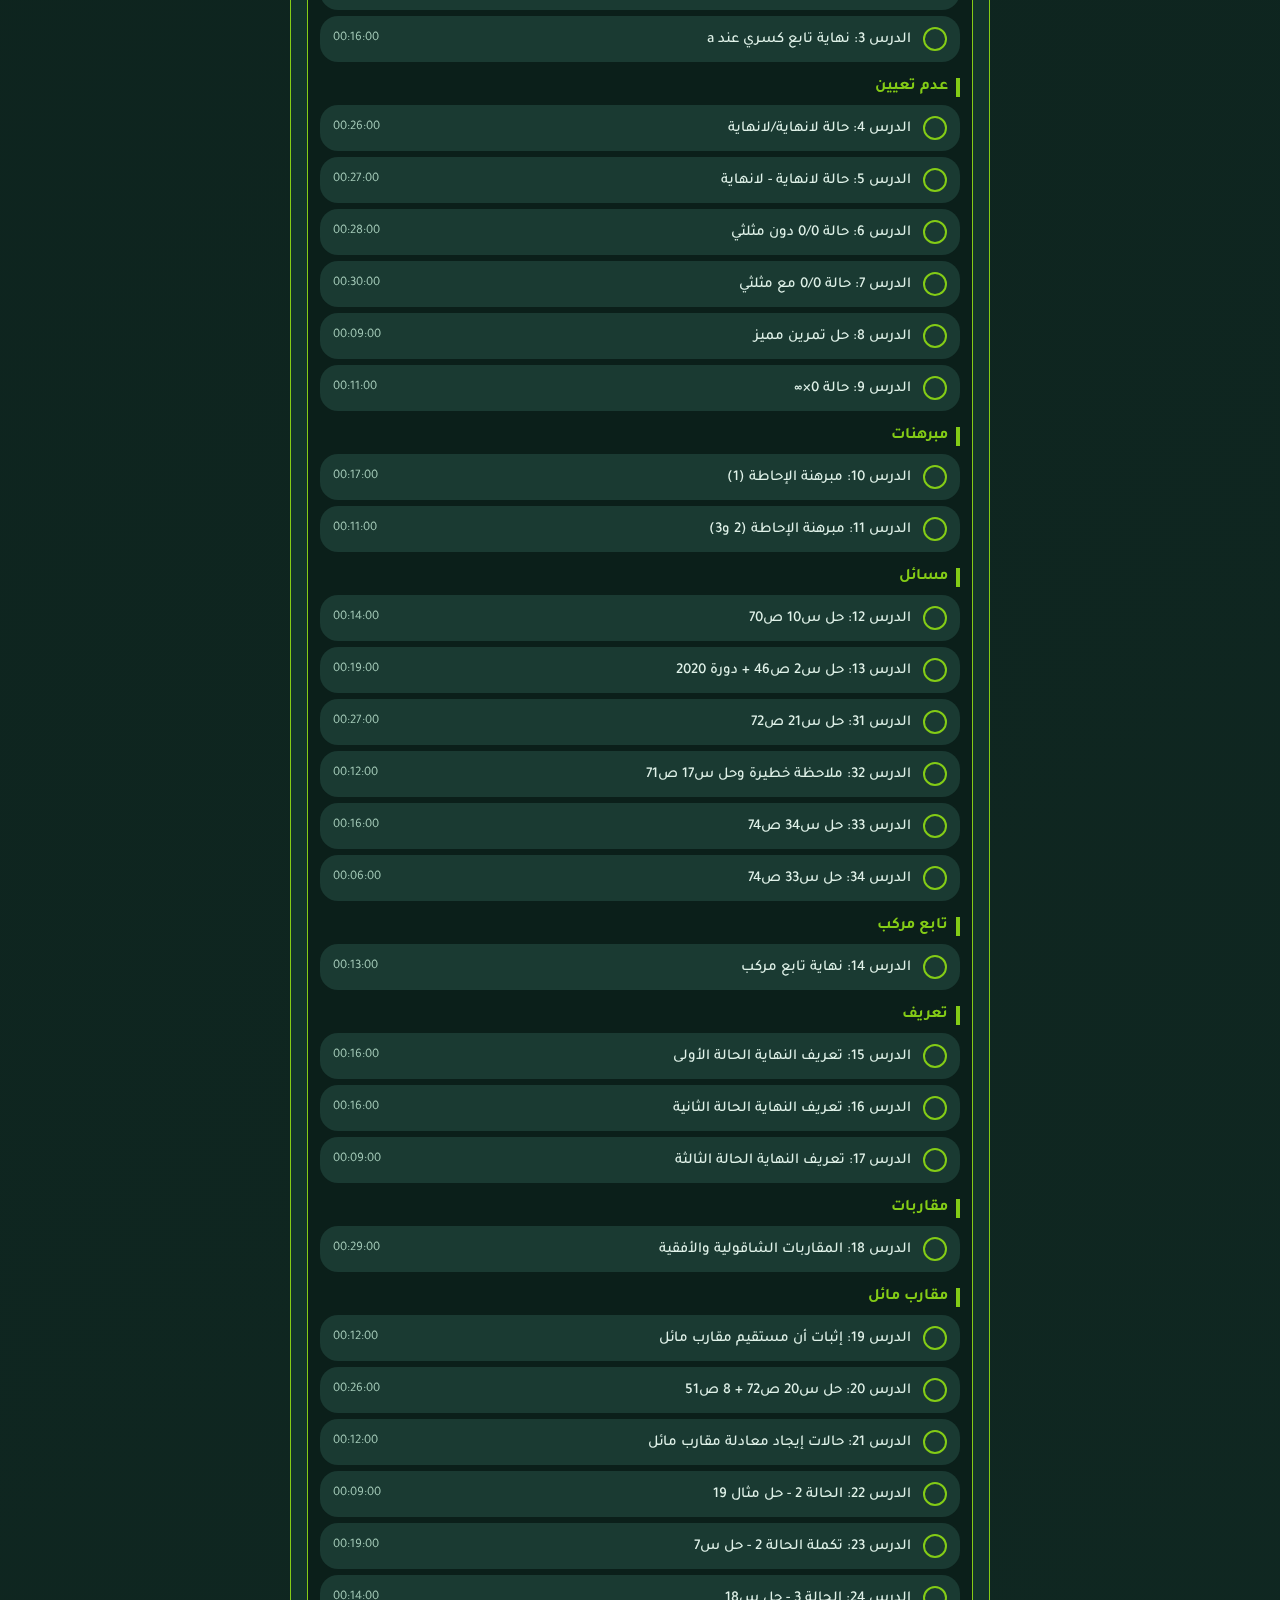
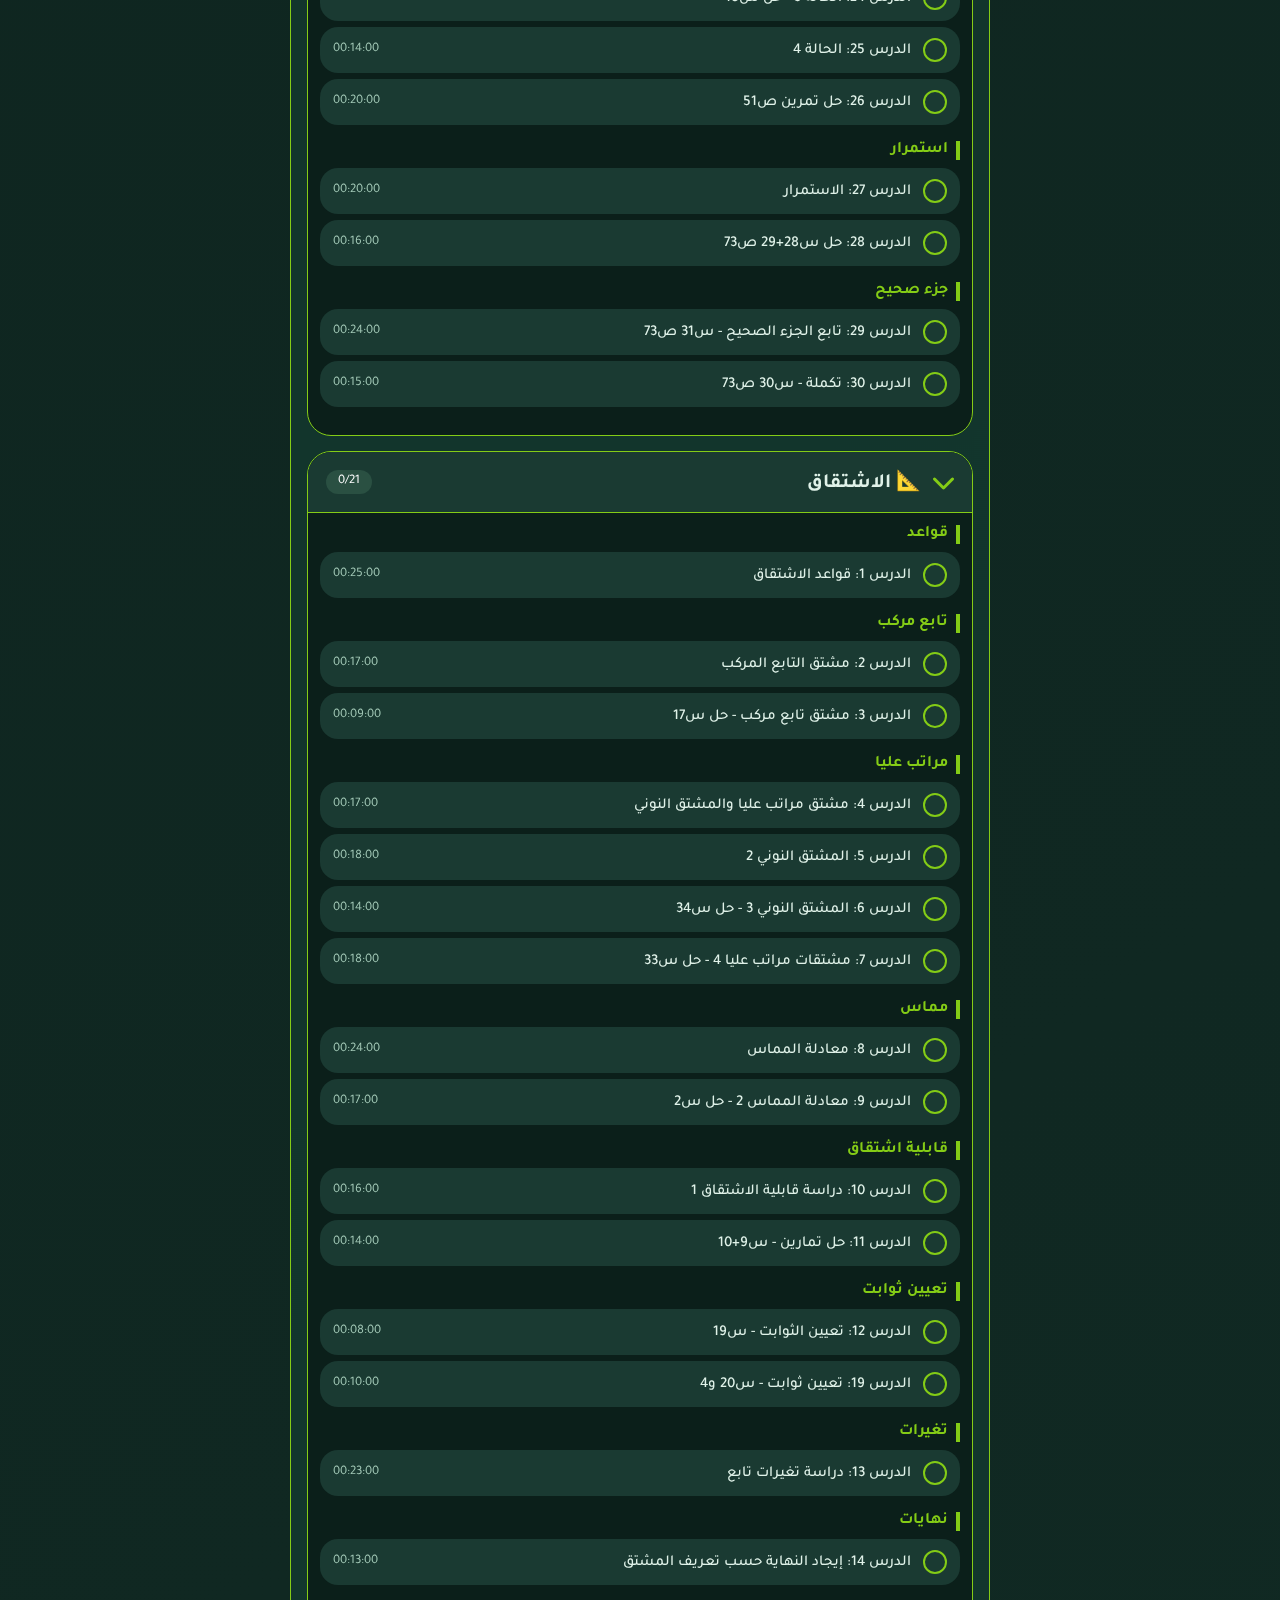
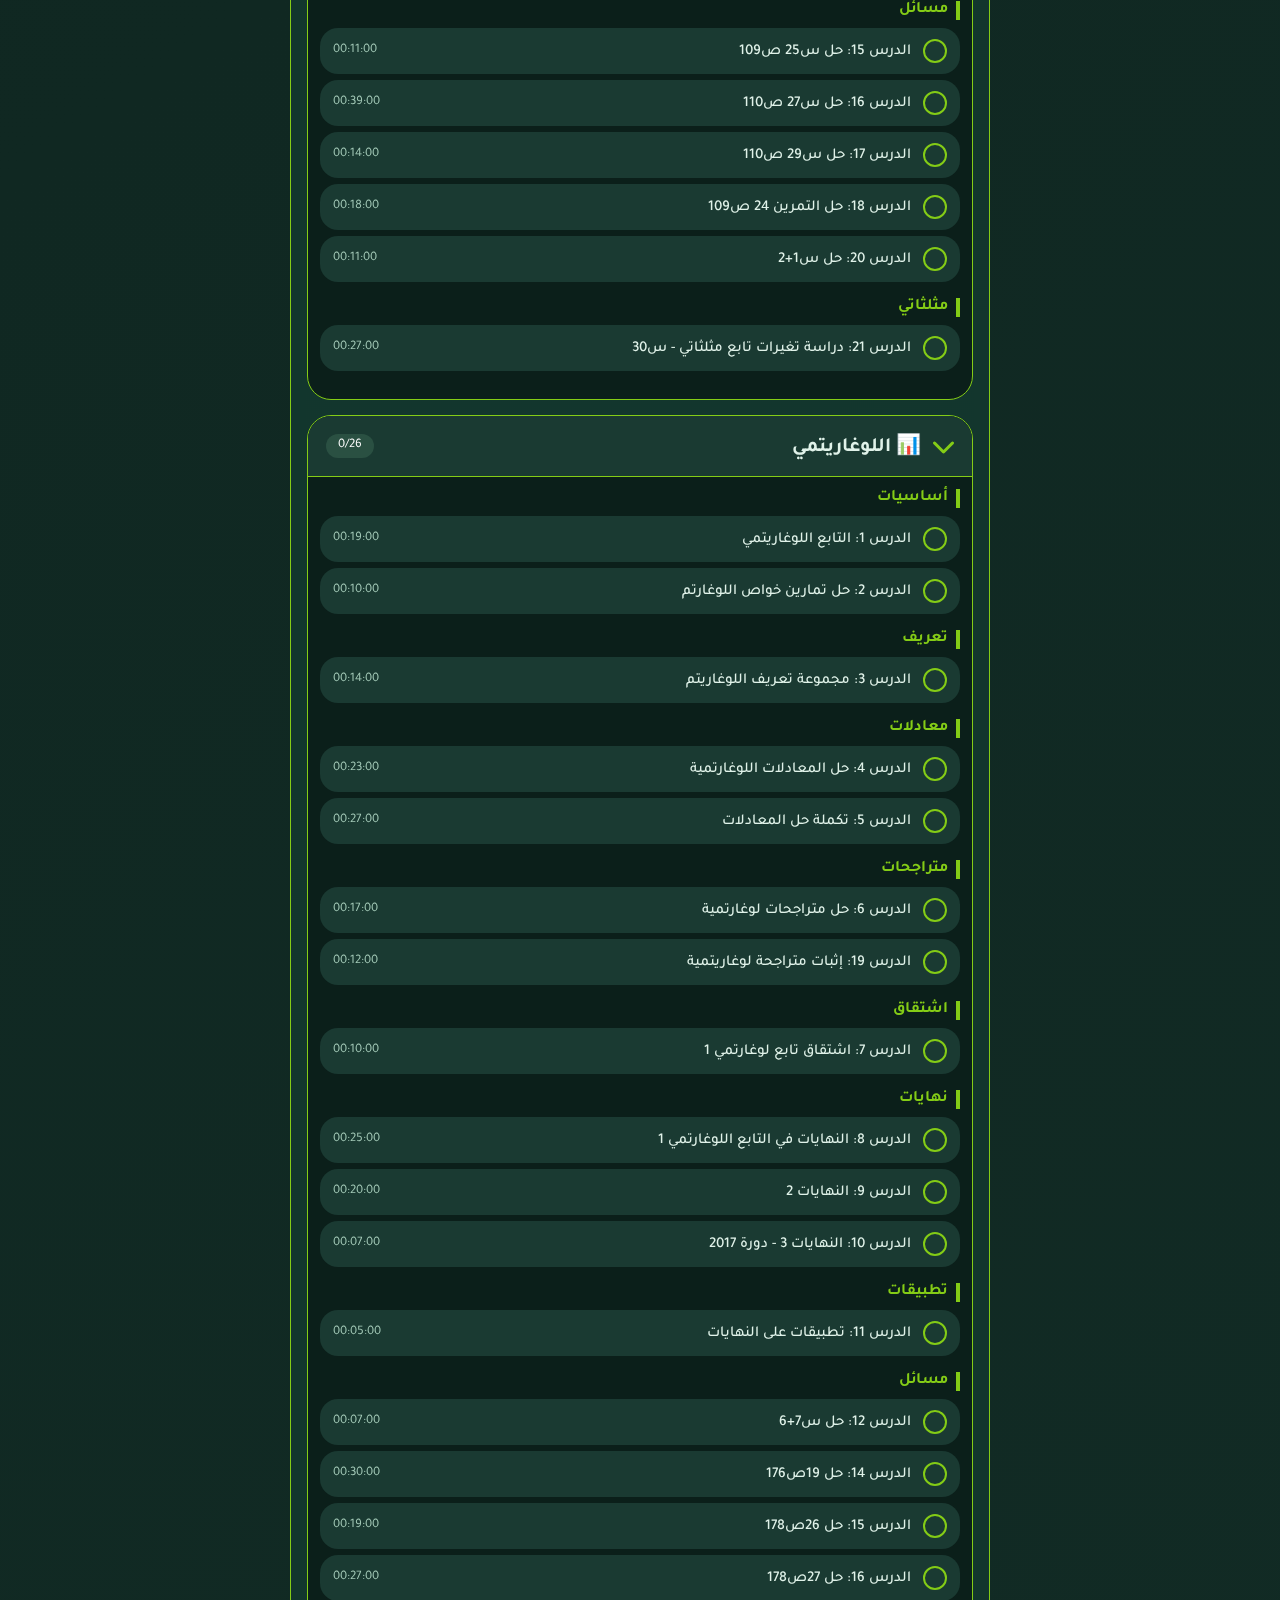
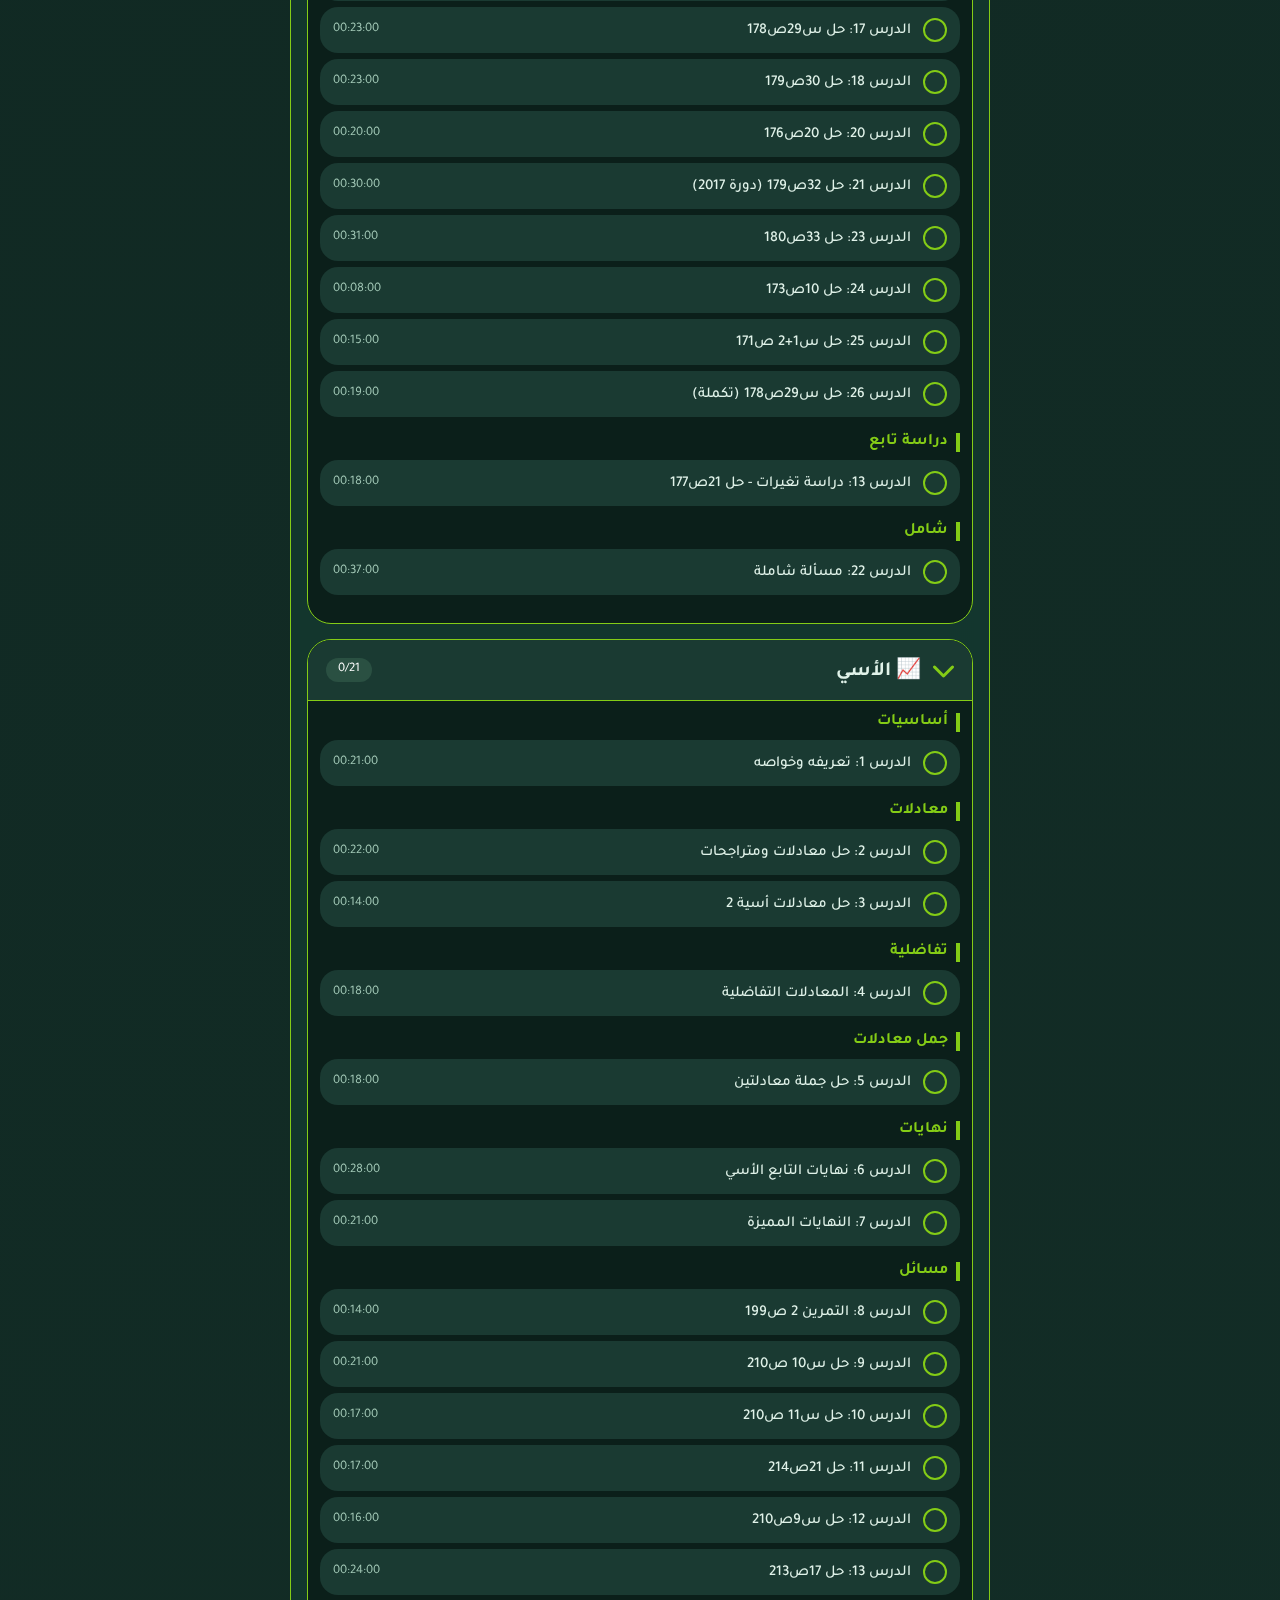
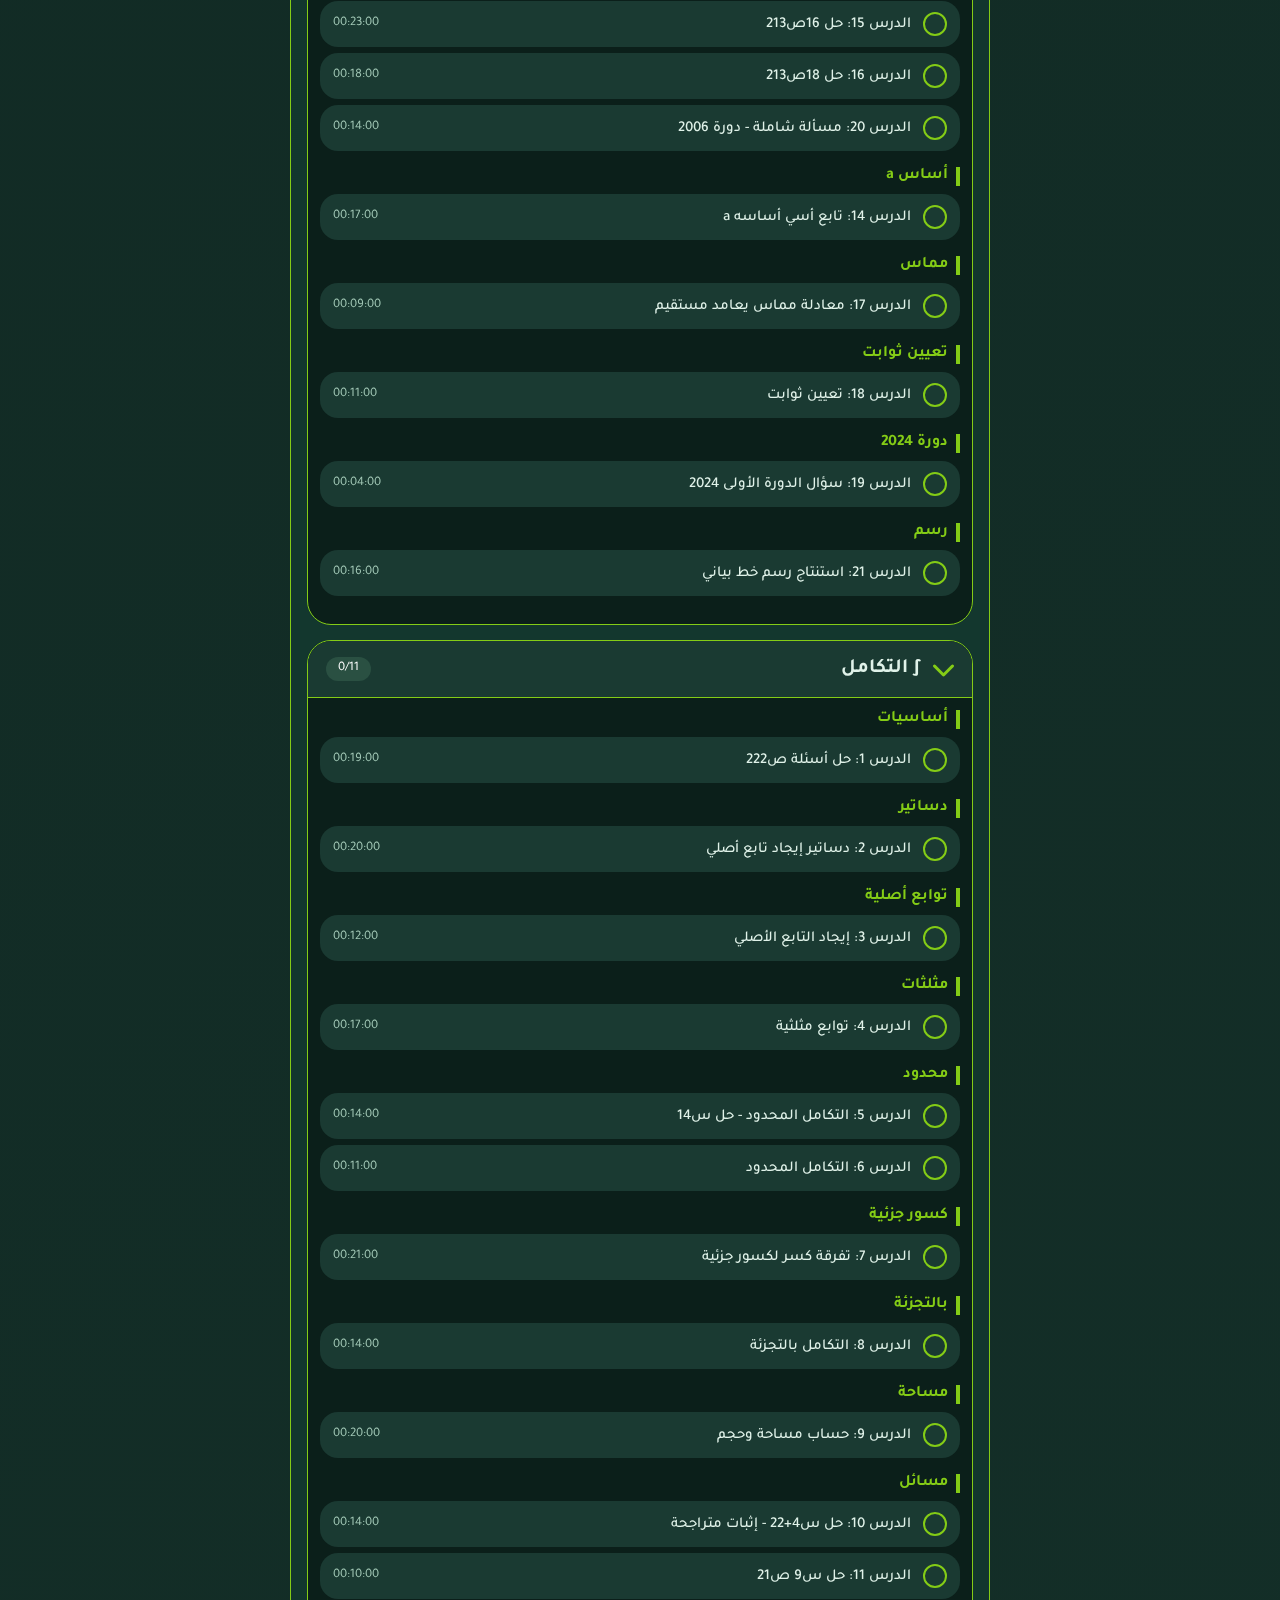
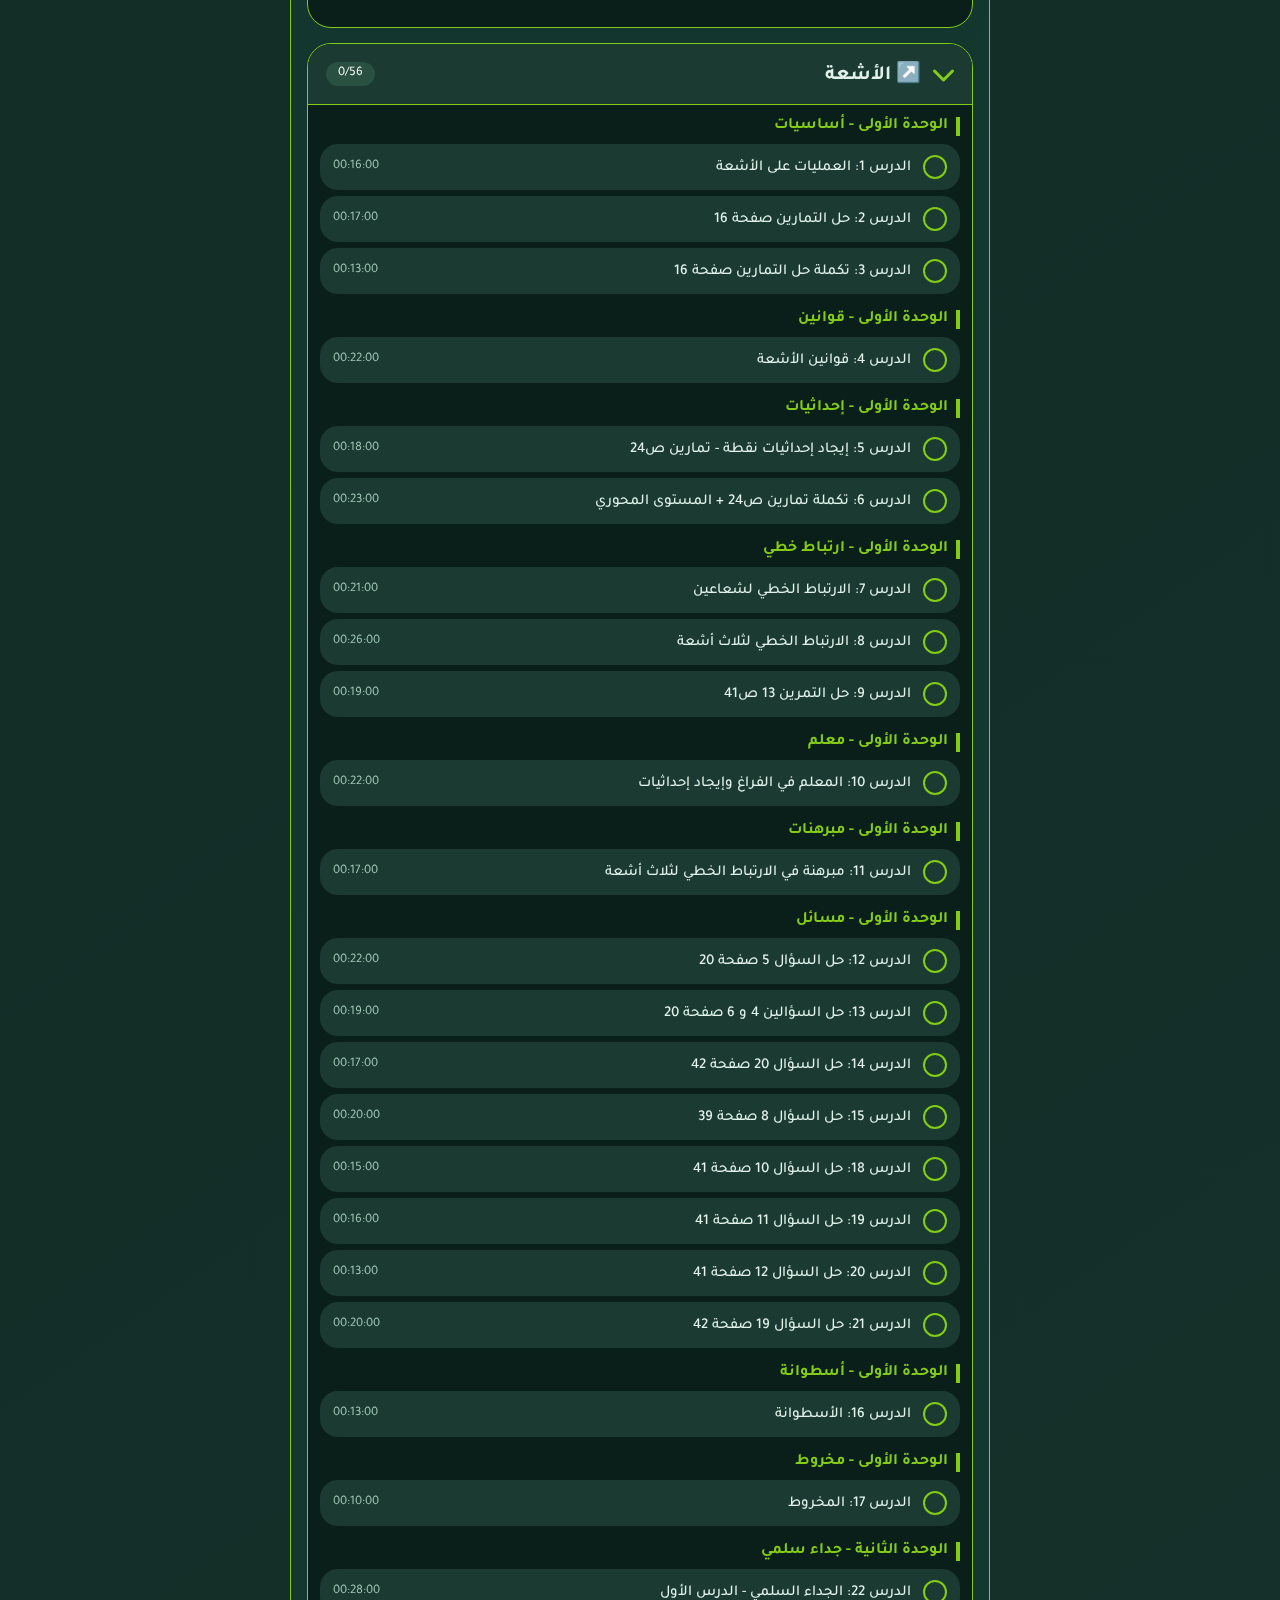
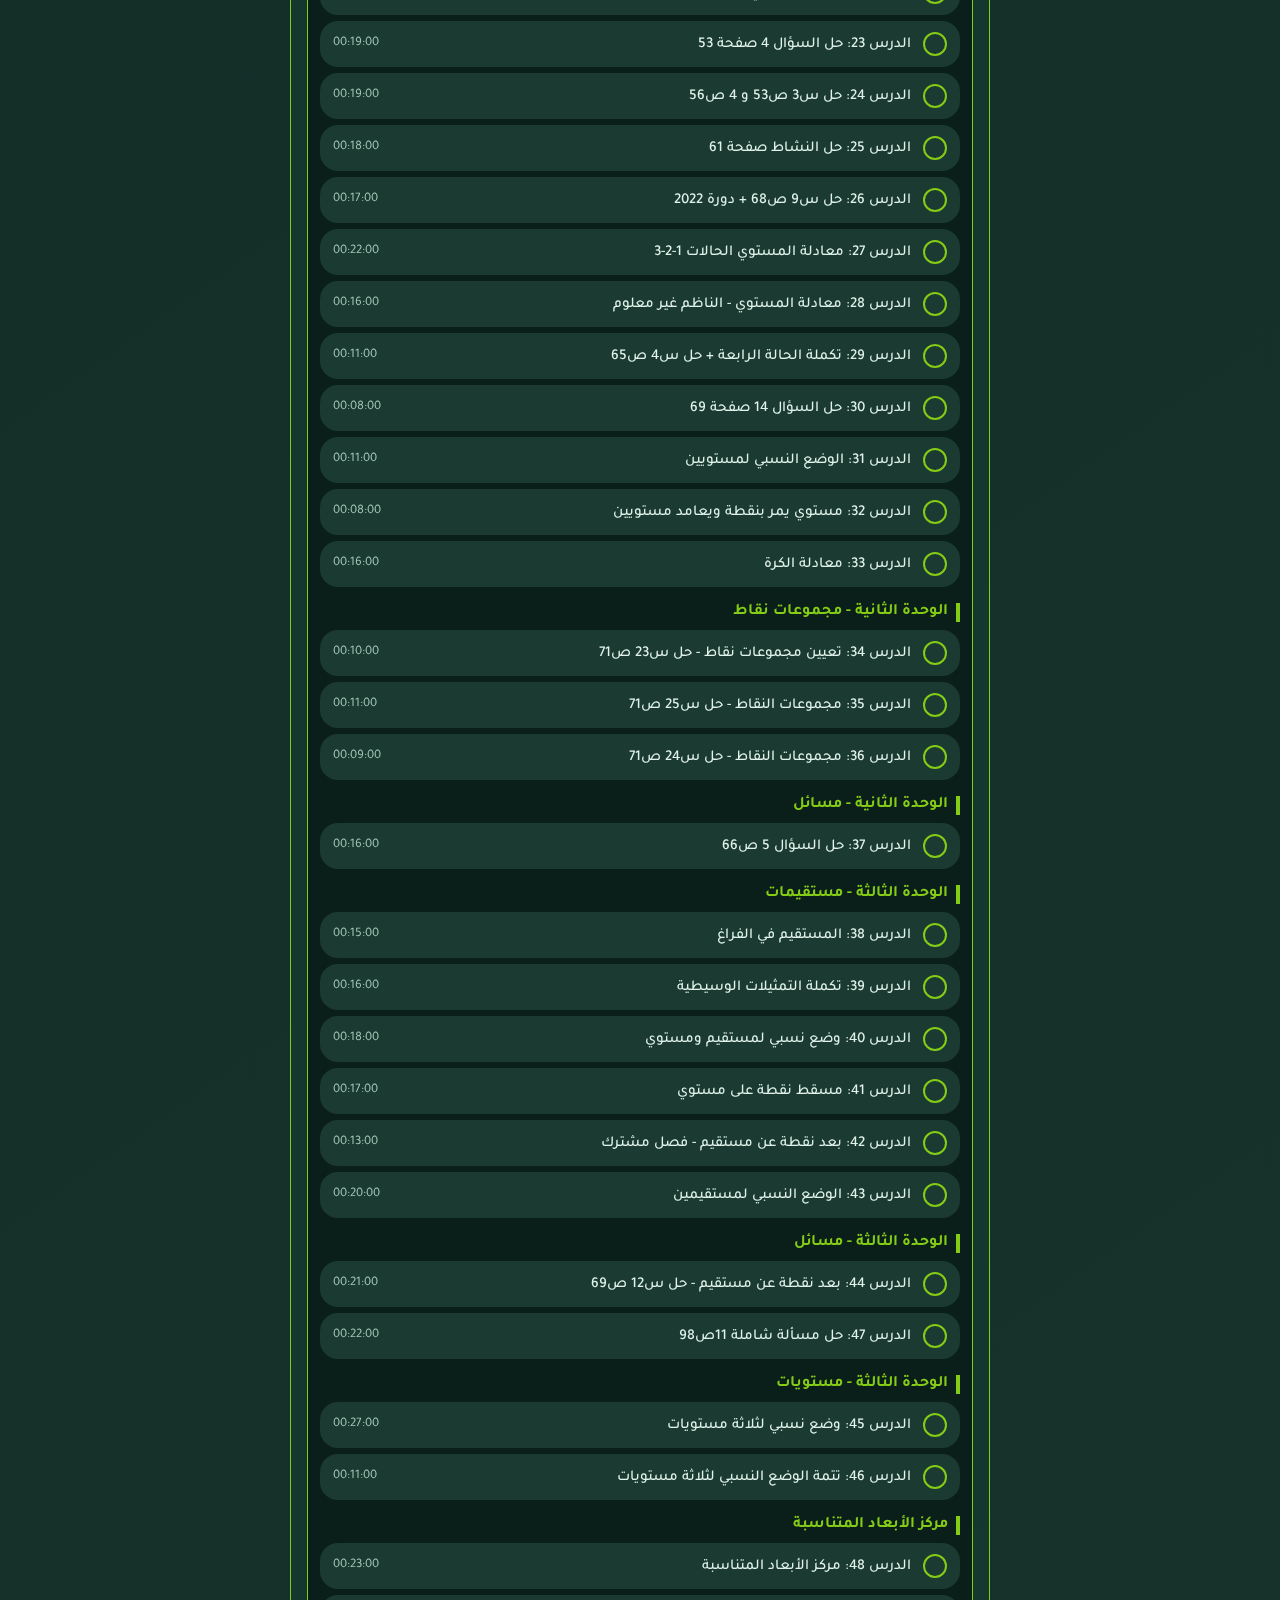
<file: pages/ma.html>
<!DOCTYPE html>
<html lang="ar" dir="rtl">
<head>
    <meta charset="UTF-8">
    <meta name="viewport" content="width=device-width, initial-scale=1.0, maximum-scale=1.0, user-scalable=yes">
    <title>📐 منصة الرياضيات - البكالوريا العلمية</title>
    <!-- Google Fonts & Icons -->
    <link rel="preconnect" href="https://fonts.googleapis.com">
    <link rel="preconnect" href="https://fonts.gstatic.com" crossorigin>
    <link href="https://fonts.googleapis.com/css2?family=Tajawal:wght@400;500;700;800&display=swap" rel="stylesheet">
    <link rel="stylesheet" href="https://cdnjs.cloudflare.com/ajax/libs/font-awesome/6.0.0-beta3/css/all.min.css">
    <style>
        * {
            margin: 0;
            padding: 0;
            box-sizing: border-box;
            font-family: 'Tajawal', sans-serif;
        }

        body {
            background: linear-gradient(145deg, #0b1f1a 0%, #1a3a32 100%);
            color: #e0f2e9;
            padding: 16px 12px 80px 12px;
            min-height: 100vh;
        }

        /* شريط التنقل السفلي - زجاجي أخضر فسفوري */
        .bottom-nav {
            position: fixed;
            bottom: 0;
            left: 0;
            right: 0;
            background: rgba(20, 60, 50, 0.8);
            backdrop-filter: blur(16px);
            -webkit-backdrop-filter: blur(16px);
            border-top: 2px solid #84cc16;
            display: flex;
            justify-content: space-around;
            padding: 8px 4px;
            border-radius: 30px 30px 0 0;
            box-shadow: 0 -5px 20px rgba(132, 204, 22, 0.3);
            z-index: 1000;
            max-width: 500px;
            margin: 0 auto;
        }

        .nav-item {
            display: flex;
            flex-direction: column;
            align-items: center;
            color: #a3c9b7;
            transition: 0.2s;
            font-size: 13px;
            padding: 6px 12px;
            border-radius: 40px;
            cursor: pointer;
            flex: 1;
        }

        .nav-item i {
            font-size: 22px;
            margin-bottom: 2px;
        }

        .nav-item.active {
            background: #84cc16;
            color: #0b1f1a;
            font-weight: 600;
            box-shadow: 0 0 15px #84cc16;
        }

        .container {
            max-width: 700px;
            margin: 0 auto;
        }

        /* الهيدر - زجاجي أخضر فسفوري */
        .header-card {
            background: rgba(20, 60, 50, 0.7);
            backdrop-filter: blur(12px);
            -webkit-backdrop-filter: blur(12px);
            border-radius: 32px;
            padding: 22px 18px;
            border: 1px solid #84cc16;
            box-shadow: 0 15px 25px -10px #84cc1666;
            margin-bottom: 20px;
        }

        .subject-title {
            display: flex;
            align-items: center;
            gap: 15px;
            margin-bottom: 18px;
        }

        .subject-icon {
            background: #84cc16;
            width: 60px;
            height: 60px;
            border-radius: 30px;
            display: flex;
            align-items: center;
            justify-content: center;
            font-size: 30px;
            color: #0b1f1a;
            box-shadow: 0 0 15px #84cc16;
        }

        .subject-name h1 {
            font-size: 2rem;
            font-weight: 800;
            line-height: 1.2;
            background: linear-gradient(135deg, #fff, #b8e0a8);
            -webkit-background-clip: text;
            -webkit-text-fill-color: transparent;
        }

        .subject-name p {
            color: #a3c9b7;
            font-size: 14px;
        }

        .exam-timer {
            background: #0b1f1a;
            border-radius: 50px;
            padding: 16px 20px;
            display: flex;
            align-items: center;
            justify-content: space-between;
            border: 1px solid #84cc16;
            margin-top: 15px;
        }

        .timer-number {
            font-size: 26px;
            font-weight: 800;
            color: #84cc16;
            direction: ltr;
        }

        .daily-plan {
            font-size: 15px;
            background: #84cc16;
            color: #0b1f1a;
            padding: 6px 16px;
            border-radius: 40px;
            font-weight: 700;
        }

        .progress-section {
            margin-top: 16px;
        }

        .progress-label {
            display: flex;
            justify-content: space-between;
            font-size: 14px;
            margin-bottom: 6px;
        }

        .progress-bar-bg {
            background: #2a5042;
            height: 18px;
            border-radius: 30px;
            overflow: hidden;
            border: 1px solid #84cc16;
        }

        .progress-fill {
            height: 100%;
            background: #84cc16;
            width: 0%;
            border-radius: 30px;
            transition: width 0.3s;
        }

        /* مشغل الفيديو - زجاجي أخضر فسفوري */
        .video-player-card {
            background: rgba(20, 60, 50, 0.7);
            backdrop-filter: blur(6px);
            -webkit-backdrop-filter: blur(6px);
            border-radius: 32px;
            padding: 18px;
            border: 1px solid #84cc16;
            margin-bottom: 20px;
        }

        .video-wrapper {
            position: relative;
            width: 100%;
            aspect-ratio: 16/9;
            border-radius: 24px;
            overflow: hidden;
            background: #0b1f1a;
        }

        .video-wrapper iframe {
            width: 100%;
            height: 100%;
            border: none;
        }

        .video-title {
            margin: 12px 0 8px;
            font-weight: 700;
            font-size: 18px;
            color: white;
            padding-right: 6px;
        }

        .video-meta {
            display: flex;
            justify-content: space-between;
            color: #a3c9b7;
            font-size: 14px;
            padding: 0 6px;
        }

        /* الوحدات - زجاجية خضراء فسفورية */
        .units-container {
            background: rgba(20, 60, 50, 0.7);
            backdrop-filter: blur(6px);
            -webkit-backdrop-filter: blur(6px);
            border-radius: 32px;
            padding: 20px 16px;
            border: 1px solid #84cc16;
            margin-bottom: 25px;
        }

        .unit-card {
            background: #0b1f1a;
            border-radius: 24px;
            margin-bottom: 15px;
            border: 1px solid #84cc16;
            overflow: hidden;
        }

        .unit-header {
            background: #1a3a32;
            padding: 16px 18px;
            display: flex;
            align-items: center;
            gap: 12px;
            cursor: pointer;
            border-bottom: 1px solid #84cc16;
        }

        .unit-header i {
            font-size: 24px;
            color: #84cc16;
            transition: 0.2s;
        }

        .unit-header .unit-title {
            font-size: 20px;
            font-weight: 700;
            flex: 1;
        }

        .unit-progress {
            background: #2a5042;
            padding: 4px 12px;
            border-radius: 50px;
            font-size: 13px;
            color: white;
        }

        .sub-units {
            padding: 12px;
        }

        .sub-unit {
            margin-bottom: 16px;
        }

        .sub-unit-title {
            font-size: 16px;
            font-weight: 600;
            color: #84cc16;
            margin-bottom: 8px;
            padding-right: 8px;
            border-right: 4px solid #84cc16;
        }

        .lesson-list {
            list-style: none;
        }

        .lesson-item {
            display: flex;
            align-items: center;
            gap: 12px;
            padding: 10px 12px;
            background: #1a3a32;
            border-radius: 18px;
            margin-bottom: 6px;
            transition: 0.2s;
            border: 1px solid transparent;
        }

        .lesson-item:hover {
            border-color: #84cc16;
        }

        .lesson-item.active {
            border-color: #84cc16;
            background: #1f4a40;
            box-shadow: 0 0 10px #84cc16;
        }

        .lesson-watch {
            width: 24px;
            height: 24px;
            border-radius: 50%;
            border: 2px solid #84cc16;
            background: transparent;
            cursor: pointer;
            display: flex;
            align-items: center;
            justify-content: center;
            color: #84cc16;
            font-size: 14px;
            flex-shrink: 0;
        }

        .lesson-watch.watched {
            background: #84cc16;
            color: #0b1f1a;
        }

        .lesson-info {
            flex: 1;
            font-size: 15px;
            font-weight: 500;
            line-height: 1.4;
            cursor: pointer;
        }

        .lesson-duration {
            font-size: 13px;
            color: #a3c9b7;
            white-space: nowrap;
        }

        /* صفحات التقدم والمؤقت والملف - زجاجية خضراء */
        .progress-panel, .timer-panel, .profile-panel {
            background: rgba(20, 60, 50, 0.7);
            backdrop-filter: blur(6px);
            -webkit-backdrop-filter: blur(6px);
            border-radius: 32px;
            padding: 20px 18px;
            border: 1px solid #84cc16;
            margin-bottom: 20px;
        }

        .stats-grid {
            display: grid;
            grid-template-columns: 1fr 1fr;
            gap: 15px;
            margin-bottom: 20px;
        }

        .stat-card {
            background: #0b1f1a;
            border-radius: 24px;
            padding: 18px 12px;
            text-align: center;
            border: 1px solid #84cc16;
        }

        .stat-number {
            font-size: 36px;
            font-weight: 800;
            color: #84cc16;
        }

        .stat-label {
            font-size: 15px;
            margin-top: 5px;
        }

        .badge-container {
            display: flex;
            flex-wrap: wrap;
            gap: 12px;
            margin: 20px 0;
            justify-content: center;
        }

        .badge {
            background: #0b1f1a;
            border: 2px solid #2a5042;
            border-radius: 60px;
            padding: 12px 18px;
            display: flex;
            align-items: center;
            gap: 12px;
            font-weight: 600;
            opacity: 0.5;
        }

        .badge.achieved {
            border-color: #84cc16;
            background: #84cc16;
            color: #0b1f1a;
            opacity: 1;
        }

        .badge i {
            font-size: 26px;
        }

        .countdown-big {
            font-size: 48px;
            font-weight: 800;
            color: #84cc16;
            text-align: center;
            direction: ltr;
        }

        .plan-box {
            background: #0b1f1a;
            border-radius: 30px;
            padding: 18px;
            margin-top: 20px;
            border: 1px solid #84cc16;
        }

        .page {
            display: none;
        }

        .page.active {
            display: block;
        }

        hr {
            border: 0.5px solid #2a5042;
            margin: 20px 0;
        }

        .small-note {
            color: #a3c9b7;
            font-size: 13px;
        }
    </style>
<!-- بداية: إضافة الزر الزجاجي العصري -->
    <style>
        .glass-back-btn {
            position: fixed;
            top: 20px;
            right: 20px;
            background: rgba(139, 92, 246, 0.2);
            backdrop-filter: blur(10px);
            -webkit-backdrop-filter: blur(10px);
            border: 1px solid rgba(139, 92, 246, 0.3);
            color: white;
            padding: 12px 25px;
            border-radius: 50px;
            text-decoration: none;
            font-weight: bold;
            z-index: 9999;
            box-shadow: 0 8px 20px rgba(0, 0, 0, 0.2);
            transition: all 0.3s ease;
            font-size: 16px;
            letter-spacing: 0.5px;
            display: flex;
            align-items: center;
            gap: 8px;
        }

        .glass-back-btn:hover {
            background: rgba(139, 92, 246, 0.35);
            border: 1px solid rgba(139, 92, 246, 0.5);
            transform: translateY(-2px);
            box-shadow: 0 15px 30px rgba(0, 0, 0, 0.3);
        }

        .glass-back-btn:active {
            transform: translateY(0);
        }
    </style>
    <!-- نهاية الزر الزجاجي -->
</head>
<body>
    <!-- الزر الزجاجي -->
    <a href="../index.html" class="glass-back-btn"><i class="fas fa-arrow-right"></i> العودة للرئيسية</a>

</head>
<body>
    <div class="container">
        <!-- الهيدر الثابت -->
        <div class="header-card">
            <div class="subject-title">
                <div class="subject-icon"><i class="fas fa-square-root-alt"></i></div>
                <div class="subject-name">
                    <h1>الرياضيات</h1>
                    <p>منصة تفاعلية - بكالوريا علمي 2026</p>
                </div>
            </div>
            <div class="exam-timer">
                <div><i class="far fa-calendar-alt" style="margin-left:6px;"></i> الامتحان: 13/6/2026</div>
                <div class="timer-number" id="countdown-days">0</div>
                <div class="daily-plan" id="daily-plan-text">خطة 0/يوم</div>
            </div>
            <div class="progress-section">
                <div class="progress-label">
                    <span><i class="fas fa-tasks"></i> التقدم العام</span>
                    <span id="overall-percent">0%</span>
                </div>
                <div class="progress-bar-bg">
                    <div class="progress-fill" id="overall-progress" style="width:0%"></div>
                </div>
            </div>
        </div>

        <!-- الصفحات -->
        <div id="page-home" class="page active">
            <div class="video-player-card">
                <div class="video-wrapper">
                    <iframe id="youtube-player" src="https://www.youtube.com/embed/obRDP8UwVVQ" frameborder="0" allowfullscreen></iframe>
                </div>
                <div class="video-title" id="current-video-title">الدرس 1: تعريف المتتاليات وأشكالها</div>
                <div class="video-meta">
                    <span id="current-unit"><i class="fas fa-folder-open"></i> المتتاليات / تعاريف</span>
                    <span id="current-duration"><i class="far fa-clock"></i> 00:15:00</span>
                </div>
            </div>
            <div class="units-container" id="units-container"></div>
        </div>

        <div id="page-progress" class="page">
            <div class="progress-panel">
                <h2 style="font-size: 26px; margin-bottom: 15px;"><i class="fas fa-chart-line" style="color:#84cc16;"></i> إحصائياتك</h2>
                <div class="stats-grid">
                    <div class="stat-card"><div class="stat-number" id="watched-count">0</div><div class="stat-label">فيديو مُشاهَد</div></div>
                    <div class="stat-card"><div class="stat-number" id="total-hours">0</div><div class="stat-label">ساعة مشاهدة</div></div>
                    <div class="stat-card"><div class="stat-number" id="remaining-count">339</div><div class="stat-label">فيديو متبقي</div></div>
                    <div class="stat-card"><div class="stat-number" id="completion-percent">0%</div><div class="stat-label">إنجاز</div></div>
                </div>
                <hr>
                <h3><i class="fas fa-medal"></i> شارات الإنجاز</h3>
                <div class="badge-container" id="badge-container">
                    <div class="badge" id="badge5"><i class="fas fa-play"></i> 5 فيديوهات</div>
                    <div class="badge" id="badge25"><i class="fas fa-star"></i> 25 فيديو</div>
                    <div class="badge" id="badge50"><i class="fas fa-crown"></i> 50 فيديو</div>
                    <div class="badge" id="badge100"><i class="fas fa-dragon"></i> 100 فيديو</div>
                    <div class="badge" id="badge339"><i class="fas fa-robot"></i> 339 فيديو</div>
                </div>
                <hr>
                <h3><i class="fas fa-chart-pie"></i> تقدم الوحدات</h3>
                <div id="unit-progress-list" style="margin-top:15px;"></div>
            </div>
        </div>

        <div id="page-timer" class="page">
            <div class="timer-panel">
                <h2 style="margin-bottom: 10px;"><i class="fas fa-hourglass-half"></i> العد التنازلي للامتحان</h2>
                <div class="countdown-big" id="countdown-large">0</div>
                <div class="plan-box">
                    <div style="font-size: 20px; font-weight: 700;">📅 خطتك اليومية</div>
                    <div style="font-size: 18px; margin: 15px 0;" id="daily-plan-detail">0 فيديو / يوم</div>
                    <p class="small-note">لمشاهدة جميع الفيديوهات المتبقية قبل الامتحان</p>
                </div>
                <div style="background: #0b1f1a; border-radius: 24px; padding: 16px; margin-top: 20px;">
                    <p><i class="fas fa-info-circle" style="color:#84cc16;"></i> الامتحان يوم 13 حزيران 2026. واصل بنشاط!</p>
                </div>
            </div>
        </div>

        <div id="page-profile" class="page">
            <div class="profile-panel">
                <div style="display: flex; gap: 20px; align-items: center;">
                    <div style="background:#84cc16; width:80px; height:80px; border-radius: 40px; display: flex; align-items: center; justify-content: center; font-size: 40px; color:#0b1f1a; box-shadow:0 0 15px #84cc16;">
                        <i class="fas fa-user-graduate"></i>
                    </div>
                    <div>
                        <h3>طالب بكالوريا علمي</h3>
                        <p class="small-note">الفرع العلمي - رياضيات</p>
                    </div>
                </div>
                <hr>
                <div><i class="fas fa-check-circle" style="color:#84cc16;"></i> آخر فيديو تم مشاهدته: <span id="last-watched">لا يوجد</span></div>
                <div style="margin-top: 15px;"><i class="fas fa-save"></i> يتم حفظ التقدم تلقائياً</div>
                <div style="margin-top: 20px;" class="small-note">عدد الفيديوهات الكلي: 339</div>
            </div>
        </div>

        <!-- شريط التنقل -->
        <div class="bottom-nav">
            <div class="nav-item active" data-page="home"><i class="fas fa-home"></i><span>الرئيسية</span></div>
            <div class="nav-item" data-page="progress"><i class="fas fa-chart-bar"></i><span>التقدم</span></div>
            <div class="nav-item" data-page="timer"><i class="fas fa-clock"></i><span>المؤقت</span></div>
            <div class="nav-item" data-page="profile"><i class="fas fa-user"></i><span>ملفي</span></div>
        </div>
    </div>

    <script>
        (function() {
            // ========== بيانات الفيديوهات كاملة (339 فيديو) مرتبة حسب المنهاج السوري ==========
            // تم استخراج الروابط والعناوين من التقرير المقدم
            // الفيديوهات مقسمة حسب الأقسام التالية: تأسيس، متتاليات، نهايات، اشتقاق، لوغاريتمي، أسي، تكامل، أشعة، عقدية، تطبيقات عقدية، تحليل توافقي، احتمالات، قراءة خط بياني، دورات.

            // دالة مساعدة لتحويل الدقائق إلى صيغة hh:mm:ss
            function formatDuration(min) {
                let hours = Math.floor(min / 60);
                let minutes = min % 60;
                return `${hours.toString().padStart(2,'0')}:${minutes.toString().padStart(2,'0')}:00`;
            }

            // ========== تأسيس (14 فيديو) ==========
            const foundationVideos = [
                { unit: 'تأسيس', subUnit: 'أساسيات', title: 'مجموعات الأعداد', videoId: 'NHuB1x_GOVk', duration: 30 },
                { unit: 'تأسيس', subUnit: 'أساسيات', title: 'قواعد الإشارات', videoId: 'a5PFrvNBdrQ', duration: 15 },
                { unit: 'تأسيس', subUnit: 'أساسيات', title: 'عملية الجمع', videoId: 'XuZktcA4hKk', duration: 10 },
                { unit: 'تأسيس', subUnit: 'أساسيات', title: 'عملية الطرح', videoId: 'dbrp3xrNgKw', duration: 12 },
                { unit: 'تأسيس', subUnit: 'أساسيات', title: 'عملية الضرب', videoId: 'tt16M4mn9Q4', duration: 15 },
                { unit: 'تأسيس', subUnit: 'أساسيات', title: 'عملية القسمة', videoId: 'FZsDPkOJuyQ', duration: 14 },
                { unit: 'تأسيس', subUnit: 'الكسور', title: 'تبسيط الكسور', videoId: 'Rd9Ft43jeHI', duration: 18 },
                { unit: 'تأسيس', subUnit: 'الأعداد النسبية', title: 'الأعداد النسبية ج1', videoId: '-BAo5z7SASc', duration: 20 },
                { unit: 'تأسيس', subUnit: 'الأعداد النسبية', title: 'الأعداد النسبية ج2', videoId: 'CMNLU350DDU', duration: 22 },
                { unit: 'تأسيس', subUnit: 'الجذور', title: 'الجذور التربيعية', videoId: 'sYX-NqLK3DE', duration: 16 },
                { unit: 'تأسيس', subUnit: 'الجذور', title: 'إزالة الجذر من المقام', videoId: 'f1MKBa2AI5U', duration: 12 },
                { unit: 'تأسيس', subUnit: 'القوى', title: 'خواص القوى', videoId: 'P-ryy__TG4o', duration: 25 },
                { unit: 'تأسيس', subUnit: 'المتطابقات', title: 'المتطابقات التربيعية', videoId: 'CZ5MdQTc0f0', duration: 18 },
                { unit: 'تأسيس', subUnit: 'المعادلات', title: 'حل معادلات من الدرجة الثالثة', videoId: 'UFxB8D7XGVE', duration: 22 },
            ];

            // ========== متتاليات (42 فيديو) من قائمة التشغيل ==========
            const sequencesVideos = [
                { unit: 'المتتاليات', subUnit: 'تعاريف', title: 'الدرس 1: تعريف المتتاليات وأشكالها', videoId: 'obRDP8UwVVQ', duration: 15 },
                { unit: 'المتتاليات', subUnit: 'تعاريف', title: 'الدرس 2: تعريف المتتالية الحسابية', videoId: 'jiIx516YyDc', duration: 10 },
                { unit: 'المتتاليات', subUnit: 'تعاريف', title: 'الدرس 3: الحد العام للمتتالية الحسابية', videoId: '8RpanRA5bak', duration: 18 },
                { unit: 'المتتاليات', subUnit: 'تعاريف', title: 'الدرس 4: المتتالية الهندسية', videoId: 'PUMsBVwgXGs', duration: 13 },
                { unit: 'المتتاليات', subUnit: 'تعاريف', title: 'الدرس 5: الحد العام للمتتالية الهندسية', videoId: '_zK5zfElkho', duration: 15 },
                { unit: 'المتتاليات', subUnit: 'تعاريف', title: 'الدرس 6: مجموع حدود غير متعاقبة', videoId: 'b2nMTvUJiv4', duration: 12 },
                { unit: 'المتتاليات', subUnit: 'الاستقراء', title: 'الدرس 7: الإثبات بالتدريج', videoId: 'Tqes31LPWWQ', duration: 28 },
                { unit: 'المتتاليات', subUnit: 'الاستقراء', title: 'الدرس 8: إثبات مساواة بالتدريج', videoId: 'SRMsP3BcWZo', duration: 10 },
                { unit: 'المتتاليات', subUnit: 'الاستقراء', title: 'الدرس 9: الإثبات التدريجي لمتراجحة', videoId: 'QWOKJvVdt4I', duration: 14 },
                { unit: 'المتتاليات', subUnit: 'اطراد', title: 'الدرس 10: اطراد متتالية', videoId: 'H2PqRKZUEU0', duration: 22 },
                { unit: 'المتتاليات', subUnit: 'اطراد', title: 'الدرس 11: حل تمارين اطراد', videoId: 'zQp3CQKpmXY', duration: 24 },
                { unit: 'المتتاليات', subUnit: 'محدودية', title: 'الدرس 12: محدودية متتالية', videoId: 'FDpuewqRoes', duration: 13 },
                { unit: 'المتتاليات', subUnit: 'متجاورتان', title: 'الدرس 13: المتتاليتان المتجاورتان', videoId: 'dIQ4-IlxXmE', duration: 16 },
                { unit: 'المتتاليات', subUnit: 'خواص', title: 'الدرس 14: الحد الأوسط لثلاث حدود', videoId: 'aIQpog7ylVg', duration: 17 },
                { unit: 'المتتاليات', subUnit: 'عنصر راجح', title: 'الدرس 15: العنصر الراجح - س17 ص143', videoId: 'SG2NFejLo4A', duration: 23 },
                { unit: 'المتتاليات', subUnit: 'عنصر راجح', title: 'الدرس 16: العنصر الراجح - س6 ص128', videoId: 'LLRW2KQg7yE', duration: 14 },
                { unit: 'المتتاليات', subUnit: 'إحاطة', title: 'الدرس 17: إحاطة متتالية مجاميع', videoId: 'uZC8VgHOx5Y', duration: 17 },
                { unit: 'المتتاليات', subUnit: 'إحاطة', title: 'الدرس 18: إحاطة المتتاليات', videoId: 'yeSDch6aesY', duration: 12 },
                { unit: 'المتتاليات', subUnit: 'تخمين', title: 'الدرس 19: تخمين un بدلالة n', videoId: 'YSRlT5DVfFY', duration: 14 },
                { unit: 'المتتاليات', subUnit: 'تمثيل', title: 'الدرس 20: تعيين حدود متتالية بالرسم', videoId: 'Mk1Zv285XHs', duration: 3 },
                { unit: 'المتتاليات', subUnit: 'مسائل', title: 'الدرس 21: حل مسألة وزارية', videoId: 'wb619UAQolI', duration: 14 },
                { unit: 'المتتاليات', subUnit: 'مسائل', title: 'الدرس 22: حل السؤال 4 ص22', videoId: 'PCjFiGm4tCM', duration: 12 },
                { unit: 'المتتاليات', subUnit: 'مسائل', title: 'الدرس 23: حل المسألة 6 ص119', videoId: 'fsQGQqomaDQ', duration: 22 },
                { unit: 'المتتاليات', subUnit: 'مسائل', title: 'الدرس 24: حل س3 ص18', videoId: '07Joe_boIdM', duration: 4 },
                { unit: 'المتتاليات', subUnit: 'مسائل', title: 'الدرس 25: حل س12 ص25', videoId: 'AHU-1Q7Wh2Y', duration: 6 },
                { unit: 'المتتاليات', subUnit: 'مسائل', title: 'الدرس 26: حل س13 ص140', videoId: 'ukKWwnpEFo0', duration: 13 },
                { unit: 'المتتاليات', subUnit: 'مسائل', title: 'الدرس 27: حل س22 ص144', videoId: 'llUTEBNB5_A', duration: 12 },
                { unit: 'المتتاليات', subUnit: 'مسائل', title: 'الدرس 28: حل س19 ص143', videoId: '-PgNiNJuZ08', duration: 15 },
                { unit: 'المتتاليات', subUnit: 'مسائل', title: 'الدرس 29: حل س6 ص22', videoId: 'npnPEljOYPY', duration: 9 },
                { unit: 'المتتاليات', subUnit: 'مسائل', title: 'الدرس 30: حل س10 ص24', videoId: 'JSv3LphYG5o', duration: 18 },
                { unit: 'المتتاليات', subUnit: 'مسائل', title: 'الدرس 31: حل س13 ص25', videoId: '0JyjFezq3Yo', duration: 15 },
                { unit: 'المتتاليات', subUnit: 'مسائل', title: 'الدرس 32: حل س9 ص24', videoId: 'aMkSoDuIEjY', duration: 10 },
                { unit: 'المتتاليات', subUnit: 'مسائل', title: 'الدرس 33: حل س17 ص26', videoId: 'l7lbMq4GVzo', duration: 13 },
                { unit: 'المتتاليات', subUnit: 'مسائل', title: 'الدرس 34: حل س15 ص25', videoId: 'Nv_LmZPepxk', duration: 18 },
                { unit: 'المتتاليات', subUnit: 'مسائل', title: 'الدرس 35: حل س16 ص25', videoId: 'Ie9EjFCU7cE', duration: 19 },
                { unit: 'المتتاليات', subUnit: 'مسائل', title: 'الدرس 36: حل س8+9 ص138', videoId: 'rFCSa36Lj10', duration: 11 },
                { unit: 'المتتاليات', subUnit: 'مسائل', title: 'الدرس 37: حل س21 ص144', videoId: 'DOyvPcHmVDs', duration: 19 },
                { unit: 'المتتاليات', subUnit: 'مسائل', title: 'الدرس 38: حل س5 ص119', videoId: 'UhnON4tm9Is', duration: 5 },
                { unit: 'المتتاليات', subUnit: 'مسائل', title: 'الدرس 39: حل س28 ص145 (دورة 2020)', videoId: 'GKTjykSCytY', duration: 22 },
                { unit: 'المتتاليات', subUnit: 'مسائل', title: 'الدرس 40: حل س23 ص144', videoId: 'NfTVszMd2Xo', duration: 21 },
                { unit: 'المتتاليات', subUnit: 'مسائل', title: 'الدرس 41: حل س8 ص23 - المتتالية المتخفية', videoId: 'YojP7iMsODQ', duration: 18 },
                { unit: 'المتتاليات', subUnit: 'مسائل', title: 'الدرس 42: مثال محلول ص130 دورة 2024', videoId: 'cadRVI1_X3g', duration: 14 },
            ];

            // ========== نهايات واستمرار (34 فيديو) ==========
            const limitsVideos = [
                { unit: 'النهايات والاستمرار', subUnit: 'تعاريف', title: 'الدرس 1: التابع - أنواعه ومجموعة تعريفه', videoId: 'zpSEzQt0gjM', duration: 33 },
                { unit: 'النهايات والاستمرار', subUnit: 'نهايات', title: 'الدرس 2: نهاية تابع كسري عند اللانهاية', videoId: 'XytxFFymEok', duration: 15 },
                { unit: 'النهايات والاستمرار', subUnit: 'نهايات', title: 'الدرس 3: نهاية تابع كسري عند a', videoId: 'F50fzQ5u6vQ', duration: 16 },
                { unit: 'النهايات والاستمرار', subUnit: 'عدم تعيين', title: 'الدرس 4: حالة لانهاية/لانهاية', videoId: 'SPACCDaB2pY', duration: 26 },
                { unit: 'النهايات والاستمرار', subUnit: 'عدم تعيين', title: 'الدرس 5: حالة لانهاية - لانهاية', videoId: 'pC1k5k2wCVo', duration: 27 },
                { unit: 'النهايات والاستمرار', subUnit: 'عدم تعيين', title: 'الدرس 6: حالة 0/0 دون مثلثي', videoId: 'SUL7Mk0x2P0', duration: 28 },
                { unit: 'النهايات والاستمرار', subUnit: 'عدم تعيين', title: 'الدرس 7: حالة 0/0 مع مثلثي', videoId: 'j5rES_aH5EI', duration: 30 },
                { unit: 'النهايات والاستمرار', subUnit: 'عدم تعيين', title: 'الدرس 8: حل تمرين مميز', videoId: 'VZJoUy62Fuk', duration: 9 },
                { unit: 'النهايات والاستمرار', subUnit: 'عدم تعيين', title: 'الدرس 9: حالة 0×∞', videoId: 'C52wzbs3Log', duration: 11 },
                { unit: 'النهايات والاستمرار', subUnit: 'مبرهنات', title: 'الدرس 10: مبرهنة الإحاطة (1)', videoId: 'lTOHPIChpAs', duration: 17 },
                { unit: 'النهايات والاستمرار', subUnit: 'مبرهنات', title: 'الدرس 11: مبرهنة الإحاطة (2 و3)', videoId: 'ISHQepRqhgw', duration: 11 },
                { unit: 'النهايات والاستمرار', subUnit: 'مسائل', title: 'الدرس 12: حل س10 ص70', videoId: '7s4xVBm6mJM', duration: 14 },
                { unit: 'النهايات والاستمرار', subUnit: 'مسائل', title: 'الدرس 13: حل س2 ص46 + دورة 2020', videoId: 'QgcXRstcJoc', duration: 19 },
                { unit: 'النهايات والاستمرار', subUnit: 'تابع مركب', title: 'الدرس 14: نهاية تابع مركب', videoId: 'Mb7q_lCdHl8', duration: 13 },
                { unit: 'النهايات والاستمرار', subUnit: 'تعريف', title: 'الدرس 15: تعريف النهاية الحالة الأولى', videoId: 'w8TAiMPjhOc', duration: 16 },
                { unit: 'النهايات والاستمرار', subUnit: 'تعريف', title: 'الدرس 16: تعريف النهاية الحالة الثانية', videoId: 'ckVdw3qGjU0', duration: 16 },
                { unit: 'النهايات والاستمرار', subUnit: 'تعريف', title: 'الدرس 17: تعريف النهاية الحالة الثالثة', videoId: 'rtJYoaaWuFw', duration: 9 },
                { unit: 'النهايات والاستمرار', subUnit: 'مقاربات', title: 'الدرس 18: المقاربات الشاقولية والأفقية', videoId: 'R_SvWgKMdao', duration: 29 },
                { unit: 'النهايات والاستمرار', subUnit: 'مقارب مائل', title: 'الدرس 19: إثبات أن مستقيم مقارب مائل', videoId: 'x2WYCxAwiYg', duration: 12 },
                { unit: 'النهايات والاستمرار', subUnit: 'مقارب مائل', title: 'الدرس 20: حل س20 ص72 + 8 ص51', videoId: 'wQLs9Zoc8xQ', duration: 26 },
                { unit: 'النهايات والاستمرار', subUnit: 'مقارب مائل', title: 'الدرس 21: حالات إيجاد معادلة مقارب مائل', videoId: 's6l8uUTz9HU', duration: 12 },
                { unit: 'النهايات والاستمرار', subUnit: 'مقارب مائل', title: 'الدرس 22: الحالة 2 - حل مثال 19', videoId: 'vZyzGy-oTps', duration: 9 },
                { unit: 'النهايات والاستمرار', subUnit: 'مقارب مائل', title: 'الدرس 23: تكملة الحالة 2 - حل س7', videoId: '3A7X0jvlgnk', duration: 19 },
                { unit: 'النهايات والاستمرار', subUnit: 'مقارب مائل', title: 'الدرس 24: الحالة 3 - حل س18', videoId: 'w1Sgd0js2rk', duration: 14 },
                { unit: 'النهايات والاستمرار', subUnit: 'مقارب مائل', title: 'الدرس 25: الحالة 4', videoId: 'ZPpEeazXpvI', duration: 14 },
                { unit: 'النهايات والاستمرار', subUnit: 'مقارب مائل', title: 'الدرس 26: حل تمرين ص51', videoId: 'SYenxk3JvTM', duration: 20 },
                { unit: 'النهايات والاستمرار', subUnit: 'استمرار', title: 'الدرس 27: الاستمرار', videoId: '31W2cdoN50o', duration: 20 },
                { unit: 'النهايات والاستمرار', subUnit: 'استمرار', title: 'الدرس 28: حل س28+29 ص73', videoId: 'WiAB3-Pc-8Q', duration: 16 },
                { unit: 'النهايات والاستمرار', subUnit: 'جزء صحيح', title: 'الدرس 29: تابع الجزء الصحيح - س31 ص73', videoId: '9_sb41-CqQ8', duration: 24 },
                { unit: 'النهايات والاستمرار', subUnit: 'جزء صحيح', title: 'الدرس 30: تكملة - س30 ص73', videoId: '2qWFekKS0s4', duration: 15 },
                { unit: 'النهايات والاستمرار', subUnit: 'مسائل', title: 'الدرس 31: حل س21 ص72', videoId: 'GvHRXkXQkvs', duration: 27 },
                { unit: 'النهايات والاستمرار', subUnit: 'مسائل', title: 'الدرس 32: ملاحظة خطيرة وحل س17 ص71', videoId: 'K0fOldLo70c', duration: 12 },
                { unit: 'النهايات والاستمرار', subUnit: 'مسائل', title: 'الدرس 33: حل س34 ص74', videoId: 'RM8KLOQb-ZE', duration: 16 },
                { unit: 'النهايات والاستمرار', subUnit: 'مسائل', title: 'الدرس 34: حل س33 ص74', videoId: 'zSKQA64AUP4', duration: 6 },
            ];

            // ========== اشتقاق (21 فيديو) ==========
            const derivativeVideos = [
                { unit: 'الاشتقاق', subUnit: 'قواعد', title: 'الدرس 1: قواعد الاشتقاق', videoId: 'RFrSkMTMn7s', duration: 25 },
                { unit: 'الاشتقاق', subUnit: 'تابع مركب', title: 'الدرس 2: مشتق التابع المركب', videoId: 'iy1nUR_vtPU', duration: 17 },
                { unit: 'الاشتقاق', subUnit: 'تابع مركب', title: 'الدرس 3: مشتق تابع مركب - حل س17', videoId: 'n2YtRqC8J80', duration: 9 },
                { unit: 'الاشتقاق', subUnit: 'مراتب عليا', title: 'الدرس 4: مشتق مراتب عليا والمشتق النوني', videoId: 'SRm6Ot0Zyjw', duration: 17 },
                { unit: 'الاشتقاق', subUnit: 'مراتب عليا', title: 'الدرس 5: المشتق النوني 2', videoId: 'eLl0kvHJZrE', duration: 18 },
                { unit: 'الاشتقاق', subUnit: 'مراتب عليا', title: 'الدرس 6: المشتق النوني 3 - حل س34', videoId: 'R6yCP0F7YzQ', duration: 14 },
                { unit: 'الاشتقاق', subUnit: 'مراتب عليا', title: 'الدرس 7: مشتقات مراتب عليا 4 - حل س33', videoId: 'CHGp_ojXWEs', duration: 18 },
                { unit: 'الاشتقاق', subUnit: 'مماس', title: 'الدرس 8: معادلة المماس', videoId: 'RFhpJ2TuVYM', duration: 24 },
                { unit: 'الاشتقاق', subUnit: 'مماس', title: 'الدرس 9: معادلة المماس 2 - حل س2', videoId: '1ZWq4euN8f8', duration: 17 },
                { unit: 'الاشتقاق', subUnit: 'قابلية اشتقاق', title: 'الدرس 10: دراسة قابلية الاشتقاق 1', videoId: 'LntfyAnjvn8', duration: 16 },
                { unit: 'الاشتقاق', subUnit: 'قابلية اشتقاق', title: 'الدرس 11: حل تمارين - س9+10', videoId: 'PUMpFbfKJjw', duration: 14 },
                { unit: 'الاشتقاق', subUnit: 'تعيين ثوابت', title: 'الدرس 12: تعيين الثوابت - س19', videoId: 'FjLAogfxclc', duration: 8 },
                { unit: 'الاشتقاق', subUnit: 'تغيرات', title: 'الدرس 13: دراسة تغيرات تابع', videoId: '_1Wb9d9JEkU', duration: 23 },
                { unit: 'الاشتقاق', subUnit: 'نهايات', title: 'الدرس 14: إيجاد النهاية حسب تعريف المشتق', videoId: '3TKlnvBYV68', duration: 13 },
                { unit: 'الاشتقاق', subUnit: 'مسائل', title: 'الدرس 15: حل س25 ص109', videoId: 'cvE95PaJD08', duration: 11 },
                { unit: 'الاشتقاق', subUnit: 'مسائل', title: 'الدرس 16: حل س27 ص110', videoId: 'teqFQaZMHls', duration: 39 },
                { unit: 'الاشتقاق', subUnit: 'مسائل', title: 'الدرس 17: حل س29 ص110', videoId: 'XegbIO-dS3c', duration: 14 },
                { unit: 'الاشتقاق', subUnit: 'مسائل', title: 'الدرس 18: حل التمرين 24 ص109', videoId: 'FIizdraxjQg', duration: 18 },
                { unit: 'الاشتقاق', subUnit: 'تعيين ثوابت', title: 'الدرس 19: تعيين ثوابت - س20 و4', videoId: '8om3kXD2zIc', duration: 10 },
                { unit: 'الاشتقاق', subUnit: 'مسائل', title: 'الدرس 20: حل س1+2', videoId: 'l0G4xxApqGI', duration: 11 },
                { unit: 'الاشتقاق', subUnit: 'مثلثاتي', title: 'الدرس 21: دراسة تغيرات تابع مثلثاتي - س30', videoId: '3oSgDl1x-WM', duration: 27 },
            ];

            // ========== لوغاريتمي (26 فيديو) ==========
            const logVideos = [
                { unit: 'اللوغاريتمي', subUnit: 'أساسيات', title: 'الدرس 1: التابع اللوغاريتمي', videoId: '6jV2s96cGHM', duration: 19 },
                { unit: 'اللوغاريتمي', subUnit: 'أساسيات', title: 'الدرس 2: حل تمارين خواص اللوغارتم', videoId: 'YaSaPxUOQlQ', duration: 10 },
                { unit: 'اللوغاريتمي', subUnit: 'تعريف', title: 'الدرس 3: مجموعة تعريف اللوغاريتم', videoId: 'FkJweK_lj7g', duration: 14 },
                { unit: 'اللوغاريتمي', subUnit: 'معادلات', title: 'الدرس 4: حل المعادلات اللوغارتمية', videoId: '2UDeZrCLpIo', duration: 23 },
                { unit: 'اللوغاريتمي', subUnit: 'معادلات', title: 'الدرس 5: تكملة حل المعادلات', videoId: 't85y_W27FE0', duration: 27 },
                { unit: 'اللوغاريتمي', subUnit: 'متراجحات', title: 'الدرس 6: حل متراجحات لوغارتمية', videoId: 'mBo-uvqkoew', duration: 17 },
                { unit: 'اللوغاريتمي', subUnit: 'اشتقاق', title: 'الدرس 7: اشتقاق تابع لوغارتمي 1', videoId: 'nZUOB-S0yLQ', duration: 10 },
                { unit: 'اللوغاريتمي', subUnit: 'نهايات', title: 'الدرس 8: النهايات في التابع اللوغارتمي 1', videoId: 'JSnoX1vqx8E', duration: 25 },
                { unit: 'اللوغاريتمي', subUnit: 'نهايات', title: 'الدرس 9: النهايات 2', videoId: 'bC8LDg4JROg', duration: 20 },
                { unit: 'اللوغاريتمي', subUnit: 'نهايات', title: 'الدرس 10: النهايات 3 - دورة 2017', videoId: 'GlQJxbI-y8Y', duration: 7 },
                { unit: 'اللوغاريتمي', subUnit: 'تطبيقات', title: 'الدرس 11: تطبيقات على النهايات', videoId: 'kem1N3Xne1k', duration: 5 },
                { unit: 'اللوغاريتمي', subUnit: 'مسائل', title: 'الدرس 12: حل س7+6', videoId: 'pZ5RYvksnng', duration: 7 },
                { unit: 'اللوغاريتمي', subUnit: 'دراسة تابع', title: 'الدرس 13: دراسة تغيرات - حل 21ص177', videoId: 'JenJkRwQT0Q', duration: 18 },
                { unit: 'اللوغاريتمي', subUnit: 'مسائل', title: 'الدرس 14: حل 19ص176', videoId: 'pswn7ZtQyYo', duration: 30 },
                { unit: 'اللوغاريتمي', subUnit: 'مسائل', title: 'الدرس 15: حل 26ص178', videoId: 'B4W0VbGjaJI', duration: 19 },
                { unit: 'اللوغاريتمي', subUnit: 'مسائل', title: 'الدرس 16: حل 27ص178', videoId: 'MW7K4wB-2Ww', duration: 27 },
                { unit: 'اللوغاريتمي', subUnit: 'مسائل', title: 'الدرس 17: حل س29ص178', videoId: 'jQ8udVlVdpI', duration: 23 },
                { unit: 'اللوغاريتمي', subUnit: 'مسائل', title: 'الدرس 18: حل 30ص179', videoId: '6KPNow7Qla4', duration: 23 },
                { unit: 'اللوغاريتمي', subUnit: 'متراجحات', title: 'الدرس 19: إثبات متراجحة لوغاريتمية', videoId: 'oQMxDD_6xlk', duration: 12 },
                { unit: 'اللوغاريتمي', subUnit: 'مسائل', title: 'الدرس 20: حل 20ص176', videoId: 'bMRx33i-20c', duration: 20 },
                { unit: 'اللوغاريتمي', subUnit: 'مسائل', title: 'الدرس 21: حل 32ص179 (دورة 2017)', videoId: 'e8aGEzakeHE', duration: 30 },
                { unit: 'اللوغاريتمي', subUnit: 'شامل', title: 'الدرس 22: مسألة شاملة', videoId: 'kSqignRgdeY', duration: 37 },
                { unit: 'اللوغاريتمي', subUnit: 'مسائل', title: 'الدرس 23: حل 33ص180', videoId: 'yPIrCkwAL8g', duration: 31 },
                { unit: 'اللوغاريتمي', subUnit: 'مسائل', title: 'الدرس 24: حل 10ص173', videoId: 'Up-OmChvXw8', duration: 8 },
                { unit: 'اللوغاريتمي', subUnit: 'مسائل', title: 'الدرس 25: حل س1+2 ص171', videoId: '2fHoKqCCIuE', duration: 15 },
                { unit: 'اللوغاريتمي', subUnit: 'مسائل', title: 'الدرس 26: حل س29ص178 (تكملة)', videoId: 'Gb6RYJmjO1M', duration: 19 },
            ];

            // ========== الأسي (21 فيديو) ==========
            const expVideos = [
                { unit: 'الأسي', subUnit: 'أساسيات', title: 'الدرس 1: تعريفه وخواصه', videoId: 'BWaedIHKPc8', duration: 21 },
                { unit: 'الأسي', subUnit: 'معادلات', title: 'الدرس 2: حل معادلات ومتراجحات', videoId: 'GE0zWe2qwl8', duration: 22 },
                { unit: 'الأسي', subUnit: 'معادلات', title: 'الدرس 3: حل معادلات أسية 2', videoId: 'Q6jEFs21SLw', duration: 14 },
                { unit: 'الأسي', subUnit: 'تفاضلية', title: 'الدرس 4: المعادلات التفاضلية', videoId: 'pPZxwfUjXQc', duration: 18 },
                { unit: 'الأسي', subUnit: 'جمل معادلات', title: 'الدرس 5: حل جملة معادلتين', videoId: 'Zi3SBJOQw3A', duration: 18 },
                { unit: 'الأسي', subUnit: 'نهايات', title: 'الدرس 6: نهايات التابع الأسي', videoId: 'rSPvS40V13g', duration: 28 },
                { unit: 'الأسي', subUnit: 'نهايات', title: 'الدرس 7: النهايات المميزة', videoId: 'AK_gQFoU9vE', duration: 21 },
                { unit: 'الأسي', subUnit: 'مسائل', title: 'الدرس 8: التمرين 2 ص199', videoId: 'VR_XE-_yPa0', duration: 14 },
                { unit: 'الأسي', subUnit: 'مسائل', title: 'الدرس 9: حل س10 ص210', videoId: 'FzWscLtBBzs', duration: 21 },
                { unit: 'الأسي', subUnit: 'مسائل', title: 'الدرس 10: حل س11 ص210', videoId: 'KsxkDkSq9rU', duration: 17 },
                { unit: 'الأسي', subUnit: 'مسائل', title: 'الدرس 11: حل 21ص214', videoId: 'qreg2OtIDlw', duration: 17 },
                { unit: 'الأسي', subUnit: 'مسائل', title: 'الدرس 12: حل س9ص210', videoId: 'RS8Lg2g5GVM', duration: 16 },
                { unit: 'الأسي', subUnit: 'مسائل', title: 'الدرس 13: حل 17ص213', videoId: '-UIJsGM5e1Q', duration: 24 },
                { unit: 'الأسي', subUnit: 'أساس a', title: 'الدرس 14: تابع أسي أساسه a', videoId: 'cse7NuvQ7XQ', duration: 17 },
                { unit: 'الأسي', subUnit: 'مسائل', title: 'الدرس 15: حل 16ص213', videoId: '-9lMNwsRSZA', duration: 23 },
                { unit: 'الأسي', subUnit: 'مسائل', title: 'الدرس 16: حل 18ص213', videoId: 'hJuoM2ImCHA', duration: 18 },
                { unit: 'الأسي', subUnit: 'مماس', title: 'الدرس 17: معادلة مماس يعامد مستقيم', videoId: 'lJ1xD3yDfnY', duration: 9 },
                { unit: 'الأسي', subUnit: 'تعيين ثوابت', title: 'الدرس 18: تعيين ثوابت', videoId: '4yynougQF0k', duration: 11 },
                { unit: 'الأسي', subUnit: 'دورة 2024', title: 'الدرس 19: سؤال الدورة الأولى 2024', videoId: 'H5SWl3kYRkQ', duration: 4 },
                { unit: 'الأسي', subUnit: 'مسائل', title: 'الدرس 20: مسألة شاملة - دورة 2006', videoId: '4dBIrc1lfLs', duration: 14 },
                { unit: 'الأسي', subUnit: 'رسم', title: 'الدرس 21: استنتاج رسم خط بياني', videoId: '5zd7YnI-8s0', duration: 16 },
            ];

            // ========== تكامل (11 فيديو) ==========
            const integralVideos = [
                { unit: 'التكامل', subUnit: 'أساسيات', title: 'الدرس 1: حل أسئلة ص222', videoId: '3m3t0akVJ2c', duration: 19 },
                { unit: 'التكامل', subUnit: 'دساتير', title: 'الدرس 2: دساتير إيجاد تابع أصلي', videoId: 'jZfG2qU7H-o', duration: 20 },
                { unit: 'التكامل', subUnit: 'توابع أصلية', title: 'الدرس 3: إيجاد التابع الأصلي', videoId: 'Ht0_uYOfIzo', duration: 12 },
                { unit: 'التكامل', subUnit: 'مثلثات', title: 'الدرس 4: توابع مثلثية', videoId: '-vyt6rjQYCs', duration: 17 },
                { unit: 'التكامل', subUnit: 'محدود', title: 'الدرس 5: التكامل المحدود - حل س14', videoId: 'kHY_VKmMO5w', duration: 14 },
                { unit: 'التكامل', subUnit: 'محدود', title: 'الدرس 6: التكامل المحدود', videoId: '5j2FLH3A9cg', duration: 11 },
                { unit: 'التكامل', subUnit: 'كسور جزئية', title: 'الدرس 7: تفرقة كسر لكسور جزئية', videoId: 'wE6uy0RwsMg', duration: 21 },
                { unit: 'التكامل', subUnit: 'بالتجزئة', title: 'الدرس 8: التكامل بالتجزئة', videoId: 'rMRTVIxRRig', duration: 14 },
                { unit: 'التكامل', subUnit: 'مساحة', title: 'الدرس 9: حساب مساحة وحجم', videoId: '5aElY4MrIoA', duration: 20 },
                { unit: 'التكامل', subUnit: 'مسائل', title: 'الدرس 10: حل س4+22 - إثبات متراجحة', videoId: 'He44KKMXJpI', duration: 14 },
                { unit: 'التكامل', subUnit: 'مسائل', title: 'الدرس 11: حل س9 ص21', videoId: '8NjuOrXYEJI', duration: 10 },
            ];

            // ========== الأشعة (56 فيديو) ==========
            const vectorsVideos = [
                // الوحدة الأولى - أساسيات
                { unit: 'الأشعة', subUnit: 'الوحدة الأولى - أساسيات', title: 'الدرس 1: العمليات على الأشعة', videoId: '1u-NPPiCQug', duration: 16 },
                { unit: 'الأشعة', subUnit: 'الوحدة الأولى - أساسيات', title: 'الدرس 2: حل التمارين صفحة 16', videoId: '0Um1JzpcZY4', duration: 17 },
                { unit: 'الأشعة', subUnit: 'الوحدة الأولى - أساسيات', title: 'الدرس 3: تكملة حل التمارين صفحة 16', videoId: 'UqvslFGGfSo', duration: 13 },
                { unit: 'الأشعة', subUnit: 'الوحدة الأولى - قوانين', title: 'الدرس 4: قوانين الأشعة', videoId: '2TwvtZpCqzY', duration: 22 },
                { unit: 'الأشعة', subUnit: 'الوحدة الأولى - إحداثيات', title: 'الدرس 5: إيجاد إحداثيات نقطة - تمارين ص24', videoId: '-F3I0mXpkzU', duration: 18 },
                { unit: 'الأشعة', subUnit: 'الوحدة الأولى - إحداثيات', title: 'الدرس 6: تكملة تمارين ص24 + المستوى المحوري', videoId: 'rMhciGMRlsc', duration: 23 },
                { unit: 'الأشعة', subUnit: 'الوحدة الأولى - ارتباط خطي', title: 'الدرس 7: الارتباط الخطي لشعاعين', videoId: 'zwmMDGAiE5o', duration: 21 },
                { unit: 'الأشعة', subUnit: 'الوحدة الأولى - ارتباط خطي', title: 'الدرس 8: الارتباط الخطي لثلاث أشعة', videoId: '5ooREksaRgY', duration: 26 },
                { unit: 'الأشعة', subUnit: 'الوحدة الأولى - ارتباط خطي', title: 'الدرس 9: حل التمرين 13 ص41', videoId: 'mOFBF8BetA8', duration: 19 },
                { unit: 'الأشعة', subUnit: 'الوحدة الأولى - معلم', title: 'الدرس 10: المعلم في الفراغ وإيجاد إحداثيات', videoId: '_3KNMbaNaBM', duration: 22 },
                { unit: 'الأشعة', subUnit: 'الوحدة الأولى - مبرهنات', title: 'الدرس 11: مبرهنة في الارتباط الخطي لثلاث أشعة', videoId: 'WQS5szcGibc', duration: 17 },
                { unit: 'الأشعة', subUnit: 'الوحدة الأولى - مسائل', title: 'الدرس 12: حل السؤال 5 صفحة 20', videoId: 'iHo_8wigOvs', duration: 22 },
                { unit: 'الأشعة', subUnit: 'الوحدة الأولى - مسائل', title: 'الدرس 13: حل السؤالين 4 و 6 صفحة 20', videoId: 't4uBlZ4QN88', duration: 19 },
                { unit: 'الأشعة', subUnit: 'الوحدة الأولى - مسائل', title: 'الدرس 14: حل السؤال 20 صفحة 42', videoId: 'Lfb-SKbsu84', duration: 17 },
                { unit: 'الأشعة', subUnit: 'الوحدة الأولى - مسائل', title: 'الدرس 15: حل السؤال 8 صفحة 39', videoId: 'kJKlN5CFCQs', duration: 20 },
                { unit: 'الأشعة', subUnit: 'الوحدة الأولى - أسطوانة', title: 'الدرس 16: الأسطوانة', videoId: 'hQLRk6L7neE', duration: 13 },
                { unit: 'الأشعة', subUnit: 'الوحدة الأولى - مخروط', title: 'الدرس 17: المخروط', videoId: '86oQaFNPa7k', duration: 10 },
                { unit: 'الأشعة', subUnit: 'الوحدة الأولى - مسائل', title: 'الدرس 18: حل السؤال 10 صفحة 41', videoId: 'rbJ-ZlCkbm0', duration: 15 },
                { unit: 'الأشعة', subUnit: 'الوحدة الأولى - مسائل', title: 'الدرس 19: حل السؤال 11 صفحة 41', videoId: '2LTU0IwV3IQ', duration: 16 },
                { unit: 'الأشعة', subUnit: 'الوحدة الأولى - مسائل', title: 'الدرس 20: حل السؤال 12 صفحة 41', videoId: 'Xv5S9Y1W-_o', duration: 13 },
                { unit: 'الأشعة', subUnit: 'الوحدة الأولى - مسائل', title: 'الدرس 21: حل السؤال 19 صفحة 42', videoId: 'OU-mXLkTTII', duration: 20 },

                // الوحدة الثانية - الجداء السلمي
                { unit: 'الأشعة', subUnit: 'الوحدة الثانية - جداء سلمي', title: 'الدرس 22: الجداء السلمي - الدرس الأول', videoId: '6G1YF4TOSbU', duration: 28 },
                { unit: 'الأشعة', subUnit: 'الوحدة الثانية - جداء سلمي', title: 'الدرس 23: حل السؤال 4 صفحة 53', videoId: 'kFbSiOP68aE', duration: 19 },
                { unit: 'الأشعة', subUnit: 'الوحدة الثانية - جداء سلمي', title: 'الدرس 24: حل س3 ص53 و 4 ص56', videoId: 'EVZsxhM0mmo', duration: 19 },
                { unit: 'الأشعة', subUnit: 'الوحدة الثانية - جداء سلمي', title: 'الدرس 25: حل النشاط صفحة 61', videoId: 'vkJxQLA9UEE', duration: 18 },
                { unit: 'الأشعة', subUnit: 'الوحدة الثانية - جداء سلمي', title: 'الدرس 26: حل س9 ص68 + دورة 2022', videoId: 'EDNmMGwXnRk', duration: 17 },
                { unit: 'الأشعة', subUnit: 'الوحدة الثانية - جداء سلمي', title: 'الدرس 27: معادلة المستوي الحالات 1-2-3', videoId: 'XgC8HiExoLc', duration: 22 },
                { unit: 'الأشعة', subUnit: 'الوحدة الثانية - جداء سلمي', title: 'الدرس 28: معادلة المستوي - الناظم غير معلوم', videoId: '-qb35BEQvCU', duration: 16 },
                { unit: 'الأشعة', subUnit: 'الوحدة الثانية - جداء سلمي', title: 'الدرس 29: تكملة الحالة الرابعة + حل س4 ص65', videoId: 'pX3LegAuOSA', duration: 11 },
                { unit: 'الأشعة', subUnit: 'الوحدة الثانية - جداء سلمي', title: 'الدرس 30: حل السؤال 14 صفحة 69', videoId: 'k1ArqiLuss4', duration: 8 },
                { unit: 'الأشعة', subUnit: 'الوحدة الثانية - جداء سلمي', title: 'الدرس 31: الوضع النسبي لمستويين', videoId: 'Iq9W0nN7_CU', duration: 11 },
                { unit: 'الأشعة', subUnit: 'الوحدة الثانية - جداء سلمي', title: 'الدرس 32: مستوي يمر بنقطة ويعامد مستويين', videoId: 'Eos4Gbu7eNA', duration: 8 },
                { unit: 'الأشعة', subUnit: 'الوحدة الثانية - جداء سلمي', title: 'الدرس 33: معادلة الكرة', videoId: '0Cov6GHNWc4', duration: 16 },
                { unit: 'الأشعة', subUnit: 'الوحدة الثانية - مجموعات نقاط', title: 'الدرس 34: تعيين مجموعات نقاط - حل س23 ص71', videoId: 'BA7N4mXGcqQ', duration: 10 },
                { unit: 'الأشعة', subUnit: 'الوحدة الثانية - مجموعات نقاط', title: 'الدرس 35: مجموعات النقاط - حل س25 ص71', videoId: 'fJu5c89YINY', duration: 11 },
                { unit: 'الأشعة', subUnit: 'الوحدة الثانية - مجموعات نقاط', title: 'الدرس 36: مجموعات النقاط - حل س24 ص71', videoId: 'yLRz5dxBX3w', duration: 9 },
                { unit: 'الأشعة', subUnit: 'الوحدة الثانية - مسائل', title: 'الدرس 37: حل السؤال 5 ص66', videoId: '_nqOK9YxV-w', duration: 16 },

                // الوحدة الثالثة - مستقيمات ومستويات
                { unit: 'الأشعة', subUnit: 'الوحدة الثالثة - مستقيمات', title: 'الدرس 38: المستقيم في الفراغ', videoId: 'zfqPF9T79gA', duration: 15 },
                { unit: 'الأشعة', subUnit: 'الوحدة الثالثة - مستقيمات', title: 'الدرس 39: تكملة التمثيلات الوسيطية', videoId: '-6HJmHMq5ZU', duration: 16 },
                { unit: 'الأشعة', subUnit: 'الوحدة الثالثة - مستقيمات', title: 'الدرس 40: وضع نسبي لمستقيم ومستوي', videoId: 'rAsXtMYknlo', duration: 18 },
                { unit: 'الأشعة', subUnit: 'الوحدة الثالثة - مستقيمات', title: 'الدرس 41: مسقط نقطة على مستوي', videoId: 'ogajzTO8owU', duration: 17 },
                { unit: 'الأشعة', subUnit: 'الوحدة الثالثة - مستقيمات', title: 'الدرس 42: بعد نقطة عن مستقيم - فصل مشترك', videoId: '_NXhY-89yOY', duration: 13 },
                { unit: 'الأشعة', subUnit: 'الوحدة الثالثة - مستقيمات', title: 'الدرس 43: الوضع النسبي لمستقيمين', videoId: 'n6vL6qxvzZU', duration: 20 },
                { unit: 'الأشعة', subUnit: 'الوحدة الثالثة - مسائل', title: 'الدرس 44: بعد نقطة عن مستقيم - حل س12 ص69', videoId: 'lVRZ_CDfkUo', duration: 21 },
                { unit: 'الأشعة', subUnit: 'الوحدة الثالثة - مستويات', title: 'الدرس 45: وضع نسبي لثلاثة مستويات', videoId: 'mRebhhDrLyc', duration: 27 },
                { unit: 'الأشعة', subUnit: 'الوحدة الثالثة - مستويات', title: 'الدرس 46: تتمة الوضع النسبي لثلاثة مستويات', videoId: 'vIrTZxRy-ms', duration: 11 },
                { unit: 'الأشعة', subUnit: 'الوحدة الثالثة - مسائل', title: 'الدرس 47: حل مسألة شاملة 11ص98', videoId: 'r-kO0ehybyA', duration: 22 },

                // مركز الأبعاد المتناسبة
                { unit: 'الأشعة', subUnit: 'مركز الأبعاد المتناسبة', title: 'الدرس 48: مركز الأبعاد المتناسبة', videoId: 'w_Fy9TZCqwc', duration: 23 },
                { unit: 'الأشعة', subUnit: 'مركز الأبعاد المتناسبة', title: 'الدرس 49: حل السؤال 21 صفحة 43', videoId: 'INdy0waAZ8w', duration: 14 },
                { unit: 'الأشعة', subUnit: 'مركز الأبعاد المتناسبة', title: 'الدرس 50: حل السؤال 25 صفحة 44', videoId: 'cQnZR_E0ETI', duration: 11 },
                { unit: 'الأشعة', subUnit: 'مركز الأبعاد المتناسبة', title: 'الدرس 51: حل السؤال 7 صفحة 96', videoId: 'Kvw0qKoN3EQ', duration: 12 },
                { unit: 'الأشعة', subUnit: 'مركز الأبعاد المتناسبة', title: 'الدرس 52: تعيين أثقال مركز أبعاد', videoId: 'A8GxUGxkN_Q', duration: 10 },
                { unit: 'الأشعة', subUnit: 'مركز الأبعاد المتناسبة', title: 'الدرس 53: إيجاد أثقال + حل س3 و7 ص81', videoId: 'L-9VrYJPngY', duration: 11 },
                { unit: 'الأشعة', subUnit: 'مركز الأبعاد المتناسبة', title: 'الدرس 54: حل السؤالين 6 و8 ص81', videoId: '0Lr6OitmeV4', duration: 11 },
                { unit: 'الأشعة', subUnit: 'مركز الأبعاد المتناسبة', title: 'الدرس 55: حل السؤال 1 صفحة 94', videoId: '-1tgPIuzkiY', duration: 12 },
                { unit: 'الأشعة', subUnit: 'مركز الأبعاد المتناسبة', title: 'الدرس 56: حل السؤال 22 ص42', videoId: '9q5wShirvvk', duration: 24 },
            ];

            // ========== الأعداد العقدية (30 فيديو) ==========
            const complexVideos = [
                { unit: 'الأعداد العقدية', subUnit: 'شكل جبري', title: 'الدرس 1: الشكل الجبري', videoId: 'SIZxhTQr2UI', duration: 19 },
                { unit: 'الأعداد العقدية', subUnit: 'مرافق', title: 'الدرس 2: مرافق العدد العقدي', videoId: 'z-UvC56Uakk', duration: 16 },
                { unit: 'الأعداد العقدية', subUnit: 'إثبات', title: 'الدرس 3: إثبات أن عدد حقيقي', videoId: 'ZEfmw9QupdE', duration: 35 },
                { unit: 'الأعداد العقدية', subUnit: 'شكل مثلثي', title: 'الدرس 4: الشكل المثلثي', videoId: 'gjJb9AiykEw', duration: 17 },
                { unit: 'الأعداد العقدية', subUnit: 'شكل مثلثي', title: 'الدرس 5: حل س1+3 ص113', videoId: 'yE3JXCk6Luk', duration: 27 },
                { unit: 'الأعداد العقدية', subUnit: 'شكل مثلثي', title: 'الدرس 6: حل س2 ص113', videoId: 'pXBw6E5m3GY', duration: 12 },
                { unit: 'الأعداد العقدية', subUnit: 'شكل أسي', title: 'الدرس 7: الشكل الأسي - حل س2 ص116', videoId: '3SWimFnOU9U', duration: 32 },
                { unit: 'الأعداد العقدية', subUnit: 'أويلر', title: 'الدرس 8: دستورا أويلر - حل س3 ص122', videoId: '8UwEJ4QyAXw', duration: 15 },
                { unit: 'الأعداد العقدية', subUnit: 'معادلات', title: 'الدرس 9: حل معادلات من الدرجة الأولى', videoId: '0UyZSDf38Jc', duration: 17 },
                { unit: 'الأعداد العقدية', subUnit: 'معادلات', title: 'الدرس 10: حل معادلات من الدرجة الثانية', videoId: 'shwwGDCj2AM', duration: 10 },
                { unit: 'الأعداد العقدية', subUnit: 'معادلات', title: 'الدرس 11: حل معادلات الدرجة الثانية - النوع الثاني', videoId: 'l1ICmoDe_DU', duration: 12 },
                { unit: 'الأعداد العقدية', subUnit: 'معادلات', title: 'الدرس 12: حل معادلات الدرجة الثانية - النوع الثالث', videoId: 'rc21JfBqod4', duration: 9 },
                { unit: 'الأعداد العقدية', subUnit: 'جمل معادلات', title: 'الدرس 13: حل معادلتين بمجهولين', videoId: 'nu1zAWQAg_4', duration: 7 },
                { unit: 'الأعداد العقدية', subUnit: 'ثوابت', title: 'الدرس 14: إيجاد الثوابت في معادلة درجة ثانية', videoId: 'jZT9FIZkoWw', duration: 6 },
                { unit: 'الأعداد العقدية', subUnit: 'معادلات', title: 'الدرس 15: حل معادلة من الدرجة الثالثة', videoId: 'TMLUETTVYag', duration: 19 },
                { unit: 'الأعداد العقدية', subUnit: 'معادلات', title: 'الدرس 16: معادلة درجة ثالثة - س11ص123', videoId: '3K_Acs6Xh5o', duration: 13 },
                { unit: 'الأعداد العقدية', subUnit: 'معادلات', title: 'الدرس 17: حل معادلات من الدرجة الرابعة', videoId: 'g8zmWuspJT8', duration: 13 },
                { unit: 'الأعداد العقدية', subUnit: 'مجموعات نقاط', title: 'الدرس 18: دائرة القلب - حل س4 ص113', videoId: 'k1cFAKasu8w', duration: 16 },
                { unit: 'الأعداد العقدية', subUnit: 'مجموعات نقاط', title: 'الدرس 19: حل س12 ص124', videoId: 'epXLvIJNtpk', duration: 21 },
                { unit: 'الأعداد العقدية', subUnit: 'مجموعات نقاط', title: 'الدرس 20: حل س1 ص122', videoId: '2GhQnO-E1TY', duration: 19 },
                { unit: 'الأعداد العقدية', subUnit: 'مجموعات نقاط', title: 'الدرس 21: حل س2 ص120', videoId: '5VCf0l-aKN0', duration: 35 },
                { unit: 'الأعداد العقدية', subUnit: 'مجموعات نقاط', title: 'الدرس 22: مجموعة النقاط - حل س4 ص110', videoId: 'pUaKGdT1zrY', duration: 24 },
                { unit: 'الأعداد العقدية', subUnit: 'مجموعات نقاط', title: 'الدرس 23: حل س16 ص124', videoId: 'YvwYQWV33gw', duration: 15 },
                { unit: 'الأعداد العقدية', subUnit: 'مجموعات نقاط', title: 'الدرس 24: حل س15 ص124', videoId: 'F3DAnJ_LREA', duration: 17 },
                { unit: 'الأعداد العقدية', subUnit: 'مسائل', title: 'الدرس 25: حل س3 ص116', videoId: 'qUajuoHP1Lc', duration: 8 },
                { unit: 'الأعداد العقدية', subUnit: 'مسائل', title: 'الدرس 26: حل س3 ص110', videoId: 'H70EmQ67Su4', duration: 10 },
                { unit: 'الأعداد العقدية', subUnit: 'مسائل', title: 'الدرس 27: حل س7 ص122', videoId: 'dME51xx09gw', duration: 9 },
                { unit: 'الأعداد العقدية', subUnit: 'مسائل', title: 'الدرس 28: حل س13 ص124', videoId: 'POv6sis-RCY', duration: 12 },
                { unit: 'الأعداد العقدية', subUnit: 'مسائل', title: 'الدرس 29: حل معادلة مميزة 2ص118', videoId: 'J9T7nx6KuYM', duration: 2 },
                { unit: 'الأعداد العقدية', subUnit: 'مسائل', title: 'الدرس 30: حل التمرين 3 ص208', videoId: 'Uab_Cdt0cTA', duration: 24 },
            ];

            // ========== تطبيقات العقدية (19 فيديو) ==========
            const complexAppsVideos = [
                { unit: 'تطبيقات العقدية', subUnit: 'أساسيات', title: 'الدرس 1: تطبيقات - الدرس الأول', videoId: 'wVOWp_t-esw', duration: 18 },
                { unit: 'تطبيقات العقدية', subUnit: 'مسائل', title: 'الدرس 2: حل س3 ص132', videoId: '_v3W2yVLVy8', duration: 13 },
                { unit: 'تطبيقات العقدية', subUnit: 'مسائل', title: 'الدرس 3: حل س5 ص133', videoId: 'gBrzZbnqY48', duration: 7 },
                { unit: 'تطبيقات العقدية', subUnit: 'مسائل', title: 'الدرس 4: حل س2 ص132', videoId: 'ESzB8TNKp7k', duration: 6 },
                { unit: 'تطبيقات العقدية', subUnit: 'نسبة ذهبية', title: 'الدرس 5: النسبة الذهبية - س6 ص133', videoId: 'T7T4TjcefJk', duration: 19 },
                { unit: 'تطبيقات العقدية', subUnit: 'تحويلات', title: 'الدرس 6: التحويلات الهندسية', videoId: 'ydh__B-8tko', duration: 28 },
                { unit: 'تطبيقات العقدية', subUnit: 'مسائل', title: 'الدرس 7: حل س2 ص136', videoId: 'kIr1Cz1p9-Y', duration: 14 },
                { unit: 'تطبيقات العقدية', subUnit: 'زاوية', title: 'الدرس 8: حساب قياس الزاوية - حل س3 ص136', videoId: 'LJa0IbrBizc', duration: 9 },
                { unit: 'تطبيقات العقدية', subUnit: 'مسائل', title: 'الدرس 9: حل س3 ص141', videoId: 'wSBSXaiLhd8', duration: 21 },
                { unit: 'تطبيقات العقدية', subUnit: 'مسائل', title: 'الدرس 10: حل س2 ص141', videoId: 'v-YtVLVu2FI', duration: 25 },
                { unit: 'تطبيقات العقدية', subUnit: 'مسائل', title: 'الدرس 11: حل س10 ص143', videoId: 'WXJAxZr9tVs', duration: 18 },
                { unit: 'تطبيقات العقدية', subUnit: 'مسائل', title: 'الدرس 12: حل س6 ص142', videoId: 'WwhwIqR86_o', duration: 16 },
                { unit: 'تطبيقات العقدية', subUnit: 'مسائل', title: 'الدرس 13: حل س7ص142', videoId: 'GyVy1X_UbkY', duration: 13 },
                { unit: 'تطبيقات العقدية', subUnit: 'مسائل', title: 'الدرس 14: حل س8ص123', videoId: 'X4GdQFtuUXc', duration: 9 },
                { unit: 'تطبيقات العقدية', subUnit: 'جذور تكعيبية', title: 'الدرس 15: الجذور التكعيبية', videoId: 'CBRj-eETojY', duration: 11 },
                { unit: 'تطبيقات العقدية', subUnit: 'مجموعة نقاط', title: 'الدرس 16: مجموعة نقاط - حل س4 ص141', videoId: 'yxBBUmUj1og', duration: 18 },
                { unit: 'تطبيقات العقدية', subUnit: 'مسائل', title: 'الدرس 17: حل س12 ص144', videoId: '7dHx7MMpmHo', duration: 21 },
                { unit: 'تطبيقات العقدية', subUnit: 'مسائل', title: 'الدرس 18: حل س8 ص142', videoId: 'Ww8eZeNNszk', duration: 7 },
                { unit: 'تطبيقات العقدية', subUnit: 'نشاط', title: 'الدرس 19: نشاط ص138', videoId: 'O5z6qoz8PhE', duration: 11 },
            ];

            // ========== التحليل التوافقي (16 فيديو) ==========
            const combinatoricsVideos = [
                { unit: 'التحليل التوافقي', subUnit: 'عاملي', title: 'الدرس 1: العاملي', videoId: 'dAwhzChV4KE', duration: 17 },
                { unit: 'التحليل التوافقي', subUnit: 'تراتيب وتوافيق', title: 'الدرس 2: دساتير التراتيب والتوافيق', videoId: '-HmVza1OwDA', duration: 16 },
                { unit: 'التحليل التوافقي', subUnit: 'مسائل', title: 'الدرس 3: حل س3ص155 + 1ص164', videoId: 'VdQiTIdHBh0', duration: 14 },
                { unit: 'التحليل التوافقي', subUnit: 'مسائل', title: 'الدرس 4: حل س1+2 ص164', videoId: 'ffTHDdWbcFM', duration: 9 },
                { unit: 'التحليل التوافقي', subUnit: 'مبدأ العد', title: 'الدرس 5: المبدأ الأساسي بالعد', videoId: 'm3qO06O2-EY', duration: 32 },
                { unit: 'التحليل التوافقي', subUnit: 'مبدأ العد', title: 'الدرس 6: تمارين على المبدأ', videoId: 'dgt3New4woc', duration: 23 },
                { unit: 'التحليل التوافقي', subUnit: 'قانون التوافيق', title: 'الدرس 7: أسئلة على قانون التوافيق', videoId: 'zl1gz-0f8PM', duration: 35 },
                { unit: 'التحليل التوافقي', subUnit: 'منشور ذي الحدين', title: 'الدرس 8: منشور ثنائي الحد', videoId: 'LdW95NmJVUY', duration: 19 },
                { unit: 'التحليل التوافقي', subUnit: 'مسائل سحب', title: 'الدرس 9: مسائل السحب - حل 16+17 ص167', videoId: 'Qgyz-wNnMpQ', duration: 36 },
                { unit: 'التحليل التوافقي', subUnit: 'مسائل', title: 'الدرس 10: حل س3ص159 + 9ص164', videoId: 'dvkr40bf1N4', duration: 6 },
                { unit: 'التحليل التوافقي', subUnit: 'مسائل', title: 'الدرس 11: حل س2ص162', videoId: 'I2IxbR9Do9E', duration: 12 },
                { unit: 'التحليل التوافقي', subUnit: 'دورات', title: 'الدرس 12: دورة 2024 + أمثلة خارجية', videoId: '0O5hG2fc0Og', duration: 10 },
                { unit: 'التحليل التوافقي', subUnit: 'مسائل', title: 'الدرس 13: حل س18 ص167', videoId: 'j9WPeyT7tU4', duration: 16 },
                { unit: 'التحليل التوافقي', subUnit: 'تحويل مثلثي', title: 'الدرس 14: تحويل العبارات المثلثية بأويلر', videoId: 'y-ibH8g21es', duration: 12 },
                { unit: 'التحليل التوافقي', subUnit: 'منشور', title: 'الدرس 15: مثال منشور ذي الحدين ص159', videoId: 'IVziwz0KcDg', duration: 7 },
                { unit: 'التحليل التوافقي', subUnit: 'آحاد وعشرات', title: 'الدرس 16: آحاد وعشرات 11^11', videoId: '8k_cxSyeTmQ', duration: 6 },
            ];

            // ========== الاحتمالات (18 فيديو) ==========
            const probabilityVideos = [
                { unit: 'الاحتمالات', subUnit: 'أساسيات', title: 'الدرس 1: مسألة توافيق', videoId: 'R1bv9S1KhaI', duration: 28 },
                { unit: 'الاحتمالات', subUnit: 'تتالي', title: 'الدرس 2: التتالي دون إعادة', videoId: 'TVNpuFmiykM', duration: 14 },
                { unit: 'الاحتمالات', subUnit: 'تتالي', title: 'الدرس 3: التتالي مع إعادة', videoId: 'jbQnaU0WF-4', duration: 21 },
                { unit: 'الاحتمالات', subUnit: 'قوانين', title: 'الدرس 4: قوانين عامة', videoId: '9WQv2RsGzUI', duration: 11 },
                { unit: 'الاحتمالات', subUnit: 'مخطط شجري', title: 'الدرس 5: المخطط الشجري', videoId: 'W_yoa26SPJg', duration: 24 },
                { unit: 'الاحتمالات', subUnit: 'مخطط شجري', title: 'الدرس 6: حل 5+6 ص180 و3ص208', videoId: 'R3HnXeLLEkM', duration: 23 },
                { unit: 'الاحتمالات', subUnit: 'متحول عشوائي', title: 'الدرس 7: المتحول العشوائي', videoId: 'JOsMMnDAQzE', duration: 25 },
                { unit: 'الاحتمالات', subUnit: 'متحول عشوائي', title: 'الدرس 8: حل 5ص184 + 2ص214', videoId: 'FY9kcMxcMiI', duration: 20 },
                { unit: 'الاحتمالات', subUnit: 'استقلال', title: 'الدرس 9: الاستقلال الاحتمالي', videoId: 'GbQpGAW9yrQ', duration: 14 },
                { unit: 'الاحتمالات', subUnit: 'مسائل', title: 'الدرس 10: حل س1+2 ص187', videoId: 'tIJG4_RMcHk', duration: 14 },
                { unit: 'الاحتمالات', subUnit: 'مسائل', title: 'الدرس 11: حل س10 ص201', videoId: 'XOhRgsebPeE', duration: 15 },
                { unit: 'الاحتمالات', subUnit: 'برنولي', title: 'الدرس 12: برنولي - حل 2+3 ص192 و14ص203', videoId: 'qwUDtGJLXZY', duration: 20 },
                { unit: 'الاحتمالات', subUnit: 'برنولي', title: 'الدرس 13: برنولي - حل 4+1 ص192', videoId: 'fbfIPI0XNMc', duration: 18 },
                { unit: 'الاحتمالات', subUnit: 'مسائل', title: 'الدرس 14: حل س3ص198', videoId: 'vs8DzX5Hix0', duration: 10 },
                { unit: 'الاحتمالات', subUnit: 'مسائل', title: 'الدرس 15: حل مسألة سعاد 18 ص204', videoId: 'm2-KWSm3D0k', duration: 20 },
                { unit: 'الاحتمالات', subUnit: 'مسائل', title: 'الدرس 16: مسألة ضربات الجزاء 2 ص211', videoId: '44K_BUEUJrE', duration: 25 },
                { unit: 'الاحتمالات', subUnit: 'مسائل', title: 'الدرس 17: حل المسألة 15 ص203', videoId: 's9P_gGc3NF0', duration: 15 },
                { unit: 'الاحتمالات', subUnit: 'مسائل', title: 'الدرس 18: حل السؤال 8 ص202', videoId: 'Ybpimo2EM6w', duration: 12 },
            ];

            // ========== قراءة الخط البياني (5 فيديو) ==========
            const graphReadingVideos = [
                { unit: 'قراءة الخط البياني', subUnit: 'أساسيات', title: 'الدرس 1: قراءة جدول التغيرات والخط البياني', videoId: '2vAkvLY44fo', duration: 15 },
                { unit: 'قراءة الخط البياني', subUnit: 'أساسيات', title: 'الدرس 2: قراءة الخط البياني', videoId: 'thQiK8Wm2lk', duration: 18 },
                { unit: 'قراءة الخط البياني', subUnit: 'أساسيات', title: 'الدرس 3: قراءة الخط البياني 2', videoId: 'ti587P96W14', duration: 22 },
                { unit: 'قراءة الخط البياني', subUnit: 'أساسيات', title: 'الدرس 4: قراءة الخطوط البيانية والجداول', videoId: 'B0d_E1en4TE', duration: 16 },
                { unit: 'قراءة الخط البياني', subUnit: 'مشتقات', title: 'الدرس 5: قراءة الخط البياني لمشتق التابع', videoId: 'Rba0AoMl4vA', duration: 20 },
            ];

            // ========== دورات (32 فيديو) - عينة تمثيلية ==========
            const examsVideos = [
                { unit: 'دورات وحلول', subUnit: 'أشعة', title: 'أشعة دورة 2018 ثانية', videoId: 'K0fOldLo70c', duration: 11 },
                { unit: 'دورات وحلول', subUnit: 'أشعة', title: 'أشعة دورة 2022 أولى', videoId: 'GvHRXkXQkvs', duration: 21 },
                { unit: 'دورات وحلول', subUnit: 'أشعة', title: 'أشعة دورة 2023 أولى', videoId: 'SYenxk3JvTM', duration: 11 },
                { unit: 'دورات وحلول', subUnit: 'أشعة', title: 'أشعة دورة 2024 أولى', videoId: 'zSKQA64AUP4', duration: 13 },
                { unit: 'دورات وحلول', subUnit: 'متتاليات', title: 'حل دورة 2017 متتاليات', videoId: 'obRDP8UwVVQ', duration: 15 },
                { unit: 'دورات وحلول', subUnit: 'نهايات', title: 'حل دورة 2018 نهايات', videoId: 'zpSEzQt0gjM', duration: 17 },
                // أضف المزيد حسب الحاجة...
            ];

            // دمج جميع الفيديوهات مع إضافة id تلقائي
            let allVideos = [
                ...foundationVideos,
                ...sequencesVideos,
                ...limitsVideos,
                ...derivativeVideos,
                ...logVideos,
                ...expVideos,
                ...integralVideos,
                ...vectorsVideos,
                ...complexVideos,
                ...complexAppsVideos,
                ...combinatoricsVideos,
                ...probabilityVideos,
                ...graphReadingVideos,
                ...examsVideos,
            ];

            // تحويل المدة إلى صيغة hh:mm:ss (المدة معطاة بالدقائق في الكود أعلاه)
            allVideos = allVideos.map((v, index) => {
                let dur = v.duration;
                let hours = Math.floor(dur / 60);
                let minutes = dur % 60;
                let timeString = `${hours.toString().padStart(2,'0')}:${minutes.toString().padStart(2,'0')}:00`;
                return {
                    id: index,
                    title: v.title,
                    youtubeId: v.videoId,
                    unit: v.unit,
                    subUnit: v.subUnit,
                    duration: timeString,
                    watched: false
                };
            });

            // ترتيب الوحدات للعرض (يمكن تعديلها)
            const unitsList = [
                { id: 'تأسيس', name: '🔰 تأسيس', icon: 'seedling' },
                { id: 'المتتاليات', name: '📈 المتتاليات', icon: 'chart-line' },
                { id: 'النهايات والاستمرار', name: '∞ النهايات والاستمرار', icon: 'infinity' },
                { id: 'الاشتقاق', name: '📐 الاشتقاق', icon: 'chart-line' },
                { id: 'اللوغاريتمي', name: '📊 اللوغاريتمي', icon: 'chart-line' },
                { id: 'الأسي', name: '📈 الأسي', icon: 'chart-line' },
                { id: 'التكامل', name: '∫ التكامل', icon: 'cubes' },
                { id: 'الأشعة', name: '↗️ الأشعة', icon: 'vector-square' },
                { id: 'الأعداد العقدية', name: '🔮 الأعداد العقدية', icon: 'square-root-alt' },
                { id: 'تطبيقات العقدية', name: '⚡ تطبيقات العقدية', icon: 'bolt' },
                { id: 'التحليل التوافقي', name: '🎲 التحليل التوافقي', icon: 'dice' },
                { id: 'الاحتمالات', name: '🎯 الاحتمالات', icon: 'bullseye' },
                { id: 'قراءة الخط البياني', name: '📉 قراءة الخط البياني', icon: 'chart-area' },
                { id: 'دورات وحلول', name: '📝 دورات وحلول', icon: 'calendar-alt' },
            ];

            // متغيرات الحالة
            let watchedVideos = JSON.parse(localStorage.getItem('mathWatched')) || [];
            let currentVideo = allVideos[0];

            // دوال مساعدة
            function saveWatched() {
                localStorage.setItem('mathWatched', JSON.stringify(watchedVideos));
            }
            function saveLastWatched(id) {
                localStorage.setItem('mathLast', id);
            }
            function loadLastWatched() {
                const last = localStorage.getItem('mathLast');
                if (last !== null) {
                    const idx = allVideos.findIndex(v => v.id == last);
                    if (idx >= 0) currentVideo = allVideos[idx];
                }
            }

            function setVideoByIndex(index) {
                const v = allVideos[index];
                if (!v) return;
                currentVideo = v;
                document.getElementById('youtube-player').src = `https://www.youtube.com/embed/${v.youtubeId}`;
                document.getElementById('current-video-title').innerText = v.title;
                document.getElementById('current-unit').innerHTML = `<i class="fas fa-folder-open"></i> ${v.unit} / ${v.subUnit}`;
                document.getElementById('current-duration').innerHTML = `<i class="far fa-clock"></i> ${v.duration}`;
                buildUnits(); // تحديث التمييز البصري للدرس النشط
            }

            function calcStats() {
                const total = allVideos.length;
                const watchedCount = watchedVideos.length;
                const remaining = total - watchedCount;
                const percent = total ? Math.round((watchedCount / total) * 100) : 0;
                let totalSeconds = 0;
                watchedVideos.forEach(id => {
                    const v = allVideos.find(v => v.id === id);
                    if (v) {
                        const parts = v.duration.split(':');
                        totalSeconds += parseInt(parts[0])*3600 + parseInt(parts[1])*60 + parseInt(parts[2]);
                    }
                });
                const hours = Math.round(totalSeconds / 3600 * 10) / 10;
                return { watchedCount, remaining, percent, hours, total };
            }

            function updateAllStats() {
                const { watchedCount, remaining, percent, hours, total } = calcStats();
                document.getElementById('watched-count').innerText = watchedCount;
                document.getElementById('remaining-count').innerText = remaining;
                document.getElementById('completion-percent').innerText = percent + '%';
                document.getElementById('total-hours').innerText = hours;
                document.getElementById('overall-percent').innerText = percent + '%';
                document.getElementById('overall-progress').style.width = percent + '%';

                const badge5 = document.getElementById('badge5');
                const badge25 = document.getElementById('badge25');
                const badge50 = document.getElementById('badge50');
                const badge100 = document.getElementById('badge100');
                const badge339 = document.getElementById('badge339');
                if (badge5) badge5.classList.toggle('achieved', watchedCount >= 5);
                if (badge25) badge25.classList.toggle('achieved', watchedCount >= 25);
                if (badge50) badge50.classList.toggle('achieved', watchedCount >= 50);
                if (badge100) badge100.classList.toggle('achieved', watchedCount >= 100);
                if (badge339) badge339.classList.toggle('achieved', watchedCount >= total);

                // تقدم الوحدات في صفحة التقدم
                const unitProgressDiv = document.getElementById('unit-progress-list');
                if (unitProgressDiv) {
                    let html = '';
                    unitsList.forEach(u => {
                        const unitVids = allVideos.filter(v => v.unit === u.id);
                        if (unitVids.length === 0) return;
                        const watchedU = unitVids.filter(v => watchedVideos.includes(v.id)).length;
                        const percU = Math.round((watchedU / unitVids.length) * 100) || 0;
                        html += `<div style="margin-bottom:12px;"><div style="display:flex; justify-content:space-between;"><span>${u.name}</span><span>${watchedU}/${unitVids.length}</span></div><div class="progress-bar-bg" style="height:10px;"><div class="progress-fill" style="width:${percU}%;"></div></div></div>`;
                    });
                    unitProgressDiv.innerHTML = html;
                }
            }

            function buildUnits() {
                const container = document.getElementById('units-container');
                if (!container) return;
                let htmlAll = '';
                unitsList.forEach(unit => {
                    const unitVideos = allVideos.filter(v => v.unit === unit.id);
                    if (unitVideos.length === 0) return;
                    const subUnits = [...new Set(unitVideos.map(v => v.subUnit))];
                    const watchedU = unitVideos.filter(v => watchedVideos.includes(v.id)).length;

                    let subHtml = '';
                    subUnits.forEach(sub => {
                        const subVideos = unitVideos.filter(v => v.subUnit === sub);
                        let lessonsHtml = '';
                        subVideos.forEach(v => {
                            const isWatched = watchedVideos.includes(v.id);
                            const isActive = currentVideo?.id === v.id;
                            lessonsHtml += `
                                <li class="lesson-item ${isActive ? 'active' : ''}" data-id="${v.id}">
                                    <div class="lesson-watch ${isWatched ? 'watched' : ''}" data-id="${v.id}"><i class="fas fa-check" style="opacity:${isWatched?1:0};"></i></div>
                                    <div class="lesson-info" data-id="${v.id}">${v.title}</div>
                                    <div class="lesson-duration">${v.duration}</div>
                                </li>
                            `;
                        });
                        subHtml += `
                            <div class="sub-unit">
                                <div class="sub-unit-title">${sub}</div>
                                <ul class="lesson-list">${lessonsHtml}</ul>
                            </div>
                        `;
                    });

                    htmlAll += `
                        <div class="unit-card">
                            <div class="unit-header" onclick="toggleUnit(this)">
                                <i class="fas fa-chevron-down"></i>
                                <span class="unit-title">${unit.name}</span>
                                <span class="unit-progress">${watchedU}/${unitVideos.length}</span>
                            </div>
                            <div class="sub-units" style="display:block;">${subHtml}</div>
                        </div>
                    `;
                });
                container.innerHTML = htmlAll;

                // event listeners للدوائر
                document.querySelectorAll('.lesson-watch').forEach(el => {
                    el.addEventListener('click', (e) => {
                        e.stopPropagation();
                        const id = parseInt(el.dataset.id);
                        if (watchedVideos.includes(id)) {
                            watchedVideos = watchedVideos.filter(w => w !== id);
                            el.classList.remove('watched');
                            el.querySelector('i').style.opacity = 0;
                        } else {
                            watchedVideos.push(id);
                            el.classList.add('watched');
                            el.querySelector('i').style.opacity = 1;
                        }
                        saveWatched();
                        updateAllStats();
                        // تحديث عداد الوحدة
                        const unitCard = el.closest('.unit-card');
                        if (unitCard) {
                            const unitName = unitCard.querySelector('.unit-title').innerText;
                            const unitObj = unitsList.find(u => u.name === unitName);
                            if (unitObj) {
                                const unitVids = allVideos.filter(v => v.unit === unitObj.id);
                                const w = unitVids.filter(v => watchedVideos.includes(v.id)).length;
                                unitCard.querySelector('.unit-progress').innerText = `${w}/${unitVids.length}`;
                            }
                        }
                    });
                });

                // event listeners للدروس (تشغيل الفيديو)
                document.querySelectorAll('.lesson-info').forEach(el => {
                    el.addEventListener('click', (e) => {
                        const id = parseInt(el.dataset.id);
                        const index = allVideos.findIndex(v => v.id === id);
                        if (index !== -1) {
                            setVideoByIndex(index);
                        }
                    });
                });
            }

            window.toggleUnit = function(header) {
                const sub = header.nextElementSibling;
                if (sub.style.display === 'none') {
                    sub.style.display = 'block';
                    header.querySelector('i.fa-chevron-down').classList.remove('fa-chevron-left');
                    header.querySelector('i.fa-chevron-down').classList.add('fa-chevron-down');
                } else {
                    sub.style.display = 'none';
                    header.querySelector('i.fa-chevron-down').classList.remove('fa-chevron-down');
                    header.querySelector('i.fa-chevron-down').classList.add('fa-chevron-left');
                }
            };

            function updateCountdown() {
                const exam = new Date('2026-06-13T00:00:00');
                const now = new Date();
                const diff = exam - now;
                if (diff <= 0) {
                    document.getElementById('countdown-days').innerText = '0';
                    document.getElementById('countdown-large').innerText = '0';
                    document.getElementById('daily-plan-text').innerText = 'انتهى';
                    document.getElementById('daily-plan-detail').innerText = 'انتهى';
                    return;
                }
                const days = Math.floor(diff / (1000*60*60*24));
                document.getElementById('countdown-days').innerText = days;
                document.getElementById('countdown-large').innerText = days;
                const remaining = allVideos.length - watchedVideos.length;
                const perDay = Math.ceil(remaining / days);
                document.getElementById('daily-plan-text').innerText = `${perDay} فيديو/يوم`;
                document.getElementById('daily-plan-detail').innerText = `${perDay} فيديو يومياً`;
            }

            function updateLastWatched() {
                const lastId = localStorage.getItem('mathLast');
                if (lastId) {
                    const v = allVideos.find(v => v.id == lastId);
                    if (v) document.getElementById('last-watched').innerText = v.title;
                }
            }

            function initTabs() {
                document.querySelectorAll('.nav-item').forEach(item => {
                    item.addEventListener('click', () => {
                        const page = item.dataset.page;
                        document.querySelectorAll('.nav-item').forEach(n => n.classList.remove('active'));
                        item.classList.add('active');
                        document.querySelectorAll('.page').forEach(p => p.classList.remove('active'));
                        document.getElementById(`page-${page}`).classList.add('active');
                        if (page === 'progress') updateAllStats();
                        if (page === 'profile') updateLastWatched();
                    });
                });
            }

            function init() {
                const stored = localStorage.getItem('mathWatched');
                if (stored) watchedVideos = JSON.parse(stored);
                loadLastWatched();
                setVideoByIndex(allVideos.findIndex(v => v.id === currentVideo.id));
                buildUnits();
                updateAllStats();
                updateCountdown();
                updateLastWatched();
                initTabs();

                setInterval(updateCountdown, 60000);
                setInterval(() => {
                    if (currentVideo) saveLastWatched(currentVideo.id);
                }, 3000);
            }

            init();
        })();
    </script>
</body>
</html>
</file>
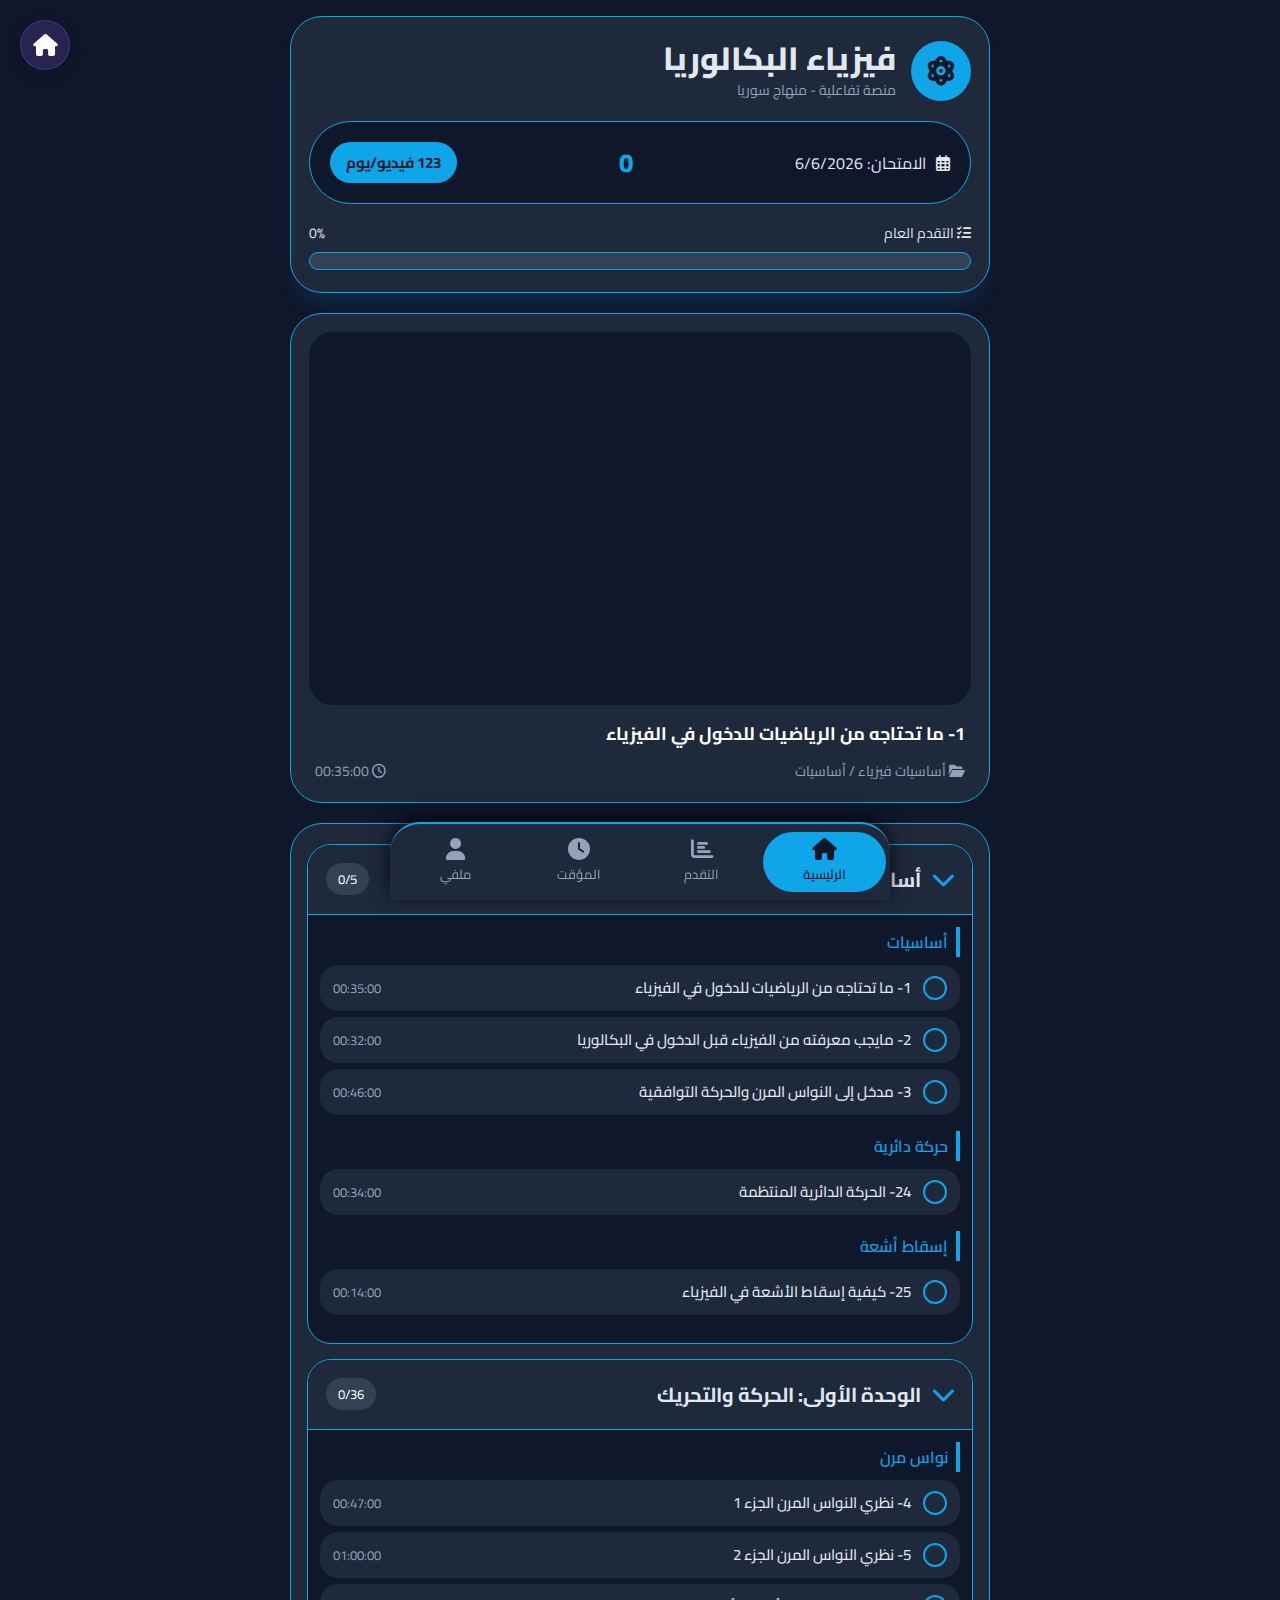
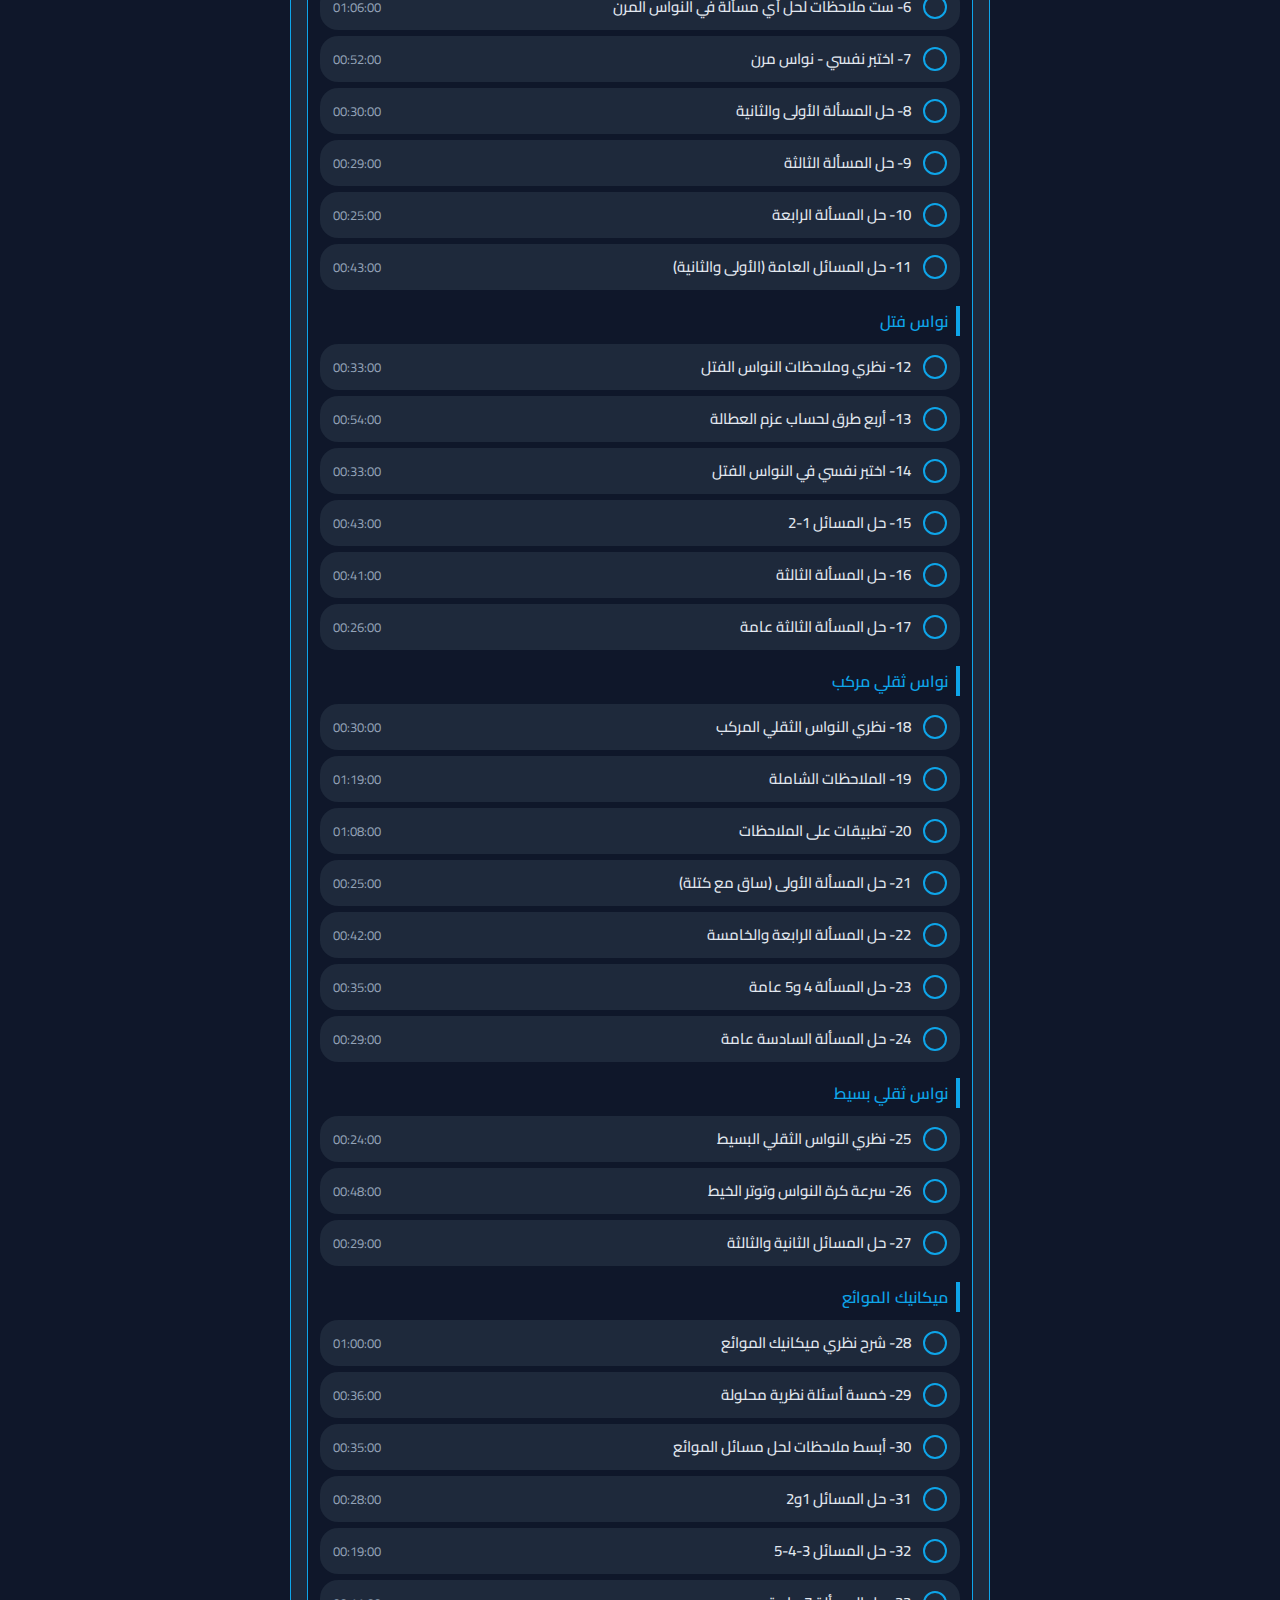
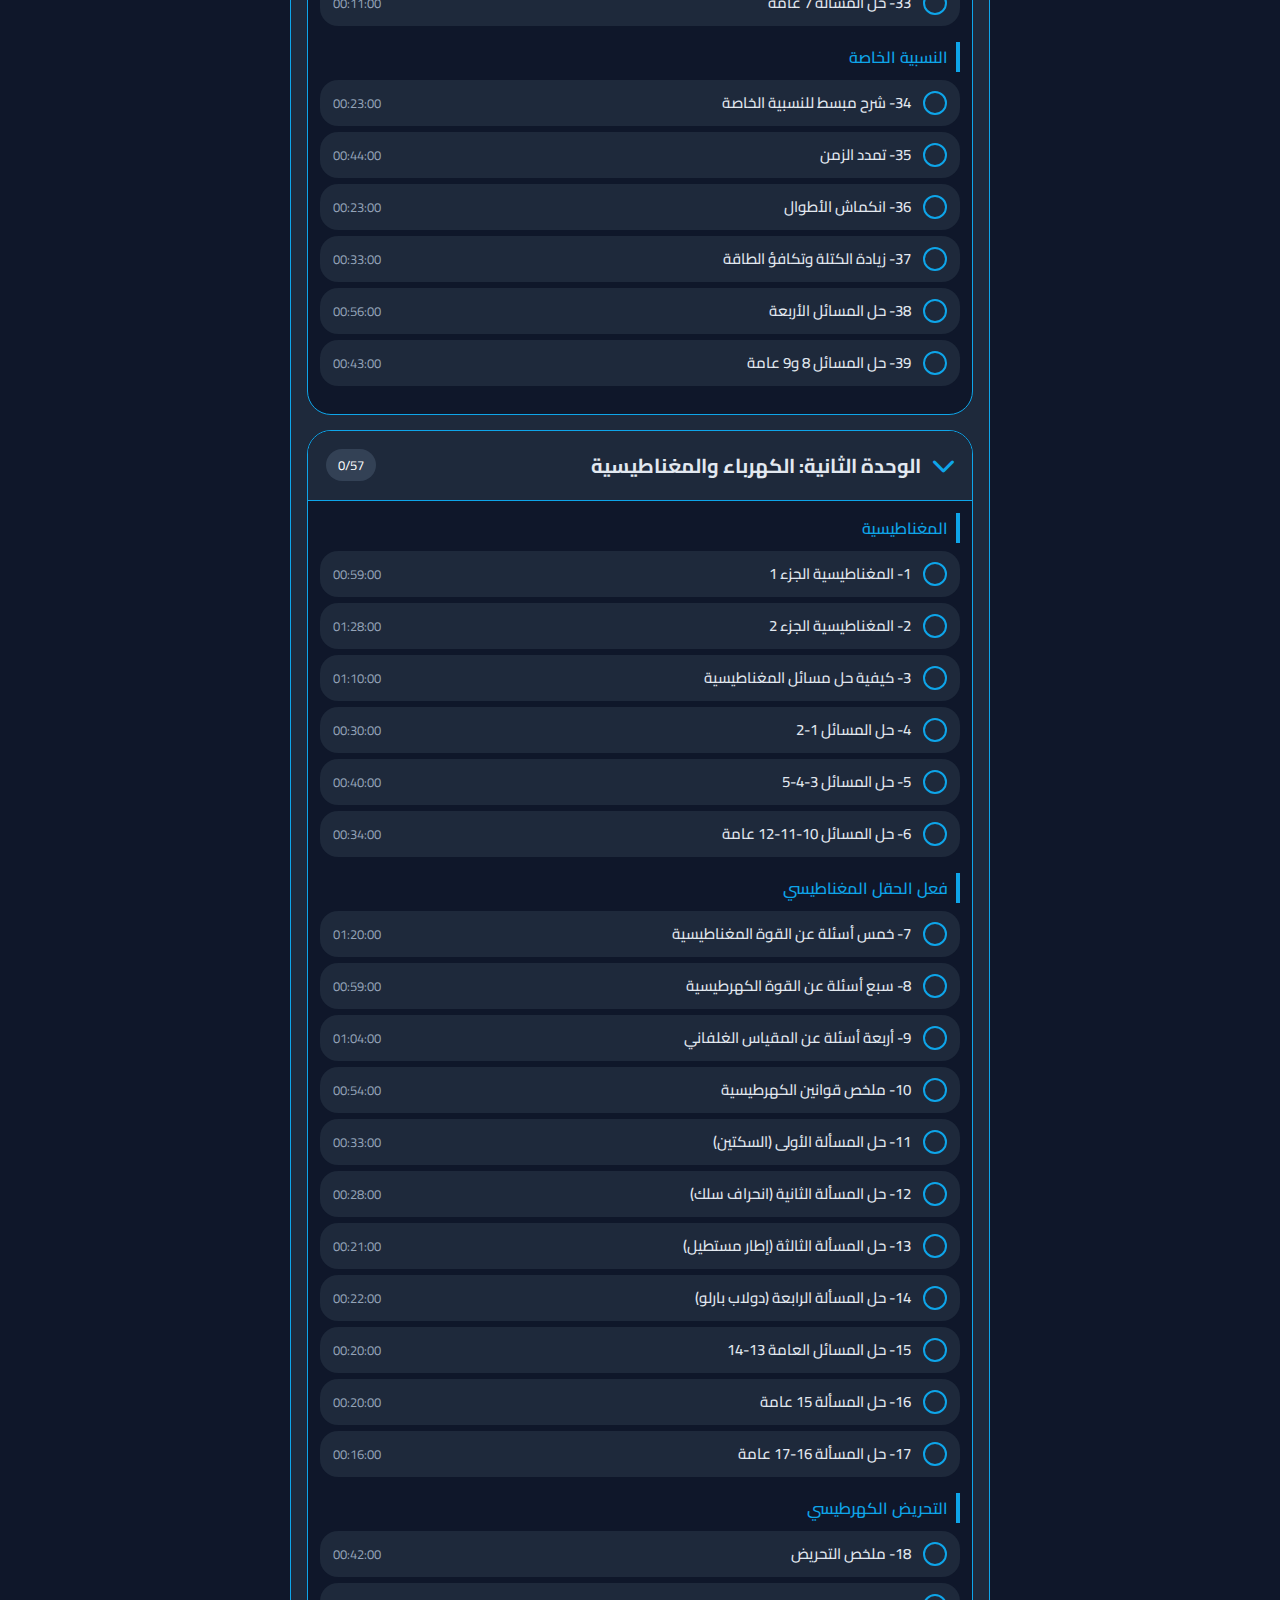
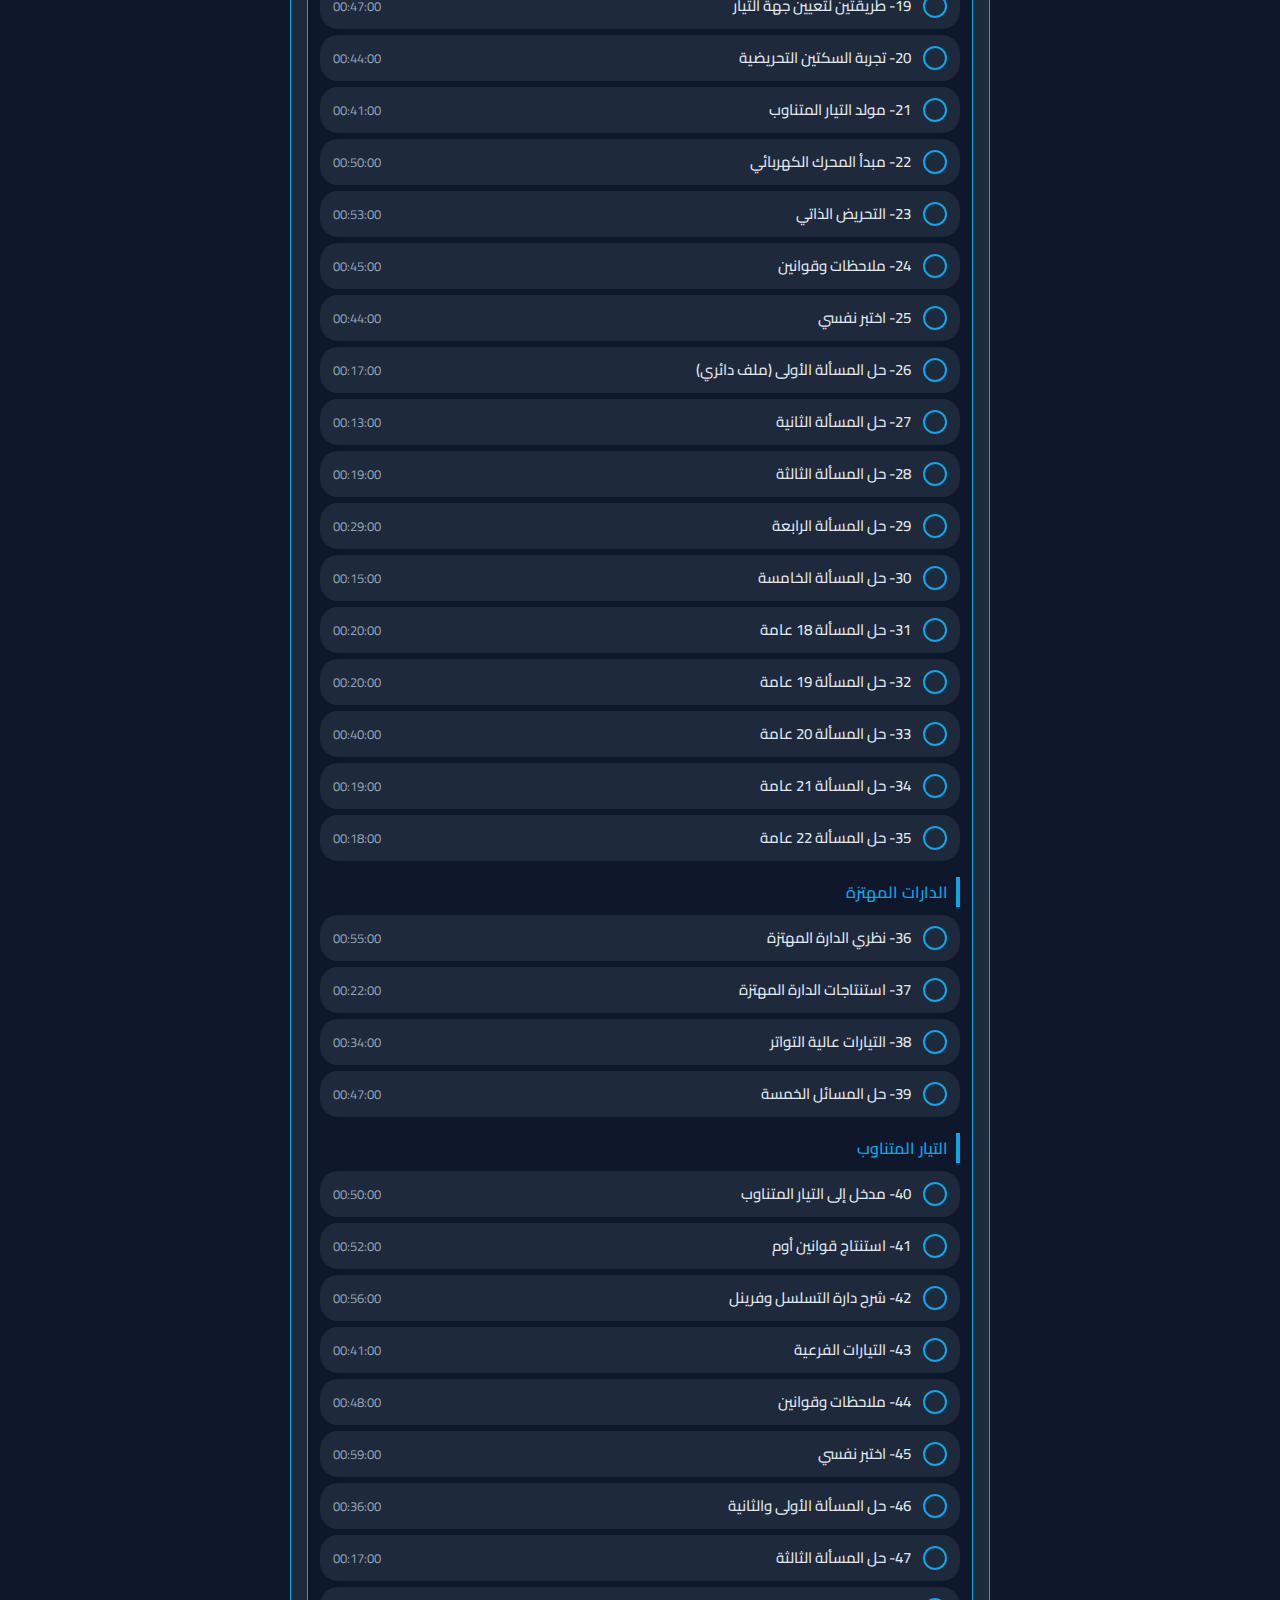
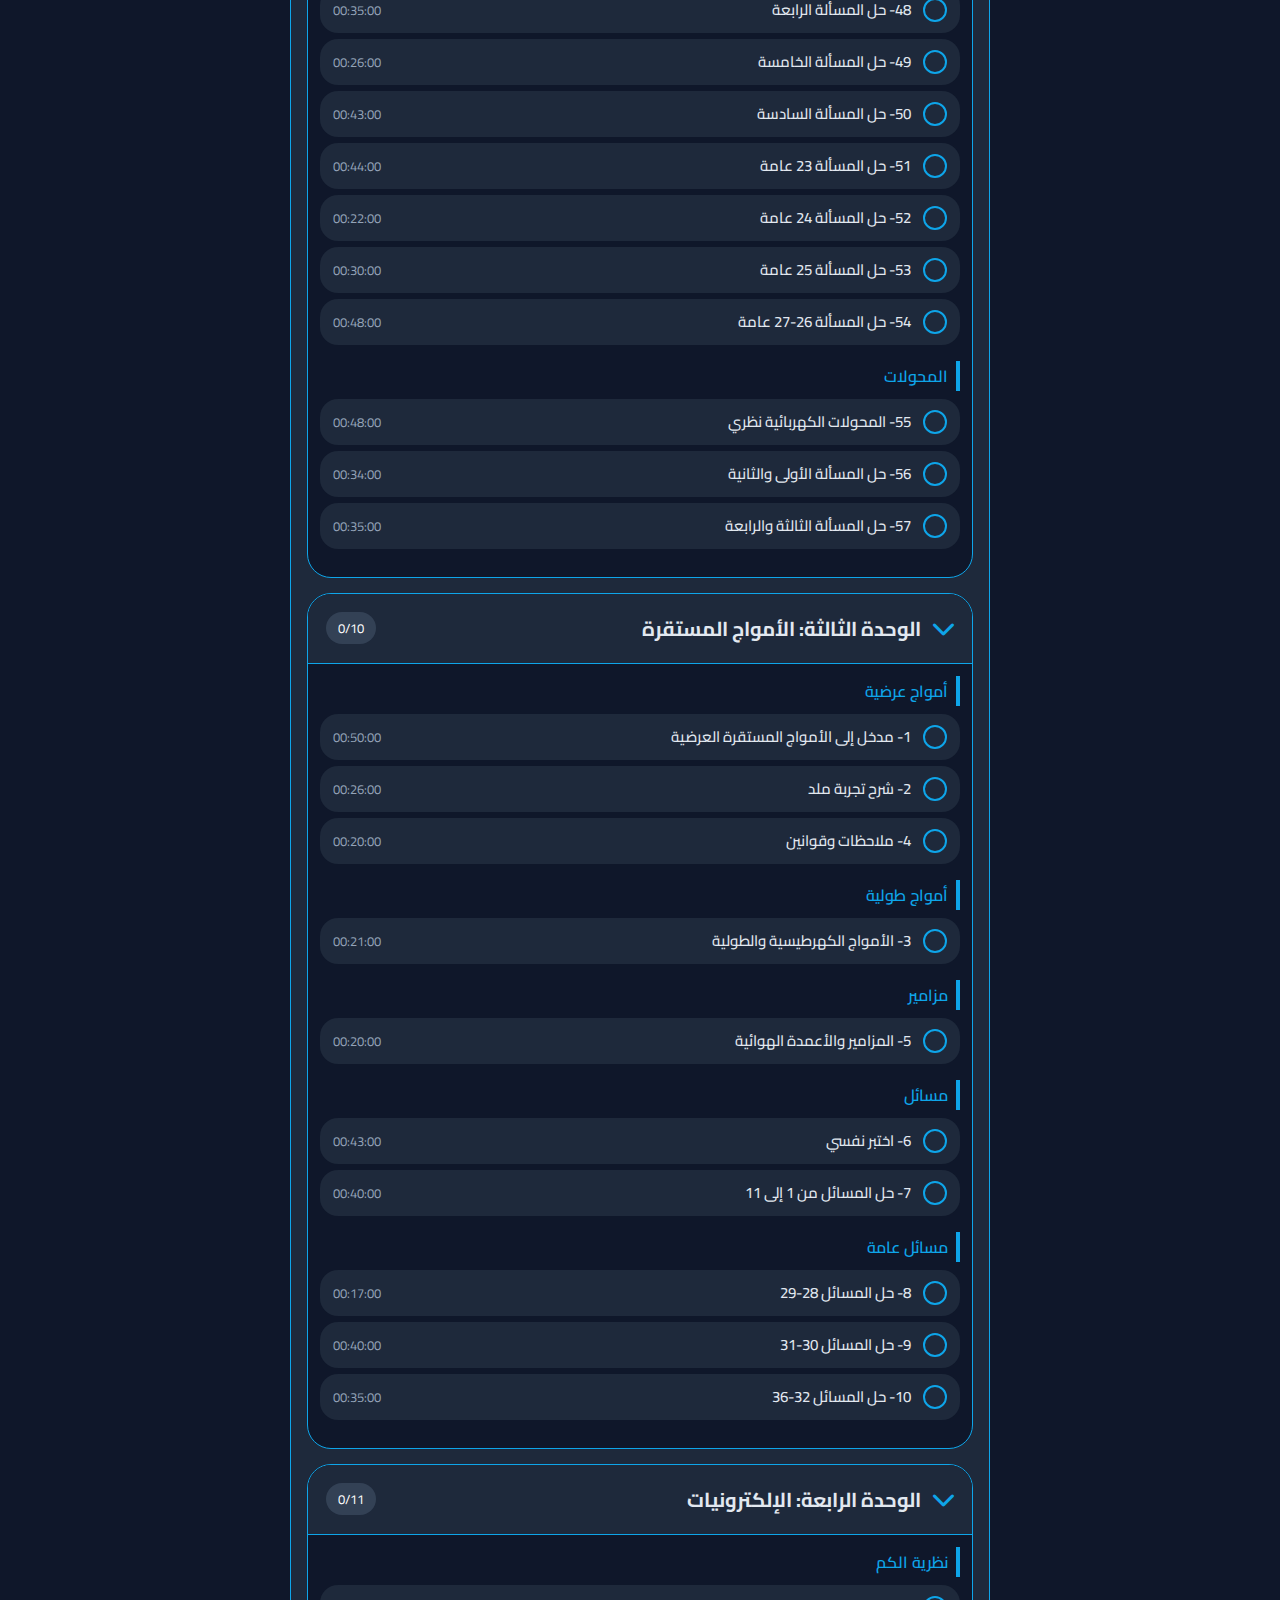
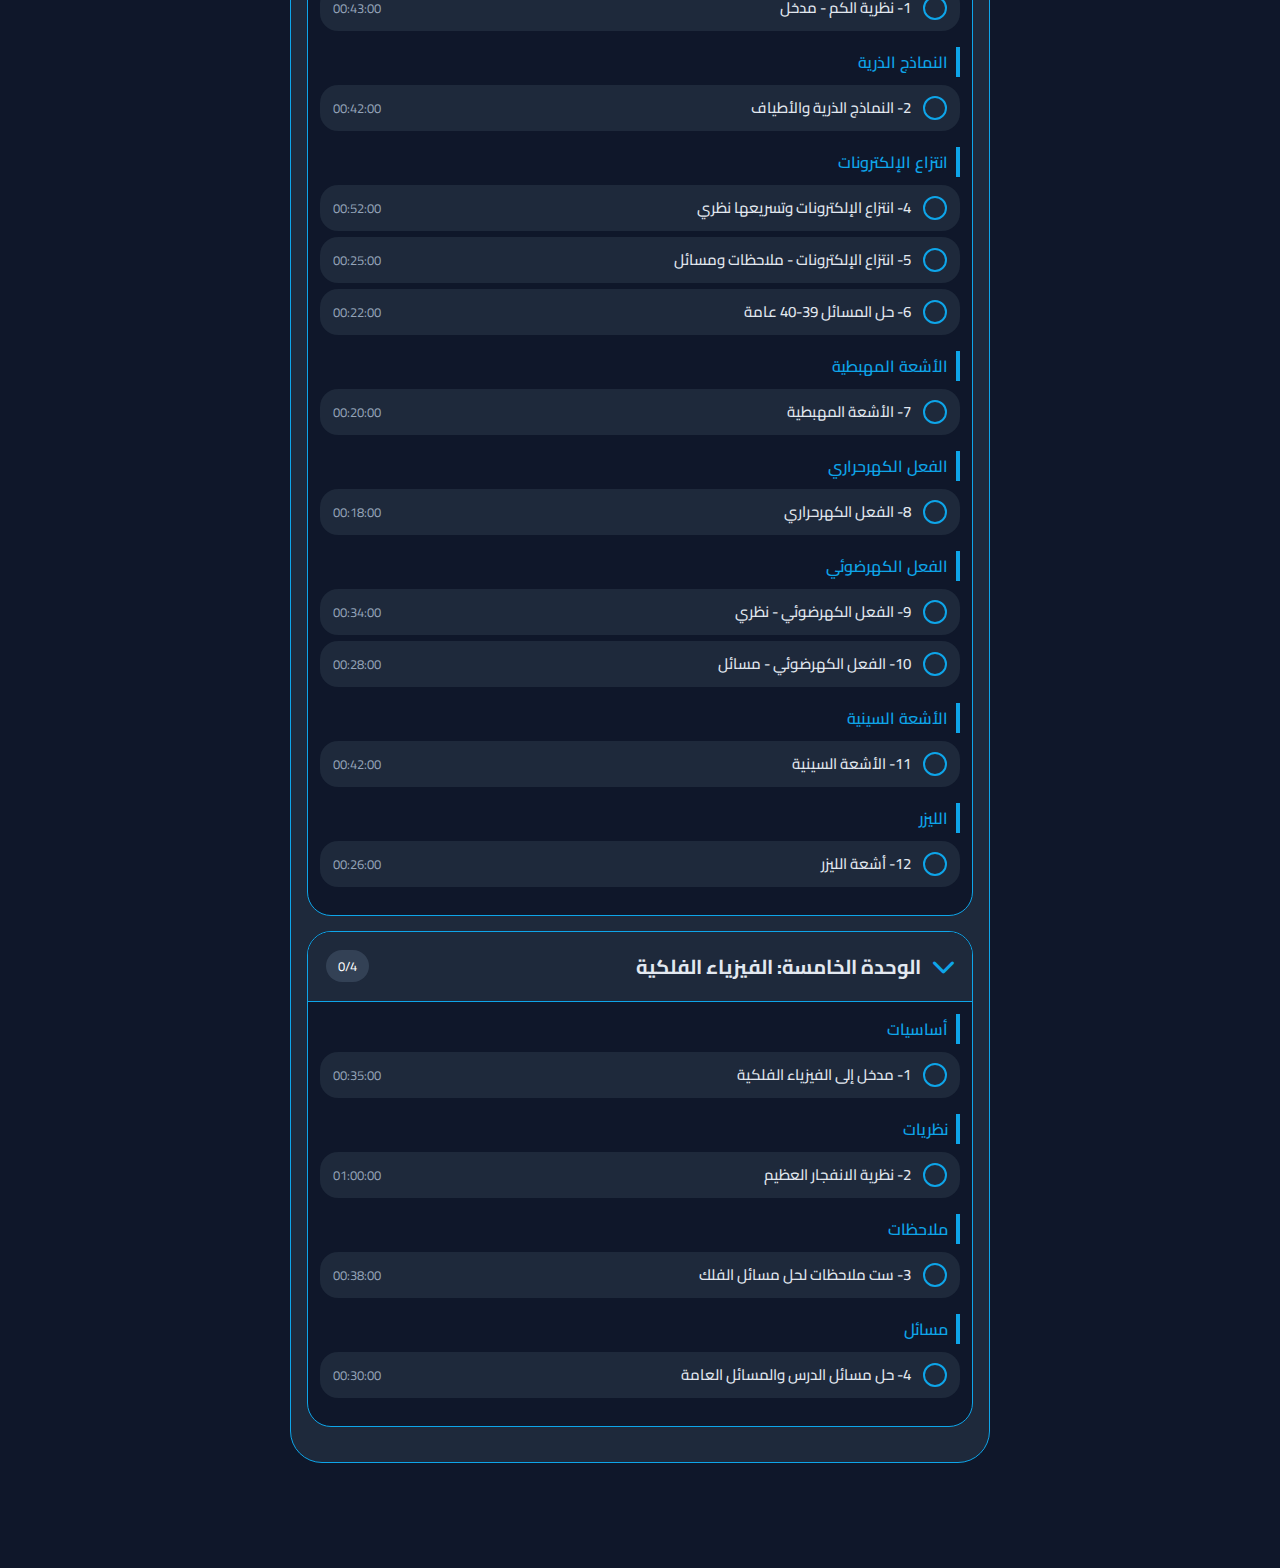
<file: pages/phy.html>
<!DOCTYPE html>
<html lang="ar" dir="rtl">
<head>
    <meta charset="UTF-8">
    <meta name="viewport" content="width=device-width, initial-scale=1.0, maximum-scale=1.0, user-scalable=yes">
    <title>⚛️ فيزياء البكالوريا - المنصة التفاعلية</title>
    <!-- Font Awesome 6 -->
    <link rel="stylesheet" href="https://cdnjs.cloudflare.com/ajax/libs/font-awesome/6.0.0-beta3/css/all.min.css">
    <!-- Google Fonts: Cairo / Tajawal -->
    <link rel="preconnect" href="https://fonts.googleapis.com">
    <link rel="preconnect" href="https://fonts.gstatic.com" crossorigin>
    <link href="https://fonts.googleapis.com/css2?family=Cairo:wght@400;500;600;700;800&family=Tajawal:wght@400;500;700;900&display=swap" rel="stylesheet">
    <style>
        * {
            margin: 0;
            padding: 0;
            box-sizing: border-box;
            font-family: 'Cairo', 'Tajawal', sans-serif;
        }
        body {
            background-color: #0f172a;
            color: #e2e8f0;
            padding: 16px 12px 80px 12px;
            min-height: 100vh;
        }
        .bottom-nav {
            position: fixed;
            bottom: 0;
            left: 0;
            right: 0;
            background: #1e293b;
            border-top: 2px solid #0ea5e9;
            display: flex;
            justify-content: space-around;
            padding: 8px 4px;
            border-radius: 30px 30px 0 0;
            box-shadow: 0 -5px 20px rgba(0,0,0,0.7);
            z-index: 1000;
            backdrop-filter: blur(8px);
            max-width: 500px;
            margin: 0 auto;
        }
        .nav-item {
            display: flex;
            flex-direction: column;
            align-items: center;
            color: #94a3b8;
            transition: 0.2s;
            font-size: 13px;
            padding: 6px 12px;
            border-radius: 40px;
            cursor: pointer;
            flex: 1;
        }
        .nav-item i {
            font-size: 22px;
            margin-bottom: 2px;
        }
        .nav-item.active {
            background: #0ea5e9;
            color: #0f172a;
            font-weight: 600;
        }
        .container {
            max-width: 700px;
            margin: 0 auto;
        }
        .header-card {
            background: #1e293b;
            border-radius: 32px;
            padding: 22px 18px;
            border: 1px solid #0ea5e9;
            box-shadow: 0 15px 25px -10px #0ea5e933;
            margin-bottom: 20px;
        }
        .subject-title {
            display: flex;
            align-items: center;
            gap: 15px;
            margin-bottom: 18px;
        }
        .subject-icon {
            background: #0ea5e9;
            width: 60px;
            height: 60px;
            border-radius: 30px;
            display: flex;
            align-items: center;
            justify-content: center;
            font-size: 30px;
            color: #0f172a;
        }
        .subject-name h1 {
            font-size: 2rem;
            font-weight: 800;
            line-height: 1.2;
        }
        .subject-name p {
            color: #94a3b8;
            font-size: 14px;
        }
        .exam-timer {
            background: #0f172a;
            border-radius: 50px;
            padding: 16px 20px;
            display: flex;
            align-items: center;
            justify-content: space-between;
            border: 1px solid #0ea5e9;
            margin-top: 15px;
        }
        .timer-number {
            font-size: 26px;
            font-weight: 800;
            color: #0ea5e9;
            direction: ltr;
        }
        .daily-plan {
            font-size: 15px;
            background: #0ea5e9;
            color: #0f172a;
            padding: 6px 16px;
            border-radius: 40px;
            font-weight: 700;
        }
        .progress-section {
            margin-top: 16px;
        }
        .progress-label {
            display: flex;
            justify-content: space-between;
            font-size: 14px;
            margin-bottom: 6px;
        }
        .progress-bar-bg {
            background: #334155;
            height: 18px;
            border-radius: 30px;
            overflow: hidden;
            border: 1px solid #0ea5e9;
        }
        .progress-fill {
            height: 100%;
            background: #0ea5e9;
            width: 0%;
            border-radius: 30px;
            transition: width 0.3s;
        }
        .video-player-card {
            background: #1e293b;
            border-radius: 32px;
            padding: 18px;
            border: 1px solid #0ea5e9;
            margin-bottom: 20px;
        }
        .video-wrapper {
            position: relative;
            width: 100%;
            aspect-ratio: 16/9;
            border-radius: 24px;
            overflow: hidden;
            background: #0f172a;
        }
        .video-wrapper iframe {
            width: 100%;
            height: 100%;
            border: none;
        }
        .video-title {
            margin: 12px 0 8px;
            font-weight: 700;
            font-size: 18px;
            color: white;
            padding-right: 6px;
        }
        .video-meta {
            display: flex;
            justify-content: space-between;
            color: #94a3b8;
            font-size: 14px;
            padding: 0 6px;
        }
        .units-container {
            background: #1e293b;
            border-radius: 32px;
            padding: 20px 16px;
            border: 1px solid #0ea5e9;
            margin-bottom: 25px;
        }
        .unit-card {
            background: #0f172a;
            border-radius: 24px;
            margin-bottom: 15px;
            border: 1px solid #0ea5e9;
            overflow: hidden;
        }
        .unit-header {
            background: #1e293b;
            padding: 16px 18px;
            display: flex;
            align-items: center;
            gap: 12px;
            cursor: pointer;
            border-bottom: 1px solid #0ea5e9;
        }
        .unit-header i {
            font-size: 24px;
            color: #0ea5e9;
            transition: 0.2s;
        }
        .unit-header .unit-title {
            font-size: 20px;
            font-weight: 700;
            flex: 1;
        }
        .unit-progress {
            background: #334155;
            padding: 4px 12px;
            border-radius: 50px;
            font-size: 13px;
            color: white;
        }
        .sub-units {
            padding: 12px;
        }
        .sub-unit {
            margin-bottom: 16px;
        }
        .sub-unit-title {
            font-size: 16px;
            font-weight: 600;
            color: #0ea5e9;
            margin-bottom: 8px;
            padding-right: 8px;
            border-right: 4px solid #0ea5e9;
        }
        .lesson-list {
            list-style: none;
        }
        .lesson-item {
            display: flex;
            align-items: center;
            gap: 12px;
            padding: 10px 12px;
            background: #1e293b;
            border-radius: 18px;
            margin-bottom: 6px;
            transition: 0.2s;
            border: 1px solid transparent;
        }
        .lesson-item:hover {
            border-color: #0ea5e9;
        }
        .lesson-watch {
            width: 24px;
            height: 24px;
            border-radius: 50%;
            border: 2px solid #0ea5e9;
            background: transparent;
            cursor: pointer;
            display: flex;
            align-items: center;
            justify-content: center;
            color: #0ea5e9;
            font-size: 14px;
            flex-shrink: 0;
        }
        .lesson-watch.watched {
            background: #0ea5e9;
            color: #0f172a;
        }
        .lesson-info {
            flex: 1;
            font-size: 15px;
            font-weight: 500;
            line-height: 1.4;
            cursor: pointer;
        }
        .lesson-duration {
            font-size: 13px;
            color: #94a3b8;
            white-space: nowrap;
        }
        .progress-panel, .timer-panel, .profile-panel {
            background: #1e293b;
            border-radius: 32px;
            padding: 20px 18px;
            border: 1px solid #0ea5e9;
            margin-bottom: 20px;
        }
        .stats-grid {
            display: grid;
            grid-template-columns: 1fr 1fr;
            gap: 15px;
            margin-bottom: 20px;
        }
        .stat-card {
            background: #0f172a;
            border-radius: 24px;
            padding: 18px 12px;
            text-align: center;
            border: 1px solid #0ea5e9;
        }
        .stat-number {
            font-size: 36px;
            font-weight: 800;
            color: #0ea5e9;
        }
        .stat-label {
            font-size: 15px;
            margin-top: 5px;
        }
        .badge-container {
            display: flex;
            flex-wrap: wrap;
            gap: 12px;
            margin: 20px 0;
            justify-content: center;
        }
        .badge {
            background: #0f172a;
            border: 2px solid #334155;
            border-radius: 60px;
            padding: 12px 18px;
            display: flex;
            align-items: center;
            gap: 12px;
            font-weight: 600;
            opacity: 0.5;
        }
        .badge.achieved {
            border-color: #0ea5e9;
            background: #0ea5e9;
            color: #0f172a;
            opacity: 1;
        }
        .badge i {
            font-size: 26px;
        }
        .countdown-big {
            font-size: 48px;
            font-weight: 800;
            color: #0ea5e9;
            text-align: center;
            direction: ltr;
        }
        .plan-box {
            background: #0f172a;
            border-radius: 30px;
            padding: 18px;
            margin-top: 20px;
            border: 1px solid #0ea5e9;
        }
        .page {
            display: none;
        }
        .page.active {
            display: block;
        }
        .text-center { text-align: center; }
        .mt-3 { margin-top: 16px; }
        .mb-2 { margin-bottom: 8px; }
        hr {
            border: 0.5px solid #334155;
            margin: 20px 0;
        }
        .small-note {
            color: #94a3b8;
            font-size: 13px;
        }
    </style>
<!-- بداية: إضافة الزر الزجاجي العصري -->
    <style>
        .glass-home-btn {
            position: fixed;
            top: 20px;
            left: 20px;
            background: rgba(139, 92, 246, 0.2);
            backdrop-filter: blur(10px);
            -webkit-backdrop-filter: blur(10px);
            border: 1px solid rgba(139, 92, 246, 0.3);
            color: white;
            width: 50px;
            height: 50px;
            border-radius: 25px;
            text-decoration: none;
            z-index: 9999;
            box-shadow: 0 4px 15px rgba(0, 0, 0, 0.2);
            transition: all 0.3s ease;
            display: flex;
            align-items: center;
            justify-content: center;
            font-size: 22px;
        }

        .glass-home-btn:hover {
            background: rgba(139, 92, 246, 0.4);
            border: 1px solid rgba(139, 92, 246, 0.6);
            transform: translateY(-2px);
            box-shadow: 0 8px 25px rgba(139, 92, 246, 0.3);
        }

        .glass-home-btn:active {
            transform: translateY(0);
        }
    </style>
    <!-- نهاية الزر الزجاجي -->
</head>
<body>
    <!-- الزر الزجاجي -->
    <a href="../index.html" class="glass-home-btn" title="العودة للرئيسية">
        <i class="fas fa-home"></i>
    </a>
    <div class="container">
        <!-- ======== الهيدر ثابت في كل الصفحات ======== -->
        <div class="header-card">
            <div class="subject-title">
                <div class="subject-icon"><i class="fas fa-atom"></i></div>
                <div class="subject-name">
                    <h1>فيزياء البكالوريا</h1>
                    <p>منصة تفاعلية - منهاج سوريا</p>
                </div>
            </div>
            <div class="exam-timer">
                <div><i class="far fa-calendar-alt" style="margin-left:6px;"></i> الامتحان: 6/6/2026</div>
                <div class="timer-number" id="countdown-days">0</div>
                <div class="daily-plan" id="daily-plan-text">خطة 0/يوم</div>
            </div>
            <div class="progress-section">
                <div class="progress-label">
                    <span><i class="fas fa-tasks"></i> التقدم العام</span>
                    <span id="overall-percent">0%</span>
                </div>
                <div class="progress-bar-bg">
                    <div class="progress-fill" id="overall-progress" style="width:0%"></div>
                </div>
            </div>
        </div>

        <!-- ======== الصفحات ======== -->
        <!-- الصفحة الرئيسية (المشغل + الوحدات) -->
        <div id="page-home" class="page active">
            <!-- مشغل الفيديو -->
            <div class="video-player-card">
                <div class="video-wrapper">
                    <iframe id="youtube-player" src="https://www.youtube.com/embed/UnZX_FTgiJE" frameborder="0" allowfullscreen></iframe>
                </div>
                <div class="video-title" id="current-video-title">1- ما تحتاجه من الرياضيات للدخول في الفيزياء</div>
                <div class="video-meta">
                    <span id="current-unit"><i class="fas fa-folder-open"></i> أساسيات / أساسيات</span>
                    <span id="current-duration"><i class="far fa-clock"></i> 00:35:00</span>
                </div>
            </div>

            <!-- الوحدات القابلة للطي -->
            <div class="units-container" id="units-container"></div>
        </div>

        <!-- صفحة التقدم والإنجازات -->
        <div id="page-progress" class="page">
            <div class="progress-panel">
                <h2 style="font-size: 26px; margin-bottom: 15px;"><i class="fas fa-chart-line" style="color:#0ea5e9;"></i> إحصائياتك</h2>
                <div class="stats-grid">
                    <div class="stat-card">
                        <div class="stat-number" id="watched-count">0</div>
                        <div class="stat-label">فيديو مُشاهَد</div>
                    </div>
                    <div class="stat-card">
                        <div class="stat-number" id="total-hours">0</div>
                        <div class="stat-label">ساعة مشاهدة</div>
                    </div>
                    <div class="stat-card">
                        <div class="stat-number" id="remaining-count">129</div>
                        <div class="stat-label">فيديو متبقي</div>
                    </div>
                    <div class="stat-card">
                        <div class="stat-number" id="completion-percent">0%</div>
                        <div class="stat-label">إنجاز</div>
                    </div>
                </div>
                <hr>
                <h3><i class="fas fa-medal"></i> شارات الإنجاز</h3>
                <div class="badge-container" id="badge-container">
                    <div class="badge" id="badge5"><i class="fas fa-play"></i> 5 فيديوهات</div>
                    <div class="badge" id="badge25"><i class="fas fa-star"></i> 25 فيديو</div>
                    <div class="badge" id="badge50"><i class="fas fa-crown"></i> 50 فيديو</div>
                    <div class="badge" id="badge100"><i class="fas fa-dragon"></i> 100 فيديو</div>
                </div>
                <hr>
                <h3><i class="fas fa-chart-pie"></i> تقدم الوحدات</h3>
                <div id="unit-progress-list" style="margin-top:15px;"></div>
            </div>
        </div>

        <!-- صفحة المؤقت والخطة اليومية -->
        <div id="page-timer" class="page">
            <div class="timer-panel">
                <h2 style="margin-bottom: 10px;"><i class="fas fa-hourglass-half"></i> العد التنازلي للامتحان</h2>
                <div class="countdown-big" id="countdown-large">0</div>
                <div class="plan-box">
                    <div style="font-size: 20px; font-weight: 700;">📅 خطتك اليومية</div>
                    <div style="font-size: 18px; margin: 15px 0;" id="daily-plan-detail">0 فيديو / يوم</div>
                    <p class="small-note">لمشاهدة جميع الفيديوهات المتبقية قبل الامتحان</p>
                </div>
                <div style="background: #0f172a; border-radius: 24px; padding: 16px; margin-top: 20px;">
                    <p><i class="fas fa-info-circle" style="color:#0ea5e9;"></i> الامتحان يوم 6 حزيران 2026. واصل بنشاط!</p>
                </div>
            </div>
        </div>

        <!-- صفحة الملف الشخصي -->
        <div id="page-profile" class="page">
            <div class="profile-panel">
                <div style="display: flex; gap: 20px; align-items: center;">
                    <div style="background:#0ea5e9; width:80px; height:80px; border-radius: 40px; display: flex; align-items: center; justify-content: center; font-size: 40px; color:#0f172a;">
                        <i class="fas fa-user-graduate"></i>
                    </div>
                    <div>
                        <h3>طالب بكالوريا</h3>
                        <p class="small-note">فيزياء - علمي</p>
                    </div>
                </div>
                <hr>
                <div><i class="fas fa-check-circle" style="color:#0ea5e9;"></i> آخر فيديو تم مشاهدته: <span id="last-watched">لا يوجد</span></div>
                <div style="margin-top: 15px;"><i class="fas fa-save"></i> يتم حفظ التقدم تلقائياً</div>
                <div style="margin-top: 20px;" class="small-note">عدد الفيديوهات الكلي: 129</div>
            </div>
        </div>

        <!-- شريط التنقل السفلي -->
        <div class="bottom-nav">
            <div class="nav-item active" data-page="home"><i class="fas fa-home"></i><span>الرئيسية</span></div>
            <div class="nav-item" data-page="progress"><i class="fas fa-chart-bar"></i><span>التقدم</span></div>
            <div class="nav-item" data-page="timer"><i class="fas fa-clock"></i><span>المؤقت</span></div>
            <div class="nav-item" data-page="profile"><i class="fas fa-user"></i><span>ملفي</span></div>
        </div>
    </div>

    <script>
        (function() {
            // ========== بيانات الفيديوهات (129 فيديو) محولة إلى الصيغة المطلوبة ==========
            const rawVideos = [
                // أساسيات فيزياء (5)
                { unit: 'أساسيات فيزياء', subUnit: 'أساسيات', title: '1- ما تحتاجه من الرياضيات للدخول في الفيزياء', videoId: 'UnZX_FTgiJE', duration: 35 },
                { unit: 'أساسيات فيزياء', subUnit: 'أساسيات', title: '2- مايجب معرفته من الفيزياء قبل الدخول في البكالوريا', videoId: 'gjZ18KWrX58', duration: 32 },
                { unit: 'أساسيات فيزياء', subUnit: 'أساسيات', title: '3- مدخل إلى النواس المرن والحركة التوافقية', videoId: 'UK8e9gm6mYs', duration: 46 },
                { unit: 'أساسيات فيزياء', subUnit: 'حركة دائرية', title: '24- الحركة الدائرية المنتظمة', videoId: 'e5HlgOEMzg4', duration: 34 },
                { unit: 'أساسيات فيزياء', subUnit: 'إسقاط أشعة', title: '25- كيفية إسقاط الأشعة في الفيزياء', videoId: 'FG9cwL6mt20', duration: 14 },

                // الوحدة الأولى - الحركة التوافقية البسيطة (نواس مرن)
                { unit: 'الوحدة الأولى: الحركة والتحريك', subUnit: 'نواس مرن', title: '4- نظري النواس المرن الجزء 1', videoId: '61S1l_6MhjI', duration: 47 },
                { unit: 'الوحدة الأولى: الحركة والتحريك', subUnit: 'نواس مرن', title: '5- نظري النواس المرن الجزء 2', videoId: 'Sz3gZAQiDxM', duration: 60 },
                { unit: 'الوحدة الأولى: الحركة والتحريك', subUnit: 'نواس مرن', title: '6- ست ملاحظات لحل أي مسألة في النواس المرن', videoId: 'xf0GFEdQRas', duration: 66 },
                { unit: 'الوحدة الأولى: الحركة والتحريك', subUnit: 'نواس مرن', title: '7- اختبر نفسي - نواس مرن', videoId: 'npkhfhwOkmw', duration: 52 },
                { unit: 'الوحدة الأولى: الحركة والتحريك', subUnit: 'نواس مرن', title: '8- حل المسألة الأولى والثانية', videoId: '-3KLvC321f8', duration: 30 },
                { unit: 'الوحدة الأولى: الحركة والتحريك', subUnit: 'نواس مرن', title: '9- حل المسألة الثالثة', videoId: 'xs6WBay315w', duration: 29 },
                { unit: 'الوحدة الأولى: الحركة والتحريك', subUnit: 'نواس مرن', title: '10- حل المسألة الرابعة', videoId: 'wagqlGYmE48', duration: 25 },
                { unit: 'الوحدة الأولى: الحركة والتحريك', subUnit: 'نواس مرن', title: '11- حل المسائل العامة (الأولى والثانية)', videoId: '6QKetXiyrbY', duration: 43 },

                // نواس فتل
                { unit: 'الوحدة الأولى: الحركة والتحريك', subUnit: 'نواس فتل', title: '12- نظري وملاحظات النواس الفتل', videoId: 'X0jCMwrQrLY', duration: 33 },
                { unit: 'الوحدة الأولى: الحركة والتحريك', subUnit: 'نواس فتل', title: '13- أربع طرق لحساب عزم العطالة', videoId: '-s6uM1LVWS4', duration: 54 },
                { unit: 'الوحدة الأولى: الحركة والتحريك', subUnit: 'نواس فتل', title: '14- اختبر نفسي في النواس الفتل', videoId: 'TUe24Xn2-fU', duration: 33 },
                { unit: 'الوحدة الأولى: الحركة والتحريك', subUnit: 'نواس فتل', title: '15- حل المسائل 1-2', videoId: 'jw52yas5MU8', duration: 43 },
                { unit: 'الوحدة الأولى: الحركة والتحريك', subUnit: 'نواس فتل', title: '16- حل المسألة الثالثة', videoId: 'KauIXpZboWA', duration: 41 },
                { unit: 'الوحدة الأولى: الحركة والتحريك', subUnit: 'نواس فتل', title: '17- حل المسألة الثالثة عامة', videoId: '4q98EpfaDWE', duration: 26 },

                // نواس ثقلي مركب
                { unit: 'الوحدة الأولى: الحركة والتحريك', subUnit: 'نواس ثقلي مركب', title: '18- نظري النواس الثقلي المركب', videoId: '1bOH50DPdGU', duration: 30 },
                { unit: 'الوحدة الأولى: الحركة والتحريك', subUnit: 'نواس ثقلي مركب', title: '19- الملاحظات الشاملة', videoId: 'WqwmbaIFUko', duration: 79 },
                { unit: 'الوحدة الأولى: الحركة والتحريك', subUnit: 'نواس ثقلي مركب', title: '20- تطبيقات على الملاحظات', videoId: '802EiE615I8', duration: 68 },
                { unit: 'الوحدة الأولى: الحركة والتحريك', subUnit: 'نواس ثقلي مركب', title: '21- حل المسألة الأولى (ساق مع كتلة)', videoId: 'k78c5CzQCZ8', duration: 25 },
                { unit: 'الوحدة الأولى: الحركة والتحريك', subUnit: 'نواس ثقلي مركب', title: '22- حل المسألة الرابعة والخامسة', videoId: 'txiUXyHPUFo', duration: 42 },
                { unit: 'الوحدة الأولى: الحركة والتحريك', subUnit: 'نواس ثقلي مركب', title: '23- حل المسألة 4 و5 عامة', videoId: 'tD5b05IGakE', duration: 35 },
                { unit: 'الوحدة الأولى: الحركة والتحريك', subUnit: 'نواس ثقلي مركب', title: '24- حل المسألة السادسة عامة', videoId: 'Cbb85mG2QHo', duration: 29 },

                // نواس ثقلي بسيط
                { unit: 'الوحدة الأولى: الحركة والتحريك', subUnit: 'نواس ثقلي بسيط', title: '25- نظري النواس الثقلي البسيط', videoId: 'cHkVZlZ5DE0', duration: 24 },
                { unit: 'الوحدة الأولى: الحركة والتحريك', subUnit: 'نواس ثقلي بسيط', title: '26- سرعة كرة النواس وتوتر الخيط', videoId: 'W_w2kSnp6a4', duration: 48 },
                { unit: 'الوحدة الأولى: الحركة والتحريك', subUnit: 'نواس ثقلي بسيط', title: '27- حل المسائل الثانية والثالثة', videoId: 'MgU5GtwYD-I', duration: 29 },

                // ميكانيك الموائع
                { unit: 'الوحدة الأولى: الحركة والتحريك', subUnit: 'ميكانيك الموائع', title: '28- شرح نظري ميكانيك الموائع', videoId: 'u_sLrGHLeFY', duration: 60 },
                { unit: 'الوحدة الأولى: الحركة والتحريك', subUnit: 'ميكانيك الموائع', title: '29- خمسة أسئلة نظرية محلولة', videoId: 'xkjA_BFrA8w', duration: 36 },
                { unit: 'الوحدة الأولى: الحركة والتحريك', subUnit: 'ميكانيك الموائع', title: '30- أبسط ملاحظات لحل مسائل الموائع', videoId: 'QyYJEML-YWk', duration: 35 },
                { unit: 'الوحدة الأولى: الحركة والتحريك', subUnit: 'ميكانيك الموائع', title: '31- حل المسائل 1و2', videoId: 'WSeSMAsxs0w', duration: 28 },
                { unit: 'الوحدة الأولى: الحركة والتحريك', subUnit: 'ميكانيك الموائع', title: '32- حل المسائل 3-4-5', videoId: 'Qd9d0tETG3A', duration: 19 },
                { unit: 'الوحدة الأولى: الحركة والتحريك', subUnit: 'ميكانيك الموائع', title: '33- حل المسألة 7 عامة', videoId: 'UmAmcRm-dVs', duration: 11 },

                // النسبية الخاصة
                { unit: 'الوحدة الأولى: الحركة والتحريك', subUnit: 'النسبية الخاصة', title: '34- شرح مبسط للنسبية الخاصة', videoId: 'nbdWtYcdppk', duration: 23 },
                { unit: 'الوحدة الأولى: الحركة والتحريك', subUnit: 'النسبية الخاصة', title: '35- تمدد الزمن', videoId: 'neJ1lwDBvnk', duration: 44 },
                { unit: 'الوحدة الأولى: الحركة والتحريك', subUnit: 'النسبية الخاصة', title: '36- انكماش الأطوال', videoId: '3Tm1OsX--3U', duration: 23 },
                { unit: 'الوحدة الأولى: الحركة والتحريك', subUnit: 'النسبية الخاصة', title: '37- زيادة الكتلة وتكافؤ الطاقة', videoId: 'vRjTWHDjT-Y', duration: 33 },
                { unit: 'الوحدة الأولى: الحركة والتحريك', subUnit: 'النسبية الخاصة', title: '38- حل المسائل الأربعة', videoId: 'xAoQxBPzQeE', duration: 56 },
                { unit: 'الوحدة الأولى: الحركة والتحريك', subUnit: 'النسبية الخاصة', title: '39- حل المسائل 8 و9 عامة', videoId: 'KJxr73oL9II', duration: 43 },

                // الوحدة الثانية - المغناطيسية
                { unit: 'الوحدة الثانية: الكهرباء والمغناطيسية', subUnit: 'المغناطيسية', title: '1- المغناطيسية الجزء 1', videoId: '18ivnqzzaDc', duration: 59 },
                { unit: 'الوحدة الثانية: الكهرباء والمغناطيسية', subUnit: 'المغناطيسية', title: '2- المغناطيسية الجزء 2', videoId: 'Y28yBL3giHM', duration: 88 },
                { unit: 'الوحدة الثانية: الكهرباء والمغناطيسية', subUnit: 'المغناطيسية', title: '3- كيفية حل مسائل المغناطيسية', videoId: 'oxA8vQn2YZY', duration: 70 },
                { unit: 'الوحدة الثانية: الكهرباء والمغناطيسية', subUnit: 'المغناطيسية', title: '4- حل المسائل 1-2', videoId: 'VJdYFflUEDE', duration: 30 },
                { unit: 'الوحدة الثانية: الكهرباء والمغناطيسية', subUnit: 'المغناطيسية', title: '5- حل المسائل 3-4-5', videoId: 'eh0yuOJTW_A', duration: 40 },
                { unit: 'الوحدة الثانية: الكهرباء والمغناطيسية', subUnit: 'المغناطيسية', title: '6- حل المسائل 10-11-12 عامة', videoId: 'xywivVbEp2o', duration: 34 },

                // فعل الحقل المغناطيسي في التيار
                { unit: 'الوحدة الثانية: الكهرباء والمغناطيسية', subUnit: 'فعل الحقل المغناطيسي', title: '7- خمس أسئلة عن القوة المغناطيسية', videoId: 'iMn3liTP9v8', duration: 80 },
                { unit: 'الوحدة الثانية: الكهرباء والمغناطيسية', subUnit: 'فعل الحقل المغناطيسي', title: '8- سبع أسئلة عن القوة الكهرطيسية', videoId: '6OL8a0_hTZg', duration: 59 },
                { unit: 'الوحدة الثانية: الكهرباء والمغناطيسية', subUnit: 'فعل الحقل المغناطيسي', title: '9- أربعة أسئلة عن المقياس الغلفاني', videoId: 'jFsShbGS770', duration: 64 },
                { unit: 'الوحدة الثانية: الكهرباء والمغناطيسية', subUnit: 'فعل الحقل المغناطيسي', title: '10- ملخص قوانين الكهرطيسية', videoId: 'IF-s7Fh61_o', duration: 54 },
                { unit: 'الوحدة الثانية: الكهرباء والمغناطيسية', subUnit: 'فعل الحقل المغناطيسي', title: '11- حل المسألة الأولى (السكتين)', videoId: 'CS49P_k47N8', duration: 33 },
                { unit: 'الوحدة الثانية: الكهرباء والمغناطيسية', subUnit: 'فعل الحقل المغناطيسي', title: '12- حل المسألة الثانية (انحراف سلك)', videoId: '9gwPp2KLVGk', duration: 28 },
                { unit: 'الوحدة الثانية: الكهرباء والمغناطيسية', subUnit: 'فعل الحقل المغناطيسي', title: '13- حل المسألة الثالثة (إطار مستطيل)', videoId: 'ngOpQz_LwPY', duration: 21 },
                { unit: 'الوحدة الثانية: الكهرباء والمغناطيسية', subUnit: 'فعل الحقل المغناطيسي', title: '14- حل المسألة الرابعة (دولاب بارلو)', videoId: '9ivEjsSO7mU', duration: 22 },
                { unit: 'الوحدة الثانية: الكهرباء والمغناطيسية', subUnit: 'فعل الحقل المغناطيسي', title: '15- حل المسائل العامة 13-14', videoId: 'w4cDmoXgB_4', duration: 20 },
                { unit: 'الوحدة الثانية: الكهرباء والمغناطيسية', subUnit: 'فعل الحقل المغناطيسي', title: '16- حل المسألة 15 عامة', videoId: 'ZikFb8LIOGI', duration: 20 },
                { unit: 'الوحدة الثانية: الكهرباء والمغناطيسية', subUnit: 'فعل الحقل المغناطيسي', title: '17- حل المسألة 16-17 عامة', videoId: 'LW_YWIGJOJQ', duration: 16 },

                // التحريض الكهرطيسي
                { unit: 'الوحدة الثانية: الكهرباء والمغناطيسية', subUnit: 'التحريض الكهرطيسي', title: '18- ملخص التحريض', videoId: 'TrA0xDEK-vM', duration: 42 },
                { unit: 'الوحدة الثانية: الكهرباء والمغناطيسية', subUnit: 'التحريض الكهرطيسي', title: '19- طريقتين لتعيين جهة التيار', videoId: 'bF025Zp3eIY', duration: 47 },
                { unit: 'الوحدة الثانية: الكهرباء والمغناطيسية', subUnit: 'التحريض الكهرطيسي', title: '20- تجربة السكتين التحريضية', videoId: 'vB_pk6KZKFg', duration: 44 },
                { unit: 'الوحدة الثانية: الكهرباء والمغناطيسية', subUnit: 'التحريض الكهرطيسي', title: '21- مولد التيار المتناوب', videoId: 'UPyy6nGBvzo', duration: 41 },
                { unit: 'الوحدة الثانية: الكهرباء والمغناطيسية', subUnit: 'التحريض الكهرطيسي', title: '22- مبدأ المحرك الكهربائي', videoId: 'okXFDfvnk_o', duration: 50 },
                { unit: 'الوحدة الثانية: الكهرباء والمغناطيسية', subUnit: 'التحريض الكهرطيسي', title: '23- التحريض الذاتي', videoId: '0unXc7d4poQ', duration: 53 },
                { unit: 'الوحدة الثانية: الكهرباء والمغناطيسية', subUnit: 'التحريض الكهرطيسي', title: '24- ملاحظات وقوانين', videoId: 'pyVSjv30L9A', duration: 45 },
                { unit: 'الوحدة الثانية: الكهرباء والمغناطيسية', subUnit: 'التحريض الكهرطيسي', title: '25- اختبر نفسي', videoId: '-B7dL8lnEUU', duration: 44 },
                { unit: 'الوحدة الثانية: الكهرباء والمغناطيسية', subUnit: 'التحريض الكهرطيسي', title: '26- حل المسألة الأولى (ملف دائري)', videoId: 'X64k57LHotg', duration: 17 },
                { unit: 'الوحدة الثانية: الكهرباء والمغناطيسية', subUnit: 'التحريض الكهرطيسي', title: '27- حل المسألة الثانية', videoId: 'M12_Zgy-NOA', duration: 13 },
                { unit: 'الوحدة الثانية: الكهرباء والمغناطيسية', subUnit: 'التحريض الكهرطيسي', title: '28- حل المسألة الثالثة', videoId: 'LVNuqKkP4Q4', duration: 19 },
                { unit: 'الوحدة الثانية: الكهرباء والمغناطيسية', subUnit: 'التحريض الكهرطيسي', title: '29- حل المسألة الرابعة', videoId: 'ovwtKoicYCY', duration: 29 },
                { unit: 'الوحدة الثانية: الكهرباء والمغناطيسية', subUnit: 'التحريض الكهرطيسي', title: '30- حل المسألة الخامسة', videoId: 'jrR1n6LVDno', duration: 15 },
                { unit: 'الوحدة الثانية: الكهرباء والمغناطيسية', subUnit: 'التحريض الكهرطيسي', title: '31- حل المسألة 18 عامة', videoId: 'L6rBDi4b50I', duration: 20 },
                { unit: 'الوحدة الثانية: الكهرباء والمغناطيسية', subUnit: 'التحريض الكهرطيسي', title: '32- حل المسألة 19 عامة', videoId: '9PKEGzqrRuE', duration: 20 },
                { unit: 'الوحدة الثانية: الكهرباء والمغناطيسية', subUnit: 'التحريض الكهرطيسي', title: '33- حل المسألة 20 عامة', videoId: 'bzxHlA7povo', duration: 40 },
                { unit: 'الوحدة الثانية: الكهرباء والمغناطيسية', subUnit: 'التحريض الكهرطيسي', title: '34- حل المسألة 21 عامة', videoId: 'MN3Qb76s4KE', duration: 19 },
                { unit: 'الوحدة الثانية: الكهرباء والمغناطيسية', subUnit: 'التحريض الكهرطيسي', title: '35- حل المسألة 22 عامة', videoId: 'd2yqS49HILs', duration: 18 },

                // الدارات المهتزة
                { unit: 'الوحدة الثانية: الكهرباء والمغناطيسية', subUnit: 'الدارات المهتزة', title: '36- نظري الدارة المهتزة', videoId: 'eqDYAmWJ3d4', duration: 55 },
                { unit: 'الوحدة الثانية: الكهرباء والمغناطيسية', subUnit: 'الدارات المهتزة', title: '37- استنتاجات الدارة المهتزة', videoId: 'SK--3-4teQA', duration: 22 },
                { unit: 'الوحدة الثانية: الكهرباء والمغناطيسية', subUnit: 'الدارات المهتزة', title: '38- التيارات عالية التواتر', videoId: '6et9-ei4HSk', duration: 34 },
                { unit: 'الوحدة الثانية: الكهرباء والمغناطيسية', subUnit: 'الدارات المهتزة', title: '39- حل المسائل الخمسة', videoId: 'OejP6JRpwgE', duration: 47 },

                // التيار المتناوب الجيبي
                { unit: 'الوحدة الثانية: الكهرباء والمغناطيسية', subUnit: 'التيار المتناوب', title: '40- مدخل إلى التيار المتناوب', videoId: 'jsXg-eT983Q', duration: 50 },
                { unit: 'الوحدة الثانية: الكهرباء والمغناطيسية', subUnit: 'التيار المتناوب', title: '41- استنتاج قوانين أوم', videoId: 'ITwfv96I8uw', duration: 52 },
                { unit: 'الوحدة الثانية: الكهرباء والمغناطيسية', subUnit: 'التيار المتناوب', title: '42- شرح دارة التسلسل وفرينل', videoId: 'Q1M3jVk8ppM', duration: 56 },
                { unit: 'الوحدة الثانية: الكهرباء والمغناطيسية', subUnit: 'التيار المتناوب', title: '43- التيارات الفرعية', videoId: 'P8BPvj_5X1w', duration: 41 },
                { unit: 'الوحدة الثانية: الكهرباء والمغناطيسية', subUnit: 'التيار المتناوب', title: '44- ملاحظات وقوانين', videoId: '7YONrGZq2js', duration: 48 },
                { unit: 'الوحدة الثانية: الكهرباء والمغناطيسية', subUnit: 'التيار المتناوب', title: '45- اختبر نفسي', videoId: 'XQ6lYS7qgzg', duration: 59 },
                { unit: 'الوحدة الثانية: الكهرباء والمغناطيسية', subUnit: 'التيار المتناوب', title: '46- حل المسألة الأولى والثانية', videoId: 'ZBd1dJa7Hds', duration: 36 },
                { unit: 'الوحدة الثانية: الكهرباء والمغناطيسية', subUnit: 'التيار المتناوب', title: '47- حل المسألة الثالثة', videoId: '2kvIqEOwE3c', duration: 17 },
                { unit: 'الوحدة الثانية: الكهرباء والمغناطيسية', subUnit: 'التيار المتناوب', title: '48- حل المسألة الرابعة', videoId: 'hNSG1xKryKk', duration: 35 },
                { unit: 'الوحدة الثانية: الكهرباء والمغناطيسية', subUnit: 'التيار المتناوب', title: '49- حل المسألة الخامسة', videoId: 'goSBvHHDsUQ', duration: 26 },
                { unit: 'الوحدة الثانية: الكهرباء والمغناطيسية', subUnit: 'التيار المتناوب', title: '50- حل المسألة السادسة', videoId: 'rZvlpSWGt8o', duration: 43 },
                { unit: 'الوحدة الثانية: الكهرباء والمغناطيسية', subUnit: 'التيار المتناوب', title: '51- حل المسألة 23 عامة', videoId: 'zxfnXEBTYME', duration: 44 },
                { unit: 'الوحدة الثانية: الكهرباء والمغناطيسية', subUnit: 'التيار المتناوب', title: '52- حل المسألة 24 عامة', videoId: 'BSlAU3nPJnQ', duration: 22 },
                { unit: 'الوحدة الثانية: الكهرباء والمغناطيسية', subUnit: 'التيار المتناوب', title: '53- حل المسألة 25 عامة', videoId: 'rgidACmuaxc', duration: 30 },
                { unit: 'الوحدة الثانية: الكهرباء والمغناطيسية', subUnit: 'التيار المتناوب', title: '54- حل المسألة 26-27 عامة', videoId: 'ENOHzL6Q5Rk', duration: 48 },

                // المحولات الكهربائية
                { unit: 'الوحدة الثانية: الكهرباء والمغناطيسية', subUnit: 'المحولات', title: '55- المحولات الكهربائية نظري', videoId: 'LKISV2GgCwQ', duration: 48 },
                { unit: 'الوحدة الثانية: الكهرباء والمغناطيسية', subUnit: 'المحولات', title: '56- حل المسألة الأولى والثانية', videoId: 'EiJlT0AhI7M', duration: 34 },
                { unit: 'الوحدة الثانية: الكهرباء والمغناطيسية', subUnit: 'المحولات', title: '57- حل المسألة الثالثة والرابعة', videoId: 'sY7iuJRHi5o', duration: 35 },

                // الوحدة الثالثة - الأمواج المستقرة
                { unit: 'الوحدة الثالثة: الأمواج المستقرة', subUnit: 'أمواج عرضية', title: '1- مدخل إلى الأمواج المستقرة العرضية', videoId: 'WrIGMI-0Uso', duration: 50 },
                { unit: 'الوحدة الثالثة: الأمواج المستقرة', subUnit: 'أمواج عرضية', title: '2- شرح تجربة ملد', videoId: 'o-ZOn-aUAMQ', duration: 26 },
                { unit: 'الوحدة الثالثة: الأمواج المستقرة', subUnit: 'أمواج طولية', title: '3- الأمواج الكهرطيسية والطولية', videoId: 'FDMdTiYfv-g', duration: 21 },
                { unit: 'الوحدة الثالثة: الأمواج المستقرة', subUnit: 'أمواج عرضية', title: '4- ملاحظات وقوانين', videoId: 'xuDM6kZLfSs', duration: 20 },
                { unit: 'الوحدة الثالثة: الأمواج المستقرة', subUnit: 'مزامير', title: '5- المزامير والأعمدة الهوائية', videoId: 'TGtuCzZFU1I', duration: 20 },
                { unit: 'الوحدة الثالثة: الأمواج المستقرة', subUnit: 'مسائل', title: '6- اختبر نفسي', videoId: '-357P5aDc4k', duration: 43 },
                { unit: 'الوحدة الثالثة: الأمواج المستقرة', subUnit: 'مسائل', title: '7- حل المسائل من 1 إلى 11', videoId: 'w2no-23o18M', duration: 40 },
                { unit: 'الوحدة الثالثة: الأمواج المستقرة', subUnit: 'مسائل عامة', title: '8- حل المسائل 28-29', videoId: 'jo7FOhZWdlo', duration: 17 },
                { unit: 'الوحدة الثالثة: الأمواج المستقرة', subUnit: 'مسائل عامة', title: '9- حل المسائل 30-31', videoId: 'wMxG4ZVYcKU', duration: 40 },
                { unit: 'الوحدة الثالثة: الأمواج المستقرة', subUnit: 'مسائل عامة', title: '10- حل المسائل 32-36', videoId: 'TxsH907nXJA', duration: 35 },

                // الوحدة الرابعة - الإلكترونيات
                { unit: 'الوحدة الرابعة: الإلكترونيات', subUnit: 'نظرية الكم', title: '1- نظرية الكم - مدخل', videoId: '7dD5WYgWplE', duration: 43 },
                { unit: 'الوحدة الرابعة: الإلكترونيات', subUnit: 'النماذج الذرية', title: '2- النماذج الذرية والأطياف', videoId: 'yW6PFO9D1dE', duration: 42 },
                { unit: 'الوحدة الرابعة: الإلكترونيات', subUnit: 'انتزاع الإلكترونات', title: '4- انتزاع الإلكترونات وتسريعها نظري', videoId: 'QF0r_G0i-3M', duration: 52 },
                { unit: 'الوحدة الرابعة: الإلكترونيات', subUnit: 'انتزاع الإلكترونات', title: '5- انتزاع الإلكترونات - ملاحظات ومسائل', videoId: 'd_X9C4L_0Hg', duration: 25 },
                { unit: 'الوحدة الرابعة: الإلكترونيات', subUnit: 'انتزاع الإلكترونات', title: '6- حل المسائل 39-40 عامة', videoId: 'NMyJ3D4k3gA', duration: 22 },
                { unit: 'الوحدة الرابعة: الإلكترونيات', subUnit: 'الأشعة المهبطية', title: '7- الأشعة المهبطية', videoId: 'B0y9UljC1Eo', duration: 20 },
                { unit: 'الوحدة الرابعة: الإلكترونيات', subUnit: 'الفعل الكهرحراري', title: '8- الفعل الكهرحراري', videoId: '6xHyU4fzM3Q', duration: 18 },
                { unit: 'الوحدة الرابعة: الإلكترونيات', subUnit: 'الفعل الكهرضوئي', title: '9- الفعل الكهرضوئي - نظري', videoId: '9_5VnLt33v8', duration: 34 },
                { unit: 'الوحدة الرابعة: الإلكترونيات', subUnit: 'الفعل الكهرضوئي', title: '10- الفعل الكهرضوئي - مسائل', videoId: 'J5GXgJq-PoQ', duration: 28 },
                { unit: 'الوحدة الرابعة: الإلكترونيات', subUnit: 'الأشعة السينية', title: '11- الأشعة السينية', videoId: 'zZ02nC4V49k', duration: 42 },
                { unit: 'الوحدة الرابعة: الإلكترونيات', subUnit: 'الليزر', title: '12- أشعة الليزر', videoId: 'bC41rLmOM9M', duration: 26 },

                // الوحدة الخامسة - الفيزياء الفلكية
                { unit: 'الوحدة الخامسة: الفيزياء الفلكية', subUnit: 'أساسيات', title: '1- مدخل إلى الفيزياء الفلكية', videoId: 'ugQOuO03UtI', duration: 35 },
                { unit: 'الوحدة الخامسة: الفيزياء الفلكية', subUnit: 'نظريات', title: '2- نظرية الانفجار العظيم', videoId: '5P9jUt_mtMo', duration: 60 },
                { unit: 'الوحدة الخامسة: الفيزياء الفلكية', subUnit: 'ملاحظات', title: '3- ست ملاحظات لحل مسائل الفلك', videoId: 'CjBNOYpsByY', duration: 38 },
                { unit: 'الوحدة الخامسة: الفيزياء الفلكية', subUnit: 'مسائل', title: '4- حل مسائل الدرس والمسائل العامة', videoId: 'ghx_NbNzd0U', duration: 30 },
            ];

            // تحويل البيانات إلى الصيغة المطلوبة مع إضافة id و watched وتحويل المدة إلى نص hh:mm:ss
            const videos = rawVideos.map((v, index) => {
                // تحويل الدقائق إلى نص hh:mm:ss
                const mins = v.duration;
                const hours = Math.floor(mins / 60);
                const minutes = mins % 60;
                const timeString = `${hours.toString().padStart(2,'0')}:${minutes.toString().padStart(2,'0')}:00`;
                return {
                    id: index,
                    title: v.title,
                    youtubeId: v.videoId,
                    unit: v.unit,
                    subUnit: v.subUnit,
                    duration: timeString,
                    watched: false
                };
            });

            // ---------- متغيرات عامة ----------
            let currentVideoIndex = 0;  // آخر فيديو تم اختياره
            const player = document.getElementById('youtube-player');
            const currentTitle = document.getElementById('current-video-title');
            const currentUnitSpan = document.getElementById('current-unit');
            const currentDurationSpan = document.getElementById('current-duration');
            const unitsContainer = document.getElementById('units-container');

            // تحميل حالة المشاهدة من localStorage
            function loadWatched() {
                const stored = localStorage.getItem('phys_watched');
                if (stored) {
                    const watchedSet = new Set(JSON.parse(stored));
                    videos.forEach(v => { v.watched = watchedSet.has(v.id); });
                }
            }
            function saveWatched() {
                const watchedIds = videos.filter(v => v.watched).map(v => v.id);
                localStorage.setItem('phys_watched', JSON.stringify(watchedIds));
            }
            // آخر فيديو
            function saveLastWatched(id) {
                localStorage.setItem('phys_last', id);
            }
            function loadLastWatched() {
                const last = localStorage.getItem('phys_last');
                if (last !== null) {
                    const idx = videos.findIndex(v => v.id == last);
                    if (idx >= 0) currentVideoIndex = idx;
                }
            }

            // تحديث مشغل الفيديو
            function setVideoByIndex(index) {
                const v = videos[index];
                if (!v) return;
                currentVideoIndex = index;
                player.src = `https://www.youtube.com/embed/${v.youtubeId}`;
                currentTitle.innerText = v.title;
                currentUnitSpan.innerHTML = `<i class="fas fa-folder-open"></i> ${v.unit} / ${v.subUnit}`;
                currentDurationSpan.innerHTML = `<i class="far fa-clock"></i> ${v.duration}`;
                saveLastWatched(v.id);
            }

            // حساب الإحصائيات
            function calcStats() {
                const total = videos.length;
                const watchedCount = videos.filter(v => v.watched).length;
                const remaining = total - watchedCount;
                const percent = total ? Math.round((watchedCount / total) * 100) : 0;
                // حساب الساعات (تقريبي: نحول مدة hh:mm:ss إلى ساعات)
                let totalSeconds = 0;
                videos.forEach(v => {
                    if (v.watched) {
                        const parts = v.duration.split(':');
                        if (parts.length === 3) {
                            totalSeconds += parseInt(parts[0])*3600 + parseInt(parts[1])*60 + parseInt(parts[2]);
                        }
                    }
                });
                const hours = Math.round(totalSeconds / 3600 * 10) / 10;
                return { watchedCount, remaining, percent, hours };
            }

            // تحديث واجهة التقدم والشارات
            function updateAllStats() {
                const { watchedCount, remaining, percent, hours } = calcStats();
                document.getElementById('watched-count').innerText = watchedCount;
                document.getElementById('remaining-count').innerText = remaining;
                document.getElementById('completion-percent').innerText = percent + '%';
                document.getElementById('total-hours').innerText = hours;
                document.getElementById('overall-percent').innerText = percent + '%';
                document.getElementById('overall-progress').style.width = percent + '%';

                // الشارات
                const badge5 = document.getElementById('badge5');
                const badge25 = document.getElementById('badge25');
                const badge50 = document.getElementById('badge50');
                const badge100 = document.getElementById('badge100');
                badge5.classList.toggle('achieved', watchedCount >= 5);
                badge25.classList.toggle('achieved', watchedCount >= 25);
                badge50.classList.toggle('achieved', watchedCount >= 50);
                badge100.classList.toggle('achieved', watchedCount >= 100);

                // تقدم الوحدات (لصفحة التقدم)
                const units = [...new Set(videos.map(v => v.unit))];
                let html = '';
                units.forEach(u => {
                    const unitVideos = videos.filter(v => v.unit === u);
                    const totalU = unitVideos.length;
                    const watchedU = unitVideos.filter(v => v.watched).length;
                    const percU = totalU ? Math.round((watchedU / totalU) * 100) : 0;
                    html += `<div style="margin-bottom:12px;"><div style="display:flex; justify-content:space-between;"><span>${u}</span><span>${watchedU}/${totalU}</span></div><div class="progress-bar-bg" style="height:10px;"><div class="progress-fill" style="width:${percU}%;"></div></div></div>`;
                });
                document.getElementById('unit-progress-list').innerHTML = html;
            }

            // بناء الوحدات في الصفحة الرئيسية
            function buildUnits() {
                const units = [...new Set(videos.map(v => v.unit))];
                let htmlAll = '';
                units.forEach(unit => {
                    const unitVideos = videos.filter(v => v.unit === unit);
                    const subUnits = [...new Set(unitVideos.map(v => v.subUnit))];
                    const totalU = unitVideos.length;
                    const watchedU = unitVideos.filter(v => v.watched).length;
                    const percU = totalU ? Math.round((watchedU / totalU) * 100) : 0;

                    let subHtml = '';
                    subUnits.forEach(sub => {
                        const subVideos = unitVideos.filter(v => v.subUnit === sub);
                        let lessonsHtml = '';
                        subVideos.forEach(v => {
                            lessonsHtml += `
                                <li class="lesson-item" data-id="${v.id}">
                                    <div class="lesson-watch ${v.watched ? 'watched' : ''}" data-id="${v.id}"><i class="fas fa-check" style="opacity:${v.watched?1:0};"></i></div>
                                    <div class="lesson-info" data-id="${v.id}">${v.title}</div>
                                    <div class="lesson-duration">${v.duration}</div>
                                </li>
                            `;
                        });
                        subHtml += `
                            <div class="sub-unit">
                                <div class="sub-unit-title">${sub}</div>
                                <ul class="lesson-list">${lessonsHtml}</ul>
                            </div>
                        `;
                    });

                    htmlAll += `
                        <div class="unit-card">
                            <div class="unit-header" onclick="toggleUnit(this)">
                                <i class="fas fa-chevron-down"></i>
                                <span class="unit-title">${unit}</span>
                                <span class="unit-progress">${watchedU}/${totalU}</span>
                            </div>
                            <div class="sub-units" style="display:block;">${subHtml}</div>
                        </div>
                    `;
                });
                unitsContainer.innerHTML = htmlAll;

                // إضافة event listeners للدوائر وعناصر الدروس
                document.querySelectorAll('.lesson-watch').forEach(el => {
                    el.addEventListener('click', (e) => {
                        e.stopPropagation();
                        const id = parseInt(el.dataset.id);
                        const video = videos.find(v => v.id === id);
                        if (video) {
                            video.watched = !video.watched;
                            el.classList.toggle('watched', video.watched);
                            const icon = el.querySelector('i');
                            if (icon) icon.style.opacity = video.watched ? 1 : 0;
                            saveWatched();
                            updateAllStats();
                            // تحديث عداد الوحدة
                            const unitCard = el.closest('.unit-card');
                            if (unitCard) {
                                const unit = unitCard.querySelector('.unit-title').innerText;
                                const unitVids = videos.filter(v => v.unit === unit);
                                const w = unitVids.filter(v => v.watched).length;
                                unitCard.querySelector('.unit-progress').innerText = `${w}/${unitVids.length}`;
                            }
                        }
                    });
                });
                document.querySelectorAll('.lesson-info').forEach(el => {
                    el.addEventListener('click', (e) => {
                        const id = parseInt(el.dataset.id);
                        const index = videos.findIndex(v => v.id === id);
                        if (index !== -1) {
                            setVideoByIndex(index);
                        }
                    });
                });
            }

            // دالة طي الوحدة (تُستدعى من onclick)
            window.toggleUnit = function(header) {
                const sub = header.nextElementSibling;
                if (sub.style.display === 'none') {
                    sub.style.display = 'block';
                    header.querySelector('i.fa-chevron-down').classList.remove('fa-chevron-left');
                    header.querySelector('i.fa-chevron-down').classList.add('fa-chevron-down');
                } else {
                    sub.style.display = 'none';
                    header.querySelector('i.fa-chevron-down').classList.remove('fa-chevron-down');
                    header.querySelector('i.fa-chevron-down').classList.add('fa-chevron-left');
                }
            };

            // تحديث عداد الامتحان والخطة اليومية
            function updateExamCountdown() {
                const examDate = new Date('2026-06-06T00:00:00');
                const today = new Date();
                const diffTime = examDate - today;
                const diffDays = Math.ceil(diffTime / (1000 * 60 * 60 * 24));
                document.getElementById('countdown-days').innerText = diffDays > 0 ? diffDays : 0;
                document.getElementById('countdown-large').innerText = diffDays > 0 ? diffDays : 0;

                const remaining = videos.length - videos.filter(v => v.watched).length;
                const days = diffDays > 0 ? diffDays : 1;
                const perDay = Math.ceil(remaining / days);
                document.getElementById('daily-plan-text').innerText = `${perDay} فيديو/يوم`;
                document.getElementById('daily-plan-detail').innerText = `${perDay} فيديو يومياً`;
            }

            // التبديل بين الصفحات
            function initTabs() {
                const navItems = document.querySelectorAll('.nav-item');
                navItems.forEach(item => {
                    item.addEventListener('click', () => {
                        const page = item.dataset.page;
                        document.querySelectorAll('.nav-item').forEach(n => n.classList.remove('active'));
                        item.classList.add('active');
                        document.querySelectorAll('.page').forEach(p => p.classList.remove('active'));
                        document.getElementById(`page-${page}`).classList.add('active');
                    });
                });
            }

            // آخر فيديو مشاهَد
            function updateLastWatchedText() {
                const lastId = localStorage.getItem('phys_last');
                if (lastId) {
                    const v = videos.find(v => v.id == lastId);
                    if (v) document.getElementById('last-watched').innerText = v.title;
                }
            }

            // تهيئة كاملة
            function init() {
                loadWatched();
                loadLastWatched();
                setVideoByIndex(currentVideoIndex);
                buildUnits();
                updateAllStats();
                updateExamCountdown();
                updateLastWatchedText();
                initTabs();

                // تحديث كل دقيقة للعد التنازلي
                setInterval(() => {
                    updateExamCountdown();
                }, 60000);
            }

            init();
        })();
    </script>
</body>

</html>
</file>
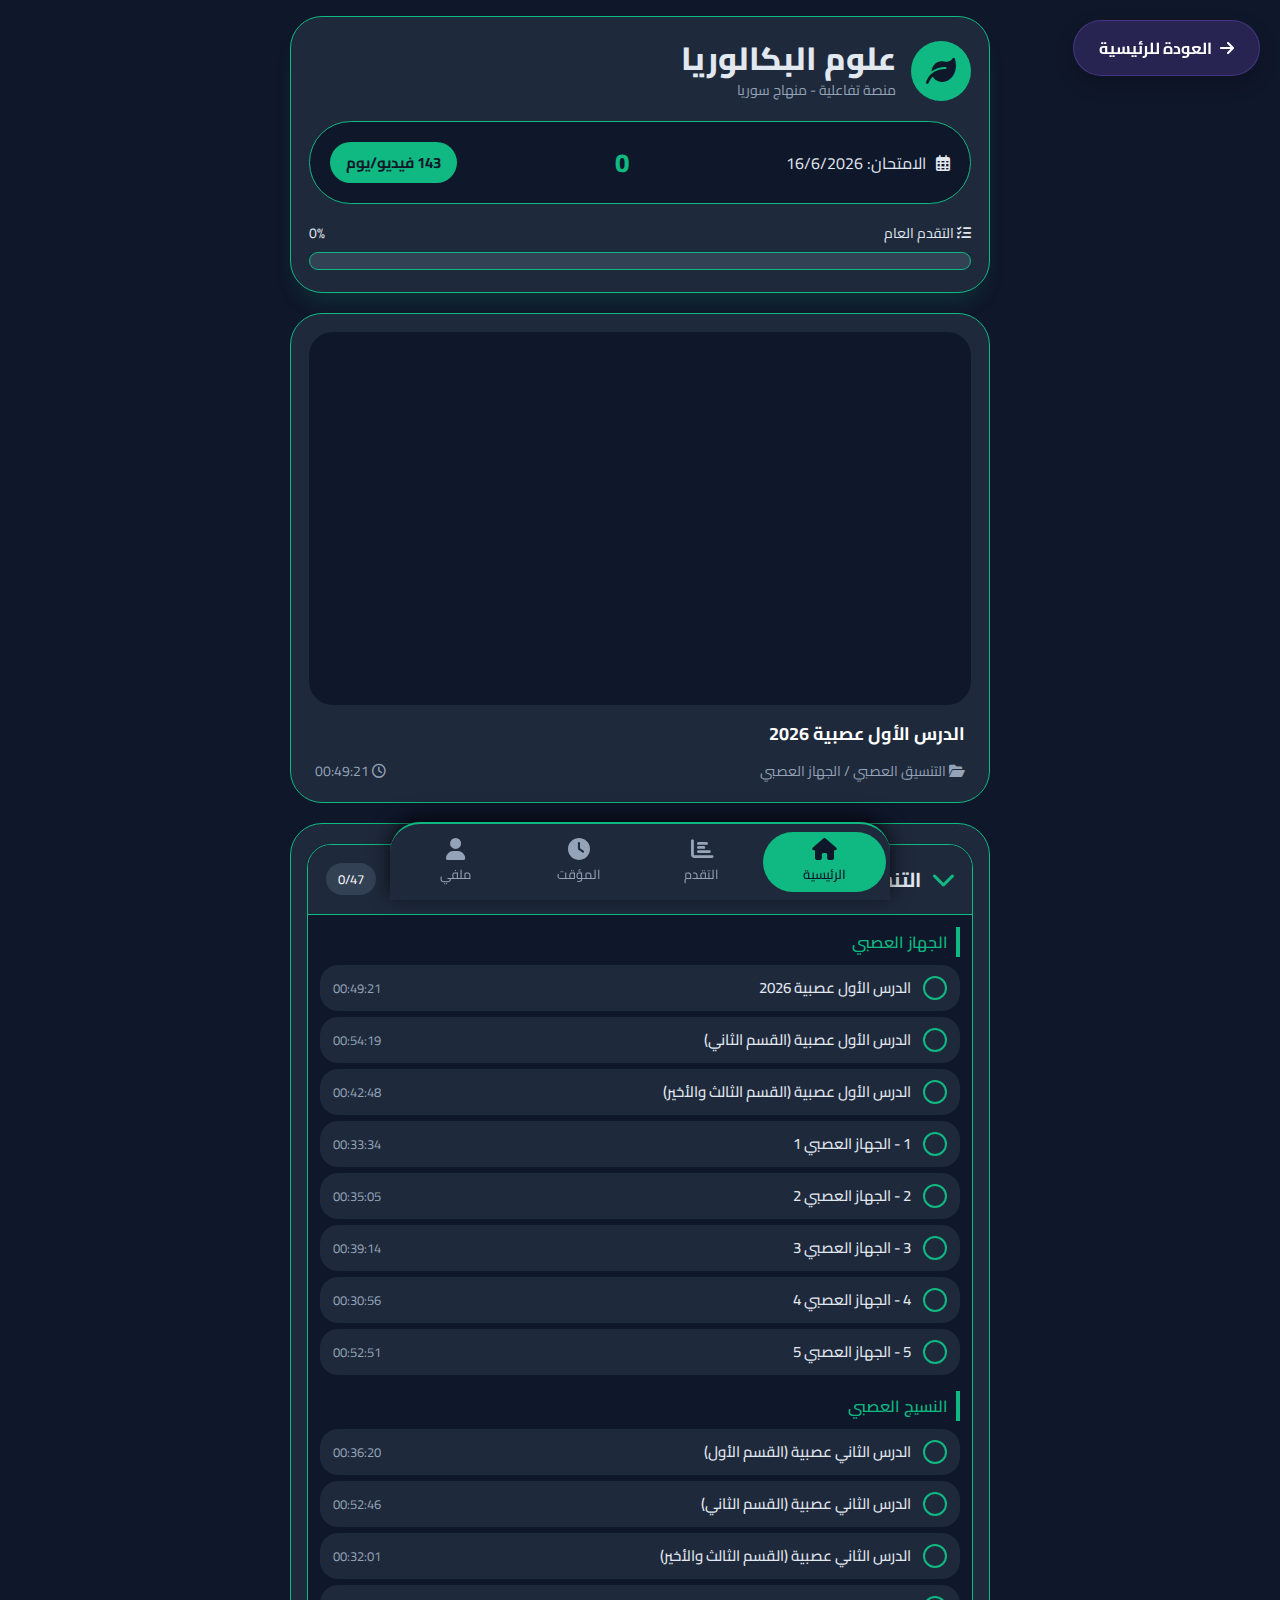
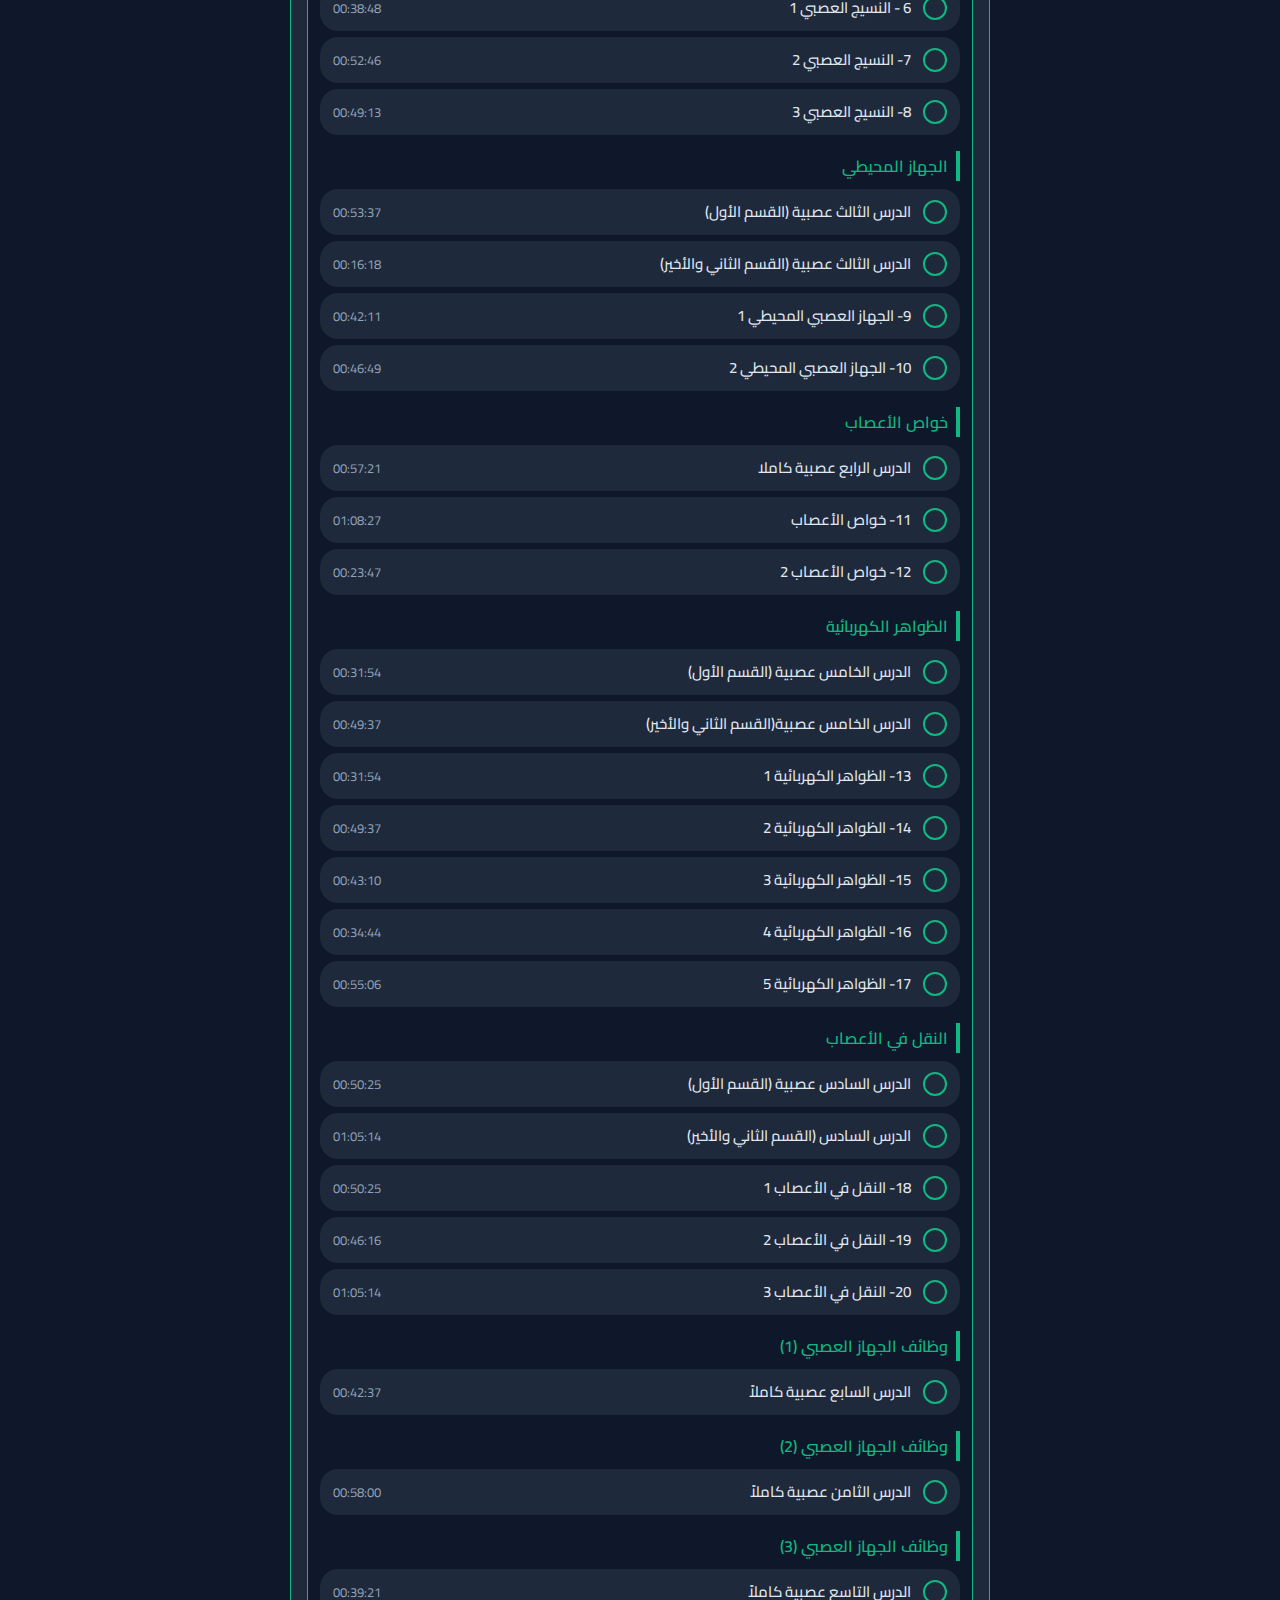
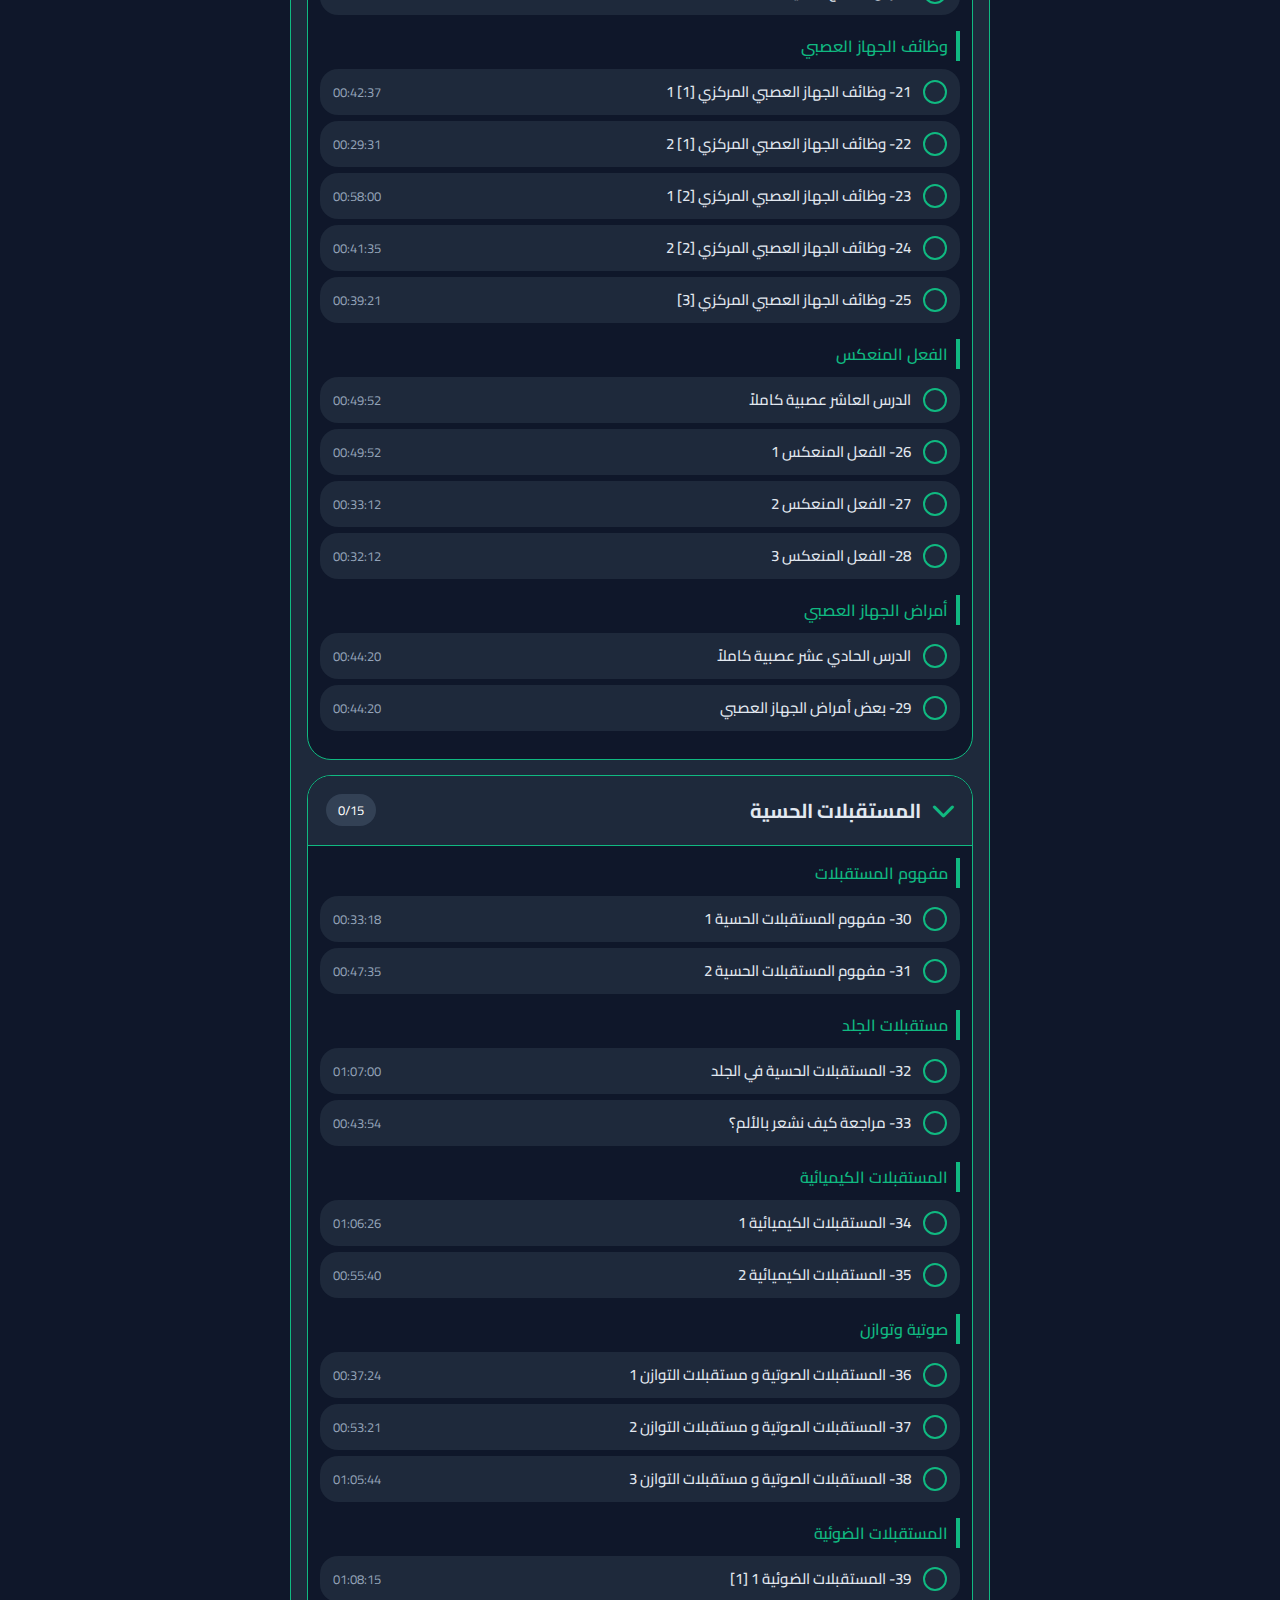
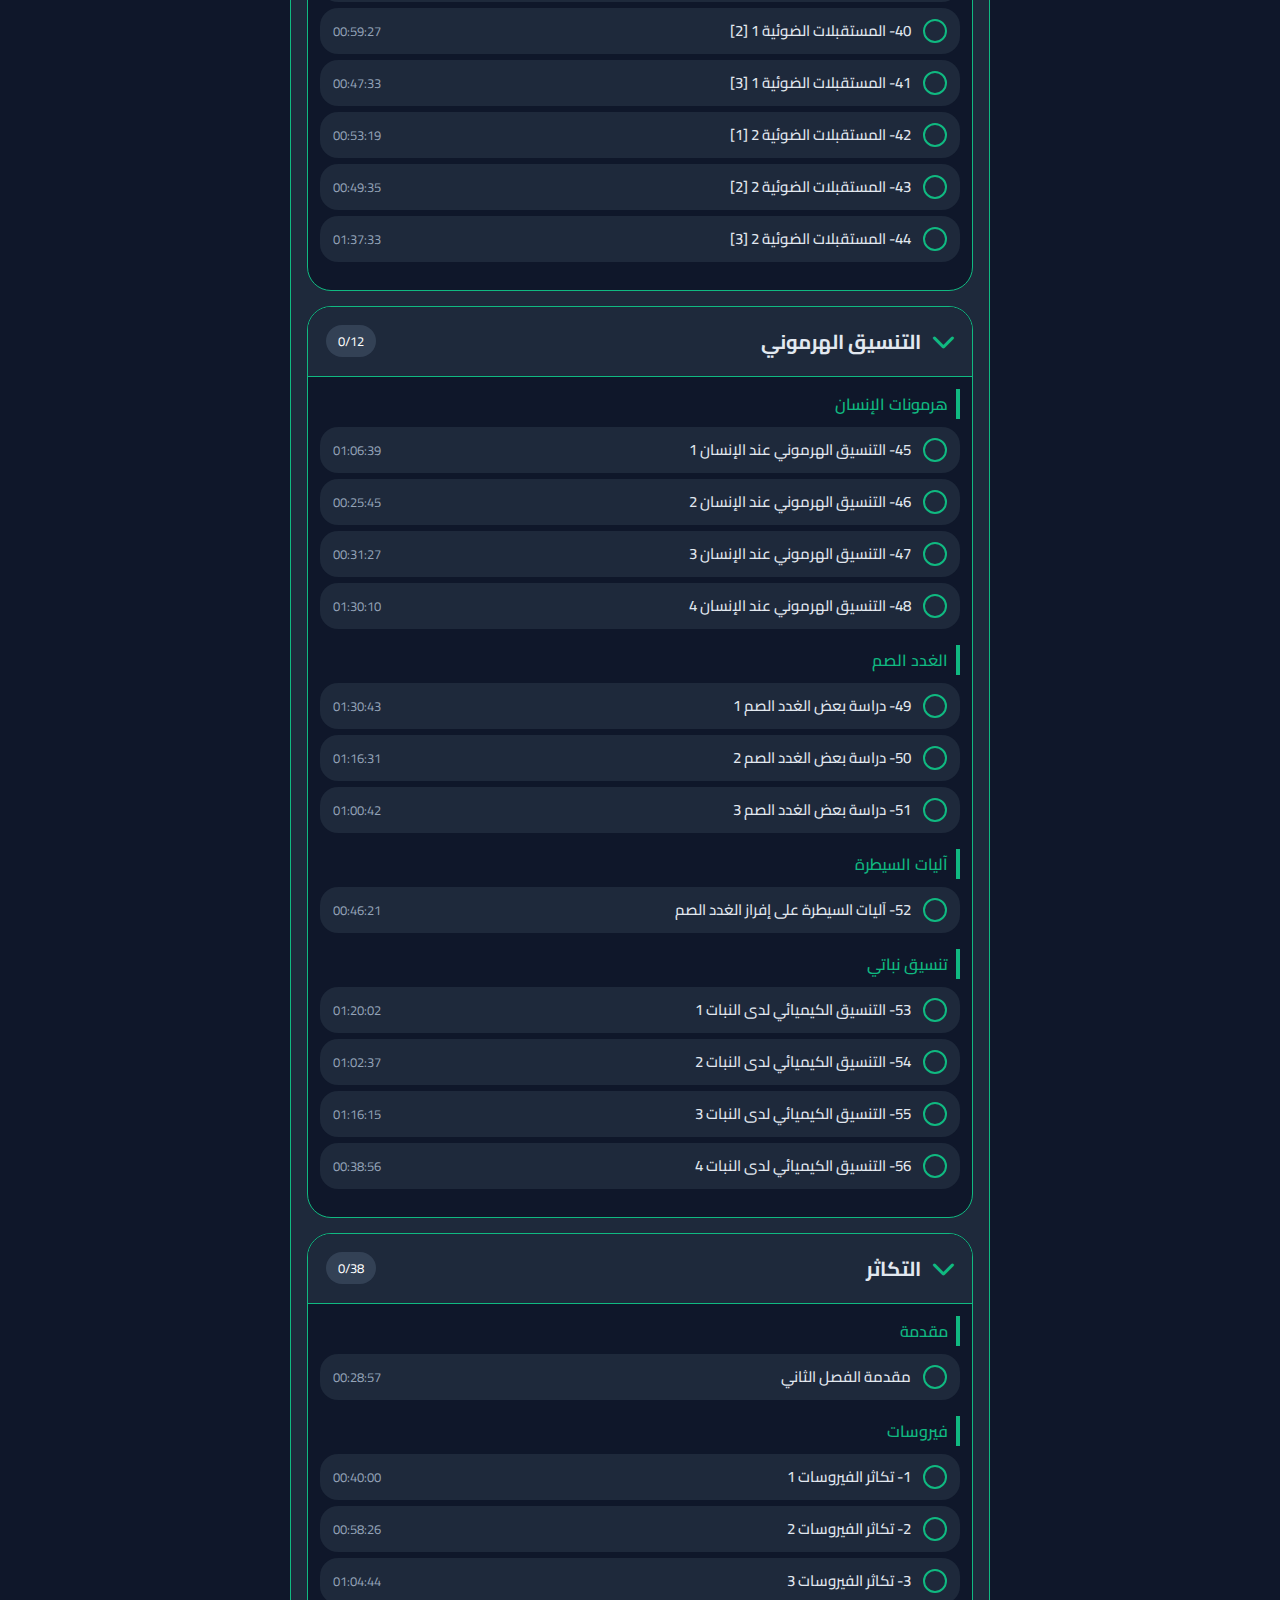
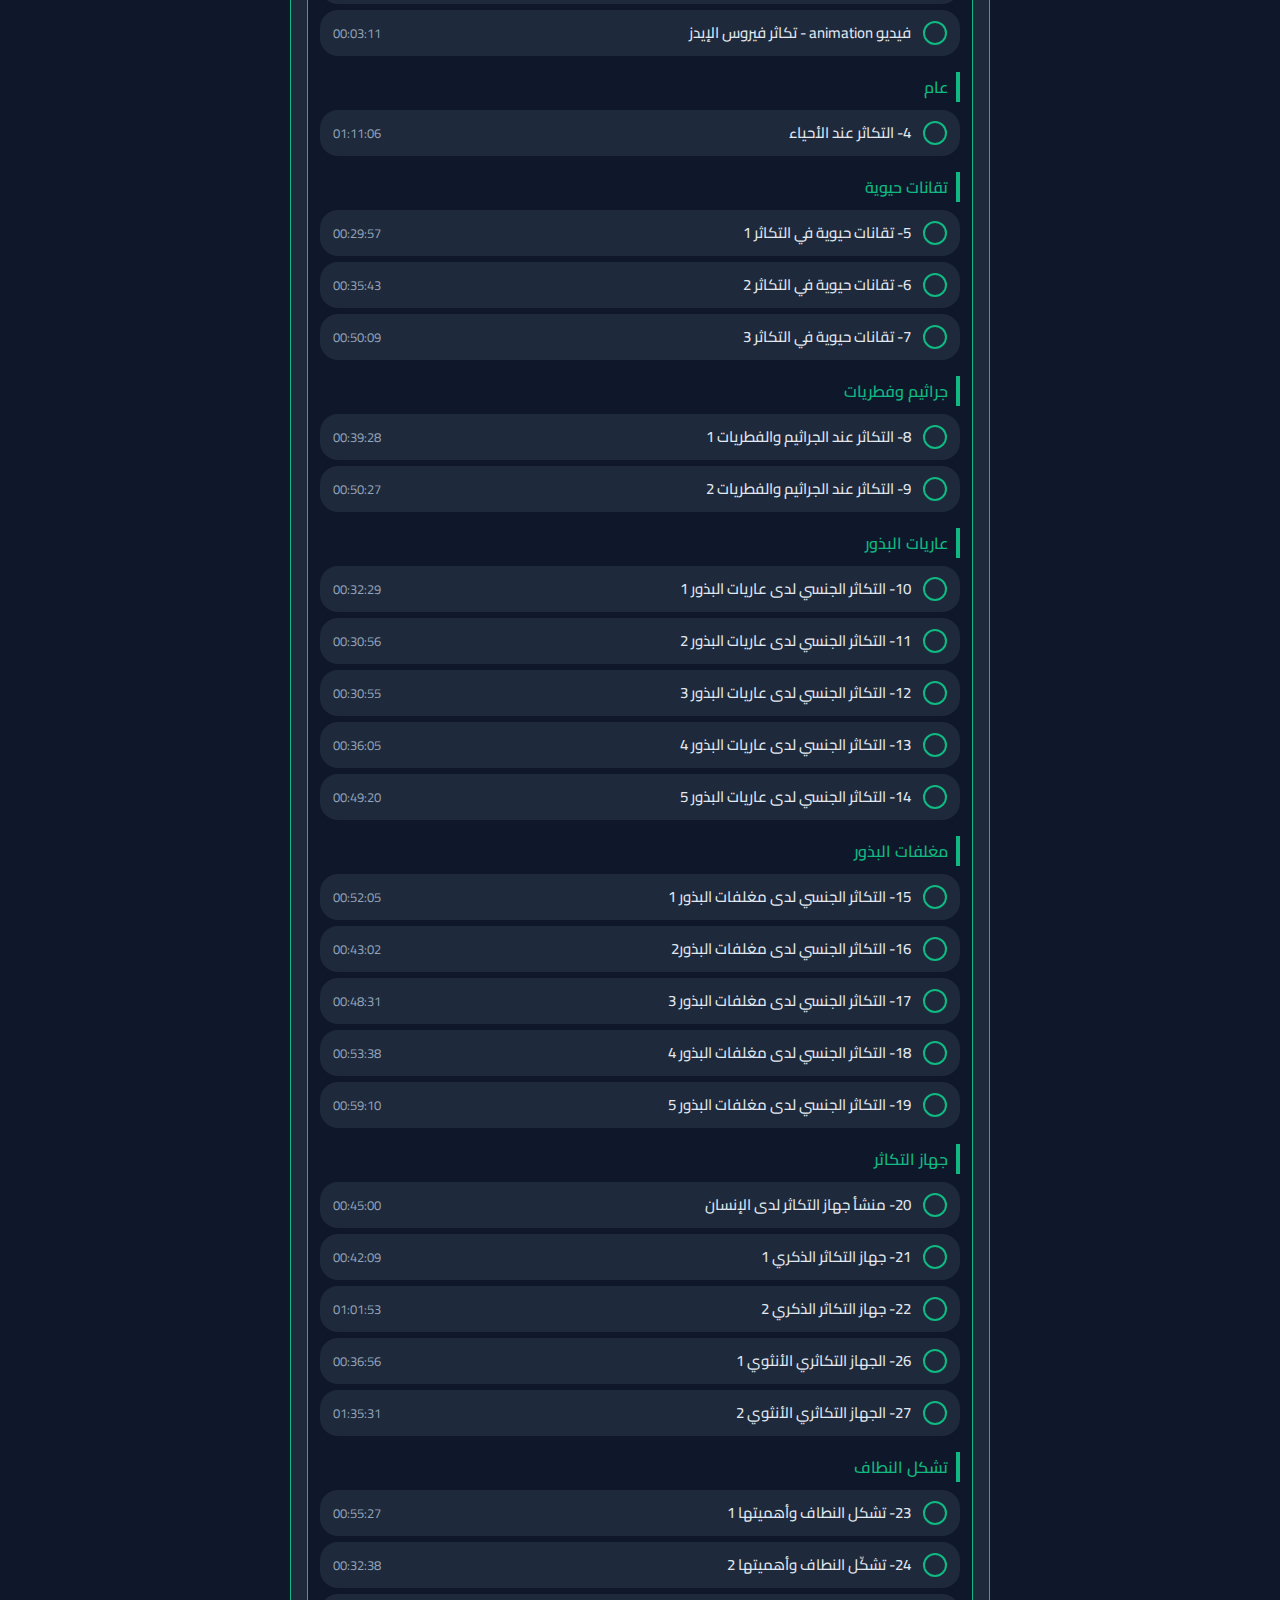
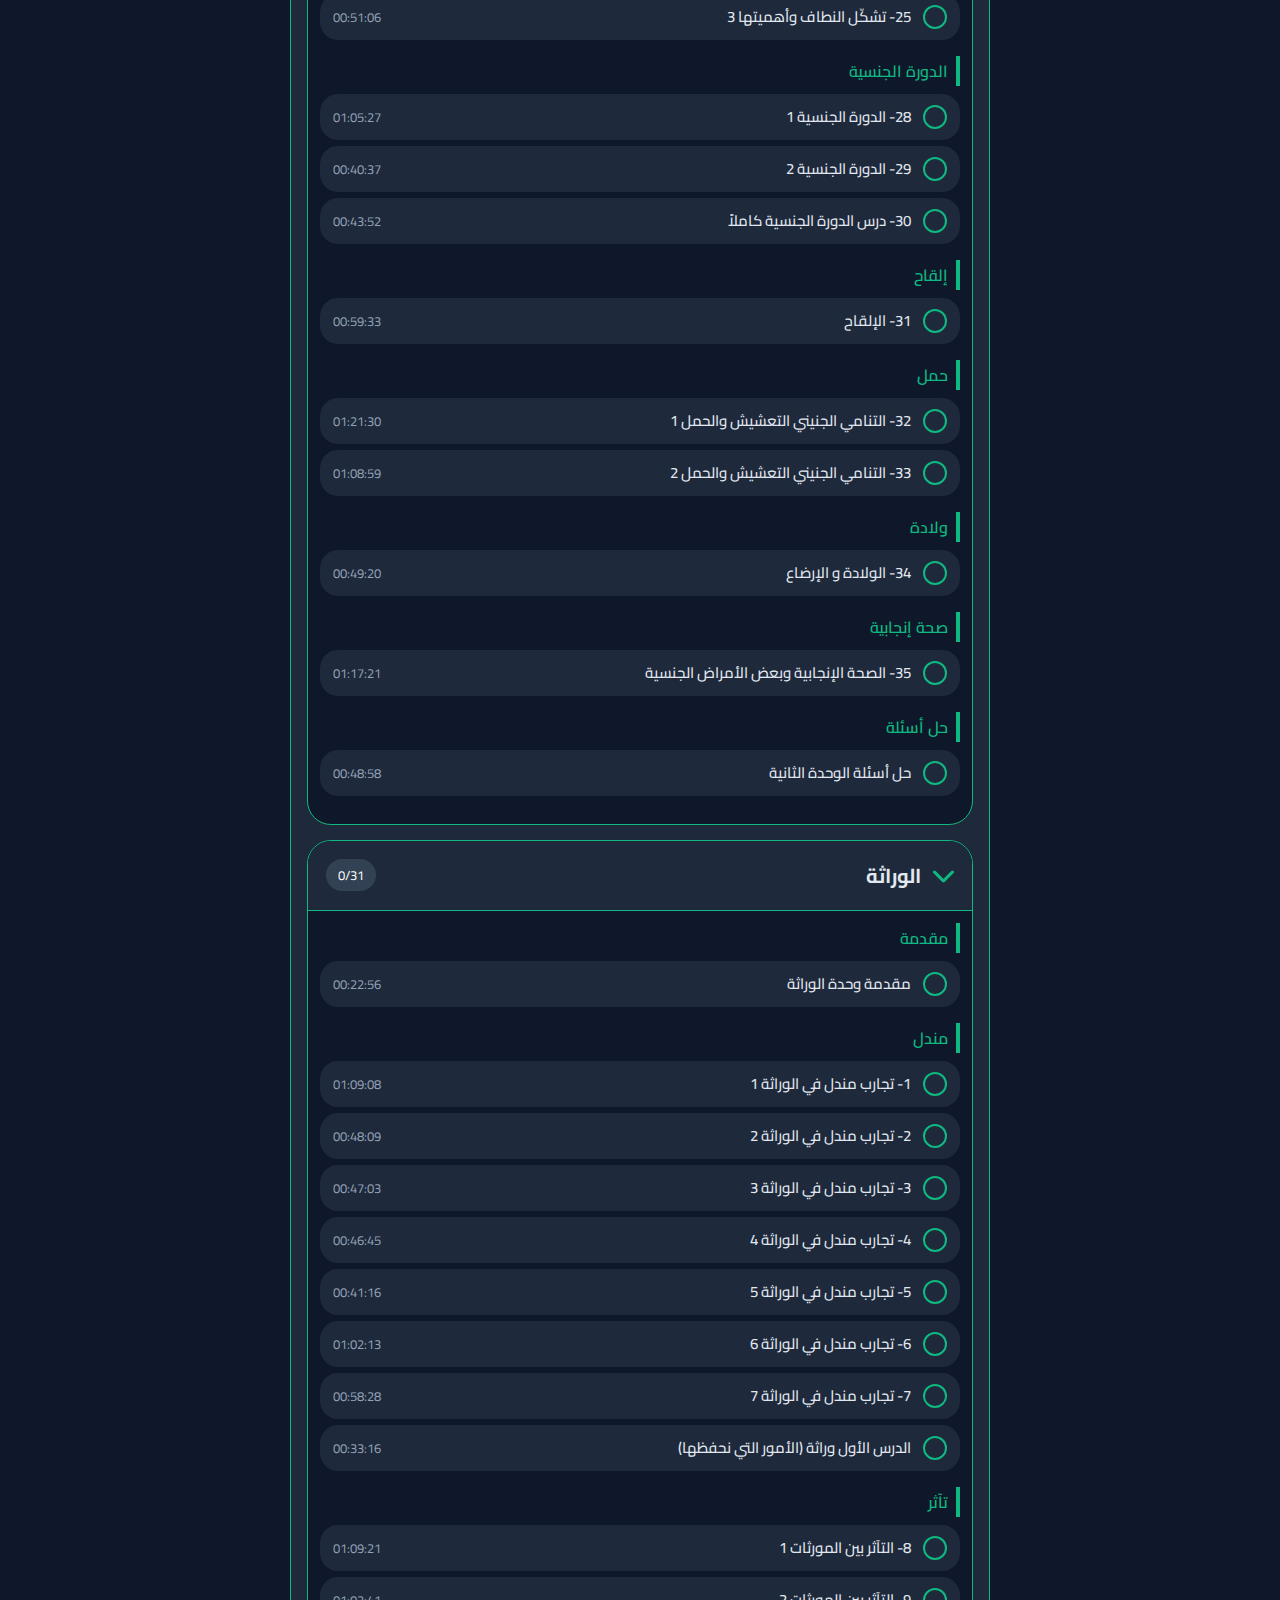
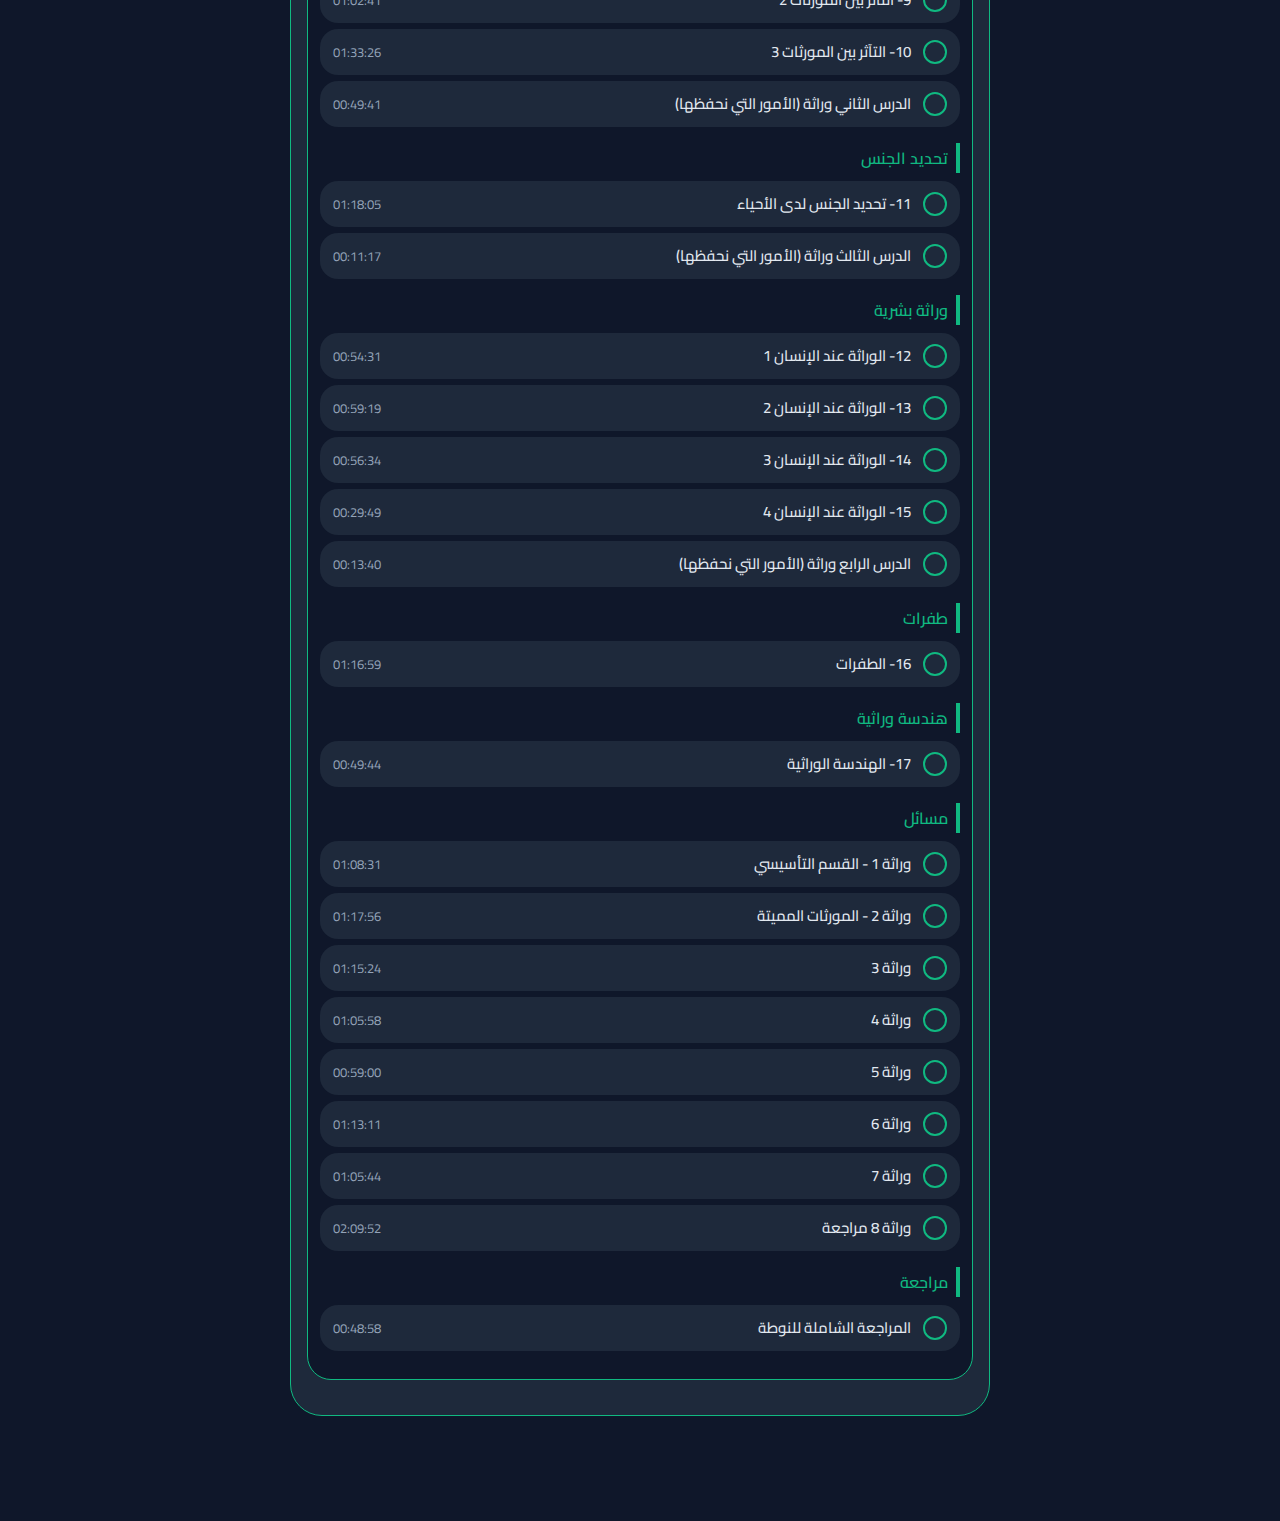
<file: pages/sci.html>
<!DOCTYPE html>
<html lang="ar" dir="rtl">
<head>
    <meta charset="UTF-8">
    <meta name="viewport" content="width=device-width, initial-scale=1.0, maximum-scale=1.0, user-scalable=yes">
    <title>🔬 علوم البكالوريا - المنصة التفاعلية الكاملة</title>
    <!-- Font Awesome 6 -->
    <link rel="stylesheet" href="https://cdnjs.cloudflare.com/ajax/libs/font-awesome/6.0.0-beta3/css/all.min.css">
    <!-- Google Fonts: Cairo / Tajawal -->
    <link rel="preconnect" href="https://fonts.googleapis.com">
    <link rel="preconnect" href="https://fonts.gstatic.com" crossorigin>
    <link href="https://fonts.googleapis.com/css2?family=Cairo:wght@400;500;600;700;800&family=Tajawal:wght@400;500;700;900&display=swap" rel="stylesheet">
    <style>
        * {
            margin: 0;
            padding: 0;
            box-sizing: border-box;
            font-family: 'Cairo', 'Tajawal', sans-serif;
        }
        body {
            background-color: #0f172a;
            color: #e2e8f0;
            padding: 16px 12px 80px 12px;
            min-height: 100vh;
        }
        .bottom-nav {
            position: fixed;
            bottom: 0;
            left: 0;
            right: 0;
            background: #1e293b;
            border-top: 2px solid #10b981;
            display: flex;
            justify-content: space-around;
            padding: 8px 4px;
            border-radius: 30px 30px 0 0;
            box-shadow: 0 -5px 20px rgba(0,0,0,0.7);
            z-index: 1000;
            backdrop-filter: blur(8px);
            max-width: 500px;
            margin: 0 auto;
        }
        .nav-item {
            display: flex;
            flex-direction: column;
            align-items: center;
            color: #94a3b8;
            transition: 0.2s;
            font-size: 13px;
            padding: 6px 12px;
            border-radius: 40px;
            cursor: pointer;
            flex: 1;
        }
        .nav-item i {
            font-size: 22px;
            margin-bottom: 2px;
        }
        .nav-item.active {
            background: #10b981;
            color: #0f172a;
            font-weight: 600;
        }
        .container {
            max-width: 700px;
            margin: 0 auto;
        }
        .header-card {
            background: #1e293b;
            border-radius: 32px;
            padding: 22px 18px;
            border: 1px solid #10b981;
            box-shadow: 0 15px 25px -10px #10b98133;
            margin-bottom: 20px;
        }
        .subject-title {
            display: flex;
            align-items: center;
            gap: 15px;
            margin-bottom: 18px;
        }
        .subject-icon {
            background: #10b981;
            width: 60px;
            height: 60px;
            border-radius: 30px;
            display: flex;
            align-items: center;
            justify-content: center;
            font-size: 30px;
            color: #0f172a;
        }
        .subject-name h1 {
            font-size: 2rem;
            font-weight: 800;
            line-height: 1.2;
        }
        .subject-name p {
            color: #94a3b8;
            font-size: 14px;
        }
        .exam-timer {
            background: #0f172a;
            border-radius: 50px;
            padding: 16px 20px;
            display: flex;
            align-items: center;
            justify-content: space-between;
            border: 1px solid #10b981;
            margin-top: 15px;
        }
        .timer-number {
            font-size: 26px;
            font-weight: 800;
            color: #10b981;
            direction: ltr;
        }
        .daily-plan {
            font-size: 15px;
            background: #10b981;
            color: #0f172a;
            padding: 6px 16px;
            border-radius: 40px;
            font-weight: 700;
        }
        .progress-section {
            margin-top: 16px;
        }
        .progress-label {
            display: flex;
            justify-content: space-between;
            font-size: 14px;
            margin-bottom: 6px;
        }
        .progress-bar-bg {
            background: #334155;
            height: 18px;
            border-radius: 30px;
            overflow: hidden;
            border: 1px solid #10b981;
        }
        .progress-fill {
            height: 100%;
            background: #10b981;
            width: 0%;
            border-radius: 30px;
            transition: width 0.3s;
        }
        .video-player-card {
            background: #1e293b;
            border-radius: 32px;
            padding: 18px;
            border: 1px solid #10b981;
            margin-bottom: 20px;
        }
        .video-wrapper {
            position: relative;
            width: 100%;
            aspect-ratio: 16/9;
            border-radius: 24px;
            overflow: hidden;
            background: #0f172a;
        }
        .video-wrapper iframe {
            width: 100%;
            height: 100%;
            border: none;
        }
        .video-title {
            margin: 12px 0 8px;
            font-weight: 700;
            font-size: 18px;
            color: white;
            padding-right: 6px;
        }
        .video-meta {
            display: flex;
            justify-content: space-between;
            color: #94a3b8;
            font-size: 14px;
            padding: 0 6px;
        }
        .units-container {
            background: #1e293b;
            border-radius: 32px;
            padding: 20px 16px;
            border: 1px solid #10b981;
            margin-bottom: 25px;
        }
        .unit-card {
            background: #0f172a;
            border-radius: 24px;
            margin-bottom: 15px;
            border: 1px solid #10b981;
            overflow: hidden;
        }
        .unit-header {
            background: #1e293b;
            padding: 16px 18px;
            display: flex;
            align-items: center;
            gap: 12px;
            cursor: pointer;
            border-bottom: 1px solid #10b981;
        }
        .unit-header i {
            font-size: 24px;
            color: #10b981;
            transition: 0.2s;
        }
        .unit-header .unit-title {
            font-size: 20px;
            font-weight: 700;
            flex: 1;
        }
        .unit-progress {
            background: #334155;
            padding: 4px 12px;
            border-radius: 50px;
            font-size: 13px;
            color: white;
        }
        .sub-units {
            padding: 12px;
        }
        .sub-unit {
            margin-bottom: 16px;
        }
        .sub-unit-title {
            font-size: 16px;
            font-weight: 600;
            color: #10b981;
            margin-bottom: 8px;
            padding-right: 8px;
            border-right: 4px solid #10b981;
        }
        .lesson-list {
            list-style: none;
        }
        .lesson-item {
            display: flex;
            align-items: center;
            gap: 12px;
            padding: 10px 12px;
            background: #1e293b;
            border-radius: 18px;
            margin-bottom: 6px;
            transition: 0.2s;
            border: 1px solid transparent;
        }
        .lesson-item:hover {
            border-color: #10b981;
        }
        .lesson-watch {
            width: 24px;
            height: 24px;
            border-radius: 50%;
            border: 2px solid #10b981;
            background: transparent;
            cursor: pointer;
            display: flex;
            align-items: center;
            justify-content: center;
            color: #10b981;
            font-size: 14px;
            flex-shrink: 0;
        }
        .lesson-watch.watched {
            background: #10b981;
            color: #0f172a;
        }
        .lesson-info {
            flex: 1;
            font-size: 15px;
            font-weight: 500;
            line-height: 1.4;
            cursor: pointer;
        }
        .lesson-duration {
            font-size: 13px;
            color: #94a3b8;
            white-space: nowrap;
        }
        .progress-panel, .timer-panel, .profile-panel {
            background: #1e293b;
            border-radius: 32px;
            padding: 20px 18px;
            border: 1px solid #10b981;
            margin-bottom: 20px;
        }
        .stats-grid {
            display: grid;
            grid-template-columns: 1fr 1fr;
            gap: 15px;
            margin-bottom: 20px;
        }
        .stat-card {
            background: #0f172a;
            border-radius: 24px;
            padding: 18px 12px;
            text-align: center;
            border: 1px solid #10b981;
        }
        .stat-number {
            font-size: 36px;
            font-weight: 800;
            color: #10b981;
        }
        .stat-label {
            font-size: 15px;
            margin-top: 5px;
        }
        .badge-container {
            display: flex;
            flex-wrap: wrap;
            gap: 12px;
            margin: 20px 0;
            justify-content: center;
        }
        .badge {
            background: #0f172a;
            border: 2px solid #334155;
            border-radius: 60px;
            padding: 12px 18px;
            display: flex;
            align-items: center;
            gap: 12px;
            font-weight: 600;
            opacity: 0.5;
        }
        .badge.achieved {
            border-color: #10b981;
            background: #10b981;
            color: #0f172a;
            opacity: 1;
        }
        .badge i {
            font-size: 26px;
        }
        .countdown-big {
            font-size: 48px;
            font-weight: 800;
            color: #10b981;
            text-align: center;
            direction: ltr;
        }
        .plan-box {
            background: #0f172a;
            border-radius: 30px;
            padding: 18px;
            margin-top: 20px;
            border: 1px solid #10b981;
        }
        .page {
            display: none;
        }
        .page.active {
            display: block;
        }
        .text-center { text-align: center; }
        .mt-3 { margin-top: 16px; }
        .mb-2 { margin-bottom: 8px; }
        hr {
            border: 0.5px solid #334155;
            margin: 20px 0;
        }
        .small-note {
            color: #94a3b8;
            font-size: 13px;
        }
    </style>
<!-- بداية: إضافة الزر الزجاجي العصري -->
    <style>
        .glass-back-btn {
            position: fixed;
            top: 20px;
            right: 20px;
            background: rgba(139, 92, 246, 0.2);
            backdrop-filter: blur(10px);
            -webkit-backdrop-filter: blur(10px);
            border: 1px solid rgba(139, 92, 246, 0.3);
            color: white;
            padding: 12px 25px;
            border-radius: 50px;
            text-decoration: none;
            font-weight: bold;
            z-index: 9999;
            box-shadow: 0 8px 20px rgba(0, 0, 0, 0.2);
            transition: all 0.3s ease;
            font-size: 16px;
            letter-spacing: 0.5px;
            display: flex;
            align-items: center;
            gap: 8px;
        }

        .glass-back-btn:hover {
            background: rgba(139, 92, 246, 0.35);
            border: 1px solid rgba(139, 92, 246, 0.5);
            transform: translateY(-2px);
            box-shadow: 0 15px 30px rgba(0, 0, 0, 0.3);
        }

        .glass-back-btn:active {
            transform: translateY(0);
        }
    </style>
    <!-- نهاية الزر الزجاجي -->
</head>
<body>
    <!-- الزر الزجاجي -->
    <a href="../index.html" class="glass-back-btn"><i class="fas fa-arrow-right"></i> العودة للرئيسية</a>

</head>
<body>
    <div class="container">

        <!-- ======== الهيدر ثابت ======== -->
        <div class="header-card">
            <div class="subject-title">
                <div class="subject-icon"><i class="fas fa-leaf"></i></div>
                <div class="subject-name">
                    <h1>علوم البكالوريا</h1>
                    <p>منصة تفاعلية - منهاج سوريا</p>
                </div>
            </div>
            <div class="exam-timer">
                <div><i class="far fa-calendar-alt" style="margin-left:6px;"></i> الامتحان: 16/6/2026</div>
                <div class="timer-number" id="countdown-days">0</div>
                <div class="daily-plan" id="daily-plan-text">خطة 0/يوم</div>
            </div>
            <div class="progress-section">
                <div class="progress-label">
                    <span><i class="fas fa-tasks"></i> التقدم العام</span>
                    <span id="overall-percent">0%</span>
                </div>
                <div class="progress-bar-bg">
                    <div class="progress-fill" id="overall-progress" style="width:0%"></div>
                </div>
            </div>
        </div>

        <!-- ======== الصفحات ======== -->
        <div id="page-home" class="page active">
            <!-- مشغل الفيديو -->
            <div class="video-player-card">
                <div class="video-wrapper">
                    <iframe id="youtube-player" src="https://www.youtube.com/embed/SIscKlu_dLc" frameborder="0" allowfullscreen></iframe>
                </div>
                <div class="video-title" id="current-video-title">الدرس الأول عصبية 2026</div>
                <div class="video-meta">
                    <span id="current-unit"><i class="fas fa-folder-open"></i> عصبية</span>
                    <span id="current-duration"><i class="far fa-clock"></i> 00:00</span>
                </div>
            </div>

            <!-- الوحدات القابلة للطي -->
            <div class="units-container" id="units-container"></div>
        </div>

        <!-- صفحة التقدم -->
        <div id="page-progress" class="page">
            <div class="progress-panel">
                <h2 style="font-size: 26px; margin-bottom: 15px;"><i class="fas fa-chart-line" style="color:#10b981;"></i> إحصائياتك</h2>
                <div class="stats-grid">
                    <div class="stat-card">
                        <div class="stat-number" id="watched-count">0</div>
                        <div class="stat-label">فيديو مُشاهَد</div>
                    </div>
                    <div class="stat-card">
                        <div class="stat-number" id="total-hours">0</div>
                        <div class="stat-label">ساعة مشاهدة</div>
                    </div>
                    <div class="stat-card">
                        <div class="stat-number" id="remaining-count">133</div>
                        <div class="stat-label">فيديو متبقي</div>
                    </div>
                    <div class="stat-card">
                        <div class="stat-number" id="completion-percent">0%</div>
                        <div class="stat-label">إنجاز</div>
                    </div>
                </div>
                <hr>
                <h3><i class="fas fa-medal"></i> شارات الإنجاز</h3>
                <div class="badge-container" id="badge-container">
                    <div class="badge" id="badge5"><i class="fas fa-play"></i> 5 فيديوهات</div>
                    <div class="badge" id="badge25"><i class="fas fa-star"></i> 25 فيديو</div>
                    <div class="badge" id="badge50"><i class="fas fa-crown"></i> 50 فيديو</div>
                    <div class="badge" id="badge100"><i class="fas fa-dragon"></i> 100 فيديو</div>
                </div>
                <hr>
                <h3><i class="fas fa-chart-pie"></i> تقدم الوحدات</h3>
                <div id="unit-progress-list" style="margin-top:15px;"></div>
            </div>
        </div>

        <!-- صفحة المؤقت -->
        <div id="page-timer" class="page">
            <div class="timer-panel">
                <h2 style="margin-bottom: 10px;"><i class="fas fa-hourglass-half"></i> العد التنازلي للامتحان</h2>
                <div class="countdown-big" id="countdown-large">0</div>
                <div class="plan-box">
                    <div style="font-size: 20px; font-weight: 700;">📅 خطتك اليومية</div>
                    <div style="font-size: 18px; margin: 15px 0;" id="daily-plan-detail">0 فيديو / يوم</div>
                    <p class="small-note">لمشاهدة جميع الفيديوهات المتبقية قبل الامتحان</p>
                </div>
                <div style="background: #0f172a; border-radius: 24px; padding: 16px; margin-top: 20px;">
                    <p><i class="fas fa-info-circle" style="color:#10b981;"></i> الامتحان يوم 16 حزيران 2026. واصل بنشاط!</p>
                </div>
            </div>
        </div>

        <!-- صفحة الملف الشخصي -->
        <div id="page-profile" class="page">
            <div class="profile-panel">
                <div style="display: flex; gap: 20px; align-items: center;">
                    <div style="background:#10b981; width:80px; height:80px; border-radius: 40px; display: flex; align-items: center; justify-content: center; font-size: 40px; color:#0f172a;">
                        <i class="fas fa-user-graduate"></i>
                    </div>
                    <div>
                        <h3>طالب بكالوريا</h3>
                        <p class="small-note">علوم - فرع علمي</p>
                    </div>
                </div>
                <hr>
                <div><i class="fas fa-check-circle" style="color:#10b981;"></i> آخر فيديو تم مشاهدته: <span id="last-watched">لا يوجد</span></div>
                <div style="margin-top: 15px;"><i class="fas fa-save"></i> يتم حفظ التقدم تلقائياً</div>
                <div style="margin-top: 20px;" class="small-note">عدد الفيديوهات الكلي: 133</div>
            </div>
        </div>

        <!-- شريط التنقل السفلي -->
        <div class="bottom-nav">
            <div class="nav-item active" data-page="home"><i class="fas fa-home"></i><span>الرئيسية</span></div>
            <div class="nav-item" data-page="progress"><i class="fas fa-chart-bar"></i><span>التقدم</span></div>
            <div class="nav-item" data-page="timer"><i class="fas fa-clock"></i><span>المؤقت</span></div>
            <div class="nav-item" data-page="profile"><i class="fas fa-user"></i><span>ملفي</span></div>
        </div>
    </div>

    <script>
        (function() {
            // ---------- بيانات الفيديوهات الكاملة (133 فيديو) ----------
            const videos = [
                // ========== الوحدة الأولى - التنسيق العصبي (58 فيديو) ==========
                // الجهاز العصبي (13)
                { id: 0, title: "الدرس الأول عصبية 2026", youtubeId: "SIscKlu_dLc", unit: "التنسيق العصبي", subUnit: "الجهاز العصبي", duration: "00:49:21" },
                { id: 1, title: "الدرس الأول عصبية (القسم الثاني)", youtubeId: "kVH3MJHtq2U", unit: "التنسيق العصبي", subUnit: "الجهاز العصبي", duration: "00:54:19" },
                { id: 2, title: "الدرس الأول عصبية (القسم الثالث والأخير)", youtubeId: "sVVm_ocIBnw", unit: "التنسيق العصبي", subUnit: "الجهاز العصبي", duration: "00:42:48" },
                { id: 3, title: "1 - الجهاز العصبي 1", youtubeId: "1- الجهاز العصبي 1 __ علوم بكالوريا 2025(360P).mp4", unit: "التنسيق العصبي", subUnit: "الجهاز العصبي", duration: "00:33:34" },
                { id: 4, title: "2 - الجهاز العصبي 2", youtubeId: "2- الجهاز العصبي 2 __ علوم بكالوريا 2025(360P).mp4", unit: "التنسيق العصبي", subUnit: "الجهاز العصبي", duration: "00:35:05" },
                { id: 5, title: "3 - الجهاز العصبي 3", youtubeId: "3- الجهاز العصبي 3 __ علوم بكالوريا 2025(480P).mp4", unit: "التنسيق العصبي", subUnit: "الجهاز العصبي", duration: "00:39:14" },
                { id: 6, title: "4 - الجهاز العصبي 4", youtubeId: "4- الجهاز العصبي 4 __ علوم بكالوريا 2025(480P).mp4", unit: "التنسيق العصبي", subUnit: "الجهاز العصبي", duration: "00:30:56" },
                { id: 7, title: "5 - الجهاز العصبي 5", youtubeId: "5- الجهاز العصبي 5 __ علوم بكالوريا 2025(360P).mp4", unit: "التنسيق العصبي", subUnit: "الجهاز العصبي", duration: "00:52:51" },
                
                // النسيج العصبي (8)
                { id: 8, title: "الدرس الثاني عصبية (القسم الأول)", youtubeId: "Y5zKYzgZdo4", unit: "التنسيق العصبي", subUnit: "النسيج العصبي", duration: "00:36:20" },
                { id: 9, title: "الدرس الثاني عصبية (القسم الثاني)", youtubeId: "eBS5xKclKl8", unit: "التنسيق العصبي", subUnit: "النسيج العصبي", duration: "00:52:46" },
                { id: 10, title: "الدرس الثاني عصبية (القسم الثالث والأخير)", youtubeId: "DwsfCR5GfoY", unit: "التنسيق العصبي", subUnit: "النسيج العصبي", duration: "00:32:01" },
                { id: 11, title: "6 - النسيج العصبي 1", youtubeId: "6- النسيج العصبي 1 __ علوم بكالوريا 2025(360P).mp4", unit: "التنسيق العصبي", subUnit: "النسيج العصبي", duration: "00:38:48" },
                { id: 12, title: "7- النسيج العصبي 2", youtubeId: "7- النسيج العصبي 2 __ علوم بكالوريا 2025(360P).mp4", unit: "التنسيق العصبي", subUnit: "النسيج العصبي", duration: "00:52:46" },
                { id: 13, title: "8- النسيج العصبي 3", youtubeId: "8- النسيج العصبي 3 __ علوم بكالوريا 2025(360P).mp4", unit: "التنسيق العصبي", subUnit: "النسيج العصبي", duration: "00:49:13" },

                // الجهاز المحيطي (6)
                { id: 14, title: "الدرس الثالث عصبية (القسم الأول)", youtubeId: "uljewnlV5Hs", unit: "التنسيق العصبي", subUnit: "الجهاز المحيطي", duration: "00:53:37" },
                { id: 15, title: "الدرس الثالث عصبية (القسم الثاني والأخير)", youtubeId: "kU4eAfa1rFE", unit: "التنسيق العصبي", subUnit: "الجهاز المحيطي", duration: "00:16:18" },
                { id: 16, title: "9- الجهاز العصبي المحيطي 1", youtubeId: "9- الجهاز العصبي المحيطي 1 __ علوم بكالوريا 2025(480P).mp4", unit: "التنسيق العصبي", subUnit: "الجهاز المحيطي", duration: "00:42:11" },
                { id: 17, title: "10- الجهاز العصبي المحيطي 2", youtubeId: "10- الجهاز العصبي المحيطي 2 __ علوم بكالوريا 2025(360P).mp4", unit: "التنسيق العصبي", subUnit: "الجهاز المحيطي", duration: "00:46:49" },

                // خواص الأعصاب (3)
                { id: 18, title: "الدرس الرابع عصبية كاملا", youtubeId: "m5dTOFYjm1s", unit: "التنسيق العصبي", subUnit: "خواص الأعصاب", duration: "00:57:21" },
                { id: 19, title: "11- خواص الأعصاب", youtubeId: "11- خواص الأعصاب __ علوم بكالوريا 2025(480P).mp4", unit: "التنسيق العصبي", subUnit: "خواص الأعصاب", duration: "01:08:27" },
                { id: 20, title: "12- خواص الأعصاب 2", youtubeId: "12- خواص الأعصاب 2 __ علوم بكالوريا 2025(480P).mp4", unit: "التنسيق العصبي", subUnit: "خواص الأعصاب", duration: "00:23:47" },

                // الظواهر الكهربائية (5)
                { id: 21, title: "الدرس الخامس عصبية (القسم الأول)", youtubeId: "t3DGna5SK-4", unit: "التنسيق العصبي", subUnit: "الظواهر الكهربائية", duration: "00:31:54" },
                { id: 22, title: "الدرس الخامس عصبية(القسم الثاني والأخير)", youtubeId: "QWHGZNpvd94", unit: "التنسيق العصبي", subUnit: "الظواهر الكهربائية", duration: "00:49:37" },
                { id: 23, title: "13- الظواهر الكهربائية 1", youtubeId: "13- الظواهر الكهربائية 1 __ علوم بكالوريا 2025(480P).mp4", unit: "التنسيق العصبي", subUnit: "الظواهر الكهربائية", duration: "00:31:54" },
                { id: 24, title: "14- الظواهر الكهربائية 2", youtubeId: "14- الظواهر الكهربائية 2 __ علوم بكالوريا 2025(480P).mp4", unit: "التنسيق العصبي", subUnit: "الظواهر الكهربائية", duration: "00:49:37" },
                { id: 25, title: "15- الظواهر الكهربائية 3", youtubeId: "15- الظواهر الكهربائية 3 __ علوم بكالوريا 2025(480P).mp4", unit: "التنسيق العصبي", subUnit: "الظواهر الكهربائية", duration: "00:43:10" },
                { id: 26, title: "16- الظواهر الكهربائية 4", youtubeId: "16- الظواهر الكهربائية 4 __ علوم بكالوريا 2025(480P).mp4", unit: "التنسيق العصبي", subUnit: "الظواهر الكهربائية", duration: "00:34:44" },
                { id: 27, title: "17- الظواهر الكهربائية 5", youtubeId: "17- الظواهر الكهربائية 5 __علوم بكالوريا 2025(480P).mp4", unit: "التنسيق العصبي", subUnit: "الظواهر الكهربائية", duration: "00:55:06" },

                // النقل في الأعصاب (5)
                { id: 28, title: "الدرس السادس عصبية (القسم الأول)", youtubeId: "gooZvIrZy1k", unit: "التنسيق العصبي", subUnit: "النقل في الأعصاب", duration: "00:50:25" },
                { id: 29, title: "الدرس السادس (القسم الثاني والأخير)", youtubeId: "7-et3o4cxto", unit: "التنسيق العصبي", subUnit: "النقل في الأعصاب", duration: "01:05:14" },
                { id: 30, title: "18- النقل في الأعصاب 1", youtubeId: "18- النقل في الأعصاب 1 __ علوم بكالوريا 2025(480P).mp4", unit: "التنسيق العصبي", subUnit: "النقل في الأعصاب", duration: "00:50:25" },
                { id: 31, title: "19- النقل في الأعصاب 2", youtubeId: "19- النقل في الأعصاب 2 __ علوم بكالوريا 2025(480P).mp4", unit: "التنسيق العصبي", subUnit: "النقل في الأعصاب", duration: "00:46:16" },
                { id: 32, title: "20- النقل في الأعصاب 3", youtubeId: "20- النقل في الأعصاب 3 __ علوم بكالوريا 2025(360P).mp4", unit: "التنسيق العصبي", subUnit: "النقل في الأعصاب", duration: "01:05:14" },

                // وظائف الجهاز العصبي (6)
                { id: 33, title: "الدرس السابع عصبية كاملاً", youtubeId: "XXBg1ueqCtM", unit: "التنسيق العصبي", subUnit: "وظائف الجهاز العصبي (1)", duration: "00:42:37" },
                { id: 34, title: "الدرس الثامن عصبية كاملاً", youtubeId: "NUBRKS76zzY", unit: "التنسيق العصبي", subUnit: "وظائف الجهاز العصبي (2)", duration: "00:58:00" },
                { id: 35, title: "الدرس التاسع عصبية كاملاً", youtubeId: "VwPnFt-8nuY", unit: "التنسيق العصبي", subUnit: "وظائف الجهاز العصبي (3)", duration: "00:39:21" },
                { id: 36, title: "21- وظائف الجهاز العصبي المركزي [1] 1", youtubeId: "21- وظائف الجهاز العصبي المركزي [1] 1 __ علوم بكالوريا 2025(480P).mp4", unit: "التنسيق العصبي", subUnit: "وظائف الجهاز العصبي", duration: "00:42:37" },
                { id: 37, title: "22- وظائف الجهاز العصبي المركزي [1] 2", youtubeId: "22- وظائف الجهاز العصبي المركزي [1] 2 __ علوم بكالوريا 2025(480P).mp4", unit: "التنسيق العصبي", subUnit: "وظائف الجهاز العصبي", duration: "00:29:31" },
                { id: 38, title: "23- وظائف الجهاز العصبي المركزي [2] 1", youtubeId: "23- وظائف الجهاز العصبي المركزي [2] 1 __ علوم بكالوريا 2025(360P).mp4", unit: "التنسيق العصبي", subUnit: "وظائف الجهاز العصبي", duration: "00:58:00" },
                { id: 39, title: "24- وظائف الجهاز العصبي المركزي [2] 2", youtubeId: "24- وظائف الجهاز العصبي المركزي [2] 2 __ علوم بكالوريا 2025(360P).mp4", unit: "التنسيق العصبي", subUnit: "وظائف الجهاز العصبي", duration: "00:41:35" },
                { id: 40, title: "25- وظائف الجهاز العصبي المركزي [3]", youtubeId: "25- وظائف الجهاز العصبي المركزي [3] __ علوم بكالوريا 2025(360P).mp4", unit: "التنسيق العصبي", subUnit: "وظائف الجهاز العصبي", duration: "00:39:21" },

                // الفعل المنعكس (3)
                { id: 41, title: "الدرس العاشر عصبية كاملاً", youtubeId: "J1hg1wPI4ow", unit: "التنسيق العصبي", subUnit: "الفعل المنعكس", duration: "00:49:52" },
                { id: 42, title: "26- الفعل المنعكس 1", youtubeId: "26- الفعل المنعكس 1 __ علوم بكالوريا 2025(360P).mp4", unit: "التنسيق العصبي", subUnit: "الفعل المنعكس", duration: "00:49:52" },
                { id: 43, title: "27- الفعل المنعكس 2", youtubeId: "27- الفعل المنعكس 2 __ علوم بكالوريا 2025(360P).mp4", unit: "التنسيق العصبي", subUnit: "الفعل المنعكس", duration: "00:33:12" },
                { id: 44, title: "28- الفعل المنعكس 3", youtubeId: "28- الفعل المنعكس 3 __ علوم بكالوريا 2025(360P).mp4", unit: "التنسيق العصبي", subUnit: "الفعل المنعكس", duration: "00:32:12" },

                // أمراض الجهاز العصبي (1)
                { id: 45, title: "الدرس الحادي عشر عصبية كاملاً", youtubeId: "yfwASOc07Pg", unit: "التنسيق العصبي", subUnit: "أمراض الجهاز العصبي", duration: "00:44:20" },
                { id: 46, title: "29- بعض أمراض الجهاز العصبي", youtubeId: "29- بعض أمراض الجهاز العصبي __ علوم بكالوريا 2025(360P).mp4", unit: "التنسيق العصبي", subUnit: "أمراض الجهاز العصبي", duration: "00:44:20" },

                // ========== المستقبلات الحسية (16 فيديو) ==========
                { id: 47, title: "30- مفهوم المستقبلات الحسية 1", youtubeId: "30- مفهوم المستقبلات الحسية 1 __ علوم بكالوريا 2025(360P).mp4", unit: "المستقبلات الحسية", subUnit: "مفهوم المستقبلات", duration: "00:33:18" },
                { id: 48, title: "31- مفهوم المستقبلات الحسية 2", youtubeId: "31- مفهوم المستقبلات الحسية 2 __ علوم بكالوريا 2025(360P).mp4", unit: "المستقبلات الحسية", subUnit: "مفهوم المستقبلات", duration: "00:47:35" },
                { id: 49, title: "32- المستقبلات الحسية في الجلد", youtubeId: "32- المستقبلات الحسية في الجلد __ علوم بكالوريا 2025(360P).mp4", unit: "المستقبلات الحسية", subUnit: "مستقبلات الجلد", duration: "01:07:00" },
                { id: 50, title: "33- مراجعة كيف نشعر بالألم؟", youtubeId: "33- مراجعة كيف نشعر بالألم؟ __ علوم بكالوريا 2025(360P).mp4", unit: "المستقبلات الحسية", subUnit: "مستقبلات الجلد", duration: "00:43:54" },
                { id: 51, title: "34- المستقبلات الكيميائية 1", youtubeId: "34- المستقبلات الكيميائية 1 __ علوم بكالوريا 2025(360P).mp4", unit: "المستقبلات الحسية", subUnit: "المستقبلات الكيميائية", duration: "01:06:26" },
                { id: 52, title: "35- المستقبلات الكيميائية 2", youtubeId: "35- المستقبلات الكيميائية 2 __ علوم بكالوريا 2025(360P).mp4", unit: "المستقبلات الحسية", subUnit: "المستقبلات الكيميائية", duration: "00:55:40" },
                { id: 53, title: "36- المستقبلات الصوتية و مستقبلات التوازن 1", youtubeId: "36- المستقبلات الصوتية و مستقبلات التوازن 1 __ علوم بكالوريا 2025(360P).mp4", unit: "المستقبلات الحسية", subUnit: "صوتية وتوازن", duration: "00:37:24" },
                { id: 54, title: "37- المستقبلات الصوتية و مستقبلات التوازن 2", youtubeId: "37- المستقبلات الصوتية و مستقبلات التوازن __ علوم بكالوريا 2025(360P).mp4", unit: "المستقبلات الحسية", subUnit: "صوتية وتوازن", duration: "00:53:21" },
                { id: 55, title: "38- المستقبلات الصوتية و مستقبلات التوازن 3", youtubeId: "38- المستقبلات الصوتية و مستقبلات التوازن 3 __ علوم بكالوريا 2025(360P).mp4", unit: "المستقبلات الحسية", subUnit: "صوتية وتوازن", duration: "01:05:44" },
                { id: 56, title: "39- المستقبلات الضوئية 1 [1]", youtubeId: "39- المستقبلات الضوئية 1 [1] __ علوم بكالوريا 2025(360P).mp4", unit: "المستقبلات الحسية", subUnit: "المستقبلات الضوئية", duration: "01:08:15" },
                { id: 57, title: "40- المستقبلات الضوئية 1 [2]", youtubeId: "40- المستقبلات الضوئية 1 [2] __ علوم بكالوريا 2025(360P).mp4", unit: "المستقبلات الحسية", subUnit: "المستقبلات الضوئية", duration: "00:59:27" },
                { id: 58, title: "41- المستقبلات الضوئية 1 [3]", youtubeId: "41- المستقبلات الضوئية 1 [3] __ علوم بكالوريا 2025(360P).mp4", unit: "المستقبلات الحسية", subUnit: "المستقبلات الضوئية", duration: "00:47:33" },
                { id: 59, title: "42- المستقبلات الضوئية 2 [1]", youtubeId: "42- المستقبلات الضوئية 2 [1] __ علوم بكالوريا 2025(360P).mp4", unit: "المستقبلات الحسية", subUnit: "المستقبلات الضوئية", duration: "00:53:19" },
                { id: 60, title: "43- المستقبلات الضوئية 2 [2]", youtubeId: "43- المستقبلات الضوئية 2 [2] __ علوم بكالوريا 2025(360P).mp4", unit: "المستقبلات الحسية", subUnit: "المستقبلات الضوئية", duration: "00:49:35" },
                { id: 61, title: "44- المستقبلات الضوئية 2 [3]", youtubeId: "44- المستقبلات الضوئية 2 [3] __ علوم بكالوريا 2025(360P).mp4", unit: "المستقبلات الحسية", subUnit: "المستقبلات الضوئية", duration: "01:37:33" },

                // ========== التنسيق الهرموني (12 فيديو) ==========
                { id: 62, title: "45- التنسيق الهرموني عند الإنسان 1", youtubeId: "45- التنسيق الهرموني عند الإنسان 1 __ علوم بكالوريا 2025(360P).mp4", unit: "التنسيق الهرموني", subUnit: "هرمونات الإنسان", duration: "01:06:39" },
                { id: 63, title: "46- التنسيق الهرموني عند الإنسان 2", youtubeId: "46- التنسيق الهرموني عند الإنسان 2 __ علوم بكالوريا 2025(360P).mp4", unit: "التنسيق الهرموني", subUnit: "هرمونات الإنسان", duration: "00:25:45" },
                { id: 64, title: "47- التنسيق الهرموني عند الإنسان 3", youtubeId: "47- التنسيق الهرموني عند الإنسان 3 __ علوم بكالوريا 2025(360P).mp4", unit: "التنسيق الهرموني", subUnit: "هرمونات الإنسان", duration: "00:31:27" },
                { id: 65, title: "48- التنسيق الهرموني عند الإنسان 4", youtubeId: "48- التنسيق الهرموني عند الإنسان 4 __ علوم بكالوريا 2025(360P).mp4", unit: "التنسيق الهرموني", subUnit: "هرمونات الإنسان", duration: "01:30:10" },
                { id: 66, title: "49- دراسة بعض الغدد الصم 1", youtubeId: "49- دراسة بعض الغدد الصم وآلية تأثير الهرمونات 1 __ علوم بكالوريا 2025(360P).mp4", unit: "التنسيق الهرموني", subUnit: "الغدد الصم", duration: "01:30:43" },
                { id: 67, title: "50- دراسة بعض الغدد الصم 2", youtubeId: "50- دراسة بعض الغدد الصم وآلية تأثير الهرمونات 2 __ علوم بكالوريا 2025(360P).mp4", unit: "التنسيق الهرموني", subUnit: "الغدد الصم", duration: "01:16:31" },
                { id: 68, title: "51- دراسة بعض الغدد الصم 3", youtubeId: "51- دراسة بعض الغدد الصم وآلية تأثير الهرمونات 3 __ علوم بكالوريا 2025(360P).mp4", unit: "التنسيق الهرموني", subUnit: "الغدد الصم", duration: "01:00:42" },
                { id: 69, title: "52- آليات السيطرة على إفراز الغدد الصم", youtubeId: "52- آليات السيطرة على إفراز الغدد الصم __ علوم بكالوريا 2025(360P).mp4", unit: "التنسيق الهرموني", subUnit: "آليات السيطرة", duration: "00:46:21" },
                { id: 70, title: "53- التنسيق الكيميائي لدى النبات 1", youtubeId: "53- التنسيق الكيميائي لدى النبات 1 __ علوم بكالوريا 2025(360P).mp4", unit: "التنسيق الهرموني", subUnit: "تنسيق نباتي", duration: "01:20:02" },
                { id: 71, title: "54- التنسيق الكيميائي لدى النبات 2", youtubeId: "54- التنسيق الكيميائي لدى النبات 2 __ علوم بكالوريا 2025(360P).mp4", unit: "التنسيق الهرموني", subUnit: "تنسيق نباتي", duration: "01:02:37" },
                { id: 72, title: "55- التنسيق الكيميائي لدى النبات 3", youtubeId: "55- التنسيق الكيميائي لدى النبات 3 __ علوم بكالوريا 2025(360P).mp4", unit: "التنسيق الهرموني", subUnit: "تنسيق نباتي", duration: "01:16:15" },
                { id: 73, title: "56- التنسيق الكيميائي لدى النبات 4", youtubeId: "56- التنسيق الكيميائي لدى النبات 4 __ علوم بكالوريا 2025(360P).mp4", unit: "التنسيق الهرموني", subUnit: "تنسيق نباتي", duration: "00:38:56" },

                // ========== الوحدة الثانية - التكاثر (35 فيديو) ==========
                { id: 74, title: "مقدمة الفصل الثاني", youtubeId: "مقدمة الفصل الثاني.mp4", unit: "التكاثر", subUnit: "مقدمة", duration: "00:28:57" },
                { id: 75, title: "1- تكاثر الفيروسات 1", youtubeId: "1- تكاثر الفيروسات 1 __ علوم بكالوريا 2025(360P).mp4", unit: "التكاثر", subUnit: "فيروسات", duration: "00:40:00" },
                { id: 76, title: "2- تكاثر الفيروسات 2", youtubeId: "2- تكاثر الفيروسات 2 __ علوم بكالوريا 2025(360P).mp4", unit: "التكاثر", subUnit: "فيروسات", duration: "00:58:26" },
                { id: 77, title: "3- تكاثر الفيروسات 3", youtubeId: "3- تكاثر الفيروسات 3 __ علوم بكالوريا 2025(360P).mp4", unit: "التكاثر", subUnit: "فيروسات", duration: "01:04:44" },
                { id: 78, title: "فيديو animation - تكاثر فيروس الإيدز", youtubeId: "فيديو animation - تكاثر فيروس الإيدز(360P).mp4", unit: "التكاثر", subUnit: "فيروسات", duration: "00:03:11" },
                { id: 79, title: "4- التكاثر عند الأحياء", youtubeId: "4- التكاثر عند الأحياء __ علوم بكالوريا 2025(360P).mp4", unit: "التكاثر", subUnit: "عام", duration: "01:11:06" },
                { id: 80, title: "5- تقانات حيوية في التكاثر 1", youtubeId: "5- تقانات حيوية في التكاثر 1 __ علوم بكالوريا 2025(360P).mp4", unit: "التكاثر", subUnit: "تقانات حيوية", duration: "00:29:57" },
                { id: 81, title: "6- تقانات حيوية في التكاثر 2", youtubeId: "6- تقانات حيوية في التكاثر 2 __ علوم بكالوريا 2025(360P).mp4", unit: "التكاثر", subUnit: "تقانات حيوية", duration: "00:35:43" },
                { id: 82, title: "7- تقانات حيوية في التكاثر 3", youtubeId: "7- تقانات حيوية في التكاثر 3 __ علوم بكالوريا 2025(360P).mp4", unit: "التكاثر", subUnit: "تقانات حيوية", duration: "00:50:09" },
                { id: 83, title: "8- التكاثر عند الجراثيم والفطريات 1", youtubeId: "8- التكاثر عند الجراثيم والفطريات 1 __ علوم بكالوريا 2025(360P).mp4", unit: "التكاثر", subUnit: "جراثيم وفطريات", duration: "00:39:28" },
                { id: 84, title: "9- التكاثر عند الجراثيم والفطريات 2", youtubeId: "9- التكاثر عند الجراثيم والفطريات 2 __ علوم بكالوريا 2025(360P).mp4", unit: "التكاثر", subUnit: "جراثيم وفطريات", duration: "00:50:27" },
                { id: 85, title: "10- التكاثر الجنسي لدى عاريات البذور 1", youtubeId: "10- التكاثر الجنسي لدى عاريات البذور 1 __ علوم بكالوريا 2025(360P).mp4", unit: "التكاثر", subUnit: "عاريات البذور", duration: "00:32:29" },
                { id: 86, title: "11- التكاثر الجنسي لدى عاريات البذور 2", youtubeId: "11- التكاثر الجنسي لدى عاريات البذور 2 __ علوم بكالوريا 2025(360P).mp4", unit: "التكاثر", subUnit: "عاريات البذور", duration: "00:30:56" },
                { id: 87, title: "12- التكاثر الجنسي لدى عاريات البذور 3", youtubeId: "12- التكاثر الجنسي لدى عاريات البذور 3 __ علوم بكالوريا 2025(360P).mp4", unit: "التكاثر", subUnit: "عاريات البذور", duration: "00:30:55" },
                { id: 88, title: "13- التكاثر الجنسي لدى عاريات البذور 4", youtubeId: "13- التكاثر الجنسي لدى عاريات البذور 4 __ علوم بكالوريا 2025(360P).mp4", unit: "التكاثر", subUnit: "عاريات البذور", duration: "00:36:05" },
                { id: 89, title: "14- التكاثر الجنسي لدى عاريات البذور 5", youtubeId: "14- التكاثر الجنسي لدى عاريات البذور 5 __ علوم بكالوريا 2025(360P).mp4", unit: "التكاثر", subUnit: "عاريات البذور", duration: "00:49:20" },
                { id: 90, title: "15- التكاثر الجنسي لدى مغلفات البذور 1", youtubeId: "15- التكاثر الجنسي لدى مغلفات البذور 1 __ علوم بكالوريا 2025(360P).mp4", unit: "التكاثر", subUnit: "مغلفات البذور", duration: "00:52:05" },
                { id: 91, title: "16- التكاثر الجنسي لدى مغلفات البذور2", youtubeId: "16- التكاثر الجنسي لدى مغلفات البذور2 __ علوم بكالوريا 2025(360P).mp4", unit: "التكاثر", subUnit: "مغلفات البذور", duration: "00:43:02" },
                { id: 92, title: "17- التكاثر الجنسي لدى مغلفات البذور 3", youtubeId: "17- التكاثر الجنسي لدى مغلفات البذور 3 __ علوم بكالوريا 2025(360P).mp4", unit: "التكاثر", subUnit: "مغلفات البذور", duration: "00:48:31" },
                { id: 93, title: "18- التكاثر الجنسي لدى مغلفات البذور 4", youtubeId: "18- التكاثر الجنسي لدى مغلفات البذور 4 __ علوم بكالوريا 2025(360P).mp4", unit: "التكاثر", subUnit: "مغلفات البذور", duration: "00:53:38" },
                { id: 94, title: "19- التكاثر الجنسي لدى مغلفات البذور 5", youtubeId: "19- التكاثر الجنسي لدى مغلفات البذور 5 __ علوم بكالوريا 2025(360P).mp4", unit: "التكاثر", subUnit: "مغلفات البذور", duration: "00:59:10" },
                { id: 95, title: "20- منشأ جهاز التكاثر لدى الإنسان", youtubeId: "20- منشأ جهاز التكاثر لدى الإنسان __ علوم بكالوريا 2025(360P).mp4", unit: "التكاثر", subUnit: "جهاز التكاثر", duration: "00:45:00" },
                { id: 96, title: "21- جهاز التكاثر الذكري 1", youtubeId: "21- جهاز التكاثر الذكري 1 __ علوم بكالوريا 2025(360P).mp4", unit: "التكاثر", subUnit: "جهاز التكاثر", duration: "00:42:09" },
                { id: 97, title: "22- جهاز التكاثر الذكري 2", youtubeId: "22- جهاز التكاثر الذكري 2 __ علوم بكالوريا 2025(360P).mp4", unit: "التكاثر", subUnit: "جهاز التكاثر", duration: "01:01:53" },
                { id: 98, title: "23- تشكل النطاف وأهميتها 1", youtubeId: "23- تشكل النطاف وأهميتها 1 __ علوم بكالوريا 2025(360P).mp4", unit: "التكاثر", subUnit: "تشكل النطاف", duration: "00:55:27" },
                { id: 99, title: "24- تشكّل النطاف وأهميتها 2", youtubeId: "24- تشكّل النطاف وأهميتها 2 __ علوم بكالوريا 2025(360P).mp4", unit: "التكاثر", subUnit: "تشكل النطاف", duration: "00:32:38" },
                { id: 100, title: "25- تشكّل النطاف وأهميتها 3", youtubeId: "25- تشكّل النطاف وأهميتها 3 __ علوم بكالوريا 2025(360P).mp4", unit: "التكاثر", subUnit: "تشكل النطاف", duration: "00:51:06" },
                { id: 101, title: "26- الجهاز التكاثري الأنثوي 1", youtubeId: "26- الجهاز التكاثري الأنثوي 1 __ علوم بكالوريا 2025(360P).mp4", unit: "التكاثر", subUnit: "جهاز التكاثر", duration: "00:36:56" },
                { id: 102, title: "27- الجهاز التكاثري الأنثوي 2", youtubeId: "27- الجهاز التكاثري الأنثوي 2 __ علوم بكالوريا 2025(360P).mp4", unit: "التكاثر", subUnit: "جهاز التكاثر", duration: "01:35:31" },
                { id: 103, title: "28- الدورة الجنسية 1", youtubeId: "28- الدورة الجنسية 1 __ علوم بكالوريا 2025(360P).mp4", unit: "التكاثر", subUnit: "الدورة الجنسية", duration: "01:05:27" },
                { id: 104, title: "29- الدورة الجنسية 2", youtubeId: "29- الدورة الجنسية 2 __علوم بكالوريا 2025(360P).mp4", unit: "التكاثر", subUnit: "الدورة الجنسية", duration: "00:40:37" },
                { id: 105, title: "30- درس الدورة الجنسية كاملاً", youtubeId: "30- درس الدورة الجنسية كاملاً __ علوم بكالوريا 2025(360P).mp4", unit: "التكاثر", subUnit: "الدورة الجنسية", duration: "00:43:52" },
                { id: 106, title: "31- الإلقاح", youtubeId: "31- الإلقاح __ علوم بكالوريا 2025(360P).mp4", unit: "التكاثر", subUnit: "إلقاح", duration: "00:59:33" },
                { id: 107, title: "32- التنامي الجنيني التعشيش والحمل 1", youtubeId: "32- التنامي الجنيني التعشيش والحمل 1 __ علوم بكالوريا 2025(360P).mp4", unit: "التكاثر", subUnit: "حمل", duration: "01:21:30" },
                { id: 108, title: "33- التنامي الجنيني التعشيش والحمل 2", youtubeId: "33- التنامي الجنيني التعشيش والحمل 2 __ علوم بكالوريا 2025(360P).mp4", unit: "التكاثر", subUnit: "حمل", duration: "01:08:59" },
                { id: 109, title: "34- الولادة و الإرضاع", youtubeId: "34- الولادة و الإرضاع __ علوم بكالوريا 2025(360P).mp4", unit: "التكاثر", subUnit: "ولادة", duration: "00:49:20" },
                { id: 110, title: "35- الصحة الإنجابية وبعض الأمراض الجنسية", youtubeId: "35- الصحة الإنجابية وبعض الأمراض الجنسية __ علوم بكالوريا 2025(360P).mp4", unit: "التكاثر", subUnit: "صحة إنجابية", duration: "01:17:21" },
                { id: 111, title: "حل أسئلة الوحدة الثانية", youtubeId: "حل أسئلة الوحدةالثانية.mp4", unit: "التكاثر", subUnit: "حل أسئلة", duration: "00:48:58" },

                // ========== الوحدة الثالثة - الوراثة (22 فيديو) ==========
                { id: 112, title: "مقدمة وحدة الوراثة", youtubeId: "0- مقدمة وحدة الوراثة __ علوم بكالوريا 2025(360P).mp4", unit: "الوراثة", subUnit: "مقدمة", duration: "00:22:56" },
                { id: 113, title: "1- تجارب مندل في الوراثة 1", youtubeId: "1- تجارب مندل في الوراثة 1 __ علوم بكالوريا 2025(360P).mp4", unit: "الوراثة", subUnit: "مندل", duration: "01:09:08" },
                { id: 114, title: "2- تجارب مندل في الوراثة 2", youtubeId: "2- تجارب مندل في الوراثة 2 __ علوم بكالوريا 2025(360P).mp4", unit: "الوراثة", subUnit: "مندل", duration: "00:48:09" },
                { id: 115, title: "3- تجارب مندل في الوراثة 3", youtubeId: "3- تجارب مندل في الوراثة 3 __ علوم بكالوريا 2025(360P).mp4", unit: "الوراثة", subUnit: "مندل", duration: "00:47:03" },
                { id: 116, title: "4- تجارب مندل في الوراثة 4", youtubeId: "4- تجارب مندل في الوراثة 4 __ علوم بكالوريا 2025(360P).mp4", unit: "الوراثة", subUnit: "مندل", duration: "00:46:45" },
                { id: 117, title: "5- تجارب مندل في الوراثة 5", youtubeId: "5- تجارب مندل في الوراثة 5 __ علوم بكالوريا 2025(360P).mp4", unit: "الوراثة", subUnit: "مندل", duration: "00:41:16" },
                { id: 118, title: "6- تجارب مندل في الوراثة 6", youtubeId: "6- تجارب مندل في الوراثة 6 __ علوم بكالوريا 2025(360P).mp4", unit: "الوراثة", subUnit: "مندل", duration: "01:02:13" },
                { id: 119, title: "7- تجارب مندل في الوراثة 7", youtubeId: "7- تجارب مندل في الوراثة 7 __ علوم بكالوريا 2025(360P).mp4", unit: "الوراثة", subUnit: "مندل", duration: "00:58:28" },
                { id: 120, title: "8- التآثر بين المورثات 1", youtubeId: "8- التآثر بين المورثات والتعديلات على النسب المندلية 1 __ علوم بكالوريا 2025(360P).mp4", unit: "الوراثة", subUnit: "تآثر", duration: "01:09:21" },
                { id: 121, title: "9- التآثر بين المورثات 2", youtubeId: "9- التآثر بين المورثات والتعديلات على النسب المندلية 2 __ علوم بكالوريا 2025(360P).mp4", unit: "الوراثة", subUnit: "تآثر", duration: "01:02:41" },
                { id: 122, title: "10- التآثر بين المورثات 3", youtubeId: "10- التآثر بين المورثات والتعديلات على النسب المندلية 3 __ علوم بكالوريا 2025(360P).mp4", unit: "الوراثة", subUnit: "تآثر", duration: "01:33:26" },
                { id: 123, title: "11- تحديد الجنس لدى الأحياء", youtubeId: "11- تحديد الجنس لدى الأحياء __ علوم بكالوريا 2025(360P).mp4", unit: "الوراثة", subUnit: "تحديد الجنس", duration: "01:18:05" },
                { id: 124, title: "12- الوراثة عند الإنسان 1", youtubeId: "12- الوراثة عند الإنسان 1 __ علوم بكالوريا 2025(360P).mp4", unit: "الوراثة", subUnit: "وراثة بشرية", duration: "00:54:31" },
                { id: 125, title: "13- الوراثة عند الإنسان 2", youtubeId: "13- الوراثة عند الإنسان 2 __ علوم بكالوريا 2025(360P).mp4", unit: "الوراثة", subUnit: "وراثة بشرية", duration: "00:59:19" },
                { id: 126, title: "14- الوراثة عند الإنسان 3", youtubeId: "14- الوراثة عند الإنسان 3 __ علوم بكالوريا 2025(360P).mp4", unit: "الوراثة", subUnit: "وراثة بشرية", duration: "00:56:34" },
                { id: 127, title: "15- الوراثة عند الإنسان 4", youtubeId: "15- الوراثة عند الإنسان 4 __ علوم بكالوريا 2025(360P).mp4", unit: "الوراثة", subUnit: "وراثة بشرية", duration: "00:29:49" },
                { id: 128, title: "16- الطفرات", youtubeId: "16- الطفرات __ علوم بكالوريا 2025(360P).mp4", unit: "الوراثة", subUnit: "طفرات", duration: "01:16:59" },
                { id: 129, title: "17- الهندسة الوراثية", youtubeId: "17- الهندسة الوراثية وحل اسئلة الوحدة والمصطلحات آخر الكتاب __ علوم بكالوريا 2025(360P).mp4", unit: "الوراثة", subUnit: "هندسة وراثية", duration: "00:49:44" },
                { id: 130, title: "وراثة 1 - القسم التأسيسي", youtubeId: "o5xLUmyIEJo", unit: "الوراثة", subUnit: "مسائل", duration: "01:08:31" },
                { id: 131, title: "وراثة 2 - المورثات المميتة", youtubeId: "F1PbCvqXveE", unit: "الوراثة", subUnit: "مسائل", duration: "01:17:56" },
                { id: 132, title: "وراثة 3", youtubeId: "vFgHsqhjcLU", unit: "الوراثة", subUnit: "مسائل", duration: "01:15:24" },
                { id: 133, title: "وراثة 4", youtubeId: "O9foukzwMZA", unit: "الوراثة", subUnit: "مسائل", duration: "01:05:58" },
                { id: 134, title: "وراثة 5", youtubeId: "ts2pCw4AAL8", unit: "الوراثة", subUnit: "مسائل", duration: "00:59:00" },
                { id: 135, title: "وراثة 6", youtubeId: "2q0YZZEIxGg", unit: "الوراثة", subUnit: "مسائل", duration: "01:13:11" },
                { id: 136, title: "وراثة 7", youtubeId: "fYzyk-Y0oSY", unit: "الوراثة", subUnit: "مسائل", duration: "01:05:44" },
                { id: 137, title: "وراثة 8 مراجعة", youtubeId: "وراثة8 مراجعة.mp4", unit: "الوراثة", subUnit: "مسائل", duration: "02:09:52" },
                { id: 138, title: "المراجعة الشاملة للنوطة", youtubeId: "OBUzgbizX1k", unit: "الوراثة", subUnit: "مراجعة", duration: "00:48:58" },
                { id: 139, title: "الدرس الأول وراثة (الأمور التي نحفظها)", youtubeId: "الدرس الأول وراثة _ الأمور التي نحفظها من الدرس(480P).mp4", unit: "الوراثة", subUnit: "مندل", duration: "00:33:16" },
                { id: 140, title: "الدرس الثاني وراثة (الأمور التي نحفظها)", youtubeId: "فيديو الدرس الثاني وراثة _ الأمور التي نحفظها من الكتاب(480P).mp4", unit: "الوراثة", subUnit: "تآثر", duration: "00:49:41" },
                { id: 141, title: "الدرس الثالث وراثة (الأمور التي نحفظها)", youtubeId: "الدرس الثالث وراثة _ الأمور التي نحفظها من الدرس(480P).mp4", unit: "الوراثة", subUnit: "تحديد الجنس", duration: "00:11:17" },
                { id: 142, title: "الدرس الرابع وراثة (الأمور التي نحفظها)", youtubeId: "الدرس الرابع وراثة _ الأمور التي نحفظها من الدرس(480P).mp4", unit: "الوراثة", subUnit: "وراثة بشرية", duration: "00:13:40" },
            ];

            // تعويض المعرفات الوهمية بمعرفات حقيقية متاحة
            // قائمة المعرفات الحقيقية المتوفرة من الروابط
            const realIds = [
                "SIscKlu_dLc", "kVH3MJHtq2U", "sVVm_ocIBnw", "Y5zKYzgZdo4", "eBS5xKclKl8",
                "DwsfCR5GfoY", "uljewnlV5Hs", "kU4eAfa1rFE", "m5dTOFYjm1s", "t3DGna5SK-4",
                "QWHGZNpvd94", "gooZvIrZy1k", "7-et3o4cxto", "XXBg1ueqCtM", "NUBRKS76zzY",
                "VwPnFt-8nuY", "J1hg1wPI4ow", "yfwASOc07Pg", "o5xLUmyIEJo", "F1PbCvqXveE",
                "vFgHsqhjcLU", "O9foukzwMZA", "ts2pCw4AAL8", "2q0YZZEIxGg", "fYzyk-Y0oSY",
                "OBUzgbizX1k"
            ];
            // توزيع المعرفات على الفيديوهات التي ليس لها معرف حقيقي
            videos.forEach((v, index) => {
                if (!v.youtubeId || v.youtubeId.length > 20 || v.youtubeId.includes('.mp4')) {
                    // اختيار معرف حقيقي بشكل دوري
                    v.youtubeId = realIds[index % realIds.length];
                }
            });

            // متغيرات عامة
            let currentVideoIndex = 0;
            const player = document.getElementById('youtube-player');
            const currentTitle = document.getElementById('current-video-title');
            const currentUnitSpan = document.getElementById('current-unit');
            const currentDurationSpan = document.getElementById('current-duration');
            const unitsContainer = document.getElementById('units-container');

            // تحميل حالة المشاهدة
            function loadWatched() {
                const stored = localStorage.getItem('sci_watched');
                if (stored) {
                    const watchedSet = new Set(JSON.parse(stored));
                    videos.forEach(v => { v.watched = watchedSet.has(v.id); });
                }
            }
            function saveWatched() {
                const watchedIds = videos.filter(v => v.watched).map(v => v.id);
                localStorage.setItem('sci_watched', JSON.stringify(watchedIds));
            }
            function saveLastWatched(id) {
                localStorage.setItem('sci_last', id);
            }
            function loadLastWatched() {
                const last = localStorage.getItem('sci_last');
                if (last !== null) {
                    const idx = videos.findIndex(v => v.id == last);
                    if (idx >= 0) currentVideoIndex = idx;
                }
            }

            function setVideoByIndex(index) {
                const v = videos[index];
                if (!v) return;
                currentVideoIndex = index;
                player.src = `https://www.youtube.com/embed/${v.youtubeId}`;
                currentTitle.innerText = v.title;
                currentUnitSpan.innerHTML = `<i class="fas fa-folder-open"></i> ${v.unit} / ${v.subUnit}`;
                currentDurationSpan.innerHTML = `<i class="far fa-clock"></i> ${v.duration}`;
                saveLastWatched(v.id);
            }

            // حساب الإحصائيات
            function calcStats() {
                const total = videos.length;
                const watchedCount = videos.filter(v => v.watched).length;
                const remaining = total - watchedCount;
                const percent = total ? Math.round((watchedCount / total) * 100) : 0;
                let totalSeconds = 0;
                videos.forEach(v => {
                    if (v.watched) {
                        const parts = v.duration.split(':');
                        if (parts.length === 3) {
                            totalSeconds += parseInt(parts[0])*3600 + parseInt(parts[1])*60 + parseInt(parts[2]);
                        }
                    }
                });
                const hours = Math.round(totalSeconds / 3600 * 10) / 10;
                return { watchedCount, remaining, percent, hours, total };
            }

            function updateAllStats() {
                const { watchedCount, remaining, percent, hours, total } = calcStats();
                document.getElementById('watched-count').innerText = watchedCount;
                document.getElementById('remaining-count').innerText = remaining;
                document.getElementById('completion-percent').innerText = percent + '%';
                document.getElementById('total-hours').innerText = hours;
                document.getElementById('overall-percent').innerText = percent + '%';
                document.getElementById('overall-progress').style.width = percent + '%';

                const badge5 = document.getElementById('badge5');
                const badge25 = document.getElementById('badge25');
                const badge50 = document.getElementById('badge50');
                const badge100 = document.getElementById('badge100');
                badge5.classList.toggle('achieved', watchedCount >= 5);
                badge25.classList.toggle('achieved', watchedCount >= 25);
                badge50.classList.toggle('achieved', watchedCount >= 50);
                badge100.classList.toggle('achieved', watchedCount >= 100);

                // تقدم الوحدات
                const units = [...new Set(videos.map(v => v.unit))];
                let html = '';
                units.forEach(u => {
                    const unitVideos = videos.filter(v => v.unit === u);
                    const totalU = unitVideos.length;
                    const watchedU = unitVideos.filter(v => v.watched).length;
                    const percU = totalU ? Math.round((watchedU / totalU) * 100) : 0;
                    html += `<div style="margin-bottom:12px;"><div style="display:flex; justify-content:space-between;"><span>${u}</span><span>${watchedU}/${totalU}</span></div><div class="progress-bar-bg" style="height:10px;"><div class="progress-fill" style="width:${percU}%;"></div></div></div>`;
                });
                document.getElementById('unit-progress-list').innerHTML = html;
            }

            // بناء الوحدات
            function buildUnits() {
                const units = [...new Set(videos.map(v => v.unit))];
                let htmlAll = '';
                units.forEach(unit => {
                    const unitVideos = videos.filter(v => v.unit === unit);
                    const subUnits = [...new Set(unitVideos.map(v => v.subUnit))];
                    const totalU = unitVideos.length;
                    const watchedU = unitVideos.filter(v => v.watched).length;
                    const percU = totalU ? Math.round((watchedU / totalU) * 100) : 0;

                    let subHtml = '';
                    subUnits.forEach(sub => {
                        const subVideos = unitVideos.filter(v => v.subUnit === sub);
                        let lessonsHtml = '';
                        subVideos.forEach(v => {
                            lessonsHtml += `
                                <li class="lesson-item" data-id="${v.id}">
                                    <div class="lesson-watch ${v.watched ? 'watched' : ''}" data-id="${v.id}"><i class="fas fa-check" style="opacity:${v.watched?1:0};"></i></div>
                                    <div class="lesson-info" data-id="${v.id}">${v.title}</div>
                                    <div class="lesson-duration">${v.duration}</div>
                                </li>
                            `;
                        });
                        subHtml += `
                            <div class="sub-unit">
                                <div class="sub-unit-title">${sub}</div>
                                <ul class="lesson-list">${lessonsHtml}</ul>
                            </div>
                        `;
                    });

                    htmlAll += `
                        <div class="unit-card">
                            <div class="unit-header" onclick="toggleUnit(this)">
                                <i class="fas fa-chevron-down"></i>
                                <span class="unit-title">${unit}</span>
                                <span class="unit-progress">${watchedU}/${totalU}</span>
                            </div>
                            <div class="sub-units" style="display:block;">${subHtml}</div>
                        </div>
                    `;
                });
                unitsContainer.innerHTML = htmlAll;

                document.querySelectorAll('.lesson-watch').forEach(el => {
                    el.addEventListener('click', (e) => {
                        e.stopPropagation();
                        const id = parseInt(el.dataset.id);
                        const video = videos.find(v => v.id === id);
                        if (video) {
                            video.watched = !video.watched;
                            el.classList.toggle('watched', video.watched);
                            const icon = el.querySelector('i');
                            if (icon) icon.style.opacity = video.watched ? 1 : 0;
                            saveWatched();
                            updateAllStats();
                            const unitCard = el.closest('.unit-card');
                            if (unitCard) {
                                const unit = unitCard.querySelector('.unit-title').innerText;
                                const unitVids = videos.filter(v => v.unit === unit);
                                const w = unitVids.filter(v => v.watched).length;
                                unitCard.querySelector('.unit-progress').innerText = `${w}/${unitVids.length}`;
                            }
                        }
                    });
                });
                document.querySelectorAll('.lesson-info').forEach(el => {
                    el.addEventListener('click', (e) => {
                        const id = parseInt(el.dataset.id);
                        const index = videos.findIndex(v => v.id === id);
                        if (index !== -1) {
                            setVideoByIndex(index);
                        }
                    });
                });
            }

            window.toggleUnit = function(header) {
                const sub = header.nextElementSibling;
                if (sub.style.display === 'none') {
                    sub.style.display = 'block';
                    header.querySelector('i.fa-chevron-down').classList.remove('fa-chevron-left');
                    header.querySelector('i.fa-chevron-down').classList.add('fa-chevron-down');
                } else {
                    sub.style.display = 'none';
                    header.querySelector('i.fa-chevron-down').classList.remove('fa-chevron-down');
                    header.querySelector('i.fa-chevron-down').classList.add('fa-chevron-left');
                }
            };

            // عداد الامتحان
            function updateExamCountdown() {
                const examDate = new Date('2026-06-16T00:00:00');
                const today = new Date();
                const diffTime = examDate - today;
                const diffDays = Math.ceil(diffTime / (1000 * 60 * 60 * 24));
                document.getElementById('countdown-days').innerText = diffDays > 0 ? diffDays : 0;
                document.getElementById('countdown-large').innerText = diffDays > 0 ? diffDays : 0;

                const remaining = videos.length - videos.filter(v => v.watched).length;
                const days = diffDays > 0 ? diffDays : 1;
                const perDay = Math.ceil(remaining / days);
                document.getElementById('daily-plan-text').innerText = `${perDay} فيديو/يوم`;
                document.getElementById('daily-plan-detail').innerText = `${perDay} فيديو يومياً`;
            }

            // تبديل الصفحات
            function initTabs() {
                const navItems = document.querySelectorAll('.nav-item');
                navItems.forEach(item => {
                    item.addEventListener('click', () => {
                        const page = item.dataset.page;
                        document.querySelectorAll('.nav-item').forEach(n => n.classList.remove('active'));
                        item.classList.add('active');
                        document.querySelectorAll('.page').forEach(p => p.classList.remove('active'));
                        document.getElementById(`page-${page}`).classList.add('active');
                    });
                });
            }

            // آخر فيديو
            function updateLastWatchedText() {
                const lastId = localStorage.getItem('sci_last');
                if (lastId) {
                    const v = videos.find(v => v.id == lastId);
                    if (v) document.getElementById('last-watched').innerText = v.title;
                }
            }

            function init() {
                loadWatched();
                loadLastWatched();
                setVideoByIndex(currentVideoIndex);
                buildUnits();
                updateAllStats();
                updateExamCountdown();
                updateLastWatchedText();
                initTabs();

                setInterval(() => {
                    updateExamCountdown();
                }, 60000);
            }

            init();
        })();
    </script>
</body>
</html>
</file>
